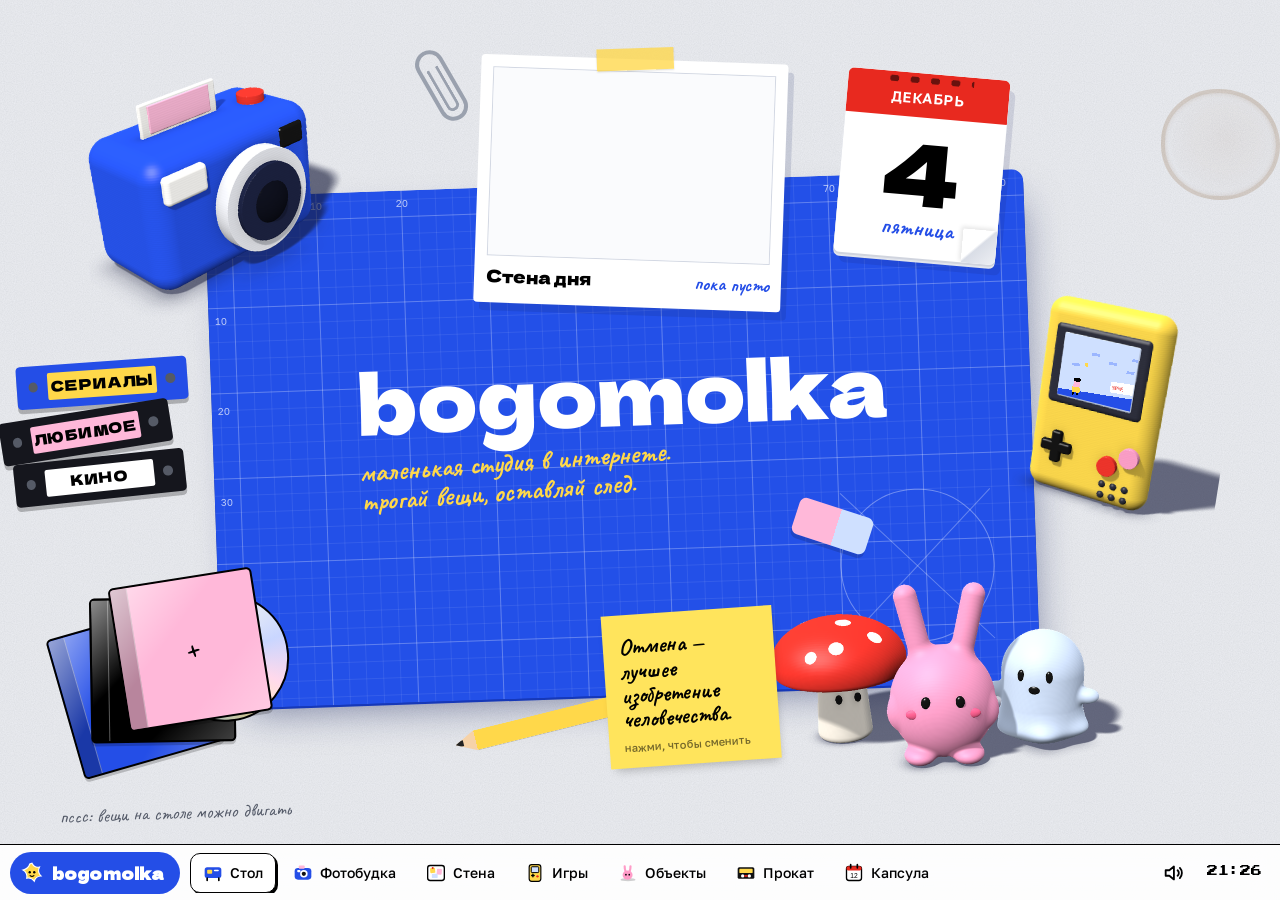
<file: index.html>
<!DOCTYPE html>
<html lang="ru">
<head>
<meta charset="utf-8">
<meta name="viewport" content="width=device-width, initial-scale=1, viewport-fit=cover">
<title>bogomolka</title>
<meta name="description" content="Маленькая интерактивная студия в интернете: фотобудка, общая стена дня, игра про жизнь дизайнера, фигурки ручной работы и видеопрокат.">
<meta name="theme-color" content="#244EE7">
<link rel="icon" href="assets/favicon.svg" type="image/svg+xml">
<link rel="preconnect" href="https://fonts.googleapis.com">
<link rel="preconnect" href="https://fonts.gstatic.com" crossorigin>
<link href="https://fonts.googleapis.com/css2?family=Caveat:wght@500;700&family=Dela+Gothic+One&family=Golos+Text:wght@400;500;600&family=Press+Start+2P&display=swap" rel="stylesheet">
<link rel="stylesheet" href="css/base.css">
<link rel="stylesheet" href="css/desk.css">
<link rel="stylesheet" href="css/booth.css">
<link rel="stylesheet" href="css/wall.css">
<link rel="stylesheet" href="css/run.css">
<link rel="stylesheet" href="css/objects.css">
<link rel="stylesheet" href="css/stuff.css">
<link rel="stylesheet" href="css/films.css">
<link rel="stylesheet" href="css/games.css">
<link rel="stylesheet" href="css/player.css">
<link rel="stylesheet" href="css/admin.css">
</head>
<body>
<a class="skip" href="#main">К содержимому</a>
<main id="main" tabindex="-1"><p class="boot">Открываю студию…</p></main>
<nav class="taskbar" id="taskbar" aria-label="Разделы"></nav>
<div id="layer-modal"></div>
<div id="toast-host" aria-live="polite"></div>
<noscript><p class="boot">Чтобы студия открылась, нужен JavaScript.</p></noscript>
<script type="module" src="js/app.js"></script>
</body>
</html>
</file>
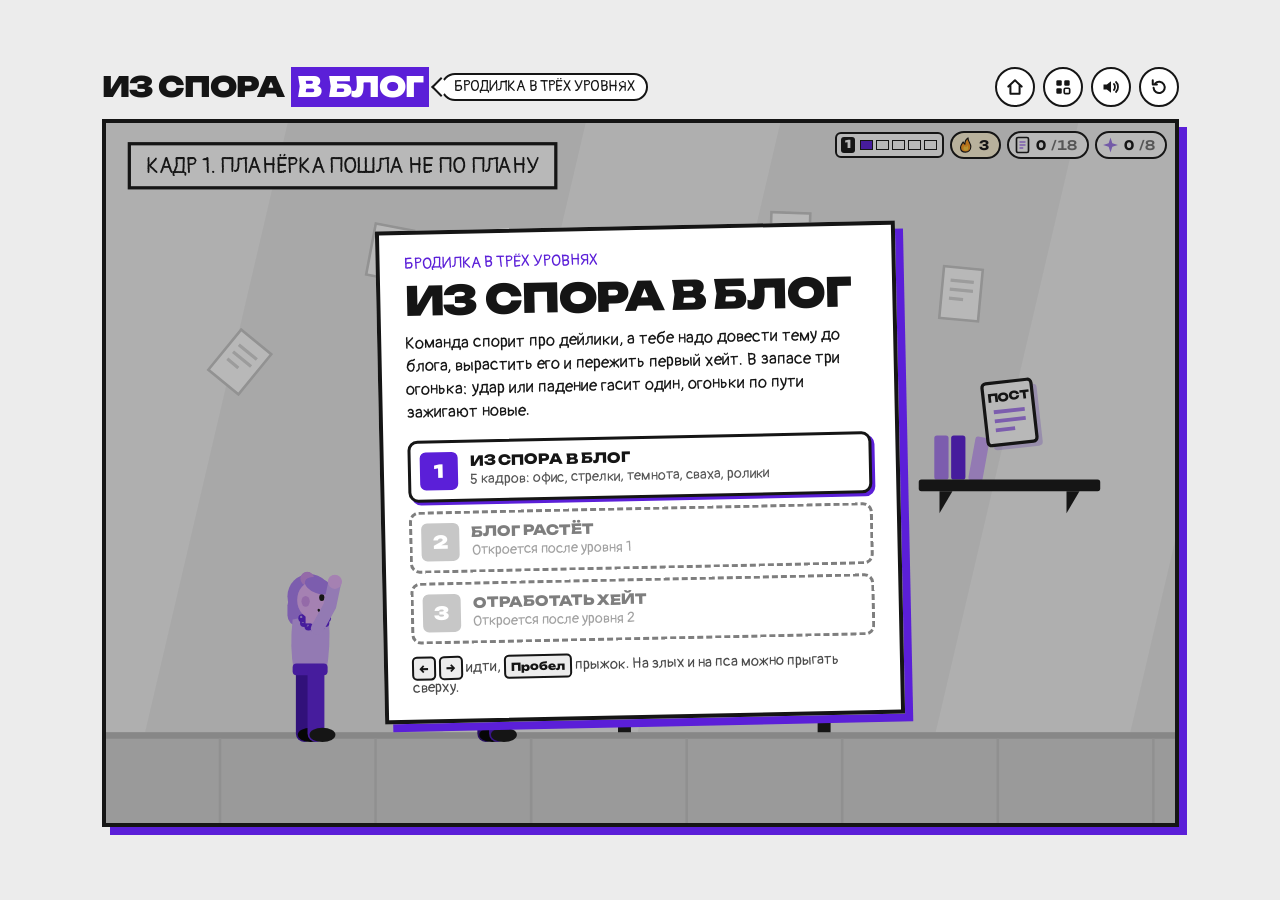
<file: blog/index.html>
<!DOCTYPE html>
<html lang="ru">
<head>
<meta charset="utf-8">
<meta name="viewport" content="width=device-width, initial-scale=1, maximum-scale=1, user-scalable=no">
<title>Из спора в блог</title>
<link rel="preconnect" href="https://fonts.googleapis.com">
<link rel="preconnect" href="https://fonts.gstatic.com" crossorigin>
<link href="https://fonts.googleapis.com/css2?family=Pangolin&family=Unbounded:wght@500;800;900&display=swap" rel="stylesheet">
<style>
:root{
  --violet:#5B1FD8;
  --violet-deep:#3D10A6;
  --lilac:#A97CF0;
  --ink:#151515;
  --paper:#ECECEC;
  --flame:#FFC93C;
  --display:"Unbounded","Arial Black",system-ui,sans-serif;
  --hand:"Pangolin","Marker Felt","Comic Sans MS",cursive;
  /* layout: one comic panel (the game) on paper, violet hard shadow; on phones the pad sits under it like a handheld */
  color-scheme:light;
}
*{box-sizing:border-box}
html,body{height:100%;margin:0;background:var(--paper);color:var(--ink);overflow:hidden;overscroll-behavior:none;-webkit-text-size-adjust:100%}
body{font-family:var(--hand);-webkit-user-select:none;user-select:none;-webkit-touch-callout:none;-webkit-tap-highlight-color:transparent}
#app{height:100%;display:flex;flex-direction:column;align-items:center;justify-content:center;gap:12px;padding:10px 16px 16px}
header{width:var(--stage-w,100%);max-width:100%;display:flex;align-items:center;justify-content:space-between;gap:12px}
.brand{display:flex;align-items:center;gap:12px;min-width:0;flex-wrap:wrap}
.logo{font:900 clamp(17px,2.4vw,28px)/1 var(--display);letter-spacing:-.03em;margin:0;text-transform:uppercase;white-space:nowrap}
.logo mark{background:var(--violet);color:#fff;padding:.06em .22em .1em;margin-left:.08em}
.tag{font:400 15px/1.1 var(--hand);text-transform:uppercase;background:#fff;border:2.5px solid var(--ink);border-radius:16px;padding:4px 11px;position:relative;white-space:nowrap}
.tag::before{content:"";position:absolute;left:-9px;top:50%;width:12px;height:12px;background:#fff;border-left:2.5px solid var(--ink);border-bottom:2.5px solid var(--ink);transform:translateY(-50%) rotate(45deg)}
.tools{display:flex;gap:8px;flex:none}
.icon-btn{width:40px;height:40px;border:2.5px solid var(--ink);background:#fff;color:var(--ink);border-radius:50%;display:grid;place-items:center;cursor:pointer;padding:0}
.icon-btn svg{width:20px;height:20px}
.icon-btn[hidden]{display:none}
.icon-btn:active{transform:translate(1px,1px)}
button:focus-visible,a:focus-visible{outline:3px solid var(--flame);outline-offset:3px}
#stage{position:relative;border:4px solid var(--ink);box-shadow:8px 8px 0 var(--violet);background:#E8E8E8;flex:none;overflow:hidden}
#cv{display:block;width:100%;height:100%}
#hud{position:absolute;top:8px;right:8px;display:flex;gap:6px;align-items:center;pointer-events:none;z-index:2;flex-wrap:wrap;justify-content:flex-end;max-width:calc(100% - 16px)}
.strip{display:flex;gap:3px;align-items:center;background:#fff;border:2.5px solid var(--ink);padding:3px 5px 3px 4px;border-radius:6px}
.strip b{font:900 11px/1 var(--display);background:var(--ink);color:#fff;border-radius:3px;padding:2px 4px 3px;margin-right:2px}
.strip i{width:13px;height:10px;border:1.5px solid var(--ink);display:block;background:#fff}
.strip i.done{background:var(--lilac)}
.strip i.now{background:var(--violet)}
.chip{display:flex;align-items:center;gap:5px;background:#fff;border:2.5px solid var(--ink);border-radius:999px;padding:3px 10px 3px 5px;font:800 13px/1 var(--display);font-variant-numeric:tabular-nums}
.chip svg{width:17px;height:18px;flex:none}
.chip span{font-weight:500;opacity:.6}
.chip.lives{background:#FFF4D6}
.chip.bump{animation:bump .45s ease}
@keyframes bump{30%{transform:scale(1.25)}60%{transform:scale(.92)}}
.overlay{position:absolute;inset:0;display:flex;padding:16px;background:rgba(21,21,21,.3);z-index:5;overflow:auto}
.overlay[hidden]{display:none}
.card{margin:auto;background:#fff;border:4px solid var(--ink);box-shadow:8px 8px 0 var(--violet);max-width:520px;width:100%;padding:20px 24px 22px;transform:rotate(-1.2deg)}
.kicker{font:400 16px/1.2 var(--hand);text-transform:uppercase;margin:0 0 8px;color:var(--violet)}
.card h2{font:900 clamp(24px,4vw,40px)/.98 var(--display);text-transform:uppercase;margin:0 0 12px;letter-spacing:-.03em;text-wrap:balance}
.lead{font:400 17px/1.35 var(--hand);margin:0 0 16px;max-width:46ch}
.play,.ghost{font:800 16px/1 var(--display);text-transform:uppercase;border:3px solid var(--ink);padding:13px 20px;border-radius:999px;cursor:pointer;letter-spacing:.01em}
.play{background:var(--violet);color:#fff;box-shadow:4px 4px 0 var(--ink)}
.ghost{background:#fff;color:var(--ink);box-shadow:4px 4px 0 var(--violet)}
.play:active,.ghost:active{transform:translate(2px,2px);box-shadow:2px 2px 0 var(--ink)}
.play[hidden],.ghost[hidden]{display:none}
.actions{display:flex;gap:12px;flex-wrap:wrap;align-items:center}
.keys{font:400 15px/1.3 var(--hand);margin:14px 0 0;color:#4a4a4a}
.keys kbd{font:800 11px/1 var(--display);border:2px solid var(--ink);border-radius:5px;padding:3px 5px;background:var(--paper);color:var(--ink)}
.touch .keys .k-desk,.keys .k-touch{display:none}
.touch .keys .k-touch{display:inline}
.levels{display:grid;gap:9px;margin:0 0 4px}
.lvl{display:flex;align-items:center;gap:12px;text-align:left;width:100%;background:#fff;border:3px solid var(--ink);border-radius:10px;padding:9px 12px 9px 9px;box-shadow:3px 3px 0 var(--violet);cursor:pointer;color:var(--ink);font:inherit}
.lvl .n{flex:none;width:38px;height:38px;display:grid;place-items:center;background:var(--violet);color:#fff;font:900 18px/1 var(--display);border-radius:6px}
.lvl b{display:block;font:800 14px/1.15 var(--display);text-transform:uppercase;letter-spacing:-.01em}
.lvl small{display:block;font:400 14.5px/1.25 var(--hand);color:#555;margin-top:2px}
.lvl:disabled{cursor:not-allowed;box-shadow:none;border-style:dashed;opacity:.55}
.lvl:disabled .n{background:#9a9a9a}
.lvl:not(:disabled):active{transform:translate(2px,2px);box-shadow:1px 1px 0 var(--violet)}
.stats{display:flex;gap:9px;margin:0 0 14px;padding:0;flex-wrap:wrap}
.stats div{border:2.5px solid var(--ink);padding:8px 11px 9px;min-width:84px;background:var(--paper)}
.stats dt{font:400 14px/1 var(--hand);text-transform:uppercase;margin-bottom:6px}
.stats dd{margin:0;font:900 21px/1 var(--display);font-variant-numeric:tabular-nums}
.stats div:first-child{background:var(--violet);color:#fff}
#pad{display:none}
.touch #pad{display:flex;align-items:center;justify-content:space-between;gap:16px}
.touch.port #pad{width:min(100%,520px);padding:2px 4px 0;flex:none}
.touch.land #pad{position:absolute;left:0;right:0;bottom:0;padding:0 12px 12px;pointer-events:none;z-index:3}
.dpad{display:flex;gap:12px;pointer-events:auto;touch-action:none}
.pbtn{width:76px;height:76px;border-radius:50%;border:3px solid var(--ink);background:var(--violet);color:#fff;display:grid;place-items:center;touch-action:none;pointer-events:auto;font:800 12px/1 var(--display);text-transform:uppercase;padding:0;box-shadow:4px 4px 0 var(--ink)}
.pbtn svg{width:30px;height:30px}
.pbtn.jump{width:96px;height:96px;background:var(--ink);border-color:var(--ink);box-shadow:4px 4px 0 var(--violet);display:flex;flex-direction:column;justify-content:center;gap:4px}
.pbtn.jump svg{width:26px;height:26px}
.pbtn.on{transform:translate(3px,3px);box-shadow:1px 1px 0 var(--ink);background:var(--violet-deep)}
.pbtn.jump.on{box-shadow:1px 1px 0 var(--violet);background:#333}
.touch.land .pbtn{width:62px;height:62px;background:rgba(91,31,216,.45);border-color:rgba(255,255,255,.9);box-shadow:none}
.touch.land .pbtn.jump{width:76px;height:76px;background:rgba(21,21,21,.45)}
.touch.land .pbtn.on{background:rgba(61,16,166,.85)}
@media (max-height:520px){
  #app{padding:6px 12px 10px;gap:6px}
  .tag{display:none}
  .icon-btn{width:32px;height:32px}
  .icon-btn svg{width:16px;height:16px}
  #stage{box-shadow:5px 5px 0 var(--violet)}
  .card{padding:14px 18px 16px}
  .card h2{font-size:22px;margin-bottom:8px}
  .lead{font-size:15px;margin-bottom:10px}
  .keys{margin-top:8px;font-size:14px}
  .play,.ghost{padding:10px 16px;font-size:14px}
  .lvl{padding:6px 10px 6px 7px}
  .lvl .n{width:30px;height:30px;font-size:15px}
  .lvl small{display:none}
  .stats div{padding:6px 9px 7px;min-width:70px}
  .stats dd{font-size:18px}
}
@media (max-width:480px){
  .tag{display:none}
  .chip{font-size:12px;padding:2px 8px 2px 4px}
  .strip i{width:10px}
  .lead{font-size:15px;margin-bottom:12px}
  .card{padding:14px 14px 16px;box-shadow:5px 5px 0 var(--violet)}
  .card h2{font-size:24px}
  #intro .keys,.lvl small{display:none}
  .lvl{padding:6px 10px 6px 7px}
  .lvl .n{width:30px;height:30px;font-size:15px}
  .stats{display:grid;grid-template-columns:repeat(4,1fr);gap:6px}
  .stats div{min-width:0;padding:6px 6px 7px}
  .stats dt{font-size:11.5px;overflow-wrap:anywhere}
  .stats dd{font-size:15px}
  #done .lead,#over .lead{font-size:14.5px}
}
@media (prefers-reduced-motion: reduce){
  .card{transform:none}
  .chip.bump{animation:none}
}
</style>
</head>
<body>
<div id="app">
  <header id="top">
    <div class="brand">
      <h1 class="logo">Из спора <mark>в блог</mark></h1>
      <span class="tag">бродилка в трёх уровнях</span>
    </div>
    <div class="tools">
      <a class="icon-btn" id="homeLink" href="../" aria-label="В студию bogomolka" title="В студию" hidden><svg viewBox="0 0 24 24" aria-hidden="true"><path d="M4 11.5 12 4l8 7.5M6.5 9.5V20h11V9.5" stroke="currentColor" stroke-width="2.4" fill="none" stroke-linecap="round" stroke-linejoin="round"/></svg></a>
      <button class="icon-btn" id="menuBtn" type="button" aria-label="Уровни" title="Уровни"><svg viewBox="0 0 24 24" aria-hidden="true"><rect x="4" y="4" width="6.5" height="6.5" rx="1.5" fill="currentColor"/><rect x="13.5" y="4" width="6.5" height="6.5" rx="1.5" fill="currentColor"/><rect x="4" y="13.5" width="6.5" height="6.5" rx="1.5" fill="currentColor"/><rect x="13.5" y="13.5" width="6.5" height="6.5" rx="1.5" fill="none" stroke="currentColor" stroke-width="2"/></svg></button>
      <button class="icon-btn" id="soundBtn" type="button" aria-label="Звук включён" aria-pressed="true">
        <svg viewBox="0 0 24 24" aria-hidden="true"><path d="M3 9h4l5-4v14l-5-4H3z" fill="currentColor"/><path id="sndWaves" d="M15.5 8.5c1.6 1.2 1.6 5.8 0 7M18 6c3.2 2.8 3.2 9.2 0 12" stroke="currentColor" stroke-width="2.2" fill="none" stroke-linecap="round"/><path id="sndOff" d="M15.5 9l5 6M20.5 9l-5 6" stroke="currentColor" stroke-width="2.2" stroke-linecap="round" style="display:none"/></svg>
      </button>
      <button class="icon-btn" id="restartBtn" type="button" aria-label="Уровень заново" title="Уровень заново">
        <svg viewBox="0 0 24 24" aria-hidden="true"><path d="M5.5 13a6.7 6.7 0 1 0 1.9-5.2" stroke="currentColor" stroke-width="2.4" fill="none" stroke-linecap="round"/><path d="M4.5 4v5h5" stroke="currentColor" stroke-width="2.4" fill="none" stroke-linecap="round" stroke-linejoin="round"/></svg>
      </button>
    </div>
  </header>

  <main id="stage">
    <canvas id="cv" role="img" aria-label="Игровое поле: героиня идёт по кадрам комикса"></canvas>
    <div id="hud">
      <div class="strip" id="strip" aria-label="Кадр"></div>
      <div class="chip lives" id="livesChip" aria-label="Огоньки-жизни"><svg viewBox="0 0 24 24" aria-hidden="true"><path d="M12 22c-4.2 0-7-2.8-7-6.6 0-3.3 2.3-5.2 3.7-7.7.5 1.6 1.3 2.6 2.4 3.1C11 7 12.6 4 15.6 2c-.3 3 1 5.2 2.3 7.2 1 1.6 1.6 3.4 1.6 5.4 0 4.3-3.2 7.4-7.5 7.4z" fill="#FF9A1F" stroke="#151515" stroke-width="1.6" stroke-linejoin="round"/><path d="M12.2 20c-1.9 0-3.2-1.2-3.2-3 0-1.7 1.3-2.7 2-4 .5 1.2 1.3 1.8 2.2 2 .4-1 .9-1.8 1.7-2.5.3 1.3 1 2.2 1 3.7 0 2.2-1.6 3.8-3.7 3.8z" fill="#FFC93C"/></svg><b id="nLives">3</b></div>
      <div class="chip" aria-label="Собрано постов"><svg viewBox="0 0 20 24" aria-hidden="true"><rect x="2" y="2" width="16" height="20" rx="2" fill="#fff" stroke="#151515" stroke-width="2.2"/><path d="M6 8h8M6 12h8M6 16h5" stroke="#A97CF0" stroke-width="2.2"/></svg><b id="nPosts">0</b><span id="tPosts">/18</span></div>
      <div class="chip" id="bonusChip"><span id="bIcon" style="display:flex"></span><b id="nBonus">0</b><span id="tBonus">/8</span></div>
    </div>

    <section class="overlay" id="intro" aria-labelledby="introTitle">
      <div class="card">
        <p class="kicker">Бродилка в трёх уровнях</p>
        <h2 id="introTitle">Из спора в блог</h2>
        <p class="lead">Команда спорит про дейлики, а тебе надо довести тему до блога, вырастить его и пережить первый хейт. В запасе три огонька: удар или падение гасит один, огоньки по пути зажигают новые.</p>
        <button class="play" id="resumeBtn" type="button" hidden style="margin-bottom:12px">Продолжить</button>
        <div class="levels" id="levelList"></div>
        <p class="keys"><span class="k-desk"><kbd>←</kbd> <kbd>→</kbd> идти, <kbd>Пробел</kbd> прыжок. На злых и на пса можно прыгать сверху.</span><span class="k-touch">Внизу кнопки: стрелки — идти, большая — прыжок. На злых и на пса можно прыгать сверху.</span></p>
      </div>
    </section>

    <section class="overlay" id="done" hidden aria-labelledby="doneTitle">
      <div class="card">
        <p class="kicker" id="dKicker">Уровень пройден</p>
        <h2 id="doneTitle">Пост опубликован!</h2>
        <dl class="stats">
          <div><dt>Посты</dt><dd id="dPosts">0/18</dd></div>
          <div><dt id="dBonusLabel">Идеи</dt><dd id="dBonus">0/8</dd></div>
          <div><dt id="dThirdLabel">Огоньки</dt><dd id="dThird">3</dd></div>
          <div><dt>Время</dt><dd id="dTime">0:00</dd></div>
        </dl>
        <p class="lead" id="dLine"></p>
        <div class="actions"><button class="play" id="nextBtn" type="button">Дальше</button><button class="ghost" id="replayBtn" type="button">Ещё раз</button></div>
      </div>
    </section>

    <section class="overlay" id="over" hidden aria-labelledby="overTitle">
      <div class="card">
        <p class="kicker">Огоньки погасли</p>
        <h2 id="overTitle">Пост не вышел</h2>
        <p class="lead" id="oLine">Сегодня победили стулья. Можно продолжить с последнего чекпоинта: собранные посты останутся, огоньков снова будет три.</p>
        <div class="actions"><button class="play" id="cpBtn" type="button">С чекпоинта</button><button class="ghost" id="lvlAgainBtn" type="button">Уровень заново</button></div>
      </div>
    </section>
  </main>

  <div id="pad" aria-hidden="true">
    <div class="dpad" id="dpad">
      <button class="pbtn" id="padL" type="button" tabindex="-1"><svg viewBox="0 0 24 24"><path d="M15.5 4.5 7 12l8.5 7.5z" fill="currentColor"/></svg></button>
      <button class="pbtn" id="padR" type="button" tabindex="-1"><svg viewBox="0 0 24 24"><path d="M8.5 4.5 17 12l-8.5 7.5z" fill="currentColor"/></svg></button>
    </div>
    <button class="pbtn jump" id="padJ" type="button" tabindex="-1"><svg viewBox="0 0 24 24"><path d="M12 4 4.5 13h5v7h5v-7h5z" fill="currentColor"/></svg>прыжок</button>
  </div>
</div>

<script>
(() => {
'use strict';
const $ = s => document.querySelector(s);
const cv = $('#cv'), ctx = cv.getContext('2d');
const fog = document.createElement('canvas'), fctx = fog.getContext('2d');
const stage = $('#stage'), app = $('#app'), pad = $('#pad'), headerEl = $('#top');

/* ---------- palette & world constants ---------- */
const TAU = Math.PI * 2, VH = 540, GY = 470, MAX_LIVES = 5;
const INK = '#151515', VIO = '#5B1FD8', VIO_D = '#3D10A6', VIO_M = '#7A45EA', LIL = '#A97CF0', LIL_L = '#C9A6F7';
const BLUSH = '#E4B0F6', BLUSH_D = '#CB8FE8', FLAME = '#FFC93C', FLAME_D = '#FF9A1F';
const YEL = '#F8D24B', RED = '#F04438', RED_D = '#C42A22';
const HAND = '"Pangolin","Marker Felt","Comic Sans MS",cursive';
const DISP = '"Unbounded","Arial Black",sans-serif';
const reduceMotion = matchMedia('(prefers-reduced-motion: reduce)').matches;

const rnd = (a, b) => a + Math.random() * (b - a);
const clamp = (v, a, b) => v < a ? a : v > b ? b : v;
const lerp = (a, b, t) => a + (b - a) * t;
const pick = a => a[Math.floor(Math.random() * a.length)];

const PAPERS = Array.from({ length: 14 }, (_, i) => ({ ax: 90 + i * 150 + rnd(-40, 40), y: rnd(60, 330), r: rnd(-0.6, 0.6), ph: rnd(0, TAU) }));
const SHEETS = [{ ax: 2380, y: 150, r: -0.15 }, { ax: 2900, y: 110, r: 0.12 }, { ax: 3360, y: 175, r: -0.08 }, { ax: 3820, y: 120, r: 0.17 }, { ax: 4270, y: 165, r: -0.12 }];
const MOTES = Array.from({ length: 46 }, () => ({ x: rnd(4420, 6780), y: rnd(20, 450), ph: rnd(0, TAU), r: rnd(1, 2.4) }));

const INTRO = 'Мы в команде спорим, нужны ли нам дейлики. Как можно использовать эту тему в блоге?';
const SV1 = 'Я профессиональная сваха. Вместо свиданий — собеседования, вместо колец — офферы';
const SV2 = 'А тебе сосватаю тему с идеями. Лови ролики — блог ждёт!';

const LOOKS = {
  hero: { skin: BLUSH, skinD: BLUSH_D, hair: VIO, hairD: VIO_D, top: '#161616', topD: '#000', inner: LIL, pants: '#4A16B8', pantsD: '#2F0D80', shoe: '#161616', style: 'curly', beads: true, blush: true },
  lav: { skin: BLUSH, skinD: BLUSH_D, hair: LIL, hairD: '#8656E6', top: LIL_L, topD: LIL, pants: VIO, pantsD: VIO_D, shoe: '#161616', style: 'bob', beads: true },
  thrower: { skin: BLUSH, skinD: BLUSH_D, hair: '#161616', hairD: '#000', top: '#161616', topD: '#000', pants: '#2B2B2B', pantsD: '#111', shoe: VIO, style: 'spiky' },
  jumper: { skin: BLUSH, skinD: BLUSH_D, hair: '#161616', hairD: '#000', top: '#6A2DE6', topD: '#4A16B8', pants: VIO_D, pantsD: '#2A0B73', shoe: '#161616', style: 'short' },
  chatty: { skin: BLUSH, skinD: BLUSH_D, hair: VIO_D, hairD: '#250873', top: LIL, topD: '#8656E6', pants: '#161616', pantsD: '#000', shoe: VIO, style: 'short' },
  guy: { skin: BLUSH, skinD: BLUSH_D, hair: '#161616', hairD: '#000', top: '#B58AF3', topD: '#9566EC', pants: VIO, pantsD: VIO_D, shoe: '#161616', style: 'short' },
  svaha: { skin: BLUSH, skinD: BLUSH_D, hair: '#161616', hairD: '#2B2B2B', top: VIO, topD: VIO_D, pants: '#161616', pantsD: '#000', shoe: '#161616', style: 'bun', glasses: true, blush: true },
  beanie: { skin: BLUSH, skinD: BLUSH_D, hair: '#6A2DE6', hairD: VIO_D, top: VIO_M, topD: VIO, pants: '#161616', pantsD: '#000', shoe: '#161616', style: 'beanie', glasses: true, glassesC: INK },
  spiky: { skin: BLUSH, skinD: BLUSH_D, hair: LIL, hairD: VIO_M, top: '#161616', topD: '#000', pants: VIO_D, pantsD: '#2A0B73', shoe: '#161616', style: 'spikyL' },
  plateGuy: { skin: BLUSH, skinD: BLUSH_D, hair: '#161616', hairD: '#000', top: VIO, topD: VIO_D, pants: '#161616', pantsD: '#000', shoe: '#161616', style: 'bowl' },
  skeptic: { skin: BLUSH, skinD: BLUSH_D, hair: '#F2F2F2', hairD: '#D4D4D4', top: LIL, topD: '#8656E6', pants: VIO_D, pantsD: '#2A0B73', shoe: '#161616', style: 'white' },
};

const ROPE = { x0: 5340, x1: 6800, y: 330, sag: 90 };
const ropeY = x => ROPE.y + ROPE.sag * Math.sin(Math.PI * clamp((x - ROPE.x0) / (ROPE.x1 - ROPE.x0), 0, 1));
const PHOTOS = Array.from({ length: 7 }, (_, i) => {
  const cx = 5450 + i * 205;
  return { x: cx - 60, y: Math.round(ropeY(cx) + 10), w: 120, k: 'photo', img: ['flag', 'head', 'night', 'heart', 'flag', 'night', 'head'][i], sway: i * 0.9, loose: [2, 4, 5].includes(i) };
});
const ICONS = {
  idea: '<svg viewBox="0 0 24 24" aria-hidden="true"><path d="M12 1.5 14.6 9.4 22.5 12 14.6 14.6 12 22.5 9.4 14.6 1.5 12 9.4 9.4Z" fill="#5B1FD8"/></svg>',
  topic: '<svg viewBox="0 0 24 24" aria-hidden="true"><path d="M3 5a2 2 0 012-2h14a2 2 0 012 2v9a2 2 0 01-2 2h-8l-5 4v-4H5a2 2 0 01-2-2z" fill="#5B1FD8"/><path d="M7 8h10M7 11.5h6" stroke="#fff" stroke-width="2" stroke-linecap="round"/></svg>',
  clap: '<svg viewBox="0 0 24 24" aria-hidden="true"><circle cx="12" cy="12" r="10" fill="#fff" stroke="#151515" stroke-width="2"/><path d="M8 15v-4.5a1.3 1.3 0 012.6 0V9a1.3 1.3 0 012.6 0v.5a1.3 1.3 0 012.6 0V15a3.5 3.5 0 01-3.5 3.5h-1.7A2.6 2.6 0 018 15z" fill="#F8D24B" stroke="#151515" stroke-width="1.2"/></svg>',
};

const LEVELS = [
  {
    id: 1, title: 'Из спора в блог', sub: '5 кадров: офис, стрелки, темнота, сваха, ролики',
    end: 11800, start: 330,
    zones: [
      { x0: 0, x1: 2200, kind: 'office', cap: 'Кадр 1. Планёрка пошла не по плану' },
      { x0: 2200, x1: 4400, kind: 'posts', cap: 'Кадр 2. Посты разлетелись' },
      { x0: 4400, x1: 6800, kind: 'dark', cap: 'Кадр 3. Без идей темно', capDark: true },
      { x0: 6800, x1: 8000, kind: 'match', cap: 'Кадр 4. Нужна сваха' },
      { x0: 8000, x1: 11800, kind: 'rush', cap: 'Кадр 5. В блог на полной скорости', capDark: true },
    ],
    ground: [[0, 2700], [2900, 3300], [3550, 3900], [4100, 5050], [5250, 5650], [5900, 6150], [6350, 11800]],
    plats: [
      { x: 420, y: 380, w: 180, k: 'desk' }, { x: 660, y: 275, w: 140, k: 'shelf' }, { x: 880, y: 380, w: 200, k: 'desk', mon: true },
      { x: 1120, y: 265, w: 150, k: 'shelf' }, { x: 1340, y: 380, w: 190, k: 'desk' }, { x: 1580, y: 270, w: 150, k: 'shelf' },
      { x: 1820, y: 380, w: 180, k: 'desk', mon: true },
      { x: 2420, y: 360, w: 170, k: 'arrow' }, { x: 2650, y: 400, w: 200, k: 'arrow' }, { x: 2980, y: 330, w: 150, k: 'arrow' },
      { x: 3150, y: 235, w: 140, k: 'arrow' }, { x: 3335, y: 420, w: 150, k: 'arrow', move: { ax: 'y', a: 300, b: 420, T: 3.2 } },
      { x: 3620, y: 345, w: 150, k: 'arrow' }, { x: 3780, y: 255, w: 150, k: 'arrow' },
      { x: 3880, y: 405, w: 130, k: 'arrow', move: { ax: 'x', a: 3880, b: 3990, T: 3.0 } },
      { x: 5070, y: 400, w: 140, k: 'ledge' }, { x: 5300, y: 340, w: 150, k: 'ledge' }, { x: 5480, y: 240, w: 140, k: 'ledge' },
      { x: 5690, y: 395, w: 160, k: 'ledge' }, { x: 5800, y: 295, w: 130, k: 'ledge' }, { x: 6180, y: 385, w: 150, k: 'ledge' },
      { x: 6450, y: 335, w: 150, k: 'ledge' }, { x: 6600, y: 235, w: 130, k: 'ledge' },
      { x: 6950, y: 370, w: 110, k: 'cabinet' },
    ],
    posts: [[730, 225], [980, 330], [1195, 215], [1655, 220], [2080, 420], [2505, 310], [2750, 350], [3055, 280], [3220, 185], [3410, 250], [3855, 205],
      [5550, 190], [6665, 185], [7005, 320], [8700, 320], [9520, 320], [9960, 300], [10820, 320]],
    bonus: { kind: 'idea', label: 'Идеи', items: [[4830, 410], [5140, 350], [5375, 280], [5765, 345], [5865, 245], [6050, 410], [6255, 335], [6525, 280]] },
    flames: [[2600, 300], [7650, 420]],
    cps: [330, 2260, 3600, 4460, 5260, 5950, 6860, 8060, 9800].map(x => ({ x, y: GY })),
    doubts: [{ x0: 4800, x1: 5030, label: 'Банально' }, { x0: 5260, x1: 5640, label: 'Не зайдёт' }, { x0: 5910, x1: 6140, label: 'Уже было' }, { x0: 6370, x1: 6780, label: 'Кому это надо?' }],
    obst: [{ x: 8700, k: 'cal' }, { x: 9060, k: 'stack' }, { x: 9520, k: 'cal' }, { x: 9960, k: 'stack' }, { x: 10460, k: 'cal' }, { x: 10820, k: 'stack' }],
    spawners: [{ kind: 'rollchair', x0: 8300, x1: 10950, every: [2.3, 3.3] }],
    npcs: () => [
      { id: 'lav', look: LOOKS.lav, x: 190, y: GY, s: 1, face: 1, pose: 'up', line: 'Без дейликов — хаос!', off: 0.4 },
      { id: 'thr', look: LOOKS.thrower, x: 1290, y: GY, s: 1.05, face: -1, pose: 'throw', line: 'Дейлики — зло!', thrower: true, throwKind: 'chair', cool: 1, wind: 0, empty: 0, off: 1.7 },
      { id: 'jmp', look: LOOKS.jumper, x: 1440, y: 380, s: 1, face: -1, pose: 'up', line: 'Пять минут, не больше!', jumper: true, off: 3.1 },
      { id: 'cht', look: LOOKS.chatty, x: 2060, y: GY, s: 1, face: -1, pose: 'throw', line: 'Давайте в чатике?', thrower: true, throwKind: 'chair', cool: 1.5, wind: 0, empty: 0, off: 0.9 },
      { id: 'guy', look: LOOKS.guy, x: 2360, y: GY, s: 1, face: 1, pose: 'reach', line: 'Хватай пост!', off: 2.2 },
      { id: 'sv', look: LOOKS.svaha, x: 7480, y: GY, s: 1.18, face: -1, custom: 'sv' },
    ],
    finish: { x: 11350, kind: 'publish', at: 11288 },
    intro: [[INTRO, 6.5], ['Соберу посты — и в блог!', 2.6]],
    story: [
      { x: 2250, f: () => say('Ого, посты разлетелись по стрелкам!', 3) },
      { x: 4440, f: () => say('Темно. Где-то тут были идеи…', 3) },
      { x: 6850, f: () => say('Кто это там на телефоне?', 2.2) },
      { x: 8010, f: () => { if (!P.hasSkates) equipSkates(true); else say('В блог!!!', 2); } },
    ],
    done: { kicker: 'Уровень 1 пройден', title: 'Пост опубликован!', line: 'Тема про дейлики стала постом.' },
  },
  {
    id: 2, title: 'Блог растёт', sub: '3 кадра: личные темы, три навыка, гайд со снимками',
    end: 7800, start: 330,
    zones: [
      { x0: 0, x1: 2500, kind: 'personal', cap: 'Кадр 1. Личные темы' },
      { x0: 2500, x1: 5000, kind: 'skills', cap: 'Кадр 2. Три навыка', capDark: true },
      { x0: 5000, x1: 7800, kind: 'guide', cap: 'Кадр 3. Гайд со снимками' },
    ],
    ground: [[0, 3280], [4560, 5380], [6760, 7800]],
    plats: [
      { x: 520, y: 385, w: 200, k: 'table', lap: true }, { x: 760, y: 270, w: 150, k: 'shelf' },
      { x: 1000, y: 385, w: 180, k: 'table', mug: true }, { x: 1250, y: 205, w: 150, k: 'shelf' }, { x: 1420, y: 385, w: 170, k: 'table' },
      { x: 2900, y: 400, w: 380, k: 'brick', label: 'общие знания', yellow: true },
      { x: 3330, y: 300, w: 360, k: 'brick', label: 'насмотренность' },
      { x: 3740, y: 200, w: 380, k: 'brick', label: 'работа со смыслами' },
      { x: 4170, y: 300, w: 160, k: 'brick' }, { x: 4380, y: 390, w: 150, k: 'brick' },
      ...PHOTOS,
    ],
    posts: [[620, 335], [835, 220], [1090, 335], [1325, 150], [2350, 420], [3100, 350], [3510, 250], [3930, 150], [4250, 250],
      [5250, 420], [5450, 310], [5860, 360], [6270, 375], [6980, 420]],
    bonus: { kind: 'topic', label: 'Темы', items: [[450, 420], [1500, 300], [3305, 300], [3715, 200], [4800, 420], [5655, 300], [6475, 300], [6680, 280]] },
    flames: [[1600, 170], [6065, 300]],
    cps: [{ x: 330, y: GY }, { x: 2600, y: GY }, { x: 3500, y: 300 }, { x: 4600, y: GY }, { x: 5200, y: GY }, { x: 6850, y: GY }],
    dogs: [{ x0: 350, x1: 1700 }],
    spawners: [{ kind: 'stud', x0: 2650, x1: 4150, every: [2.6, 3.4], from: [4090, 200] }],
    npcs: () => [
      { id: 'beanie', look: LOOKS.beanie, x: 2080, y: GY, s: 1.15, face: -1, custom: 'desk2', line: 'Надо спросить у людей, как тебя отучить ставить лапы на стол', off: 0.3 },
      { id: 'cat', x: 3600, y: 300, custom: 'cat', line: 'Насмотренность — это смотреть, смотреть и ещё раз смотреть', off: 0, cyc: 7, on: 3.2 },
      { id: 'man', x: 3800, y: 200, custom: 'man', line: 'Работа со смыслами — самый редкий навык', off: 3.6, cyc: 7, on: 3.2 },
    ],
    finish: { x: 7120, kind: 'console', at: 7080 },
    intro: [['Блог запущен. Теперь — о чём писать?', 3.2], ['Начну с личного.', 2.2]],
    story: [
      { x: 2560, f: () => say('Три навыка. Лезу по кирпичикам наверх!', 2.8) },
      { x: 5060, f: () => say('Гайд по съёмке. Осторожно: некоторые снимки держатся на одной прищепке!', 3.6) },
    ],
    done: { kicker: 'Уровень 2 пройден', title: 'Гайд готов!', line: 'Личные темы, три навыка и гайд со снимками уже в блоге.' },
  },
  {
    id: 3, title: 'Отработать хейт', sub: '2 кадра: нецифровые метрики и тарелка хейта',
    end: 6600, start: 520,
    zones: [
      { x0: 0, x1: 2700, kind: 'metrics', cap: 'Кадр 1. Нецифровые метрики', capDark: true },
      { x0: 2700, x1: 6600, kind: 'hate', cap: 'Кадр 2. Отработать хейт', capDark: true },
    ],
    ground: [[0, 1550], [1800, 3500], [3720, 4500], [4720, 6600]],
    plats: [
      { x: 700, y: 420, w: 110, k: 'paper', move: { ax: 'y', a: 230, b: 420, T: 3.4 } },
      { x: 1190, y: 420, w: 110, k: 'paper', move: { ax: 'y', a: 210, b: 420, T: 3.0, ph: 1.5 } },
      { x: 1560, y: 400, w: 120, k: 'tag', move: { ax: 'x', a: 1560, b: 1680, T: 2.6 } },
      { x: 2100, y: 345, w: 130, k: 'tag' },
      { x: 3200, y: 345, w: 140, k: 'dish' }, { x: 3540, y: 400, w: 130, k: 'dish' }, { x: 4100, y: 335, w: 140, k: 'dish' },
      { x: 4540, y: 390, w: 130, k: 'dish', move: { ax: 'x', a: 4540, b: 4600, T: 2.4 } }, { x: 5100, y: 345, w: 140, k: 'dish' },
    ],
    posts: [[600, 420], [755, 180], [1245, 160], [1620, 340], [2165, 295], [2560, 420], [3270, 295], [3605, 350], [4170, 285], [4605, 330], [5170, 295], [5450, 420]],
    bonus: { kind: 'clap', label: 'Хлопки', items: [[1000, 420], [1460, 420], [1740, 300], [2290, 250], [2600, 330], [2950, 330], [3900, 420], [4900, 300], [5300, 330]] },
    flames: [[1245, 112], [4170, 200]],
    cps: [{ x: 520, y: GY }, { x: 1850, y: GY }, { x: 2750, y: GY }, { x: 3760, y: GY }, { x: 4760, y: GY }],
    zaps: [{ x0: 620, x1: 900, ph: 0 }, { x0: 1100, x1: 1400, ph: 1.1 }, { x0: 2050, x1: 2350, ph: 2.0 }],
    blobs: [{ x0: 2850, x1: 3150 }, { x0: 3760, x1: 4050 }, { x0: 4250, x1: 4480 }, { x0: 4780, x1: 5050 }, { x0: 5200, x1: 5480 }],
    npcs: () => [
      { id: 'spiky', look: LOOKS.spiky, x: 300, y: GY, s: 1.12, face: -1, custom: 'desk3', line: 'Офферы, ивенты и хлопки — тоже метрики!', off: 0.5 },
      { id: 'plate', look: LOOKS.plateGuy, x: 5700, y: GY, s: 1.15, face: -1, custom: 'plate', thrower: true, throwKind: 'blob', range: [-820, -70], line: 'Угощайся, свежий хейт!', cool: 1, wind: 0, empty: 0, off: 1.2 },
      { id: 'skeptic', look: LOOKS.skeptic, x: 6120, y: GY, s: 1.15, face: -1, custom: 'skeptic', line: 'Ну-ну. И что ты на это ответишь?', off: 3 },
    ],
    finish: { x: 6120, kind: 'skeptic', at: 5990 },
    intro: [['Блог растёт, а с ним и комментарии…', 3], ['Сначала посчитаю метрики. Не цифрами!', 2.6]],
    story: [
      { x: 2760, f: () => say('Хейт летит с тарелки. Прыгаю сверху — и он отработан!', 3.4) },
    ],
    done: { kicker: 'Уровень 3 пройден · игра пройдена', title: 'Хейт отработан!', line: 'Блог живёт, хейт отработан, скептик подписался.' },
  },
];

/* ---------- state ---------- */
let S = 1, viewW = 960, dpr = 1;
let LV = LEVELS[0], lvIdx = 0, GR = [], W, P;
let state = 'intro', time = 0, worldT = 0, camX = 0, shake = 0, winning = false, winT = 0, dead = false, deadT = 0;
let lives = 3, stats = { posts: 0, bonus: 0, hate: 0 };
let H = { bubble: null, queue: [] };
let heroTip = null, lastT = 0, hudL = 1e9, hudB = 0, hudKey = '';

function makeWorld() {
  const w = {
    plats: LV.plats.map(p => ({ ...p, dx: 0, dy: 0, bx: p.x, by: p.y, state: 'idle', t: 0, vy: 0, off: false })),
    posts: LV.posts.map(([x, y], i) => ({ id: i, x, y, taken: false, ph: rnd(0, TAU) })),
    bonus: LV.bonus.items.map(([x, y], i) => ({ id: i, x, y, taken: false, ph: rnd(0, TAU) })),
    flames: (LV.flames || []).map(([x, y], i) => ({ id: i, x, y, taken: false, ph: rnd(0, TAU) })),
    doubts: (LV.doubts || []).map(d => ({ ...d, x: (d.x0 + d.x1) / 2, dir: 1, scared: 0, t: rnd(0, 5) })),
    dogs: (LV.dogs || []).map(d => ({ ...d, x: (d.x0 + d.x1) / 2, y: GY, vy: 0, dir: 1, ph: 0, hopT: rnd(1.5, 2.5), boop: 0 })),
    blobs: (LV.blobs || []).map(b => ({ ...b, x: (b.x0 + b.x1) / 2, y: GY, vx: 0, vy: 0, dir: Math.random() < 0.5 ? -1 : 1, hopT: rnd(0.3, 1.2), squash: 0, thrown: false, dead: false, t: 0 })),
    zaps: (LV.zaps || []).map(z => ({ ...z })),
    obst: LV.obst || [],
    chairs: [], studs: [], warns: [], pops: [], dust: [], lines: [], confetti: [],
    npcs: LV.npcs(),
    spawn: (LV.spawners || []).map(s => ({ ...s, t: 1.2 })),
    fired: new Set(), flash: 0, won: false,
    finish: { ...LV.finish, press: 0 },
  };
  if (LV.id === 1) {
    w.hand = { x: 4640, out: 0, taken: false };
    w.skates = { x: 7800, y: -80, vy: 0, active: false, taken: false };
    w.sv = { phase: 0, t: 0 };
  }
  return w;
}
function makePlayer() {
  return { x: LV.start, y: GY, prevY: GY, vx: 0, vy: 0, onGround: true, ground: null, face: 1, coyote: 0, jumpBuf: 0, inv: 0, stun: 0, ph: 0, hasFlash: false, hasSkates: false, cp: LV.cps[0] };
}
function loadLevel(i, keepLives) {
  lvIdx = clamp(i, 0, LEVELS.length - 1); LV = LEVELS[lvIdx];
  GR = LV.ground.map(([a, b]) => ({ x0: a, x1: b, isGround: true }));
  W = makeWorld(); P = makePlayer(); P.ground = support(P.x);
  lives = keepLives ? Math.max(3, lives) : 3;
  stats = { posts: 0, bonus: 0, hate: 0 }; time = 0; camX = 0; shake = 0; winning = false; winT = 0; dead = false; deadT = 0;
  H = { bubble: null, queue: [] }; heroTip = null;
  buildHud(); hud(true);
}
/* ---------- input ---------- */
const keys = { left: false, right: false, jump: false };
const touch = { left: false, right: false, jump: false };
const inLeft = () => keys.left || touch.left, inRight = () => keys.right || touch.right, inJump = () => keys.jump || touch.jump;
function pressJump() { if (P) P.jumpBuf = 0.13; }
const KEYMAP = { ArrowLeft: 'left', KeyA: 'left', ArrowRight: 'right', KeyD: 'right', Space: 'jump', ArrowUp: 'jump', KeyW: 'jump' };
addEventListener('keydown', e => {
  const k = KEYMAP[e.code];
  if (!k) return;
  if (state === 'play') e.preventDefault();
  if (k === 'jump' && !keys.jump) pressJump();
  keys[k] = true;
});
addEventListener('keyup', e => { const k = KEYMAP[e.code]; if (k) keys[k] = false; });
addEventListener('blur', () => { keys.left = keys.right = keys.jump = false; touch.left = touch.right = touch.jump = false; });

const dpad = $('#dpad'), padL = $('#padL'), padR = $('#padR'), padJ = $('#padJ');
const dpadPtr = new Map();
function dpadEval() {
  let l = false, r = false;
  const rect = dpad.getBoundingClientRect(), mid = rect.left + rect.width / 2;
  for (const x of dpadPtr.values()) { if (x < mid) l = true; else r = true; }
  touch.left = l; touch.right = r;
  padL.classList.toggle('on', l); padR.classList.toggle('on', r);
}
dpad.addEventListener('pointerdown', e => { e.preventDefault(); ensureAudio(); try { dpad.setPointerCapture(e.pointerId); } catch (_) {} dpadPtr.set(e.pointerId, e.clientX); dpadEval(); });
dpad.addEventListener('pointermove', e => { if (dpadPtr.has(e.pointerId)) { dpadPtr.set(e.pointerId, e.clientX); dpadEval(); } });
['pointerup', 'pointercancel', 'lostpointercapture'].forEach(t => dpad.addEventListener(t, e => { dpadPtr.delete(e.pointerId); dpadEval(); }));
const jPtr = new Set();
padJ.addEventListener('pointerdown', e => { e.preventDefault(); ensureAudio(); try { padJ.setPointerCapture(e.pointerId); } catch (_) {} if (!jPtr.size) pressJump(); jPtr.add(e.pointerId); touch.jump = true; padJ.classList.add('on'); });
['pointerup', 'pointercancel', 'lostpointercapture'].forEach(t => padJ.addEventListener(t, e => { jPtr.delete(e.pointerId); if (!jPtr.size) { touch.jump = false; padJ.classList.remove('on'); } }));
pad.addEventListener('touchstart', e => e.preventDefault(), { passive: false });
pad.addEventListener('contextmenu', e => e.preventDefault());

/* ---------- sound ---------- */
const audio = { ctx: null, on: true };
function ensureAudio() {
  try {
    if (!audio.ctx) { const AC = window.AudioContext || window.webkitAudioContext; if (!AC) return; audio.ctx = new AC(); }
    if (audio.ctx.state === 'suspended') audio.ctx.resume().catch(() => {});
  } catch (_) {}
}
function tone(f1, f2, dur, type, vol, delay = 0) {
  const a = audio.ctx; if (!a || !audio.on) return;
  try {
    const t = a.currentTime + delay, o = a.createOscillator(), g = a.createGain();
    o.type = type; o.frequency.setValueAtTime(f1, t); o.frequency.exponentialRampToValueAtTime(f2, t + dur);
    g.gain.setValueAtTime(0.0001, t); g.gain.exponentialRampToValueAtTime(vol, t + 0.012); g.gain.exponentialRampToValueAtTime(0.0001, t + dur);
    o.connect(g).connect(a.destination); o.start(t); o.stop(t + dur + 0.03);
  } catch (_) {}
}
function noise(dur, vol) {
  const a = audio.ctx; if (!a || !audio.on) return;
  try {
    const n = Math.floor(a.sampleRate * dur), b = a.createBuffer(1, n, a.sampleRate), d = b.getChannelData(0);
    for (let i = 0; i < n; i++) d[i] = (Math.random() * 2 - 1) * (1 - i / n);
    const s = a.createBufferSource(), g = a.createGain(); g.gain.value = vol; s.buffer = b; s.connect(g).connect(a.destination); s.start();
  } catch (_) {}
}
const sfx = {
  bounce: () => { tone(220, 880, 0.18, 'square', 0.045); },
  stomp: () => { tone(500, 160, 0.12, 'square', 0.05); tone(900, 1300, 0.1, 'triangle', 0.05, 0.06); },
  flame: () => { tone(392, 784, 0.12, 'triangle', 0.08); tone(784, 1175, 0.16, 'triangle', 0.06, 0.08); tone(1175, 1568, 0.2, 'sine', 0.05, 0.16); },
  creak: () => tone(180, 140, 0.18, 'sawtooth', 0.025),
  jump: () => tone(300, 600, 0.13, 'square', 0.035),
  post: () => { tone(784, 1046, 0.08, 'triangle', 0.09); tone(1046, 1568, 0.12, 'triangle', 0.07, 0.06); },
  idea: () => { tone(1318, 1975, 0.16, 'sine', 0.09); tone(1975, 2637, 0.2, 'sine', 0.05, 0.08); },
  hit: () => { noise(0.16, 0.16); tone(240, 90, 0.2, 'sawtooth', 0.045); },
  pick: () => [523, 659, 784, 1046].forEach((f, i) => tone(f, f * 1.01, 0.12, 'square', 0.04, i * 0.07)),
  fall: () => tone(520, 120, 0.4, 'triangle', 0.07),
  toss: () => tone(170, 90, 0.12, 'sawtooth', 0.025),
  win: () => [523, 659, 784, 1046, 1318, 1568].forEach((f, i) => tone(f, f, 0.2, 'square', 0.045, i * 0.09)),
};
const soundBtn = $('#soundBtn');
soundBtn.addEventListener('click', () => {
  ensureAudio(); audio.on = !audio.on;
  soundBtn.setAttribute('aria-pressed', String(audio.on));
  soundBtn.setAttribute('aria-label', audio.on ? 'Звук включён' : 'Звук выключен');
  $('#sndWaves').style.display = audio.on ? '' : 'none'; $('#sndOff').style.display = audio.on ? 'none' : '';
});

/* ---------- layout ---------- */
const isTouch = matchMedia('(pointer: coarse)').matches || (('ontouchstart' in window) && navigator.maxTouchPoints > 0);
function layout() {
  const vw = window.innerWidth, vh = window.innerHeight, port = vh > vw * 1.05;
  document.body.classList.toggle('touch', isTouch);
  document.body.classList.toggle('port', isTouch && port);
  document.body.classList.toggle('land', isTouch && !port);
  if (isTouch) { const host = port ? app : stage; if (pad.parentNode !== host) host.appendChild(pad); }
  const small = vh <= 520;
  const headH = headerEl.offsetHeight, padH = (isTouch && port) ? pad.offsetHeight + 12 : 0;
  const availW = vw - (small ? 24 : 32) - 8 - (small ? 5 : 8);
  const availH = vh - headH - padH - (small ? 16 : 26) - (small ? 6 : 12) - 8 - (small ? 5 : 8);
  const maxAR = isTouch && !port ? 2.4 : 2.1, minAR = port ? 0.85 : 1.25;
  let w = availW, h = availH;
  if (w / h > maxAR) w = h * maxAR; else if (w / h < minAR) h = w / minAR;
  if (h > 700) { w *= 700 / h; h = 700; }
  w = Math.max(240, Math.floor(w)); h = Math.max(200, Math.floor(h));
  stage.style.width = (w + 8) + 'px'; stage.style.height = (h + 8) + 'px';
  document.documentElement.style.setProperty('--stage-w', (w + 8) + 'px');
  dpr = Math.min(2, window.devicePixelRatio || 1);
  cv.width = Math.round(w * dpr); cv.height = Math.round(h * dpr);
  fog.width = cv.width; fog.height = cv.height;
  S = cv.height / VH; viewW = cv.width / S;
  measureHud();
}
function measureHud() {
  const hr = $('#hud').getBoundingClientRect(), sr = cv.getBoundingClientRect();
  if (!sr.width) return;
  hudL = (hr.left - sr.left) * viewW / sr.width - 8;
  hudB = (hr.bottom - sr.top) * VH / sr.height + 8;
}
addEventListener('resize', layout);
addEventListener('orientationchange', () => setTimeout(layout, 120));

/* ---------- helpers ---------- */
function rr(c, x, y, w, h, r) {
  r = Math.max(0, Math.min(r, w / 2, h / 2));
  c.beginPath(); c.moveTo(x + r, y); c.arcTo(x + w, y, x + w, y + h, r); c.arcTo(x + w, y + h, x, y + h, r);
  c.arcTo(x, y + h, x, y, r); c.arcTo(x, y, x + w, y, r); c.closePath();
}
function circle(x, y, r) { ctx.beginPath(); ctx.arc(x, y, r, 0, TAU); ctx.fill(); }
function px(ax, f, z) { return ax + (camX - z.x0) * (1 - f); }
function heroHits(x0, y0, x1, y1) { return P.x + 16 > x0 && P.x - 16 < x1 && P.y > y0 && P.y - 98 < y1; }
function rot(x, y, a) { const c = Math.cos(a), s = Math.sin(a); return [x * c - y * s, x * s + y * c]; }

/* ---------- speech ---------- */
function say(text, dur, quip = false) {
  if (quip && H.bubble && !H.bubble.quip) return;
  H.bubble = { text, t: 0, dur, quip };
}
function sayNext(text, dur) { H.queue.push({ text, dur }); }
function pop(x, y, text, col) { W.pops.push({ x, y, text, col, t: 0 }); }

/* ---------- people ---------- */
const HAIR = {
  curly: { back: [[-11, -6, 14], [-3, -14, 13], [8, -14, 10], [-17, 5, 12], [-15, 17, 11], [-7, 21, 9], [-21, -6, 8], [-22, 12, 7]],
    dots: [[-10, -3, 4], [-4, -11, 4], [-15, 10, 4], [1, -18, 3], [-12, 20, 3], [-19, -1, 3]], front: [[5, -14, 8.5], [11, -11, 6], [13.5, -6, 4]] },
  short: { back: [[-7, -10, 10], [2, -14, 9], [10, -11, 7], [-11, -1, 8]], dots: [], front: [[8, -12, 6], [12.5, -8, 4]] },
  white: { back: [[-8, -10, 11], [1, -15, 11], [10, -12, 9], [-13, -1, 9], [-12, 9, 7], [-4, -18, 8]], dots: [], front: [[7, -13, 7], [12, -9, 5]] },
  bun: { back: [[-5, -5, 16], [-7, -27, 12], [-15, 7, 10], [-12, 16, 7]], dots: [[-9, -28, 4], [-3, -21, 3], [-4, -9, 4]], front: [[6, -12, 8], [12, -9, 5]] },
};
function hairBack(L) {
  const hx = 2, hy = -102, h = HAIR[L.style];
  if (L.style === 'beanie') { ctx.fillStyle = L.hairD; circle(hx - 9, hy + 4, 7); return; }
  if (L.style === 'bowl') { ctx.fillStyle = L.hair; ctx.beginPath(); ctx.ellipse(hx - 1, hy - 4, 15.5, 14, 0, 0, TAU); ctx.fill(); return; }
  if (L.style === 'spikyL') {
    ctx.fillStyle = L.hair; ctx.beginPath();
    for (let i = 0; i <= 14; i++) { const a = Math.PI * (0.92 + i / 14 * 1.22), r = i % 2 ? 15 : 31; const x = hx - 2 + Math.cos(a) * r, y = hy - 5 + Math.sin(a) * r; i ? ctx.lineTo(x, y) : ctx.moveTo(x, y); }
    ctx.closePath(); ctx.fill(); ctx.fillStyle = L.hairD; circle(hx - 6, hy - 9, 7); return;
  }
  ctx.fillStyle = L.hair;
  if (h) {
    for (const [x, y, r] of h.back) circle(hx + x, hy + y, r);
    ctx.fillStyle = L.hairD; for (const [x, y, r] of h.dots) circle(hx + x, hy + y, r);
  } else if (L.style === 'bob') {
    ctx.beginPath(); ctx.ellipse(hx - 2, hy - 3, 17, 17, 0, 0, TAU); ctx.fill();
    rr(ctx, hx - 19, hy - 4, 26, 24, 8); ctx.fill();
  } else if (L.style === 'spiky') {
    ctx.beginPath(); ctx.moveTo(hx - 13, hy + 2);
    const pts = [[-16, -8], [-11, -12], [-12, -20], [-5, -16], [-3, -25], [3, -18], [9, -24], [11, -15], [17, -15], [14, -8]];
    for (const [x, y] of pts) ctx.lineTo(hx + x, hy + y);
    ctx.lineTo(hx + 10, hy - 4); ctx.closePath(); ctx.fill();
  }
}
function hairFront(L) {
  const hx = 2, hy = -102, h = HAIR[L.style];
  if (L.style === 'beanie') { ctx.fillStyle = L.hair; ctx.beginPath(); ctx.ellipse(hx + 1, hy - 7, 15.5, 13, 0, Math.PI, TAU); ctx.fill(); ctx.fillStyle = L.hairD; rr(ctx, hx - 15, hy - 10, 32, 7, 3); ctx.fill(); return; }
  if (L.style === 'bowl') { ctx.fillStyle = L.hair; rr(ctx, hx - 10, hy - 17, 26, 9, 4); ctx.fill(); return; }
  if (L.style === 'spikyL') { ctx.fillStyle = L.hair; circle(hx + 9, hy - 13, 6); return; }
  ctx.fillStyle = L.hair;
  if (h) for (const [x, y, r] of h.front) circle(hx + x, hy + y, r);
  else if (L.style === 'bob') { ctx.beginPath(); ctx.ellipse(hx + 5, hy - 11, 11, 6, 0.35, 0, TAU); ctx.fill(); }
}
function limb(x, y, a1, l1, a2, l2, w, col) {
  const kx = x + Math.sin(a1) * l1, ky = y + Math.cos(a1) * l1;
  const ex = kx + Math.sin(a2) * l2, ey = ky + Math.cos(a2) * l2;
  ctx.strokeStyle = col; ctx.lineWidth = w; ctx.lineCap = 'round'; ctx.lineJoin = 'round';
  ctx.beginPath(); ctx.moveTo(x, y); ctx.lineTo(kx, ky); ctx.lineTo(ex, ey); ctx.stroke();
  return [ex, ey];
}
function legA(o, side) {
  if (o.air) return side > 0 ? [0.8, 0.2] : [-0.25, -1.0];
  const p = o.ph + (side > 0 ? 0 : Math.PI), amp = o.amp || 0;
  if (o.skates) { const th = Math.sin(p) * 0.45 * amp; return [th + 0.05, th - 0.12 - 0.25 * amp]; }
  const th = Math.sin(p) * 0.52 * amp;
  return [th, th - 0.8 * amp * Math.max(0, Math.cos(p))];
}
function armA(o, side) {
  const p = o.ph + (side > 0 ? 0 : Math.PI), amp = o.amp || 0;
  switch (o.arms) {
    case 'up': { const w = Math.sin(worldT * 7 + side * 1.3) * 0.25; return [2.75 + w, 3.05 + w]; }
    case 'throw': return [2.85, 3.1];
    case 'sign': return [1.2, 1.6];
    case 'flash': return side > 0 ? [1.3, 1.52] : [0.2, 0.6];
    case 'reach': { const w = Math.sin(worldT * 3) * 0.1; return side > 0 ? [2.45 + w, 2.6 + w] : [0.35, 0.9]; }
    case 'phone': {
      if (side < 0) return [-1.5, -3.5];
      const k = o.talk ? 1 : 0.25, w = Math.sin(worldT * 4) * 0.35 * k;
      return [0.95 + w, 2.0 + w];
    }
    case 'selfie': return side > 0 ? [2.15, 2.95] : [0.3, 0.9];
    case 'chin': return side > 0 ? [0.6, 2.75] : [0.15, 0.5];
    case 'plate': return side > 0 ? [1.25, 1.62] : [0.2, 0.6];
    case 'desk': return side > 0 ? [0.95, 1.6] : [0.75, 1.5];
    case 'air': return side > 0 ? [2.3, 2.7] : [-0.9, -0.5];
    default: { const a = -Math.sin(p) * 0.55 * amp; return [a, a + 0.45 + 0.3 * amp]; }
  }
}
function torso(L) {
  ctx.fillStyle = L.top;
  ctx.beginPath(); ctx.moveTo(-13, -87); ctx.quadraticCurveTo(1, -91, 15, -87); ctx.quadraticCurveTo(16.5, -66, 13, -47);
  ctx.lineTo(-12, -47); ctx.quadraticCurveTo(-15.5, -66, -13, -87); ctx.fill();
  if (L.inner) { ctx.fillStyle = L.inner; ctx.beginPath(); ctx.moveTo(3, -88.5); ctx.lineTo(13.5, -88); ctx.lineTo(8, -71); ctx.closePath(); ctx.fill(); }
  ctx.fillStyle = L.pants; rr(ctx, -13, -53, 27, 9, 3); ctx.fill();
  if (L.beads) {
    for (let i = 0; i <= 6; i++) {
      const t = (i / 6) * Math.PI, x = 4 + Math.cos(t) * 9.5, y = -88 + Math.sin(t) * 7.5;
      ctx.fillStyle = L.style === 'bob' ? VIO : VIO_M; circle(x, y, 3.1);
      ctx.fillStyle = 'rgba(255,255,255,.55)'; circle(x - 0.9, y - 1, 0.9);
    }
  }
}
function head(L, o) {
  const hx = 2, hy = -102;
  ctx.fillStyle = L.skin; ctx.fillRect(-3, -93, 8, 9);
  ctx.beginPath(); ctx.ellipse(hx + 1, hy, 12.5, 14.5, 0, 0, TAU); ctx.fill();
  ctx.beginPath(); ctx.ellipse(hx + 6.5, hy + 6, 8, 8, 0, 0, TAU); ctx.fill();
  ctx.fillStyle = L.skinD; ctx.beginPath(); ctx.ellipse(hx - 5, hy + 1, 3.2, 4.2, 0, 0, TAU); ctx.fill();
  ctx.strokeStyle = INK; ctx.fillStyle = INK; ctx.lineWidth = 2; ctx.lineCap = 'round';
  const ex = hx + 7.5, ey = hy - 2;
  if (o.eyes === 'happy') {
    ctx.beginPath(); ctx.arc(ex, ey + 2, 3.6, Math.PI * 1.12, Math.PI * 1.9); ctx.stroke();
    ctx.beginPath(); ctx.moveTo(ex + 3.2, ey - 0.2); ctx.lineTo(ex + 5.6, ey - 2); ctx.stroke();
  } else if (o.eyes === 'meh') {
    ctx.beginPath(); ctx.moveTo(ex - 3.5, ey - 1); ctx.lineTo(ex + 3.5, ey - 1.5); ctx.stroke(); ctx.beginPath(); ctx.arc(ex, ey - 0.5, 2.2, 0, Math.PI); ctx.fill();
  } else if (o.eyes === 'squint') {
    ctx.beginPath(); ctx.moveTo(ex - 3, ey - 3); ctx.lineTo(ex + 2, ey); ctx.lineTo(ex - 3, ey + 3); ctx.stroke();
  } else {
    ctx.beginPath(); ctx.ellipse(ex, ey, 2, 2.7, 0, 0, TAU); ctx.fill();
  }
  ctx.beginPath(); ctx.moveTo(ex - 3.5, ey - 6.5); ctx.quadraticCurveTo(ex + 1, ey - 9, ex + 5, ey - 7.2); ctx.stroke();
  ctx.lineWidth = 1.6; ctx.beginPath(); ctx.moveTo(hx + 13.2, hy + 0.5); ctx.quadraticCurveTo(hx + 16, hy + 4, hx + 12.8, hy + 5); ctx.stroke();
  if (o.grin) { ctx.beginPath(); ctx.arc(hx + 8, hy + 5, 6, 0, Math.PI); ctx.closePath(); ctx.fill(); ctx.fillStyle = '#fff'; ctx.fillRect(hx + 3, hy + 5.5, 10, 2.6); ctx.fillStyle = INK; }
  else if (o.mouth > 0.05) { ctx.beginPath(); ctx.ellipse(hx + 9, hy + 9, 3.3, 1 + o.mouth * 3, 0, 0, TAU); ctx.fill(); }
  else { ctx.lineWidth = 1.9; ctx.beginPath(); ctx.arc(hx + 8.5, hy + 6, 3.8, 0.12 * Math.PI, 0.85 * Math.PI); ctx.stroke(); }
  if (L.blush) { ctx.fillStyle = 'rgba(203,143,232,.75)'; ctx.beginPath(); ctx.ellipse(hx + 4.5, hy + 5, 3.2, 2.1, 0, 0, TAU); ctx.fill(); }
  if (L.glasses) {
    ctx.strokeStyle = L.glassesC || VIO; ctx.lineWidth = 2.3; rr(ctx, ex - 5, ey - 4.5, 11, 8.5, 3); ctx.stroke();
    ctx.beginPath(); ctx.moveTo(ex - 5, ey - 1); ctx.lineTo(hx - 3, hy - 2); ctx.stroke();
  }
  hairFront(L);
}
function foot(e, L, o, back) {
  const [x, y] = e;
  if (o.skates) {
    if ((o.speed || 0) > 140) {
      const len = 12 + Math.random() * 12;
      ctx.fillStyle = FLAME_D; ctx.beginPath(); ctx.moveTo(x - 8, y - 10); ctx.lineTo(x - 9 - len, y - 3); ctx.lineTo(x - 8, y + 3); ctx.closePath(); ctx.fill();
      ctx.fillStyle = FLAME; ctx.beginPath(); ctx.moveTo(x - 8, y - 7); ctx.lineTo(x - 9 - len * 0.6, y - 3); ctx.lineTo(x - 8, y); ctx.closePath(); ctx.fill();
    }
    ctx.fillStyle = back ? VIO_D : VIO; rr(ctx, x - 9, y - 12, 25, 14, 4); ctx.fill();
    ctx.fillStyle = back ? '#D0D0D0' : '#F4F4F4'; for (const wx of [-5, 3.5, 12]) circle(x + wx, y + 5, 4.3);
    ctx.fillStyle = INK; for (const wx of [-5, 3.5, 12]) circle(x + wx, y + 5, 1.4);
  } else {
    ctx.fillStyle = back ? (L.shoe === VIO ? VIO_D : '#000') : L.shoe;
    ctx.beginPath(); ctx.ellipse(x + 5, y + 1, 10, 5.5, 0, 0, TAU); ctx.fill();
  }
}
function drawSign(f) {
  ctx.save(); ctx.translate(46, -72); ctx.rotate(-0.04);
  ctx.fillStyle = '#fff'; ctx.strokeStyle = INK; ctx.lineWidth = 2.6; rr(ctx, -36, -22, 72, 44, 4); ctx.fill(); ctx.stroke();
  ctx.scale(f, 1); ctx.fillStyle = INK; ctx.font = `25px ${HAND}`; ctx.textAlign = 'center'; ctx.textBaseline = 'middle'; ctx.fillText('БЛОГ', 0, 2);
  ctx.restore();
}
function drawPerson(L, o) {
  const s = o.s || 1, f = o.face || 1;
  const bob = o.air ? 0 : -Math.abs(Math.sin(o.ph || 0)) * 3 * (o.amp || 0);
  const toW = (lx, ly) => [o.x + f * s * lx, o.y + s * (ly + bob)];
  const out = {};
  ctx.save(); ctx.translate(o.x, o.y); ctx.scale(f * s, s); ctx.translate(0, bob);
  hairBack(L);
  const ba = armA(o, -1), bh = limb(-3, -80, ba[0], 20, ba[1], 19, 10, L.topD);
  ctx.fillStyle = L.skinD; circle(bh[0], bh[1], 5.3);
  if (o.hold === 'phone') {
    ctx.fillStyle = VIO; rr(ctx, bh[0] - 4, bh[1] - 13, 8, 26, 4); ctx.fill();
    rr(ctx, bh[0] - 7, bh[1] - 16, 12, 8, 3); ctx.fill(); rr(ctx, bh[0] - 7, bh[1] + 8, 12, 8, 3); ctx.fill();
    out.recv = toW(bh[0], bh[1] + 16);
  }
  const bl = legA(o, -1), bf = limb(-4, -46, bl[0], 24, bl[1], 23, 13, L.pantsD); foot(bf, L, o, true);
  torso(L);
  const fl = legA(o, 1), ff = limb(5, -46, fl[0], 24, fl[1], 23, 13, L.pants); foot(ff, L, o, false);
  head(L, o);
  if (o.hold === 'sign') drawSign(f);
  const fa = armA(o, 1), fh = limb(6, -80, fa[0], 20, fa[1], 19, 10, L.top);
  if (o.hold === 'flash') {
    ctx.save(); ctx.translate(fh[0], fh[1]);
    ctx.fillStyle = VIO; rr(ctx, -8, -6, 30, 12, 4); ctx.fill();
    ctx.fillStyle = VIO_D; ctx.fillRect(2, -6, 3, 12); ctx.fillRect(8, -6, 3, 12);
    ctx.fillStyle = LIL; ctx.beginPath(); ctx.moveTo(20, -8); ctx.lineTo(32, -11); ctx.lineTo(32, 11); ctx.lineTo(20, 8); ctx.closePath(); ctx.fill();
    ctx.fillStyle = '#F3EAFF'; ctx.fillRect(31, -10, 3, 20);
    ctx.restore();
    out.tip = toW(fh[0] + 34, fh[1]);
  }
  if (o.hold === 'phone2') {
    ctx.save(); ctx.translate(fh[0], fh[1] - 4); ctx.rotate(-0.15);
    ctx.fillStyle = VIO_D; rr(ctx, -7, -16, 14, 26, 3); ctx.fill(); ctx.fillStyle = INK; circle(-2.5, -11, 1.8); circle(2.5, -11, 1.8); circle(-2.5, -6, 1.8);
    ctx.fillStyle = YEL; ctx.beginPath(); for (let i = 0; i < 8; i++) { const a = i / 8 * TAU, r = i % 2 ? 2 : 6; ctx.lineTo(8 + Math.cos(a) * r, -18 + Math.sin(a) * r); } ctx.closePath(); ctx.fill();
    ctx.restore();
  }
  if (o.hold === 'plate') {
    const qx = fh[0] + 12, qy = fh[1] - 2;
    ctx.fillStyle = '#D8D8D8'; ctx.beginPath(); ctx.ellipse(qx, qy + 2, 34, 8, 0, 0, TAU); ctx.fill();
    ctx.fillStyle = '#fff'; ctx.beginPath(); ctx.ellipse(qx, qy, 32, 7, 0, 0, TAU); ctx.fill();
    for (const [bx, by] of [[-18, -8], [-6, -10], [6, -9], [18, -7], [-12, -20], [1, -22], [13, -19], [-4, -32], [8, -31]]) {
      if (o.won) { drawFlame(qx + bx, qy + by + 7, 5.5, bx); continue; }
      ctx.fillStyle = RED; circle(qx + bx, qy + by, 7);
      ctx.fillStyle = '#fff'; circle(qx + bx - 2.4, qy + by - 1, 1.8); circle(qx + bx + 2.4, qy + by - 1, 1.8);
      ctx.strokeStyle = INK; ctx.lineWidth = 1.4; ctx.beginPath(); ctx.moveTo(qx + bx - 5, qy + by - 5); ctx.lineTo(qx + bx - 1, qy + by - 3); ctx.moveTo(qx + bx + 5, qy + by - 5); ctx.lineTo(qx + bx + 1, qy + by - 3); ctx.stroke();
    }
    out.plate = toW(qx, qy - 20);
  }
  ctx.fillStyle = L.skin; circle(fh[0], fh[1], 5.5);
  ctx.restore();
  return out;
}

/* ---------- props ---------- */
function drawChair(x, y, r, s = 1, alpha = 1) {
  ctx.save(); ctx.globalAlpha *= alpha; ctx.translate(x, y); ctx.rotate(r); ctx.scale(s, s);
  ctx.fillStyle = VIO_D; rr(ctx, 12, -40, 10, 36, 4); ctx.fill();
  ctx.fillStyle = VIO; rr(ctx, 7, -46, 17, 31, 7); ctx.fill();
  ctx.fillStyle = VIO; rr(ctx, -22, -8, 46, 12, 5); ctx.fill();
  ctx.fillStyle = VIO_M; rr(ctx, -21, -8, 44, 4, 2); ctx.fill();
  ctx.fillStyle = INK; ctx.fillRect(-3, 4, 6, 12);
  ctx.strokeStyle = INK; ctx.lineWidth = 4; ctx.lineCap = 'round'; ctx.beginPath(); ctx.moveTo(-18, 18); ctx.lineTo(18, 18); ctx.stroke();
  for (const wx of [-18, 0, 18]) circle(wx, 22, 3.8);
  ctx.restore();
}
function drawPost(p) {
  const b = Math.sin(worldT * 2.4 + p.ph) * 5, r = Math.sin(worldT * 1.7 + p.ph) * 0.12;
  ctx.save(); ctx.translate(p.x, p.y + b); ctx.rotate(r);
  ctx.fillStyle = 'rgba(91,31,216,.22)'; rr(ctx, -15, -20, 38, 48, 3); ctx.fill();
  ctx.fillStyle = '#fff'; ctx.strokeStyle = INK; ctx.lineWidth = 2.5; rr(ctx, -19, -24, 38, 48, 3); ctx.fill(); ctx.stroke();
  ctx.fillStyle = INK; ctx.font = `800 9px ${DISP}`; ctx.textAlign = 'center'; ctx.textBaseline = 'middle'; ctx.fillText('ПОСТ', 0, -12);
  ctx.fillStyle = LIL; ctx.fillRect(-12, -3, 24, 3); ctx.fillRect(-12, 4, 24, 3); ctx.fillRect(-12, 11, 15, 3);
  ctx.restore();
}
function drawIdea(d) {
  const k = 1 + Math.sin(worldT * 4 + d.ph) * 0.13, y = d.y + Math.sin(worldT * 2 + d.ph) * 4;
  const g = ctx.createRadialGradient(d.x, y, 0, d.x, y, 40);
  g.addColorStop(0, 'rgba(201,166,247,.75)'); g.addColorStop(1, 'rgba(201,166,247,0)');
  ctx.fillStyle = g; circle(d.x, y, 40);
  const star = (r, col) => {
    ctx.fillStyle = col; ctx.beginPath();
    for (let i = 0; i < 8; i++) { const a = i * Math.PI / 4 - Math.PI / 2, rr2 = i % 2 ? r * 0.36 : r; ctx.lineTo(d.x + Math.cos(a) * rr2, y + Math.sin(a) * rr2); }
    ctx.closePath(); ctx.fill();
  };
  star(15 * k, LIL_L); star(8 * k, '#fff');
}
function drawDesk(p) {
  const { x, y, w } = p;
  if (p.mon) {
    const mx = x + w * 0.58;
    ctx.fillStyle = INK; ctx.fillRect(mx - 4, y - 16, 8, 16); ctx.fillRect(mx - 18, y - 4, 36, 4);
    ctx.fillStyle = VIO; rr(ctx, mx - 40, y - 72, 80, 58, 6); ctx.fill();
    ctx.fillStyle = INK; rr(ctx, mx - 34, y - 66, 68, 46, 3); ctx.fill();
    ctx.strokeStyle = LIL; ctx.lineWidth = 2; ctx.beginPath();
    ctx.moveTo(mx - 8, y - 66); ctx.lineTo(mx + 1, y - 50); ctx.lineTo(mx - 10, y - 41); ctx.lineTo(mx + 5, y - 28);
    ctx.moveTo(mx + 1, y - 50); ctx.lineTo(mx + 22, y - 46); ctx.moveTo(mx - 10, y - 41); ctx.lineTo(mx - 28, y - 44); ctx.stroke();
  } else {
    ctx.fillStyle = '#fff'; ctx.strokeStyle = INK; ctx.lineWidth = 1.6;
    ctx.save(); ctx.translate(x + w * 0.6, y - 3); ctx.rotate(-0.08); rr(ctx, -16, -4, 32, 6, 1); ctx.fill(); ctx.stroke(); ctx.restore();
    ctx.fillStyle = LIL; rr(ctx, x + 24, y - 14, 16, 14, 3); ctx.fill(); ctx.fillStyle = INK; ctx.fillRect(x + 40, y - 11, 4, 7);
  }
  ctx.fillStyle = INK;
  ctx.fillRect(x + 8, y + 12, 10, GY - y - 12); ctx.fillRect(x + w - 18, y + 12, 10, GY - y - 12);
  ctx.fillRect(x + w - 72, y + 12, 54, 36); ctx.fillStyle = LIL; ctx.fillRect(x + w - 52, y + 27, 14, 4);
  ctx.fillStyle = INK; rr(ctx, x - 4, y, w + 8, 13, 3); ctx.fill();
}
function drawShelf(p) {
  const { x, y, w } = p;
  const cols = [LIL, VIO, LIL_L];
  for (let i = 0; i < 3; i++) { ctx.fillStyle = cols[i]; ctx.save(); ctx.translate(x + 12 + i * 13, y); ctx.rotate(i === 2 ? 0.18 : 0); rr(ctx, 0, -34, 11, 34, 2); ctx.fill(); ctx.restore(); }
  ctx.fillStyle = INK; rr(ctx, x, y, w, 9, 2); ctx.fill();
  for (const bx of [x + 16, x + w - 26]) { ctx.beginPath(); ctx.moveTo(bx, y + 9); ctx.lineTo(bx + 10, y + 9); ctx.lineTo(bx, y + 26); ctx.closePath(); ctx.fill(); }
}
function arrowPath(x, y, w, t, head) {
  ctx.beginPath(); ctx.moveTo(x, y); ctx.lineTo(x + w, y); ctx.lineTo(x + w, y - 12); ctx.lineTo(x + w + head, y + t / 2);
  ctx.lineTo(x + w, y + t + 12); ctx.lineTo(x + w, y + t); ctx.lineTo(x, y + t); ctx.lineTo(x + 12, y + t / 2); ctx.closePath();
}
function drawArrow(p) {
  ctx.fillStyle = VIO_D; arrowPath(p.x + 6, p.y + 9, p.w, 26, 46); ctx.fill();
  ctx.fillStyle = VIO; arrowPath(p.x, p.y, p.w, 26, 46); ctx.fill();
  ctx.fillStyle = VIO_M; ctx.fillRect(p.x + 5, p.y, p.w - 6, 5);
}
function drawLedge(p) {
  ctx.fillStyle = '#22114F'; rr(ctx, p.x, p.y, p.w, 16, 3); ctx.fill();
  ctx.fillStyle = '#8E62F2'; ctx.fillRect(p.x + 2, p.y, p.w - 4, 3);
}
function drawCabinet(p) {
  const { x, y, w } = p;
  ctx.fillStyle = INK; rr(ctx, x, y, w, GY - y + 2, 3); ctx.fill();
  ctx.strokeStyle = '#3A3A3A'; ctx.lineWidth = 2; const hh = (GY - y - 12) / 3;
  for (let i = 0; i < 3; i++) { ctx.strokeRect(x + 8, y + 8 + i * hh, w - 16, hh - 6); ctx.fillStyle = LIL; ctx.fillRect(x + w / 2 - 10, y + 8 + i * hh + hh / 2 - 5, 20, 4); }
}
function handPose(h) { return { bx: h.x, by: GY + 12 + h.out * 280, a: -0.35 }; }
function handLens(h) {
  const { bx, by, a } = handPose(h);
  const p1 = rot(-4, -112, a), p2 = rot(0, -96, a - 0.55);
  return [bx + p1[0] + p2[0], by + p1[1] + p2[1]];
}
function drawHand(h) {
  const { bx, by, a } = handPose(h);
  ctx.save(); ctx.translate(bx, by); ctx.rotate(a);
  ctx.fillStyle = BLUSH_D; rr(ctx, -22, -86, 52, 220, 24); ctx.fill();
  ctx.fillStyle = BLUSH; rr(ctx, -28, -88, 50, 220, 24); ctx.fill();
  ctx.fillStyle = INK; rr(ctx, -30, -40, 54, 14, 4); ctx.fill();
  if (!h.taken) {
    ctx.save(); ctx.translate(-4, -112); ctx.rotate(-0.55);
    ctx.fillStyle = VIO; rr(ctx, -15, -66, 30, 92, 9); ctx.fill();
    ctx.fillStyle = VIO_D; for (const yy of [-6, 2, 10]) ctx.fillRect(-15, yy, 30, 3);
    ctx.fillStyle = LIL; ctx.beginPath(); ctx.moveTo(-15, -64); ctx.lineTo(-24, -88); ctx.lineTo(-12, -100); ctx.lineTo(12, -100); ctx.lineTo(24, -88); ctx.lineTo(15, -64); ctx.closePath(); ctx.fill();
    ctx.fillStyle = '#EFE4FF'; ctx.beginPath(); ctx.moveTo(-18, -90); ctx.lineTo(-10, -99); ctx.lineTo(10, -99); ctx.lineTo(18, -90); ctx.closePath(); ctx.fill();
    ctx.save(); ctx.rotate(-Math.PI / 2); ctx.fillStyle = '#fff'; ctx.font = `800 13px ${DISP}`; ctx.textAlign = 'center'; ctx.textBaseline = 'middle'; ctx.fillText('ИДЕИ', 30, 0); ctx.restore();
    ctx.restore();
  }
  ctx.fillStyle = BLUSH; ctx.beginPath(); ctx.ellipse(-2, -104, 32, 28, 0, 0, TAU); ctx.fill();
  ctx.strokeStyle = BLUSH_D; ctx.lineWidth = 3; ctx.lineCap = 'round';
  for (const yy of [-118, -106, -94]) { ctx.beginPath(); ctx.moveTo(-28, yy); ctx.quadraticCurveTo(-14, yy - 4, -4, yy + 2); ctx.stroke(); }
  ctx.fillStyle = BLUSH; ctx.beginPath(); ctx.ellipse(16, -122, 10, 17, 0.55, 0, TAU); ctx.fill();
  ctx.restore();
}
function drawCal(x) {
  const y0 = GY - 96;
  ctx.strokeStyle = '#4A4A4A'; ctx.lineWidth = 5; ctx.lineCap = 'round';
  ctx.beginPath(); ctx.moveTo(x - 16, GY - 32); ctx.lineTo(x - 26, GY); ctx.moveTo(x + 16, GY - 32); ctx.lineTo(x + 26, GY); ctx.stroke();
  ctx.fillStyle = '#fff'; rr(ctx, x - 34, y0, 68, 66, 5); ctx.fill();
  ctx.fillStyle = VIO; rr(ctx, x - 34, y0, 68, 21, 5); ctx.fill(); ctx.fillRect(x - 34, y0 + 12, 68, 9);
  ctx.fillStyle = '#9A9A9A'; ctx.fillRect(x - 15, y0 - 6, 4, 12); ctx.fillRect(x + 11, y0 - 6, 4, 12);
  ctx.textAlign = 'center'; ctx.textBaseline = 'middle';
  ctx.fillStyle = '#fff'; ctx.font = `14px ${HAND}`; ctx.fillText('ДЕЙЛИК', x, y0 + 11);
  ctx.fillStyle = INK; ctx.font = `800 18px ${DISP}`; ctx.fillText('10:00', x, y0 + 44);
}
function drawStack(x) {
  for (let i = 0; i < 5; i++) {
    const yy = GY - 12 - i * 11, ox = Math.sin(i * 1.7) * 5;
    ctx.fillStyle = '#fff'; ctx.strokeStyle = '#8A8A8A'; ctx.lineWidth = 2; rr(ctx, x - 34 + ox, yy, 68, 11, 2); ctx.fill(); ctx.stroke();
  }
  ctx.fillStyle = VIO; ctx.font = `13px ${HAND}`; ctx.textAlign = 'center'; ctx.textBaseline = 'middle'; ctx.fillText('ТЗ', x + Math.sin(4 * 1.7) * 5, GY - 50);
}
function drawSkatesItem(k) {
  ctx.save(); ctx.translate(k.x, k.y); ctx.rotate(Math.sin(worldT * 6) * (k.y < GY - 20 ? 0.15 : 0));
  for (const [ox, c] of [[-16, VIO_D], [12, VIO]]) {
    ctx.fillStyle = c; rr(ctx, ox - 10, -30, 15, 24, 5); ctx.fill(); rr(ctx, ox - 10, -14, 26, 13, 4); ctx.fill();
    ctx.fillStyle = '#F4F4F4'; for (const wx of [-5, 3.5, 12]) circle(ox + wx, 4, 4.3);
    ctx.fillStyle = INK; for (const wx of [-5, 3.5, 12]) circle(ox + wx, 4, 1.4);
    ctx.fillStyle = FLAME; ctx.beginPath(); ctx.moveTo(ox - 10, -12); ctx.lineTo(ox - 22 - Math.random() * 6, -7); ctx.lineTo(ox - 10, -2); ctx.closePath(); ctx.fill();
  }
  ctx.restore();
}
function drawFinish(f) {
  const x = f.x;
  ctx.fillStyle = '#333'; ctx.fillRect(x - 150, 210, 8, GY - 210); ctx.fillRect(x + 142, 210, 8, GY - 210);
  ctx.fillStyle = '#fff'; rr(ctx, x - 175, 145, 350, 72, 8); ctx.fill();
  ctx.fillStyle = INK; ctx.font = `900 27px ${DISP}`; ctx.textAlign = 'center'; ctx.textBaseline = 'middle'; ctx.fillText('ОПУБЛИКОВАТЬ', x, 182);
  ctx.fillStyle = LIL; const ay = 250 + Math.sin(worldT * 5) * 6;
  ctx.beginPath(); ctx.moveTo(x - 22, ay); ctx.lineTo(x + 22, ay); ctx.lineTo(x, ay + 26); ctx.closePath(); ctx.fill();
  ctx.fillStyle = '#2E2E2E'; rr(ctx, x - 58, GY - 52, 116, 54, 8); ctx.fill();
  const hgt = 18 - f.press * 12, top = GY - 52 - hgt;
  ctx.fillStyle = VIO_D; ctx.fillRect(x - 46, top, 92, hgt); ctx.beginPath(); ctx.ellipse(x, top + hgt, 46, 13, 0, 0, Math.PI); ctx.fill();
  ctx.fillStyle = VIO; ctx.beginPath(); ctx.ellipse(x, top, 46, 13, 0, 0, TAU); ctx.fill();
  ctx.fillStyle = VIO_M; ctx.beginPath(); ctx.ellipse(x - 8, top - 3, 22, 5, 0, 0, TAU); ctx.fill();
}
function drawMatchScene(n) {
  const talking = W.sv.phase === 1 || W.sv.phase === 2;
  ctx.strokeStyle = INK; ctx.lineWidth = 3; ctx.beginPath(); ctx.moveTo(n.x - 10, 0); ctx.lineTo(n.x - 10, 70); ctx.stroke();
  ctx.fillStyle = VIO; ctx.beginPath(); ctx.moveTo(n.x - 34, 108); ctx.lineTo(n.x + 14, 108); ctx.lineTo(n.x + 2, 70); ctx.lineTo(n.x - 22, 70); ctx.closePath(); ctx.fill();
  ctx.fillStyle = 'rgba(255,201,60,.18)'; ctx.beginPath(); ctx.moveTo(n.x - 34, 108); ctx.lineTo(n.x + 14, 108); ctx.lineTo(n.x + 60, 300); ctx.lineTo(n.x - 80, 300); ctx.closePath(); ctx.fill();
  const res = drawPerson(n.look, { x: n.x, y: n.y, s: n.s, face: n.face, ph: 0, amp: 0, arms: 'phone', hold: 'phone', talk: talking, eyes: 'open', mouth: talking ? (Math.sin(worldT * 15) > 0 ? 0.7 : 0.15) : 0 });
  const dx0 = 7270, dx1 = 7700, dy = 400;
  ctx.fillStyle = VIO_D; ctx.fillRect(dx0 + 10, dy + 14, dx1 - dx0 - 20, GY - dy - 14);
  ctx.fillStyle = '#2A0B73'; ctx.fillRect(dx0 + 30, dy + 30, 120, 50);
  ctx.fillStyle = LIL; ctx.fillRect(dx0 + 80, dy + 52, 20, 4);
  const px0 = 7590;
  ctx.fillStyle = VIO_D; rr(ctx, px0, dy - 24, 64, 26, 7); ctx.fill();
  ctx.fillStyle = LIL; circle(px0 + 32, dy - 12, 8); ctx.fillStyle = VIO_D; circle(px0 + 32, dy - 12, 3);
  if (res.recv) {
    ctx.strokeStyle = INK; ctx.lineWidth = 2; ctx.beginPath();
    const [sx, sy] = res.recv, ex = px0 + 6, ey = dy - 10, N = 18;
    for (let i = 0; i <= N; i++) { const t = i / N, x = lerp(sx, ex, t), y = lerp(sy, ey, t) + Math.sin(t * Math.PI) * 26 + Math.sin(i * 2.2) * 4; i ? ctx.lineTo(x, y) : ctx.moveTo(x, y); }
    ctx.stroke();
  }
  ctx.fillStyle = VIO; rr(ctx, dx0, dy, dx1 - dx0, 16, 4); ctx.fill();
  ctx.fillStyle = VIO_M; ctx.fillRect(dx0 + 4, dy + 2, dx1 - dx0 - 8, 4);
  ctx.save(); ctx.translate(7350, dy); ctx.fillStyle = LIL; ctx.beginPath(); ctx.moveTo(0, 0); ctx.lineTo(-8, -64); ctx.lineTo(92, -64); ctx.lineTo(100, 0); ctx.closePath(); ctx.fill();
  ctx.fillStyle = LIL_L; ctx.fillRect(-14, -4, 128, 6);
  ctx.fillStyle = '#fff'; ctx.beginPath(); const hx = 46, hy = -36;
  ctx.moveTo(hx, hy + 9); ctx.bezierCurveTo(hx - 15, hy - 2, hx - 7, hy - 15, hx, hy - 7); ctx.bezierCurveTo(hx + 7, hy - 15, hx + 15, hy - 2, hx, hy + 9); ctx.fill();
  ctx.restore();
}
function drawNpcs() {
  const storyTalk = H.bubble && !H.bubble.quip;
  for (const n of W.npcs) {
    if (n.custom || n.x < camX - 140 || n.x > camX + viewW + 140) continue;
    let y = n.y, air = false;
    if (n.jumper) { const b = Math.abs(Math.sin(worldT * 4.5)); y -= b * 18; air = b > 0.3; }
    n.drawY = y;
    const arms = n.pose === 'throw' ? (n.empty > 0 ? 'up' : 'throw') : n.pose;
    const talk = npcTalks(n, storyTalk);
    drawPerson(n.look, { x: n.x, y, s: n.s, face: n.face, ph: worldT * 3, amp: 0, air, arms, eyes: 'open', mouth: talk ? (Math.sin(worldT * 14 + n.off) > 0 ? 0.7 : 0.1) : 0 });
    if (n.thrower && n.empty <= 0) {
      const lift = n.wind > 0 ? (1 - n.wind / 0.6) * 18 : Math.sin(worldT * 3 + n.off) * 3;
      drawChair(n.x + n.face * 10, y - 116 * n.s - lift, n.face * 0.12, 0.85);
    }
  }
}
function npcTalks(n, storyTalk = H.bubble && !H.bubble.quip) {
  if (n.id === 'skeptic' && W.won) return true;
  return !!n.line && state === 'play' && !storyTalk && Math.abs(P.x - n.x) < 430 && ((worldT + (n.off || 0)) % (n.cyc || 5)) < (n.on || 3.3);
}

/* ---------- props: levels 2 and 3 ---------- */
function drawPlat(p) {
  if (p.off) return;
  switch (p.k) {
    case 'desk': drawDesk(p); break;
    case 'shelf': drawShelf(p); break;
    case 'arrow': drawArrow(p); break;
    case 'ledge': drawLedge(p); break;
    case 'cabinet': drawCabinet(p); break;
    case 'table': drawTable(p); break;
    case 'brick': drawBrick(p); break;
    case 'photo': drawPhoto(p); break;
    case 'paper': drawPaper(p); break;
    case 'tag': drawTag(p); break;
    case 'dish': drawDish(p); break;
  }
}
function flamePath(c, x, y, s) {
  c.beginPath(); c.moveTo(x, y);
  c.bezierCurveTo(x - s * 0.95, y, x - s * 1.02, y - s * 0.9, x - s * 0.38, y - s * 1.5);
  c.bezierCurveTo(x - s * 0.32, y - s * 1.08, x - s * 0.05, y - s * 1.0, x + s * 0.06, y - s * 2.15);
  c.bezierCurveTo(x + s * 0.72, y - s * 1.5, x + s * 1.06, y - s * 0.82, x + s * 0.86, y - s * 0.35);
  c.bezierCurveTo(x + s * 0.7, y, x + s * 0.3, y, x, y); c.closePath();
}
function drawFlame(x, y, s, ph = 0, outline = true) {
  const w = 1 + Math.sin(worldT * 9 + ph) * 0.06, h = 1 + Math.sin(worldT * 7 + ph * 1.3) * 0.08;
  ctx.save(); ctx.translate(x, y); ctx.scale(w, h);
  ctx.fillStyle = FLAME_D; ctx.strokeStyle = INK; ctx.lineWidth = 2; ctx.lineJoin = 'round';
  flamePath(ctx, 0, 0, s); ctx.fill(); if (outline) ctx.stroke();
  ctx.fillStyle = FLAME; flamePath(ctx, s * 0.05, -s * 0.05, s * 0.66); ctx.fill();
  ctx.fillStyle = '#FFF4C2'; flamePath(ctx, s * 0.08, -s * 0.08, s * 0.32); ctx.fill();
  ctx.restore();
}
function drawFlamePickup(f) {
  const y = f.y + 14 + Math.sin(worldT * 2.6 + f.ph) * 5;
  const g = ctx.createRadialGradient(f.x, y - 14, 0, f.x, y - 14, 42);
  g.addColorStop(0, 'rgba(255,201,60,.55)'); g.addColorStop(1, 'rgba(255,201,60,0)');
  ctx.fillStyle = g; circle(f.x, y - 14, 42);
  drawFlame(f.x, y, 13, f.ph);
}
function drawTopic(c) {
  const y = c.y + Math.sin(worldT * 2.3 + c.ph) * 4, x = c.x;
  ctx.save(); ctx.translate(x, y); ctx.rotate(Math.sin(worldT * 1.6 + c.ph) * 0.1);
  ctx.fillStyle = 'rgba(21,21,21,.18)'; rr(ctx, -16, -11, 38, 28, 9); ctx.fill();
  ctx.fillStyle = VIO; ctx.strokeStyle = INK; ctx.lineWidth = 2.2; rr(ctx, -19, -15, 38, 28, 9); ctx.fill(); ctx.stroke();
  ctx.beginPath(); ctx.moveTo(-8, 12); ctx.lineTo(-14, 22); ctx.lineTo(0, 13); ctx.closePath(); ctx.fill(); ctx.stroke();
  ctx.fillStyle = VIO; ctx.fillRect(-9, 10, 10, 4);
  ctx.strokeStyle = '#fff'; ctx.lineWidth = 2.6; ctx.lineCap = 'round';
  ctx.beginPath(); ctx.moveTo(-10, -6); ctx.lineTo(10, -6); ctx.moveTo(-10, 2); ctx.lineTo(3, 2); ctx.stroke();
  ctx.restore();
}
function drawClapIcon(x, y, r) {
  ctx.fillStyle = '#fff'; ctx.strokeStyle = INK; ctx.lineWidth = 2.2; circle(x, y, r); ctx.stroke();
  const k = r / 19;
  ctx.save(); ctx.translate(x, y); ctx.scale(k, k);
  ctx.fillStyle = YEL; ctx.strokeStyle = INK; ctx.lineWidth = 1.6;
  for (const [fx, fh] of [[-8, 9], [-3, 12], [2, 12], [7, 9]]) { rr(ctx, fx - 2.4, -4 - fh, 4.8, fh + 8, 2.4); ctx.fill(); ctx.stroke(); }
  rr(ctx, -10, -4, 20, 14, 6); ctx.fill(); ctx.stroke();
  ctx.strokeStyle = INK; ctx.lineWidth = 1.6; ctx.lineCap = 'round';
  ctx.beginPath(); ctx.moveTo(-14, -12); ctx.lineTo(-17, -16); ctx.moveTo(14, -12); ctx.lineTo(17, -16); ctx.stroke();
  ctx.restore();
}
function drawClap(c) { drawClapIcon(c.x, c.y + Math.sin(worldT * 2.5 + c.ph) * 4, 19); }
function drawTable(p) {
  const { x, y, w } = p;
  if (p.lap) {
    const lx = x + w * 0.28;
    ctx.fillStyle = '#fff'; ctx.strokeStyle = INK; ctx.lineWidth = 2;
    ctx.beginPath(); ctx.moveTo(lx + 6, y - 4); ctx.lineTo(lx + 16, y - 60); ctx.lineTo(lx + 80, y - 60); ctx.lineTo(lx + 74, y - 4); ctx.closePath(); ctx.fill(); ctx.stroke();
    ctx.lineWidth = 1.6; ctx.beginPath(); ctx.moveTo(lx + 34, y - 40); ctx.lineTo(lx + 42, y - 22); ctx.lineTo(lx + 52, y - 44); ctx.moveTo(lx + 36, y - 30); ctx.lineTo(lx + 48, y - 30); ctx.stroke();
    ctx.fillStyle = '#fff'; rr(ctx, lx - 4, y - 6, 92, 6, 2); ctx.fill(); ctx.stroke();
  }
  if (p.mug) { ctx.fillStyle = LIL; rr(ctx, x + w - 52, y - 20, 18, 20, 3); ctx.fill(); ctx.strokeStyle = LIL; ctx.lineWidth = 3; ctx.beginPath(); ctx.arc(x + w - 32, y - 10, 5, -1.4, 1.4); ctx.stroke(); }
  ctx.fillStyle = VIO_D; ctx.fillRect(x + 10, y + 12, 10, GY - y - 12); ctx.fillRect(x + w - 20, y + 12, 10, GY - y - 12);
  ctx.fillStyle = VIO; rr(ctx, x - 4, y, w + 8, 14, 4); ctx.fill();
  ctx.fillStyle = VIO_M; ctx.fillRect(x, y + 1, w, 4);
}
function drawStudTop(cx, cy, s = 1) {
  ctx.fillStyle = '#6A35E0'; ctx.fillRect(cx - 22 * s, cy - 12 * s, 44 * s, 12 * s);
  ctx.beginPath(); ctx.ellipse(cx, cy, 22 * s, 7 * s, 0, 0, Math.PI); ctx.fill();
  ctx.fillStyle = '#A982F2'; ctx.beginPath(); ctx.ellipse(cx, cy - 12 * s, 22 * s, 7 * s, 0, 0, TAU); ctx.fill();
}
function drawBrick(p) {
  const { x, y, w } = p, d = 26, bottom = support(x + w / 2, 1) ? GY : VH + 80;
  ctx.fillStyle = '#4A1BB8'; ctx.beginPath(); ctx.moveTo(x + w, y); ctx.lineTo(x + w + d, y - d * 0.7); ctx.lineTo(x + w + d, bottom); ctx.lineTo(x + w, bottom); ctx.closePath(); ctx.fill();
  ctx.fillStyle = '#9D74F0'; ctx.beginPath(); ctx.moveTo(x, y); ctx.lineTo(x + d, y - d * 0.7); ctx.lineTo(x + w + d, y - d * 0.7); ctx.lineTo(x + w, y); ctx.closePath(); ctx.fill();
  for (let sx = x + 40; sx < x + w - 20; sx += 82) drawStudTop(sx + d * 0.5, y - d * 0.32, 0.8);
  ctx.fillStyle = '#7C4DEB'; ctx.fillRect(x, y, w, bottom - y);
  ctx.fillStyle = 'rgba(255,255,255,.14)'; ctx.fillRect(x, y, w, 4);
  if (p.yellow) {
    ctx.fillStyle = '#2A0B73'; ctx.fillRect(x + w - 170, y + 22, 150, Math.min(46, bottom - y - 30));
    ctx.fillStyle = YEL; ctx.fillRect(x + w - 160, y + 34, 54, 34); ctx.fillStyle = '#fff'; ctx.fillRect(x + w - 98, y + 30, 32, 38); ctx.fillStyle = YEL; ctx.fillRect(x + w - 60, y + 40, 34, 28);
  }
  if (p.label) {
    ctx.fillStyle = '#fff'; ctx.font = `22px ${HAND}`; ctx.textAlign = 'left'; ctx.textBaseline = 'middle';
    ctx.fillText(p.label, x + 18, p.yellow ? y + 48 : y + 44);
  }
}
function drawPhotoImg(img, w, h) {
  ctx.fillStyle = VIO; ctx.fillRect(0, 0, w, h);
  if (img === 'flag') {
    ctx.fillStyle = '#fff'; ctx.beginPath(); ctx.moveTo(w * 0.28, h * 0.2); ctx.lineTo(w * 0.72, h * 0.28); ctx.lineTo(w * 0.62, h * 0.82); ctx.lineTo(w * 0.3, h * 0.7); ctx.closePath(); ctx.fill();
    ctx.fillStyle = INK; ctx.beginPath(); ctx.moveTo(w * 0.4, h * 0.42); ctx.lineTo(w * 0.58, h * 0.46); ctx.lineTo(w * 0.52, h * 0.64); ctx.closePath(); ctx.fill();
  } else if (img === 'head') {
    ctx.fillStyle = '#fff'; ctx.fillRect(0, 0, w, h * 0.55);
    ctx.fillStyle = INK; circle(w * 0.5, h * 0.42, h * 0.2); ctx.beginPath(); ctx.ellipse(w * 0.5, h * 1.02, w * 0.36, h * 0.4, 0, Math.PI, TAU); ctx.fill();
    ctx.fillStyle = '#fff'; ctx.fillRect(w * 0.16, h * 0.14, w * 0.68, 3);
  } else if (img === 'night') {
    ctx.fillStyle = '#20113F'; ctx.fillRect(0, 0, w, h);
    ctx.fillStyle = '#fff'; for (const [sx, sy] of [[0.12, 0.2], [0.25, 0.5], [0.4, 0.15], [0.18, 0.75]]) circle(w * sx, h * sy, 1.5);
    ctx.fillStyle = VIO; ctx.fillRect(w * 0.55, h * 0.12, w * 0.4, h * 0.88);
    ctx.fillStyle = '#fff'; for (let r = 0; r < 4; r++) for (let c = 0; c < 3; c++) if ((r + c) % 3) ctx.fillRect(w * 0.6 + c * w * 0.11, h * 0.22 + r * h * 0.18, w * 0.06, h * 0.09);
  } else {
    ctx.fillStyle = LIL_L; ctx.fillRect(0, 0, w, h);
    ctx.fillStyle = VIO; ctx.beginPath(); ctx.moveTo(w * 0.5, h * 0.82); ctx.bezierCurveTo(w * 0.1, h * 0.5, w * 0.3, h * 0.1, w * 0.5, h * 0.35); ctx.bezierCurveTo(w * 0.7, h * 0.1, w * 0.9, h * 0.5, w * 0.5, h * 0.82); ctx.fill();
  }
}
function drawPhoto(p) {
  const { x, y, w } = p, jx = p.state === 'shake' ? Math.sin(worldT * 70) * 2.5 : 0;
  ctx.save(); ctx.translate(x + w / 2 + jx, y);
  if (p.state === 'fall') ctx.rotate(Math.min(0.5, p.vy / 1500));
  else if (p.loose) ctx.rotate(0.04);
  ctx.fillStyle = 'rgba(21,21,21,.16)'; rr(ctx, -w / 2 + 6, 6, w, 96, 3); ctx.fill();
  ctx.fillStyle = '#fff'; ctx.strokeStyle = INK; ctx.lineWidth = 2.5; rr(ctx, -w / 2, 0, w, 96, 3); ctx.fill(); ctx.stroke();
  ctx.save(); ctx.translate(-w / 2 + 9, 9); ctx.beginPath(); ctx.rect(0, 0, w - 18, 64); ctx.clip(); drawPhotoImg(p.img, w - 18, 64); ctx.restore();
  ctx.fillStyle = VIO_D;
  if (!p.loose || p.state === 'idle') rr(ctx, -w / 2 + 16, -12, 11, 22, 3), ctx.fill();
  rr(ctx, w / 2 - 27, -12, 11, 22, 3); ctx.fill();
  if (p.loose && p.state === 'idle') { ctx.fillStyle = INK; ctx.font = `15px ${HAND}`; ctx.textAlign = 'center'; ctx.textBaseline = 'middle'; ctx.fillText('?', -w / 2 + 22, 3); }
  ctx.restore();
}
function drawRope() {
  if (ROPE.x1 < camX - 40 || ROPE.x0 > camX + viewW + 40) return;
  ctx.fillStyle = VIO_D; ctx.fillRect(ROPE.x0 - 6, ROPE.y - 30, 12, GY - ROPE.y + 30); ctx.fillRect(ROPE.x1 - 6, ROPE.y - 30, 12, GY - ROPE.y + 30);
  ctx.fillStyle = VIO; ctx.fillRect(ROPE.x0 - 16, ROPE.y - 34, 32, 8); ctx.fillRect(ROPE.x1 - 16, ROPE.y - 34, 32, 8);
  ctx.strokeStyle = VIO; ctx.lineWidth = 4; ctx.beginPath();
  for (let x = ROPE.x0; x <= ROPE.x1; x += 20) { const y = ropeY(x); x === ROPE.x0 ? ctx.moveTo(x, y) : ctx.lineTo(x, y); }
  ctx.stroke();
}
function drawPaper(p) {
  const { x, y, w } = p;
  ctx.save(); ctx.translate(x + w / 2, y);
  ctx.fillStyle = 'rgba(0,0,0,.25)'; rr(ctx, -w / 2 + 6, 6, w, 78, 3); ctx.fill();
  ctx.fillStyle = '#fff'; ctx.strokeStyle = INK; ctx.lineWidth = 2.5; rr(ctx, -w / 2, 0, w, 78, 3); ctx.fill(); ctx.stroke();
  ctx.lineWidth = 1.8; ctx.strokeRect(-w / 2 + 10, 8, 52, 18);
  ctx.fillStyle = INK; ctx.font = `14px ${HAND}`; ctx.textAlign = 'left'; ctx.textBaseline = 'middle'; ctx.fillText('оффер', -w / 2 + 14, 18);
  ctx.fillStyle = '#9A9A9A'; for (let i = 0; i < 4; i++) ctx.fillRect(-w / 2 + 10, 34 + i * 10, i === 3 ? 44 : w - 20, 3);
  ctx.restore();
}
function drawBolt(x, y, s, col) {
  ctx.fillStyle = col; ctx.beginPath();
  ctx.moveTo(x + 2 * s, y - 9 * s); ctx.lineTo(x - 5 * s, y + 1 * s); ctx.lineTo(x, y + 1 * s); ctx.lineTo(x - 2 * s, y + 9 * s); ctx.lineTo(x + 5 * s, y - 1 * s); ctx.lineTo(x, y - 1 * s); ctx.closePath(); ctx.fill();
}
function drawTag(p) {
  const { x, y, w } = p;
  ctx.fillStyle = 'rgba(0,0,0,.25)'; rr(ctx, x + 5, y + 6, w, 34, 4); ctx.fill();
  ctx.fillStyle = '#fff'; ctx.strokeStyle = INK; ctx.lineWidth = 2.5; rr(ctx, x, y, w, 34, 4); ctx.fill(); ctx.stroke();
  drawBolt(x + 20, y + 17, 1.1, INK);
  ctx.fillStyle = INK; ctx.font = `21px ${HAND}`; ctx.textAlign = 'left'; ctx.textBaseline = 'middle'; ctx.fillText('ивент', x + 34, y + 18);
}
function drawDish(p) {
  const { x, y, w } = p, cx = x + w / 2;
  ctx.fillStyle = 'rgba(0,0,0,.3)'; ctx.beginPath(); ctx.ellipse(cx + 4, y + 16, w / 2, 9, 0, 0, TAU); ctx.fill();
  ctx.fillStyle = '#E8E8E8'; ctx.beginPath(); ctx.ellipse(cx, y + 8, w / 2, 10, 0, 0, TAU); ctx.fill();
  ctx.fillStyle = '#fff'; ctx.beginPath(); ctx.ellipse(cx, y + 5, w / 2 - 4, 8, 0, 0, TAU); ctx.fill();
  ctx.strokeStyle = LIL; ctx.lineWidth = 2.5; ctx.beginPath(); ctx.ellipse(cx, y + 5, w / 2 - 14, 4.5, 0, 0, TAU); ctx.stroke();
}
function drawDog(d) {
  const C1 = '#7C4DEB', C2 = '#5B1FD8', air = d.y < GY - 1, ph = d.ph;
  const sq = d.boop > 0 ? Math.sin(d.boop / 0.4 * Math.PI) * 0.12 : 0;
  ctx.save(); ctx.translate(d.x, d.y); ctx.scale(d.dir * (1 + sq * 0.4), 1 - sq);
  const legs = [[-32, 0, false], [-20, Math.PI, true], [24, Math.PI * 0.5, false], [36, Math.PI * 1.5, true]];
  ctx.lineCap = 'round'; ctx.lineJoin = 'round';
  for (const [hx, o, near] of legs) {
    const a = air ? (hx > 0 ? 0.7 : -0.6) : Math.sin(ph + o) * 0.55;
    const kx = hx + Math.sin(a) * 26, ky = -48 + Math.cos(a) * 26, ex = kx + Math.sin(a * 0.4) * 24, ey = ky + Math.cos(a * 0.4) * 24;
    ctx.strokeStyle = near ? C1 : C2; ctx.lineWidth = 8; ctx.beginPath(); ctx.moveTo(hx, -50); ctx.lineTo(kx, ky); ctx.lineTo(ex, ey); ctx.stroke();
  }
  ctx.strokeStyle = C1; ctx.lineWidth = 5; ctx.beginPath(); ctx.moveTo(-40, -60); ctx.quadraticCurveTo(-56, -70 + Math.sin(worldT * 14) * 6, -54, -90); ctx.stroke();
  ctx.fillStyle = C1; ctx.beginPath(); ctx.ellipse(0, -58, 45, 17, 0, 0, TAU); ctx.fill();
  ctx.strokeStyle = C1; ctx.lineWidth = 18; ctx.beginPath(); ctx.moveTo(28, -62); ctx.lineTo(44, -90); ctx.stroke();
  ctx.fillStyle = C1; ctx.beginPath(); ctx.ellipse(50, -96, 15, 12, 0, 0, TAU); ctx.fill();
  rr(ctx, 54, -102, 32, 13, 6); ctx.fill();
  ctx.fillStyle = C2; ctx.beginPath(); ctx.moveTo(42, -104); ctx.lineTo(36, -130); ctx.lineTo(55, -107); ctx.closePath(); ctx.fill();
  ctx.fillStyle = INK; circle(86, -97, 4); circle(55, -100, 2.3);
  ctx.strokeStyle = INK; ctx.lineWidth = 1.8; ctx.beginPath(); ctx.moveTo(51, -106); ctx.lineTo(59, -105); ctx.stroke();
  ctx.fillStyle = '#F2B3EA'; ctx.strokeStyle = INK; ctx.lineWidth = 1.5;
  ctx.beginPath(); const tw = Math.sin(worldT * 12) * 2; ctx.moveTo(64, -90); ctx.lineTo(72, -90); ctx.quadraticCurveTo(74 + tw, -74, 68 + tw, -72); ctx.quadraticCurveTo(62 + tw, -74, 64, -90); ctx.fill(); ctx.stroke();
  ctx.restore();
}
function drawCat(n) {
  const x = n.x, y = n.y, look = Math.sign(P.x - x) || -1;
  ctx.strokeStyle = '#111'; ctx.lineWidth = 6; ctx.lineCap = 'round';
  ctx.beginPath(); ctx.moveTo(x + 22, y - 10); ctx.quadraticCurveTo(x + 44, y - 20, x + 40 + Math.sin(worldT * 3) * 6, y - 46); ctx.stroke();
  ctx.fillStyle = '#111'; ctx.beginPath(); ctx.ellipse(x + 4, y - 24, 26, 24, 0, Math.PI, TAU); ctx.fill(); ctx.fillRect(x - 22, y - 24, 52, 24);
  circle(x, y - 52, 21);
  ctx.beginPath(); ctx.moveTo(x - 18, y - 60); ctx.lineTo(x - 20, y - 84); ctx.lineTo(x - 4, y - 70); ctx.closePath(); ctx.fill();
  ctx.beginPath(); ctx.moveTo(x + 6, y - 70); ctx.lineTo(x + 20, y - 84); ctx.lineTo(x + 19, y - 60); ctx.closePath(); ctx.fill();
  const blink = (worldT % 4) < 0.12;
  for (const ex of [x - 8, x + 9]) {
    ctx.fillStyle = '#fff'; ctx.beginPath(); ctx.ellipse(ex, y - 53, 6.5, blink ? 1 : 6, 0, 0, TAU); ctx.fill();
    if (!blink) { ctx.fillStyle = VIO; circle(ex + look * 2, y - 53, 2.6); }
    ctx.strokeStyle = '#fff'; ctx.lineWidth = 2; ctx.beginPath(); ctx.arc(ex, y - 53, 9, 0, TAU); ctx.stroke();
  }
  ctx.beginPath(); ctx.moveTo(x - 0.5, y - 53); ctx.lineTo(x + 0.5, y - 53); ctx.stroke();
  ctx.strokeStyle = 'rgba(255,255,255,.8)'; ctx.lineWidth = 1.2;
  ctx.beginPath(); ctx.moveTo(x - 6, y - 41); ctx.lineTo(x - 30, y - 44); ctx.moveTo(x - 6, y - 39); ctx.lineTo(x - 28, y - 36); ctx.moveTo(x + 8, y - 41); ctx.lineTo(x + 30, y - 44); ctx.moveTo(x + 8, y - 39); ctx.lineTo(x + 28, y - 36); ctx.stroke();
  ctx.fillStyle = '#F2B3EA'; circle(x + 1, y - 43, 2.6);
  n.bubX = x; n.bubY = y - 96;
}
function drawMan(n) {
  const x = n.x, y = n.y;
  ctx.strokeStyle = VIO; ctx.lineWidth = 12; ctx.lineCap = 'round'; ctx.beginPath(); ctx.moveTo(x + 40, y - 6); ctx.lineTo(x + 20, y - 26); ctx.stroke();
  ctx.fillStyle = '#161616'; for (const [hx, hy, r] of [[-12, -60, 10], [-2, -66, 11], [10, -62, 9], [-16, -48, 8]]) circle(x + hx, y + hy, r);
  ctx.fillStyle = BLUSH; ctx.beginPath(); ctx.ellipse(x, y - 42, 15, 18, 0, 0, TAU); ctx.fill();
  ctx.fillStyle = VIO_D; ctx.beginPath(); ctx.ellipse(x + 1, y - 30, 14, 11, 0, 0, Math.PI); ctx.fill(); ctx.fillRect(x - 13, y - 32, 28, 6);
  ctx.strokeStyle = INK; ctx.lineWidth = 1.8;
  for (const ex of [x - 7, x + 8]) { ctx.beginPath(); ctx.arc(ex, y - 46, 6.5, 0, TAU); ctx.stroke(); ctx.beginPath(); ctx.arc(ex, y - 46, 3.5, 0, Math.PI * 1.6); ctx.stroke(); }
  ctx.fillStyle = BLUSH; ctx.beginPath(); ctx.ellipse(x + 18, y - 26, 9, 7, -0.4, 0, TAU); ctx.fill();
  n.bubX = x; n.bubY = y - 82;
}
function drawStud(s) {
  const x = s.x, y = s.y - 16;
  ctx.save(); ctx.translate(x, y); ctx.rotate(s.rot);
  ctx.fillStyle = '#4A1BB8'; circle(0, 0, 16); ctx.fillStyle = '#9C6BEC'; circle(0, 0, 13);
  ctx.fillStyle = '#B48CF0'; circle(0, 0, 7); ctx.fillStyle = '#4A1BB8'; ctx.fillRect(-2, -13, 4, 6);
  ctx.restore();
}
function drawBlob(b) {
  if (b.dead) {
    const k = b.t / 0.5; ctx.globalAlpha = 1 - k;
    drawFlame(b.x, b.y - 4 - k * 30, 9 + k * 4, b.x); ctx.globalAlpha = 1; return;
  }
  const r = 16, sq = b.squash || 0;
  ctx.save(); ctx.translate(b.x, b.y - r * (1 - sq * 0.35)); ctx.scale(1 + sq * 0.3, 1 - sq * 0.35);
  ctx.fillStyle = RED; circle(0, 0, r); ctx.fillStyle = RED_D; ctx.beginPath(); ctx.ellipse(4, 6, 10, 7, 0.3, 0, TAU); ctx.fill();
  const lk = Math.sign(P.x - b.x) || -1;
  ctx.fillStyle = '#fff'; ctx.beginPath(); ctx.ellipse(-6, -2, 4.2, 4.6, 0, 0, TAU); ctx.ellipse(5, -2, 4.2, 4.6, 0, 0, TAU); ctx.fill();
  ctx.fillStyle = INK; circle(-6 + lk * 1.5, -1.5, 2); circle(5 + lk * 1.5, -1.5, 2);
  ctx.strokeStyle = INK; ctx.lineWidth = 2.6; ctx.lineCap = 'round';
  ctx.beginPath(); ctx.moveTo(-11, -10); ctx.lineTo(-3, -6); ctx.moveTo(10, -10); ctx.lineTo(2, -6); ctx.stroke();
  ctx.lineWidth = 2; ctx.beginPath(); ctx.arc(0, 10, 4.5, Math.PI * 1.15, Math.PI * 1.85); ctx.stroke();
  ctx.restore();
}
function zapPhase(z) { return (worldT + z.ph) % 3.2; }
function drawZap(z) {
  const t = zapPhase(z);
  ctx.fillStyle = '#1B0A4A'; ctx.fillRect(z.x0, GY, z.x1 - z.x0, 9);
  ctx.fillStyle = t >= 1.6 ? YEL : '#6B5A1F';
  for (let x = z.x0 + 4; x < z.x1 - 10; x += 22) { ctx.beginPath(); ctx.moveTo(x, GY + 9); ctx.lineTo(x + 8, GY); ctx.lineTo(x + 14, GY); ctx.lineTo(x + 6, GY + 9); ctx.closePath(); ctx.fill(); }
  if (t >= 1.6 && t < 2.2) {
    if (Math.floor(worldT * 14) % 2) for (let x = z.x0 + 20; x < z.x1; x += 60) drawBolt(x, GY - 10, 0.8, YEL);
  } else if (t >= 2.2) {
    const g = ctx.createLinearGradient(0, GY - 70, 0, GY);
    g.addColorStop(0, 'rgba(248,210,75,0)'); g.addColorStop(1, 'rgba(248,210,75,.45)');
    ctx.fillStyle = g; ctx.fillRect(z.x0, GY - 70, z.x1 - z.x0, 70);
    for (const [col, lw] of [[YEL, 5], ['#fff', 1.8]]) {
      ctx.strokeStyle = col; ctx.lineWidth = lw; ctx.lineJoin = 'round'; ctx.beginPath();
      let i = 0; for (let x = z.x0; x <= z.x1; x += 16, i++) { const y = GY - 8 - ((i + Math.floor(worldT * 20)) % 2 ? 22 : 4) - Math.random() * 6; i ? ctx.lineTo(x, y) : ctx.moveTo(x, y); }
      ctx.stroke();
    }
  }
}
function burstPath(cx, cy, rOut, rIn, n, seed) {
  ctx.beginPath();
  for (let i = 0; i < n * 2; i++) {
    const a = i / (n * 2) * TAU, r = i % 2 ? rIn * (0.9 + 0.12 * Math.sin(i * 2.3 + seed)) : rOut * (0.82 + 0.18 * Math.sin(i * 1.7 + seed));
    i ? ctx.lineTo(cx + Math.cos(a) * r, cy + Math.sin(a) * r) : ctx.moveTo(cx + Math.cos(a) * r, cy + Math.sin(a) * r);
  }
  ctx.closePath();
}
function drawDeskScene(n, desk) {
  if (desk.burst) { ctx.fillStyle = YEL; burstPath(desk.lap + 40, desk.y - 70, 120, 72, 11, 2); ctx.fill(); }
  const talk = npcTalks(n);
  const res = drawPerson(n.look, { x: n.x, y: n.y, s: n.s, face: n.face, ph: 0, amp: 0, arms: n.arms, hold: n.hold, eyes: 'open', mouth: talk ? (Math.sin(worldT * 15) > 0 ? 0.7 : 0.15) : 0 });
  ctx.fillStyle = desk.c2; ctx.fillRect(desk.x0 + 10, desk.y + 14, desk.x1 - desk.x0 - 20, GY - desk.y - 14);
  ctx.fillStyle = desk.c1; rr(ctx, desk.x0, desk.y, desk.x1 - desk.x0, 16, 4); ctx.fill();
  const lx = desk.lap;
  ctx.fillStyle = desk.lid; ctx.strokeStyle = INK; ctx.lineWidth = 2;
  ctx.beginPath(); ctx.moveTo(lx, desk.y); ctx.lineTo(lx - 8, desk.y - 64); ctx.lineTo(lx + 92, desk.y - 64); ctx.lineTo(lx + 100, desk.y); ctx.closePath(); ctx.fill(); if (desk.lid === '#fff') ctx.stroke();
  ctx.fillStyle = desk.lid === '#fff' ? LIL : YEL; circle(lx + 46, desk.y - 34, 7);
  n.bubX = n.x - 10 * n.face; n.bubY = n.y - 160 * n.s;
  return res;
}
function drawPlateGuy(n) {
  const talk = npcTalks(n), lift = n.wind > 0 ? (1 - n.wind / 0.6) : 0;
  const res = drawPerson(n.look, { x: n.x, y: n.y, s: n.s, face: n.face, ph: 0, amp: 0, arms: lift > 0.3 ? 'up' : 'plate', hold: lift > 0.3 ? null : 'plate', eyes: 'squint', grin: true, mouth: talk ? 0.5 : 0, won: W.won });
  n.plate = res.plate; n.bubX = n.x - 20; n.bubY = n.y - 158 * n.s;
}
function drawSkeptic(n) {
  drawPerson(n.look, { x: n.x, y: n.y, s: n.s, face: n.face, ph: 0, amp: 0, arms: W.won ? 'up' : 'chin', eyes: W.won ? 'happy' : 'meh', mouth: npcTalks(n) || W.won ? (Math.sin(worldT * 14) > 0 ? 0.5 : 0.1) : 0 });
  n.bubX = n.x; n.bubY = n.y - 160 * n.s;
}
function drawConsole(f) {
  const x = f.x, y = 290, pr = f.press;
  ctx.strokeStyle = YEL; ctx.lineWidth = 6; ctx.lineCap = 'round';
  for (const [x1, y1, x2, y2] of [[70, -22, 50, -74], [130, -28, 132, -90], [190, -22, 214, -72]]) { ctx.beginPath(); ctx.moveTo(x + x1, y + y1); ctx.lineTo(x + x2, y + y2); ctx.stroke(); }
  ctx.fillStyle = BLUSH_D; rr(ctx, x - 60, y + 110, 100, 260, 40); ctx.fill(); rr(ctx, x + 290, y + 110, 100, 260, 40); ctx.fill();
  ctx.fillStyle = VIO_D; rr(ctx, x + 8, y + 10, 340, 156, 32); ctx.fill();
  ctx.fillStyle = VIO; rr(ctx, x, y, 340, 156, 32); ctx.fill();
  ctx.fillStyle = '#fff'; rr(ctx, x + 26, y + 22, 180, 112, 10); ctx.fill();
  ctx.save(); ctx.beginPath(); ctx.rect(x + 34, y + 30, 164, 96); ctx.clip(); ctx.translate(x + 34, y + 30); drawPhotoImg(pr > 0 ? 'heart' : 'head', 164, 96); ctx.restore();
  if (pr > 0) { ctx.fillStyle = INK; ctx.font = `800 20px ${DISP}`; ctx.textAlign = 'center'; ctx.textBaseline = 'middle'; ctx.fillText('СНЯТО!', x + 116, y + 116); }
  ctx.fillStyle = INK; rr(ctx, x + 255, y + 50, 20, 60, 4); ctx.fill(); rr(ctx, x + 235, y + 70, 60, 20, 4); ctx.fill();
  ctx.fillStyle = LIL; circle(x + 300, y + 34, 10 - pr * 3);
  ctx.fillStyle = BLUSH; ctx.beginPath(); ctx.ellipse(x - 2, y + 112, 32, 56, -0.25, 0, TAU); ctx.fill(); ctx.beginPath(); ctx.ellipse(x + 344, y + 104, 36, 62, 0.3, 0, TAU); ctx.fill();
  ctx.strokeStyle = BLUSH_D; ctx.lineWidth = 3;
  for (const yy of [88, 108, 128]) { ctx.beginPath(); ctx.moveTo(x + 330, y + yy); ctx.quadraticCurveTo(x + 352, y + yy - 6, x + 372, y + yy + 2); ctx.stroke(); }
  ctx.fillStyle = BLUSH; ctx.beginPath(); ctx.ellipse(x + 312, y + 40, 12, 24, 0.9, 0, TAU); ctx.fill();
}
function drawCustomNpcs() {
  for (const n of W.npcs) {
    if (!n.custom || n.x < camX - 260 || n.x > camX + viewW + 260) continue;
    if (n.custom === 'cat') drawCat(n);
    else if (n.custom === 'man') drawMan(n);
    else if (n.custom === 'desk2') drawDeskScene({ ...n, arms: 'selfie', hold: 'phone2' }, { x0: 1930, x1: 2300, y: 400, c1: VIO, c2: VIO_D, lid: '#fff', lap: 1960 }), n.bubX = n.x + 10, n.bubY = n.y - 160 * n.s;
    else if (n.custom === 'desk3') drawDeskScene({ ...n, arms: 'desk' }, { x0: 60, x1: 400, y: 400, c1: '#161616', c2: '#0E0E0E', lid: VIO, lap: 110, burst: true }), n.bubX = n.x + 10, n.bubY = n.y - 160 * n.s;
    else if (n.custom === 'plate') drawPlateGuy(n);
    else if (n.custom === 'skeptic') drawSkeptic(n);
  }
}
/* ---------- backgrounds ---------- */
function bgOffice(z) {
  ctx.fillStyle = '#E8E8E8'; ctx.fillRect(z.x0, 0, z.x1 - z.x0, VH);
  ctx.fillStyle = '#F2F2F2';
  for (let i = -1; i < 8; i++) { const x = px(z.x0 + i * 380, 0.3, z); ctx.beginPath(); ctx.moveTo(x, 0); ctx.lineTo(x + 150, 0); ctx.lineTo(x + 40, GY); ctx.lineTo(x - 110, GY); ctx.closePath(); ctx.fill(); }
  const bx = px(z.x0 + 240, 0.7, z), by = 86;
  ctx.fillStyle = '#fff'; ctx.strokeStyle = INK; ctx.lineWidth = 4; rr(ctx, bx, by, 250, 150, 4); ctx.fill(); ctx.stroke();
  ctx.fillStyle = INK; ctx.fillRect(bx + 20, by + 150, 210, 7);
  ctx.textAlign = 'left'; ctx.textBaseline = 'alphabetic';
  ctx.font = `27px ${HAND}`; ctx.fillText('ДЕЙЛИКИ?', bx + 18, by + 38);
  ctx.lineWidth = 2; ctx.beginPath(); ctx.moveTo(bx + 125, by + 52); ctx.lineTo(bx + 125, by + 138); ctx.moveTo(bx + 16, by + 56); ctx.lineTo(bx + 234, by + 56); ctx.stroke();
  ctx.font = `18px ${HAND}`; ctx.fillStyle = VIO; ctx.fillText('ЗА', bx + 20, by + 80); ctx.fillStyle = INK; ctx.fillText('ПРОТИВ', bx + 136, by + 80);
  const tally = (x0, y0, n, col) => { ctx.strokeStyle = col; ctx.lineWidth = 2.5; for (let i = 0; i < n; i++) { const g = Math.floor(i / 5), j = i % 5; ctx.beginPath(); if (j < 4) { ctx.moveTo(x0 + g * 44 + j * 8, y0); ctx.lineTo(x0 + g * 44 + j * 8 + 1, y0 + 24); } else { ctx.moveTo(x0 + g * 44 - 4, y0 + 20); ctx.lineTo(x0 + g * 44 + 30, y0 + 4); } ctx.stroke(); } };
  tally(bx + 22, by + 96, 7, VIO); tally(bx + 138, by + 96, 8, INK);
  const cx = px(z.x0 + 1240, 0.7, z), cy = 118;
  ctx.fillStyle = '#fff'; ctx.strokeStyle = INK; ctx.lineWidth = 5; ctx.beginPath(); ctx.arc(cx, cy, 38, 0, TAU); ctx.fill(); ctx.stroke();
  ctx.lineWidth = 2.5; for (let i = 0; i < 12; i++) { const a = i / 12 * TAU; ctx.beginPath(); ctx.moveTo(cx + Math.cos(a) * 30, cy + Math.sin(a) * 30); ctx.lineTo(cx + Math.cos(a) * 34, cy + Math.sin(a) * 34); ctx.stroke(); }
  ctx.lineCap = 'round'; ctx.lineWidth = 5; ctx.beginPath(); ctx.moveTo(cx, cy); ctx.lineTo(cx + Math.cos(-Math.PI * 5 / 6) * 18, cy + Math.sin(-Math.PI * 5 / 6) * 18); ctx.stroke();
  ctx.lineWidth = 3.5; ctx.beginPath(); ctx.moveTo(cx, cy); ctx.lineTo(cx, cy - 27); ctx.stroke();
  ctx.fillStyle = VIO; circle(cx, cy, 4.5);
  ctx.fillStyle = INK; ctx.font = `16px ${HAND}`; ctx.textAlign = 'center'; ctx.fillText('ДЕЙЛИК', cx, cy + 62);
  const sx = px(z.x0 + 1800, 0.7, z);
  const notes = [[0, 0, LIL_L], [44, 6, VIO], [88, -4, '#fff'], [10, 46, '#fff'], [56, 50, LIL], [100, 42, LIL_L]];
  for (const [ox, oy, c] of notes) { ctx.save(); ctx.translate(sx + ox, 96 + oy); ctx.rotate((ox % 3 - 1) * 0.06); ctx.fillStyle = c; ctx.fillRect(0, 0, 36, 36); ctx.strokeStyle = c === VIO ? '#fff' : INK; ctx.lineWidth = 1.6; ctx.beginPath(); ctx.moveTo(6, 12); ctx.lineTo(28, 12); ctx.moveTo(6, 20); ctx.lineTo(22, 20); ctx.stroke(); ctx.restore(); }
  for (const p of PAPERS) {
    const x = px(p.ax, 0.55, z), y = p.y + Math.sin(worldT * 0.7 + p.ph) * 10;
    ctx.save(); ctx.translate(x, y); ctx.rotate(p.r + Math.sin(worldT * 0.5 + p.ph) * 0.15);
    ctx.fillStyle = '#fff'; ctx.strokeStyle = '#C8C8C8'; ctx.lineWidth = 2; ctx.fillRect(-15, -20, 30, 40); ctx.strokeRect(-15, -20, 30, 40);
    ctx.fillStyle = '#D6D6D6'; ctx.fillRect(-9, -11, 18, 2.5); ctx.fillRect(-9, -4, 18, 2.5); ctx.fillRect(-9, 3, 11, 2.5);
    ctx.restore();
  }
}
function bgPosts(z) {
  ctx.fillStyle = '#F7F7F7'; ctx.fillRect(z.x0, 0, z.x1 - z.x0, VH);
  ctx.strokeStyle = '#E4E4E4'; ctx.lineWidth = 16; ctx.lineCap = 'round';
  for (let i = -1; i < 5; i++) {
    const x = px(z.x0 + i * 640, 0.35, z);
    ctx.beginPath(); ctx.moveTo(x - 80, -20); ctx.lineTo(x + 420, VH + 20); ctx.moveTo(x + 520, -20); ctx.quadraticCurveTo(x + 300, 220, x + 60, VH + 20); ctx.stroke();
  }
  for (const s of SHEETS) {
    const x = px(s.ax, 0.5, z);
    ctx.save(); ctx.translate(x, s.y); ctx.rotate(s.r);
    ctx.fillStyle = '#fff'; ctx.strokeStyle = '#E2E2E2'; ctx.lineWidth = 4; rr(ctx, -120, -80, 240, 160, 6); ctx.fill(); ctx.stroke();
    ctx.fillStyle = '#E2E2E2'; ctx.font = `900 46px ${DISP}`; ctx.textAlign = 'center'; ctx.textBaseline = 'middle'; ctx.fillText('ПОСТ', 0, 4);
    ctx.restore();
  }
  const ax = px(z.x0 + 1250, 0.6, z);
  ctx.save(); ctx.translate(ax, 560); ctx.rotate(-0.62);
  const big = (c, ox, oy) => { ctx.fillStyle = c; ctx.beginPath(); ctx.moveTo(ox, oy - 55); ctx.lineTo(ox + 520, oy - 55); ctx.lineTo(ox + 520, oy - 120); ctx.lineTo(ox + 720, oy); ctx.lineTo(ox + 520, oy + 120); ctx.lineTo(ox + 520, oy + 55); ctx.lineTo(ox, oy + 55); ctx.closePath(); ctx.fill(); };
  big('#D9C7FB', 16, 22); big('#E9DFFD', 0, 0);
  ctx.restore();
}
function bgDark(z) {
  const cx = camX + viewW * 0.55;
  const g = ctx.createRadialGradient(cx, 240, 30, cx, 240, Math.max(700, viewW * 0.8));
  g.addColorStop(0, '#4A1BC9'); g.addColorStop(0.45, '#24106A'); g.addColorStop(1, '#0C0820');
  ctx.fillStyle = g; ctx.fillRect(z.x0, 0, z.x1 - z.x0, VH);
  ctx.strokeStyle = 'rgba(169,124,240,.22)'; ctx.lineWidth = 2;
  for (const b of [z.x0 + 250, z.x0 + 1450, z.x0 + 2650]) {
    const ox = px(b, 0.3, z), oy = 250;
    for (let k = 1; k <= 7; k++) { ctx.beginPath(); ctx.ellipse(ox, oy, k * 58, 360, 0, 0, TAU); ctx.stroke(); }
    for (let j = -5; j <= 5; j++) { const y = oy + j * 62; ctx.beginPath(); ctx.moveTo(ox - 420, y + j * 12); ctx.quadraticCurveTo(ox, y - j * 10, ox + 420, y + j * 12); ctx.stroke(); }
  }
}
function bgMatch(z) {
  ctx.fillStyle = '#EAEAEA'; ctx.fillRect(z.x0, 0, z.x1 - z.x0, VH);
  ctx.fillStyle = '#E0E0E0'; ctx.fillRect(z.x0, GY - 120, z.x1 - z.x0, 120);
  const fx = px(z.x0 + 330, 0.85, z), fy = 92;
  ctx.fillStyle = INK; rr(ctx, fx, fy, 150, 120, 3); ctx.fill();
  ctx.fillStyle = LIL_L; ctx.fillRect(fx + 9, fy + 9, 132, 102);
  const hx = fx + 75, hy = fy + 54;
  ctx.fillStyle = VIO; ctx.beginPath(); ctx.moveTo(hx, hy + 34); ctx.bezierCurveTo(hx - 52, hy, hx - 26, hy - 42, hx, hy - 16); ctx.bezierCurveTo(hx + 26, hy - 42, hx + 52, hy, hx, hy + 34); ctx.fill();
  ctx.fillStyle = '#fff'; rr(ctx, hx - 26, hy - 8, 52, 20, 3); ctx.fill();
  ctx.fillStyle = VIO; ctx.font = `800 11px ${DISP}`; ctx.textAlign = 'center'; ctx.textBaseline = 'middle'; ctx.fillText('ОФФЕР', hx, hy + 2);
  const wx = px(z.x0 + 960, 0.85, z);
  ctx.fillStyle = '#fff'; ctx.strokeStyle = INK; ctx.lineWidth = 4; rr(ctx, wx, 80, 120, 150, 3); ctx.fill(); ctx.stroke();
  ctx.lineWidth = 2; for (let i = 1; i < 7; i++) { ctx.beginPath(); ctx.moveTo(wx + 6, 80 + i * 21); ctx.lineTo(wx + 114, 80 + i * 21); ctx.stroke(); }
}
function bgRush(z) {
  ctx.fillStyle = '#1B1B1B'; ctx.fillRect(z.x0, 0, z.x1 - z.x0, VH);
  ctx.strokeStyle = 'rgba(255,255,255,.12)'; ctx.lineWidth = 3;
  for (const b of [z.x0 - 200, z.x0 + 1500, z.x0 + 3200, z.x0 + 4900]) {
    const ox = px(b, 0.3, z), oy = -520;
    for (let k = 0; k < 9; k++) { ctx.beginPath(); ctx.arc(ox, oy, 640 + k * 95, 0.12 * Math.PI, 0.88 * Math.PI); ctx.stroke(); }
    for (let a = 0.18; a < 0.84; a += 0.06) { const c = Math.cos(a * Math.PI), s = Math.sin(a * Math.PI); ctx.beginPath(); ctx.moveTo(ox + c * 640, oy + s * 640); ctx.lineTo(ox + c * 1500, oy + s * 1500); ctx.stroke(); }
  }
}
function curvedGrid(z, col, lw, f, step) {
  ctx.strokeStyle = col; ctx.lineWidth = lw;
  for (let b = z.x0 - 400; b < z.x1 + 400; b += step) {
    const ox = px(b, f, z), oy = -520;
    if (ox + 1600 < camX || ox - 1600 > camX + viewW) continue;
    for (let k = 0; k < 7; k++) { ctx.beginPath(); ctx.arc(ox, oy, 680 + k * 120, 0.12 * Math.PI, 0.88 * Math.PI); ctx.stroke(); }
    for (let a = 0.2; a < 0.82; a += 0.09) { const c = Math.cos(a * Math.PI), s = Math.sin(a * Math.PI); ctx.beginPath(); ctx.moveTo(ox + c * 680, oy + s * 680); ctx.lineTo(ox + c * 1500, oy + s * 1500); ctx.stroke(); }
  }
}
function bgPersonal(z) {
  ctx.fillStyle = '#EEEEEE'; ctx.fillRect(z.x0, 0, z.x1 - z.x0, VH);
  ctx.fillStyle = '#F7F7F7';
  for (let i = -1; i < 8; i++) { const x = px(z.x0 + i * 420, 0.3, z); rr(ctx, x, 40, 220, GY - 40, 30); ctx.fill(); }
  const wx = px(z.x0 + 260, 0.7, z);
  ctx.fillStyle = '#fff'; ctx.strokeStyle = INK; ctx.lineWidth = 4; rr(ctx, wx, 70, 230, 180, 4); ctx.fill(); ctx.stroke();
  ctx.lineWidth = 3; ctx.beginPath(); ctx.moveTo(wx + 115, 70); ctx.lineTo(wx + 115, 250); ctx.moveTo(wx, 160); ctx.lineTo(wx + 230, 160); ctx.stroke();
  ctx.fillStyle = LIL_L; ctx.beginPath(); ctx.ellipse(wx + 60, 230, 26, 12, 0, 0, TAU); ctx.fill();
  const fx = px(z.x0 + 1150, 0.7, z);
  ctx.fillStyle = INK; rr(ctx, fx, 90, 150, 120, 3); ctx.fill(); ctx.fillStyle = '#fff'; ctx.fillRect(fx + 9, 99, 132, 102);
  ctx.save(); ctx.translate(fx + 42, 190); ctx.scale(0.62, 0.62); drawDog({ x: 0, y: 0, dir: 1, ph: 0, boop: 0 }); ctx.restore();
  ctx.fillStyle = INK; ctx.font = `16px ${HAND}`; ctx.textAlign = 'center'; ctx.textBaseline = 'alphabetic'; ctx.fillText('ЛАПЫ НЕ НА СТОЛ!', fx + 75, 236);
  const lx = px(z.x0 + 1780, 0.75, z);
  ctx.fillStyle = INK; ctx.fillRect(lx - 3, 120, 6, GY - 120); ctx.fillRect(lx - 26, GY - 6, 52, 6);
  ctx.fillStyle = VIO; ctx.beginPath(); ctx.moveTo(lx - 34, 140); ctx.lineTo(lx + 34, 140); ctx.lineTo(lx + 20, 96); ctx.lineTo(lx - 20, 96); ctx.closePath(); ctx.fill();
  const plx = px(z.x0 + 2380, 0.75, z);
  ctx.fillStyle = '#2E7D4F'; for (const [a, l] of [[-0.6, 70], [-0.2, 90], [0.25, 80], [0.7, 60]]) { ctx.save(); ctx.translate(plx, GY - 60); ctx.rotate(a); ctx.beginPath(); ctx.ellipse(0, -l / 2, 12, l / 2, 0, 0, TAU); ctx.fill(); ctx.restore(); }
  ctx.fillStyle = VIO; rr(ctx, plx - 26, GY - 64, 52, 64, 6); ctx.fill();
}
function bgSkills(z) {
  ctx.fillStyle = '#272727'; ctx.fillRect(z.x0, 0, z.x1 - z.x0, VH);
  curvedGrid(z, '#141414', 9, 0.3, 1700);
}
function bgGuide(z) {
  ctx.fillStyle = '#ECEBF2'; ctx.fillRect(z.x0, 0, z.x1 - z.x0, VH);
  ctx.strokeStyle = '#fff'; ctx.lineWidth = 12;
  for (let b = z.x0 - 600; b < z.x1 + 600; b += 1300) {
    const vx = px(b + 600, 0.4, z), vy = -300;
    for (let k = -6; k <= 6; k++) { ctx.beginPath(); ctx.moveTo(vx, vy); ctx.lineTo(vx + k * 260, VH + 40); ctx.stroke(); }
  }
  ctx.strokeStyle = '#DCD6F0'; ctx.lineWidth = 4;
  for (let j = 1; j < 6; j++) { const y = j * 80; ctx.beginPath(); ctx.moveTo(z.x0, y + 20); ctx.quadraticCurveTo(camX + viewW / 2, y - 30, z.x1, y + 20); ctx.stroke(); }
}
function bgMetrics(z) {
  ctx.fillStyle = '#1E1E1E'; ctx.fillRect(z.x0, 0, z.x1 - z.x0, VH);
  curvedGrid(z, '#141414', 7, 0.3, 1600);
  const cx = px(z.x0 + 1250, 0.75, z), cy = 230;
  ctx.fillStyle = YEL; burstPath(cx, cy, 330, 215, 15, 0); ctx.fill();
  ctx.fillStyle = '#E6BD2F'; burstPath(cx + 10, cy + 8, 230, 160, 13, 4); ctx.fill();
  const deco = [[-150, -90, -0.25, 'offer'], [-40, -150, 0.12, 'offer'], [90, -110, 0.3, 'event'], [130, 10, -0.15, 'event'], [-90, 30, 0.2, 'offer']];
  for (const [dx, dy, r, k] of deco) {
    ctx.save(); ctx.translate(cx + dx, cy + dy); ctx.rotate(r); ctx.scale(0.8, 0.8); ctx.globalAlpha = 0.5;
    if (k === 'offer') { ctx.fillStyle = '#fff'; ctx.strokeStyle = INK; ctx.lineWidth = 2; rr(ctx, -26, -34, 52, 68, 2); ctx.fill(); ctx.stroke(); ctx.fillStyle = INK; ctx.font = `11px ${HAND}`; ctx.textAlign = 'center'; ctx.textBaseline = 'middle'; ctx.fillText('оффер', 0, -22); ctx.fillStyle = '#9A9A9A'; for (let i = 0; i < 4; i++) ctx.fillRect(-18, -10 + i * 9, 36, 2.5); }
    else if (k === 'event') { ctx.fillStyle = '#fff'; ctx.strokeStyle = INK; ctx.lineWidth = 2; rr(ctx, -44, -14, 88, 28, 3); ctx.fill(); ctx.stroke(); drawBolt(-30, 0, 0.8, INK); ctx.fillStyle = INK; ctx.font = `17px ${HAND}`; ctx.textAlign = 'left'; ctx.textBaseline = 'middle'; ctx.fillText('ивент', -20, 1); }
    else drawClapIcon(0, 0, 17);
    ctx.restore();
  }
  ctx.globalAlpha = 1;
}
function bgHate(z) {
  ctx.fillStyle = '#2A2A2A'; ctx.fillRect(z.x0, 0, z.x1 - z.x0, VH);
  curvedGrid(z, '#111', 9, 0.3, 1700);
}
const BG = { office: bgOffice, posts: bgPosts, dark: bgDark, match: bgMatch, rush: bgRush, personal: bgPersonal, skills: bgSkills, guide: bgGuide, metrics: bgMetrics, hate: bgHate };
const GSTYLE = {
  office: { f: '#D3D3D3', e: '#B9B9B9' }, posts: { f: '#E1E1E1', e: LIL_L, pit: '#CFCFCF' }, dark: { f: '#170D35', e: '#6B3FE0', pit: '#0E0824' },
  match: { f: '#161616', e: '#2E2E2E' }, rush: { f: '#0F0F0F', e: '#2E2E2E' },
  personal: { f: '#D9D9D9', e: '#C2C2C2', pit: '#C6C6C6' }, skills: { f: VIO, e: VIO_M, pit: VIO_D }, guide: { f: '#DCDCE6', e: LIL_L, pit: '#C8C8D6' },
  metrics: { f: '#3D10A6', e: VIO_M, pit: '#2A0B73' }, hate: { f: '#141414', e: '#3A3A3A', pit: '#0A0A0A' },
};
function drawGround(z) {
  const st = GSTYLE[z.kind];
  for (const g of GR) {
    const x0 = Math.max(g.x0, z.x0), x1 = Math.min(g.x1, z.x1);
    if (x1 <= x0 || x1 < camX - 10 || x0 > camX + viewW + 10) continue;
    ctx.fillStyle = st.f; ctx.fillRect(x0, GY, x1 - x0, VH - GY + 60);
    ctx.fillStyle = st.e; ctx.fillRect(x0, GY, x1 - x0, 5);
    if (z.kind === 'office' || z.kind === 'personal') { ctx.fillStyle = z.kind === 'office' ? '#C6C6C6' : '#CBCBCB'; for (let x = Math.ceil(x0 / 120) * 120; x < x1; x += 120) ctx.fillRect(x, GY + 5, 2, VH - GY); }
    if (z.kind === 'rush') { ctx.fillStyle = 'rgba(169,124,240,.55)'; for (let x = Math.ceil(x0 / 90) * 90; x < x1; x += 90) ctx.fillRect(x, GY + 24, 44, 4); }
    if (st.pit) { ctx.fillStyle = st.pit; if (g.x0 >= z.x0 && g.x0 > 0) ctx.fillRect(g.x0, GY, 6, VH); if (g.x1 <= z.x1 && g.x1 < LV.end) ctx.fillRect(g.x1 - 6, GY, 6, VH); }
  }
}

/* ---------- speech bubble ---------- */
function bubble(text, ax, ay) {
  ctx.font = `18px ${HAND}`;
  const T = text.toUpperCase(), maxW = Math.min(310, viewW - 40), words = T.split(' '), lines = [];
  let cur = '';
  for (const w of words) { const t = cur ? cur + ' ' + w : w; if (ctx.measureText(t).width > maxW - 28 && cur) { lines.push(cur); cur = w; } else cur = t; }
  if (cur) lines.push(cur);
  const lh = 22; let w = 0; for (const l of lines) w = Math.max(w, ctx.measureText(l).width);
  w += 28; const h = lines.length * lh + 18;
  const bx = clamp(ax - w / 2, camX + 10, camX + viewW - 10 - w);
  const by = Math.max(bx + w > camX + hudL ? Math.max(54, hudB) : 54, ay - h - 20);
  const tx = clamp(ax, bx + 22, bx + w - 22), tipY = Math.max(ay - 4, by + h + 8);
  ctx.fillStyle = '#fff'; ctx.strokeStyle = INK; ctx.lineWidth = 2.5; ctx.lineJoin = 'round';
  rr(ctx, bx, by, w, h, 16); ctx.fill(); ctx.stroke();
  ctx.beginPath(); ctx.moveTo(tx - 9, by + h - 1.5); ctx.lineTo(ax, tipY); ctx.lineTo(tx + 8, by + h - 1.5); ctx.closePath(); ctx.fill(); ctx.stroke();
  ctx.fillRect(tx - 7.5, by + h - 4, 14, 5);
  ctx.fillStyle = INK; ctx.textAlign = 'center'; ctx.textBaseline = 'middle';
  lines.forEach((l, i) => ctx.fillText(l, bx + w / 2, by + 9 + lh * (i + 0.5) + 1));
}
function drawCaption(z, i) {
  if (z.x1 < camX || z.x0 > camX + viewW) return;
  ctx.font = `17px ${HAND}`; const t = z.cap.toUpperCase(), w = ctx.measureText(t).width + 26;
  const dark = z.capDark, x = clamp(camX + 18, z.x0 + 18, z.x1 - w - 18);
  const y = x + w > camX + hudL ? Math.max(16, hudB) : 16;
  ctx.fillStyle = dark ? VIO : '#fff'; ctx.strokeStyle = dark ? '#fff' : INK; ctx.lineWidth = 2.5;
  ctx.fillRect(x, y, w, 34); ctx.strokeRect(x, y, w, 34);
  ctx.fillStyle = dark ? '#fff' : INK; ctx.textAlign = 'left'; ctx.textBaseline = 'middle'; ctx.fillText(t, x + 13, y + 18);
}

/* ---------- light ---------- */
function inCone(x, y) {
  if (!P.hasFlash || !heroTip || zoneAt(P.x).kind !== 'dark') return false;
  const dx = x - heroTip[0], dy = y - heroTip[1], d = Math.hypot(dx, dy);
  if (d > 470) return false;
  const aim = P.face > 0 ? 0.08 : Math.PI - 0.08, a = Math.atan2(dy, dx);
  return Math.abs(Math.atan2(Math.sin(a - aim), Math.cos(a - aim))) < 0.45 || d < 36;
}
function conePath(c, ox, oy) {
  const aim = P.face > 0 ? 0.08 : Math.PI - 0.08;
  c.beginPath(); c.moveTo(ox, oy); c.arc(ox, oy, 480, aim - 0.42, aim + 0.42); c.closePath();
}
function drawFog(cam, shy) {
  const z = darkZone();
  if (!z || z.x1 < cam || z.x0 > cam + viewW) return;
  fctx.setTransform(1, 0, 0, 1, 0, 0); fctx.clearRect(0, 0, fog.width, fog.height);
  fctx.setTransform(S, 0, 0, S, -cam * S, shy * S);
  fctx.globalCompositeOperation = 'source-over';
  fctx.fillStyle = 'rgba(8,5,20,0.955)'; fctx.fillRect(z.x0 + 5, -80, z.x1 - z.x0 - 10, VH + 160);
  fctx.globalCompositeOperation = 'destination-out';
  const cx = P.x, cy = P.y - 50, R = P.hasFlash ? 125 : 100;
  let g = fctx.createRadialGradient(cx, cy, 0, cx, cy, R);
  g.addColorStop(0, 'rgba(0,0,0,1)'); g.addColorStop(0.55, 'rgba(0,0,0,.85)'); g.addColorStop(1, 'rgba(0,0,0,0)');
  fctx.fillStyle = g; fctx.beginPath(); fctx.arc(cx, cy, R, 0, TAU); fctx.fill();
  if (P.hasFlash && heroTip && zoneAt(P.x).kind === 'dark') {
    const [ox, oy] = heroTip;
    g = fctx.createRadialGradient(ox, oy, 0, ox, oy, 480);
    g.addColorStop(0, 'rgba(0,0,0,1)'); g.addColorStop(0.7, 'rgba(0,0,0,.93)'); g.addColorStop(1, 'rgba(0,0,0,0)');
    fctx.fillStyle = g; conePath(fctx, ox, oy); fctx.fill();
  }
  if (W.hand && !W.hand.taken) {
    const [lx, ly] = handLens(W.hand);
    g = fctx.createRadialGradient(lx, ly, 0, lx, ly, 120);
    g.addColorStop(0, 'rgba(0,0,0,.9)'); g.addColorStop(1, 'rgba(0,0,0,0)');
    fctx.fillStyle = g; fctx.beginPath(); fctx.arc(lx, ly, 120, 0, TAU); fctx.fill();
  }
  fctx.globalCompositeOperation = 'source-over';
  ctx.save(); ctx.setTransform(1, 0, 0, 1, 0, 0); ctx.drawImage(fog, 0, 0); ctx.restore();
}
function drawAfterFog() {
  const z = darkZone();
  if (!z || z.x1 < camX || z.x0 > camX + viewW) return;
  ctx.save();
  ctx.beginPath(); ctx.rect(z.x0 + 5, -80, z.x1 - z.x0 - 10, VH + 160); ctx.clip();
  if (P.hasFlash && heroTip && zoneAt(P.x).kind === 'dark') { ctx.fillStyle = 'rgba(201,166,247,.07)'; conePath(ctx, heroTip[0], heroTip[1]); ctx.fill(); }
  ctx.globalAlpha = 0.38; ctx.fillStyle = LIL;
  for (const p of W.plats) if (p.k === 'ledge') ctx.fillRect(p.x + 2, p.y, p.w - 4, 2.5);
  for (const g of GR) { const x0 = Math.max(g.x0, z.x0), x1 = Math.min(g.x1, z.x1); if (x1 > x0) ctx.fillRect(x0, GY, x1 - x0, 2.5); }
  ctx.globalAlpha = 1;
  for (const m of MOTES) { ctx.fillStyle = `rgba(201,166,247,${0.25 + 0.25 * Math.sin(worldT * 2 + m.ph)})`; circle(m.x + Math.sin(worldT * 0.4 + m.ph) * 8, m.y + Math.cos(worldT * 0.3 + m.ph) * 6, m.r); }
  ctx.restore();
  for (const d of W.bonus) if (!d.taken && d.x > camX - 60 && d.x < camX + viewW + 60) drawIdea(d);
  for (const d of W.doubts) {
    if (d.x < camX - 80 || d.x > camX + viewW + 80) continue;
    const r = 30 * (1 - 0.4 * d.scared), cy = GY - r, look = Math.sign(P.x - d.x) || 1;
    ctx.fillStyle = '#fff';
    if (d.scared > 0.5) {
      ctx.strokeStyle = '#fff'; ctx.lineWidth = 2.5; ctx.lineCap = 'round';
      for (const s of [-1, 1]) { const ex = d.x + s * 8 + look * 2; ctx.beginPath(); ctx.moveTo(ex - 4 * s, cy - 8); ctx.lineTo(ex + 3 * s, cy - 5); ctx.lineTo(ex - 4 * s, cy - 2); ctx.stroke(); }
    } else {
      for (const s of [-1, 1]) { const ex = d.x + s * 9 + look * 4; ctx.fillStyle = '#fff'; ctx.beginPath(); ctx.ellipse(ex, cy - 6, 6, 8, 0, 0, TAU); ctx.fill(); ctx.fillStyle = LIL; circle(ex + look * 2.5, cy - 5, 3); }
    }
    ctx.globalAlpha = Math.max(0, 1 - d.scared * 1.4) * 0.9;
    ctx.fillStyle = LIL_L; ctx.font = `15px ${HAND}`; ctx.textAlign = 'center'; ctx.textBaseline = 'middle';
    ctx.fillText(d.label.toUpperCase(), d.x, cy - r - 16 + Math.sin(worldT * 3 + d.t) * 3);
    ctx.globalAlpha = 1;
  }
}
function drawDoubtBody(d) {
  const r = 30 * (1 - 0.4 * d.scared), cy = GY - r;
  ctx.fillStyle = '#07050F'; ctx.beginPath();
  for (let i = 0; i <= 14; i++) { const a = i / 14 * TAU, rr2 = r * (1 + 0.09 * Math.sin(worldT * 6 + i * 1.7 + d.t)); const x = d.x + Math.cos(a) * rr2, y = Math.min(GY, cy + Math.sin(a) * rr2); i ? ctx.lineTo(x, y) : ctx.moveTo(x, y); }
  ctx.closePath(); ctx.fill();
}

/* ---------- update ---------- */
function zoneAt(x) { for (const z of LV.zones) if (x < z.x1) return z; return LV.zones[LV.zones.length - 1]; }
function zoneIdx(x) { for (let i = 0; i < LV.zones.length; i++) if (x < LV.zones[i].x1) return i; return LV.zones.length - 1; }
function darkZone() { return LV.zones.find(z => z.kind === 'dark'); }
function support(x, hw = 12) { for (const g of GR) if (x + hw > g.x0 && x - hw < g.x1) return g; return null; }
function findLanding(x, prevY, y, hw) {
  let best = null, by = Infinity;
  for (const p of W.plats) {
    if (p.off) continue;
    const prevTop = p.y - (p.dy || 0);
    if (prevY <= prevTop + 1 && y >= p.y && x + hw > p.x && x - hw < p.x + p.w && p.y < by) { best = p; by = p.y; }
  }
  if (prevY <= GY + 1 && y >= GY && GY < by) { const s = support(x, hw); if (s) { best = s; by = GY; } }
  return best ? { p: best, y: by } : null;
}
function loseLife() {
  lives = Math.max(0, lives - 1);
  hudKey = ''; bumpLives();
  pop(P.x, P.y - 130, '−1 огонёк', RED);
  if (lives <= 0) { dead = true; deadT = 0; return true; }
  return false;
}
const QUIPS = {
  doubt: ['Сама ты банально!', 'Не слушаю, не слушаю!', 'Ой, сомнения!'], obst: ['Ай! Опять дейлик!', 'Ой!', 'Без ТЗ никуда…'],
  chair: ['Ай!', 'Эй, без стульев!', 'Ой! Спорьте словами!'], dog: ['Фу! Лапы!', 'Ой, облизал!'], stud: ['Ай, кирпичик!', 'Ой!'],
  zap: ['Ай, искрит!', 'Бз-з-з!'], hate: ['Ауч, хейт!', 'Не принимаю!'],
};
function hurt(fromX, kind) {
  if (P.inv > 0 || state !== 'play' || winning || dead) return;
  P.inv = 1.4; P.stun = 0.35;
  const dir = P.x < fromX ? -1 : 1;
  P.vx = dir * 380; P.vy = -430; P.onGround = false; P.ground = null;
  shake = 10; sfx.hit();
  if (loseLife()) { say('Огоньки погасли…', 2, true); return; }
  say(pick(QUIPS[kind] || QUIPS.chair), 1.6, true);
}
function tryStomp(top, cx, halfW, bounce) {
  if (P.vy > 0 && P.prevY <= top + 14 && P.y >= top - 2 && Math.abs(P.x - cx) < halfW + 12) {
    P.y = top; P.vy = -bounce; P.onGround = false; P.ground = null; P.coyote = 0; return true;
  }
  return false;
}
function throwThing(n) {
  const sx = n.x + n.face * 14 * n.s, sy = n.y - 120 * n.s;
  const vy = -rnd(250, 360), h = (GY - 26) - sy, g = 950;
  const tf = (-vy + Math.sqrt(vy * vy + 2 * g * h)) / g;
  const vx = clamp((P.x - sx) / tf * rnd(0.75, 1.08), -520, -170);
  if (n.throwKind === 'blob') W.blobs.push({ x: sx, y: sy, vx: clamp(vx, -300, -150), vy, thrown: true, dead: false, squash: 0, t: 0, life: 8 });
  else W.chairs.push({ x: sx, y: sy, vx, vy, rot: 0, vr: -rnd(4, 7), life: 4, ground: false, bounced: false });
  sfx.toss();
}
function equipSkates(late) {
  P.hasSkates = true; W.skates.taken = true; sfx.pick();
  say(late ? 'Сваха прислала ролики вдогонку! В блог!' : 'Ракетные ролики! Погнали в блог!', 2.6);
}
function respawn() {
  const c = P.cp;
  P.x = c.x; P.y = c.y; P.vx = 0; P.vy = 0; P.stun = 0; P.inv = 1.4;
  P.ground = c.y === GY ? support(c.x) : (W.plats.find(p => !p.off && Math.abs(p.y - c.y) < 2 && c.x > p.x && c.x < p.x + p.w) || null);
  if (!P.ground) { P.x = LV.start; P.y = GY; P.ground = support(P.x); }
  P.onGround = true;
  camX = clamp(P.x - viewW * 0.36, 0, Math.max(0, LV.end - viewW));
}
function updatePlats(dt) {
  for (const p of W.plats) {
    const ox = p.x, oy = p.y;
    if (p.move) { const m = p.move, k = (Math.sin(worldT * TAU / m.T + (m.ph || 0)) + 1) / 2, v = lerp(m.a, m.b, k); if (m.ax === 'y') p.y = v; else p.x = v; }
    if (p.sway != null && p.state !== 'fall') p.x = p.bx + Math.sin(worldT * 1.4 + p.sway) * 10;
    if (p.loose) {
      if (p.state === 'idle' && P.onGround && P.ground === p) { p.state = 'shake'; p.t = 0; sfx.creak(); }
      else if (p.state === 'shake') { p.t += dt; if (p.t > 0.55) { p.state = 'fall'; p.vy = 0; } }
      else if (p.state === 'fall') { p.vy += 1800 * dt; p.y += p.vy * dt; if (p.y > VH + 80) { p.state = 'gone'; p.off = true; p.t = 0; } }
      else if (p.state === 'gone') { p.t += dt; if (p.t > 2.6) { p.state = 'idle'; p.off = false; p.y = p.by; p.x = p.bx; } }
    }
    p.dx = p.x - ox; p.dy = p.y - oy;
  }
}
function updatePlayer(dt) {
  P.prevY = P.y;
  const ctrl = state === 'play' && !winning && !dead && P.stun <= 0;
  const dir = ctrl ? (inRight() ? 1 : 0) - (inLeft() ? 1 : 0) : 0;
  const maxV = P.hasSkates ? 560 : 300;
  const acc = P.hasSkates ? (P.onGround ? 1500 : 1100) : (P.onGround ? 2600 : 1700);
  const fric = P.hasSkates ? 650 : 2400;
  if (dir) { P.vx += dir * acc * dt; if (Math.abs(P.vx) > maxV) P.vx = Math.sign(P.vx) * Math.max(maxV, Math.abs(P.vx) - 1800 * dt); P.face = dir; }
  else if (P.onGround && P.stun <= 0) { const s = Math.sign(P.vx); P.vx -= s * (winning ? 1400 : fric) * dt; if (Math.sign(P.vx) !== s) P.vx = 0; }
  P.coyote = P.onGround ? 0.1 : P.coyote - dt;
  P.jumpBuf -= dt;
  if (ctrl && P.jumpBuf > 0 && P.coyote > 0) { P.vy = -(P.hasSkates ? 880 : 820); P.onGround = false; P.ground = null; P.coyote = 0; P.jumpBuf = 0; sfx.jump(); }
  if (!inJump() && P.vy < -320 && P.stun <= 0 && !P.boosted) P.vy = -320;
  if (P.vy >= 0) P.boosted = false;
  if (P.onGround && P.ground && !P.ground.isGround) P.x += P.ground.dx;
  P.x = clamp(P.x + P.vx * dt, 20, LV.end - 20);
  if (P.onGround) {
    const gr = P.ground;
    if (gr && !gr.isGround && !gr.off && P.x + 12 > gr.x && P.x - 12 < gr.x + gr.w) { P.y = gr.y; P.vy = 0; }
    else if (gr && gr.isGround && P.x + 12 > gr.x0 && P.x - 12 < gr.x1) { P.y = GY; P.vy = 0; }
    else { const s = Math.abs(P.y - GY) < 1 ? support(P.x) : null; if (s) P.ground = s; else { P.onGround = false; P.ground = null; } }
  }
  if (!P.onGround) {
    P.vy = Math.min(P.vy + 2200 * dt, 1500);
    const prevY = P.y; P.y += P.vy * dt;
    if (P.vy >= 0) {
      const L = findLanding(P.x, prevY, P.y, 12);
      if (L) {
        if (P.vy > 600) for (let i = 0; i < 5; i++) W.dust.push({ x: P.x + rnd(-14, 14), y: L.y - 2, vx: rnd(-60, 60), vy: rnd(-60, -10), t: 0 });
        P.y = L.y; P.vy = 0; P.onGround = true; P.ground = L.p;
      }
    }
  }
  if (P.y > VH + 170 && !dead) {
    sfx.fall();
    if (loseLife()) { P.y = VH + 400; P.vy = 0; }
    else { respawn(); say('Упс. Ещё разок.', 2, true); }
  }
  if (P.onGround && !dead) for (const c of LV.cps) if (P.x >= c.x && c.x > P.cp.x && Math.abs(P.y - c.y) < 160) P.cp = c;
  P.inv = Math.max(0, P.inv - dt); P.stun = Math.max(0, P.stun - dt);
  P.ph += dt * Math.abs(P.vx) / (P.hasSkates ? 60 : 38);
}
function onFinish() {
  winning = true; winT = 0; sfx.win(); shake = 6;
  const f = W.finish;
  if (f.kind === 'publish') { say('Опубликовано!', 3); burst(f.x, GY - 70); }
  else if (f.kind === 'console') { say('Снято! Гайд готов.', 3); W.flash = 1; burst(f.x + 120, 300); }
  else { W.won = true; say('Спасибо за фидбек!', 2.6); const sk = W.npcs.find(n => n.id === 'skeptic'); if (sk) sk.line = 'Ладно, убедила. Подписываюсь.'; burst(f.x - 200, 330); }
}
function update(dt) {
  updatePlats(dt);
  updatePlayer(dt);
  const lead = P.face > 0 ? 0.36 : 0.58;
  const target = clamp(P.x - viewW * lead, 0, Math.max(0, LV.end - viewW));
  camX += (target - camX) * Math.min(1, dt * 4.5);
  shake = Math.max(0, shake - dt * 40);
  const playing = state === 'play' && !winning && !dead;

  for (const n of W.npcs) {
    if (!n.thrower) continue;
    n.cool -= dt; n.empty -= dt;
    const [ra, rb] = n.range || [-700, -70];
    const inRange = playing && P.x > n.x + ra && P.x < n.x + rb;
    if (n.wind > 0) { n.wind -= dt; if (n.wind <= 0) { throwThing(n); n.cool = rnd(2.1, 2.9); n.empty = 0.55; } }
    else if (inRange && n.cool <= 0) n.wind = 0.6;
  }
  for (const sp of W.spawn) {
    if (!playing || P.x < sp.x0 || P.x > sp.x1) continue;
    sp.t -= dt; if (sp.t > 0) continue;
    sp.t = rnd(sp.every[0], sp.every[1]);
    if (sp.kind === 'rollchair') W.warns.push({ y: GY - 26, t: 0.75 });
    else if (sp.kind === 'stud') W.studs.push({ x: sp.from[0], y: sp.from[1], vx: -200, vy: 0, rot: 0, life: 14 });
  }
  for (let i = W.chairs.length - 1; i >= 0; i--) {
    const c = W.chairs[i];
    c.life -= dt;
    if (c.rolling) c.x += c.vx * dt;
    else if (!c.ground) {
      c.vy += 950 * dt; c.x += c.vx * dt; c.y += c.vy * dt; c.rot += c.vr * dt;
      if (c.y >= GY - 26 && c.vy > 0) { c.y = GY - 26; if (c.bounced) { c.ground = true; c.vy = 0; } else { c.vy = -c.vy * 0.28; c.bounced = true; } c.vx *= 0.7; c.vr *= 0.5; }
    } else { c.x += c.vx * dt; c.vx *= Math.max(0, 1 - 2.2 * dt); const t = Math.round(c.rot / TAU) * TAU; c.rot += (t - c.rot) * Math.min(1, dt * 8); }
    const harmful = c.rolling || !c.ground || Math.abs(c.vx) > 120;
    if (playing && harmful && heroHits(c.x - 24, c.y - 40, c.x + 24, c.y + 24)) hurt(c.x, 'chair');
    if (c.life <= 0 || c.x < camX - 250) W.chairs.splice(i, 1);
  }
  for (let i = W.studs.length - 1; i >= 0; i--) {
    const s = W.studs[i];
    s.life -= dt; s.vy = Math.min(s.vy + 2200 * dt, 1400); s.x += s.vx * dt;
    const py = s.y; s.y += s.vy * dt;
    if (s.vy >= 0) { const L = findLanding(s.x, py, s.y, 6); if (L) { s.y = L.y; s.vy = 0; } }
    s.rot += s.vx * dt / 16;
    if (playing && heroHits(s.x - 14, s.y - 30, s.x + 14, s.y)) hurt(s.x, 'stud');
    if (s.life <= 0 || s.y > VH + 100 || s.x < camX - 200) W.studs.splice(i, 1);
  }
  for (const d of W.doubts) {
    d.t += dt;
    const lit = inCone(d.x, GY - 28);
    d.scared = lerp(d.scared, lit ? 1 : 0, Math.min(1, dt * 6));
    if (d.scared > 0.5) d.x += (Math.sign(d.x - P.x) || 1) * 150 * dt; else d.x += d.dir * 60 * dt;
    if (d.x < d.x0) { d.x = d.x0; d.dir = 1; } if (d.x > d.x1) { d.x = d.x1; d.dir = -1; }
    const r = 30 * (1 - 0.4 * d.scared);
    if (playing && d.scared < 0.5 && heroHits(d.x - r * 0.8, GY - r * 1.7, d.x + r * 0.8, GY)) hurt(d.x, 'doubt');
  }
  for (const d of W.dogs) {
    d.boop = Math.max(0, d.boop - dt);
    d.x += d.dir * 160 * dt; d.ph += dt * 11;
    if (d.x < d.x0) { d.x = d.x0; d.dir = 1; } if (d.x > d.x1) { d.x = d.x1; d.dir = -1; }
    d.hopT -= dt;
    if (d.y >= GY && d.hopT <= 0) { d.vy = -560; d.hopT = rnd(2.2, 3.2); }
    d.vy += 1800 * dt; d.y = Math.min(GY, d.y + d.vy * dt); if (d.y >= GY) d.vy = 0;
    if (!playing) continue;
    if (tryStomp(d.y - 74, d.x, 50, 1100)) { d.boop = 0.4; P.boosted = true; sfx.bounce(); pop(d.x, d.y - 120, 'Гав!'); }
    else if (heroHits(d.x - 46, d.y - 78, d.x + 46, d.y - 8)) hurt(d.x, 'dog');
  }
  for (let i = W.blobs.length - 1; i >= 0; i--) {
    const b = W.blobs[i];
    if (b.dead) { b.t += dt; if (b.t > 0.5) W.blobs.splice(i, 1); continue; }
    b.squash = Math.max(0, b.squash - dt * 4);
    if (b.thrown) {
      b.life -= dt; b.vy += 1800 * dt; b.x += b.vx * dt;
      const py = b.y; b.y += b.vy * dt;
      if (b.vy >= 0) { const L = findLanding(b.x, py, b.y, 10); if (L) { b.y = L.y; b.vy = -380; b.squash = 1; } }
      if (b.y > VH + 80 || b.x < camX - 200 || b.life <= 0) { W.blobs.splice(i, 1); continue; }
    } else {
      b.x += b.dir * 80 * dt;
      if (b.x < b.x0) { b.x = b.x0; b.dir = 1; } if (b.x > b.x1) { b.x = b.x1; b.dir = -1; }
      b.hopT -= dt;
      if (b.y >= GY && b.hopT <= 0) { b.vy = -430; b.hopT = rnd(0.9, 1.6); }
      b.vy += 1800 * dt; b.y = Math.min(GY, b.y + b.vy * dt); if (b.y >= GY) { if (b.vy > 300) b.squash = 1; b.vy = 0; }
    }
    if (!playing) continue;
    if (tryStomp(b.y - 30, b.x, 16, 650)) { b.dead = true; b.t = 0; stats.hate++; pop(b.x, b.y - 50, 'Отработано!'); sfx.stomp(); }
    else if (heroHits(b.x - 14, b.y - 30, b.x + 14, b.y)) hurt(b.x, 'hate');
  }
  for (const z of W.zaps) if (playing && zapPhase(z) >= 2.2 && P.onGround && P.ground && P.ground.isGround && P.x + 10 > z.x0 && P.x - 10 < z.x1) hurt(P.x + 1, 'zap');
  if (playing) for (const o of W.obst) {
    const hb = o.k === 'cal' ? [o.x - 30, GY - 96, o.x + 30, GY] : [o.x - 32, GY - 56, o.x + 32, GY];
    if (heroHits(...hb)) hurt(o.x, 'obst');
  }
  if (playing) {
    for (const p of W.posts) if (!p.taken && heroHits(p.x - 20, p.y - 26, p.x + 20, p.y + 26)) { p.taken = true; stats.posts++; pop(p.x, p.y - 20, '+1 пост'); sfx.post(); }
    for (const d of W.bonus) if (!d.taken && heroHits(d.x - 18, d.y - 18, d.x + 18, d.y + 18)) { d.taken = true; stats.bonus++; pop(d.x, d.y - 20, '+1 ' + { idea: 'идея', topic: 'тема', clap: 'хлопок' }[LV.bonus.kind]); sfx.idea(); }
    for (const f of W.flames) if (!f.taken && heroHits(f.x - 18, f.y - 22, f.x + 18, f.y + 18)) {
      f.taken = true; sfx.flame();
      if (lives < MAX_LIVES) { lives++; hudKey = ''; bumpLives(); pop(f.x, f.y - 30, '+1 огонёк', FLAME_D); } else pop(f.x, f.y - 30, 'Огня хватает!', FLAME_D);
    }
    if (W.hand) {
      const h = W.hand;
      if (!h.taken && Math.abs(P.x - (h.x - 24)) < 58 && P.y > 380) { h.taken = true; P.hasFlash = true; sfx.pick(); say('Фонарик идей! Свет разгоняет сомнения.', 3.2); }
      const sv = W.sv;
      if (sv.phase === 0 && P.x > 7120) { sv.phase = 1; sv.t = 0; }
      const k = W.skates;
      if (k.active && !k.taken && Math.abs(P.x - k.x) < 44 && k.y > 300) equipSkates(false);
    }
    for (let i = 0; i < LV.story.length; i++) { const s = LV.story[i], id = 's' + i; if (!W.fired.has(id) && P.x > s.x) { W.fired.add(id); s.f(); } }
    if (P.x > W.finish.at) onFinish();
  }
  if (W.hand) {
    if (W.hand.taken) W.hand.out = Math.min(1, W.hand.out + dt * 1.1);
    const sv = W.sv;
    if (sv.phase === 1 || sv.phase === 2) {
      sv.t += dt;
      if (sv.phase === 1 && sv.t > 5.6) { sv.phase = 2; sv.t = 0; if (!W.skates.taken) { W.skates.active = true; W.skates.y = -60; W.skates.vy = 0; } }
      else if (sv.phase === 2 && sv.t > 3.8) sv.phase = 3;
    }
    const k = W.skates;
    if (k.active && !k.taken) { k.vy += 1400 * dt; k.y = Math.min(GY - 10, k.y + k.vy * dt); if (k.y >= GY - 10) k.vy = 0; }
  }
  for (let i = W.warns.length - 1; i >= 0; i--) {
    const w = W.warns[i]; w.t -= dt;
    if (w.t <= 0) { W.chairs.push({ x: camX + viewW + 50, y: w.y, vx: -330, vy: 0, rot: 0, vr: 0, ground: true, rolling: true, life: 9 }); W.warns.splice(i, 1); }
  }
  const zc = zoneAt(camX + viewW * 0.5);
  if (!reduceMotion) {
    const rate = zc.kind === 'rush' && P.hasSkates ? Math.abs(P.vx) / 560 * 26 : zc.kind === 'hate' ? 6 : 0;
    if (rate && Math.random() < rate * dt) W.lines.push({ x: camX + viewW + rnd(0, 80), y: rnd(30, GY - 20), len: rnd(60, 200), v: zc.kind === 'hate' ? rnd(250, 450) : rnd(400, 800) });
  }
  for (let i = W.lines.length - 1; i >= 0; i--) { const l = W.lines[i]; l.x -= l.v * dt; if (l.x + l.len < camX - 20) W.lines.splice(i, 1); }
  for (let i = W.pops.length - 1; i >= 0; i--) { const p = W.pops[i]; p.t += dt; if (p.t > 0.9) W.pops.splice(i, 1); }
  for (let i = W.dust.length - 1; i >= 0; i--) { const d = W.dust[i]; d.t += dt; d.x += d.vx * dt; d.y += d.vy * dt; if (d.t > 0.45) W.dust.splice(i, 1); }
  for (let i = W.confetti.length - 1; i >= 0; i--) { const c = W.confetti[i]; c.t += dt; c.vy += 600 * dt; c.x += c.vx * dt; c.y += c.vy * dt; c.r += c.vr * dt; if (c.t > 3) W.confetti.splice(i, 1); }
  W.flash = Math.max(0, W.flash - dt * 2.2);
  if (H.bubble) { H.bubble.t += dt; if (H.bubble.t > H.bubble.dur) { H.bubble = null; const n = H.queue.shift(); if (n) say(n.text, n.dur); } }
  if (winning) {
    winT += dt; W.finish.press = Math.min(1, W.finish.press + dt * 6);
    if (winT > 1.9 && state === 'play') showDone();
  }
  if (dead) { deadT += dt; if (deadT > 1 && state === 'play') showOver(); }
  hud();
}
function burst(x, y) {
  const cols = [VIO, LIL, '#fff', FLAME, LIL_L];
  for (let i = 0; i < 90; i++) W.confetti.push({ x, y, vx: rnd(-420, 420), vy: rnd(-760, -260), r: rnd(0, TAU), vr: rnd(-9, 9), c: pick(cols), w: rnd(6, 13), h: rnd(4, 9), t: 0, sheet: Math.random() < 0.15 });
}

/* ---------- render ---------- */
function render() {
  ctx.setTransform(1, 0, 0, 1, 0, 0);
  ctx.fillStyle = '#E8E8E8'; ctx.fillRect(0, 0, cv.width, cv.height);
  const sx = shake > 0 && !reduceMotion ? (Math.random() - 0.5) * shake : 0, sy = shake > 0 && !reduceMotion ? (Math.random() - 0.5) * shake : 0;
  const cam = camX + sx;
  ctx.setTransform(S, 0, 0, S, -cam * S, sy * S);
  const v0 = cam - 10, v1 = cam + viewW + 10, vis = (a, b) => b > v0 && a < v1;
  for (const z of LV.zones) {
    if (!vis(z.x0, z.x1)) continue;
    ctx.save(); ctx.beginPath(); ctx.rect(z.x0, -80, z.x1 - z.x0, VH + 160); ctx.clip();
    BG[z.kind](z); drawGround(z);
    ctx.restore();
  }
  for (let i = 1; i < LV.zones.length; i++) {
    const b = LV.zones[i].x0; if (b < v0 - 20 || b > v1 + 20) continue;
    ctx.fillStyle = '#fff'; ctx.fillRect(b - 5, -80, 10, VH + 160);
    ctx.fillStyle = INK; ctx.fillRect(b - 7, -80, 2.5, VH + 160); ctx.fillRect(b + 4.5, -80, 2.5, VH + 160);
  }
  for (const l of W.lines) { ctx.strokeStyle = 'rgba(255,255,255,.55)'; ctx.lineWidth = 3; ctx.beginPath(); ctx.moveTo(l.x, l.y); ctx.lineTo(l.x + l.len, l.y); ctx.stroke(); }
  for (const z of W.zaps) if (vis(z.x0, z.x1)) drawZap(z);
  if (LV.id === 2) drawRope();
  drawNpcs();
  for (const p of W.plats) if (vis(p.x - 20, p.x + p.w + 60)) drawPlat(p);
  if (LV.id === 1) {
    const svN = W.npcs.find(n => n.id === 'sv');
    if (vis(7200, 7760)) drawMatchScene(svN);
    if (W.hand.out < 1 && vis(W.hand.x - 160, W.hand.x + 160)) drawHand(W.hand);
    for (const o of W.obst) if (vis(o.x - 50, o.x + 50)) (o.k === 'cal' ? drawCal : drawStack)(o.x);
    if (vis(W.finish.x - 200, W.finish.x + 200)) drawFinish(W.finish);
  }
  if (LV.id === 2 && vis(W.finish.x - 120, W.finish.x + 420)) drawConsole(W.finish);
  drawCustomNpcs();
  const kind = LV.bonus.kind;
  for (const p of W.posts) if (!p.taken && vis(p.x - 40, p.x + 40)) drawPost(p);
  if (kind !== 'idea') for (const c of W.bonus) if (!c.taken && vis(c.x - 30, c.x + 30)) (kind === 'topic' ? drawTopic : drawClap)(c);
  for (const f of W.flames) if (!f.taken && vis(f.x - 40, f.x + 40)) drawFlamePickup(f);
  for (const d of W.doubts) if (vis(d.x - 60, d.x + 60)) drawDoubtBody(d);
  for (const d of W.dogs) if (vis(d.x - 120, d.x + 120)) drawDog(d);
  for (const b of W.blobs) if (vis(b.x - 30, b.x + 30)) drawBlob(b);
  for (const s of W.studs) if (vis(s.x - 20, s.x + 20)) drawStud(s);
  for (const c of W.chairs) drawChair(c.x, c.y, c.rot, 1, Math.min(1, c.life / 0.5));
  if (W.skates && W.skates.active && !W.skates.taken) drawSkatesItem(W.skates);
  for (const d of W.dust) { ctx.fillStyle = `rgba(169,124,240,${0.6 * (1 - d.t / 0.45)})`; circle(d.x, d.y, 4 + d.t * 14); }
  drawFog(cam, sy);
  drawAfterFog();
  const zk = zoneAt(P.x).kind;
  let arms = 'swing', hold = null;
  if (P.hasSkates) { arms = 'sign'; hold = 'sign'; }
  else if (P.hasFlash && zk === 'dark') { arms = 'flash'; hold = 'flash'; }
  else if (!P.onGround) arms = 'air';
  const talking = H.bubble && !H.bubble.quip && H.bubble.t < Math.min(1.8, H.bubble.dur - 0.2);
  const blink = P.inv > 0 && Math.floor(worldT * 16) % 2 === 0;
  if (blink) ctx.globalAlpha = 0.45;
  const res = drawPerson(LOOKS.hero, {
    x: P.x, y: P.y - (P.hasSkates ? 10 : 0), s: 1, face: P.face, ph: P.ph,
    amp: P.onGround ? clamp(Math.abs(P.vx) / (P.hasSkates ? 560 : 300), 0, 1) : 0, air: !P.onGround,
    arms, hold, skates: P.hasSkates, speed: Math.abs(P.vx), eyes: P.stun > 0 || dead ? 'squint' : 'happy',
    mouth: talking ? (Math.sin(worldT * 16) > 0 ? 0.7 : 0.15) : 0,
  });
  ctx.globalAlpha = 1;
  heroTip = res.tip || null;
  LV.zones.forEach(drawCaption);
  const storyTalk = H.bubble && !H.bubble.quip;
  for (const n of W.npcs) {
    if (n.custom === 'sv' || !npcTalks(n, storyTalk) || !vis(n.x - 60, n.x + 60)) continue;
    bubble(n.line, n.bubX != null ? n.bubX : n.x, n.bubY != null ? n.bubY : (n.drawY || n.y) - 146 * (n.s || 1));
  }
  if (W.sv && (W.sv.phase === 1 || W.sv.phase === 2)) { const svN = W.npcs.find(n => n.id === 'sv'); if (vis(svN.x - 60, svN.x + 60)) bubble(W.sv.phase === 1 ? SV1 : SV2, svN.x - 10, svN.y - 158 * svN.s); }
  if (H.bubble) bubble(H.bubble.text, P.x + P.face * 6, P.y - 134 - (P.hasSkates ? 10 : 0));
  for (const p of W.pops) {
    const a = 1 - p.t / 0.9;
    ctx.globalAlpha = a; ctx.font = `20px ${HAND}`; ctx.textAlign = 'center'; ctx.textBaseline = 'middle';
    ctx.strokeStyle = '#fff'; ctx.lineWidth = 5; ctx.lineJoin = 'round'; ctx.strokeText(p.text.toUpperCase(), p.x, p.y - p.t * 46);
    ctx.fillStyle = p.col || VIO; ctx.fillText(p.text.toUpperCase(), p.x, p.y - p.t * 46);
    ctx.globalAlpha = 1;
  }
  for (const w of W.warns) {
    if (Math.floor(w.t * 8) % 2) continue;
    const x = camX + viewW - 34, y = w.y - 10;
    ctx.fillStyle = VIO; ctx.strokeStyle = '#fff'; ctx.lineWidth = 3; ctx.beginPath(); ctx.arc(x, y, 19, 0, TAU); ctx.fill(); ctx.stroke();
    ctx.fillStyle = '#fff'; ctx.font = `900 22px ${DISP}`; ctx.textAlign = 'center'; ctx.textBaseline = 'middle'; ctx.fillText('!', x, y + 1);
  }
  for (const c of W.confetti) {
    ctx.save(); ctx.translate(c.x, c.y); ctx.rotate(c.r); ctx.globalAlpha = Math.min(1, (3 - c.t) * 2);
    if (c.sheet) { ctx.fillStyle = '#fff'; ctx.strokeStyle = INK; ctx.lineWidth = 2; ctx.fillRect(-9, -12, 18, 24); ctx.strokeRect(-9, -12, 18, 24); }
    else { ctx.fillStyle = c.c; ctx.fillRect(-c.w / 2, -c.h / 2, c.w, c.h); }
    ctx.restore();
  }
  if (W.flash > 0) { ctx.setTransform(1, 0, 0, 1, 0, 0); ctx.fillStyle = `rgba(255,255,255,${W.flash * 0.85})`; ctx.fillRect(0, 0, cv.width, cv.height); }
}

/* ---------- HUD & flow ---------- */
const nPosts = $('#nPosts'), nBonus = $('#nBonus'), nLives = $('#nLives'), strip = $('#strip');
const PKEY = 'bogomolka-blog-game';
function unlocked() { try { return clamp(+(JSON.parse(localStorage.getItem(PKEY) || '{}').unlocked || 1), 1, LEVELS.length); } catch (_) { return 1; } }
function unlock(n) { try { if (n > unlocked()) localStorage.setItem(PKEY, JSON.stringify({ unlocked: n })); } catch (_) {} }
function buildHud() {
  strip.innerHTML = `<b>${LV.id}</b>` + LV.zones.map(() => '<i></i>').join('');
  $('#tPosts').textContent = '/' + LV.posts.length;
  $('#tBonus').textContent = '/' + LV.bonus.items.length;
  $('#bIcon').innerHTML = ICONS[LV.bonus.kind];
  $('#bonusChip').setAttribute('aria-label', 'Собрано: ' + LV.bonus.label.toLowerCase());
  measureHud();
}
function bumpLives() { const c = $('#livesChip'); c.classList.remove('bump'); void c.offsetWidth; c.classList.add('bump'); }
function hud(force) {
  const zi = zoneIdx(P.x), key = [stats.posts, stats.bonus, lives, zi, lvIdx].join('|');
  if (key === hudKey && !force) return; hudKey = key;
  nPosts.textContent = stats.posts; nBonus.textContent = stats.bonus; nLives.textContent = lives;
  [...strip.querySelectorAll('i')].forEach((c, i) => { c.className = i < zi ? 'done' : i === zi ? 'now' : ''; });
  strip.setAttribute('aria-label', 'Уровень ' + LV.id + ', кадр ' + (zi + 1) + ' из ' + LV.zones.length);
}
function plural(n, f) { const a = n % 10, b = n % 100; return a === 1 && b !== 11 ? f[0] : a >= 2 && a <= 4 && (b < 12 || b > 14) ? f[1] : f[2]; }
function hideOverlays() { for (const id of ['#intro', '#done', '#over']) $(id).hidden = true; }
function blurActive() { if (document.activeElement && document.activeElement.blur) document.activeElement.blur(); }
function startPlay() {
  ensureAudio(); hideOverlays(); blurActive();
  state = 'play';
  if (!W.fired.has('intro')) { W.fired.add('intro'); const [a, ...rest] = LV.intro; say(a[0], a[1]); rest.forEach(([t, d]) => sayNext(t, d)); }
}
function renderLevelList() {
  const u = unlocked();
  $('#levelList').innerHTML = LEVELS.map((l, i) => `<button class="lvl" type="button" data-l="${i}" ${i + 1 > u ? 'disabled' : ''}>
    <span class="n">${l.id}</span><span><b>${l.title}</b><small>${i + 1 > u ? 'Откроется после уровня ' + i : l.sub}</small></span></button>`).join('');
}
function showIntro(paused) {
  renderLevelList();
  $('#resumeBtn').hidden = !paused;
  if (state === 'play') state = 'intro';
  hideOverlays(); $('#intro').hidden = false;
  setTimeout(() => { try { ($('#resumeBtn').hidden ? $('#levelList .lvl') : $('#resumeBtn')).focus({ preventScroll: true }); } catch (_) {} }, 30);
}
function showDone() {
  state = 'done';
  const last = lvIdx === LEVELS.length - 1;
  unlock(lvIdx + 2);
  const tp = LV.posts.length, tb = LV.bonus.items.length, d = LV.done;
  $('#dKicker').textContent = d.kicker; $('#doneTitle').textContent = d.title;
  $('#dPosts').textContent = stats.posts + '/' + tp;
  $('#dBonusLabel').textContent = LV.bonus.label; $('#dBonus').textContent = stats.bonus + '/' + tb;
  $('#dThirdLabel').textContent = last ? 'Хейт отработан' : 'Огоньки'; $('#dThird').textContent = last ? stats.hate : lives;
  const s = Math.floor(time); $('#dTime').textContent = Math.floor(s / 60) + ':' + String(s % 60).padStart(2, '0');
  const lp = tp - stats.posts, lb = tb - stats.bonus, miss = [];
  const bf = { idea: ['идея', 'идеи', 'идей'], topic: ['тема', 'темы', 'тем'], clap: ['хлопок', 'хлопка', 'хлопков'] }[LV.bonus.kind];
  if (lp) miss.push(lp + ' ' + plural(lp, ['пост', 'поста', 'постов']));
  if (lb) miss.push(lb + ' ' + plural(lb, bf));
  $('#dLine').textContent = d.line + ' ' + (miss.length ? 'В кадрах ещё прячутся ' + miss.join(' и ') + '.' : 'Собрано всё до последнего листа.') + (last ? '' : ' Огоньки переходят на следующий уровень.');
  const next = $('#nextBtn');
  next.textContent = last ? 'Сыграть сначала' : 'Дальше: уровень ' + (lvIdx + 2);
  $('#replayBtn').textContent = last ? 'Выбрать уровень' : 'Ещё раз';
  hideOverlays(); $('#done').hidden = false;
  setTimeout(() => { try { next.focus({ preventScroll: true }); } catch (_) {} }, 50);
}
function showOver() {
  state = 'over';
  const z = zoneAt(P.cp.x).kind;
  const who = { office: 'победили стулья', posts: 'победили стулья', dark: 'победили сомнения', match: 'победили сомнения', rush: 'победили дейлики', personal: 'победил пёс', skills: 'победили кирпичики', guide: 'победили прищепки', metrics: 'победили ивенты', hate: 'победил хейт' }[z] || 'победили обстоятельства';
  $('#oLine').textContent = 'Сегодня ' + who + '. Продолжи с последнего чекпоинта: собранное останется, огоньков снова будет три.';
  hideOverlays(); $('#over').hidden = false;
  setTimeout(() => { try { $('#cpBtn').focus({ preventScroll: true }); } catch (_) {} }, 50);
}
$('#levelList').addEventListener('click', e => { const b = e.target.closest('.lvl'); if (!b || b.disabled) return; loadLevel(+b.dataset.l); startPlay(); });
$('#resumeBtn').addEventListener('click', startPlay);
$('#nextBtn').addEventListener('click', () => { if (lvIdx === LEVELS.length - 1) loadLevel(0); else loadLevel(lvIdx + 1, true); startPlay(); });
$('#replayBtn').addEventListener('click', () => { if (lvIdx === LEVELS.length - 1) showIntro(false); else { loadLevel(lvIdx); startPlay(); } });
$('#cpBtn').addEventListener('click', () => { lives = 3; dead = false; deadT = 0; respawn(); hudKey = ''; startPlay(); });
$('#lvlAgainBtn').addEventListener('click', () => { loadLevel(lvIdx); startPlay(); });
$('#restartBtn').addEventListener('click', () => { loadLevel(lvIdx); startPlay(); });
$('#menuBtn').addEventListener('click', () => showIntro(state === 'play' && !winning && !dead));
try { if (window.top === window.self) $('#homeLink').hidden = false; } catch (_) {}

/* ---------- loop, snapshot, boot ---------- */
function frame(now) {
  const dt = Math.min(0.033, Math.max(0, (now - lastT) / 1000)); lastT = now;
  worldT += dt;
  if (state === 'play' && !winning && !dead) time += dt;
  update(dt);
  render();
  requestAnimationFrame(frame);
}
function snapshot() {
  return { lv: lvIdx, st: state, x: P.x, y: P.y, face: P.face, fl: P.hasFlash, sk: P.hasSkates, cp: P.cp, tm: time, lives,
    posts: W.posts.filter(p => p.taken).map(p => p.id), bonus: W.bonus.filter(p => p.taken).map(p => p.id), flames: W.flames.filter(p => p.taken).map(p => p.id),
    fired: [...W.fired], sv: W.sv ? W.sv.phase : 0, hand: W.hand ? W.hand.taken : false, hate: stats.hate };
}
function restore(d) {
  loadLevel(d.lv || 0);
  lives = clamp(d.lives || 3, 1, MAX_LIVES); time = d.tm || 0; stats.hate = d.hate || 0;
  P.cp = LV.cps.find(c => d.cp && c.x === d.cp.x && c.y === d.cp.y) || LV.cps[0];
  P.hasFlash = !!d.fl; P.hasSkates = !!d.sk; P.face = d.face || 1;
  (d.posts || []).forEach(i => { if (W.posts[i]) { W.posts[i].taken = true; stats.posts++; } });
  (d.bonus || []).forEach(i => { if (W.bonus[i]) { W.bonus[i].taken = true; stats.bonus++; } });
  (d.flames || []).forEach(i => { if (W.flames[i]) W.flames[i].taken = true; });
  W.fired = new Set(d.fired || []);
  if (W.sv && d.sv) W.sv.phase = 3;
  if (W.hand && d.hand) { W.hand.taken = true; W.hand.out = 1; }
  if (W.skates && P.hasSkates) W.skates.taken = true;
  respawn();
  if (d.st === 'done') showDone(); else if (d.st === 'over') { dead = true; showOver(); } else { hideOverlays(); state = 'play'; }
  hudKey = ''; hud(true);
}
function boot(data) {
  layout(); loadLevel(0); renderLevelList();
  if (data && ['play', 'done', 'over'].includes(data.st)) { try { restore(data); } catch (_) { loadLevel(0); } }
  requestAnimationFrame(t => { lastT = t; requestAnimationFrame(frame); });
  if (document.fonts && document.fonts.ready) document.fonts.ready.then(() => { hudKey = ''; measureHud(); });
}
try { window.claude?.hot?.snapshot?.(snapshot); } catch (_) {}
if (navigator.webdriver) window.__game = { get P() { return P; }, get W() { return W; }, get stats() { return stats; }, get state() { return state; }, get lives() { return lives; }, loadLevel, startPlay, respawn };
const hot = window.claude?.hot;
hot?.ready ? hot.ready(boot) : boot(hot?.data ?? {});
})();
</script>
</body>
</html>
</file>
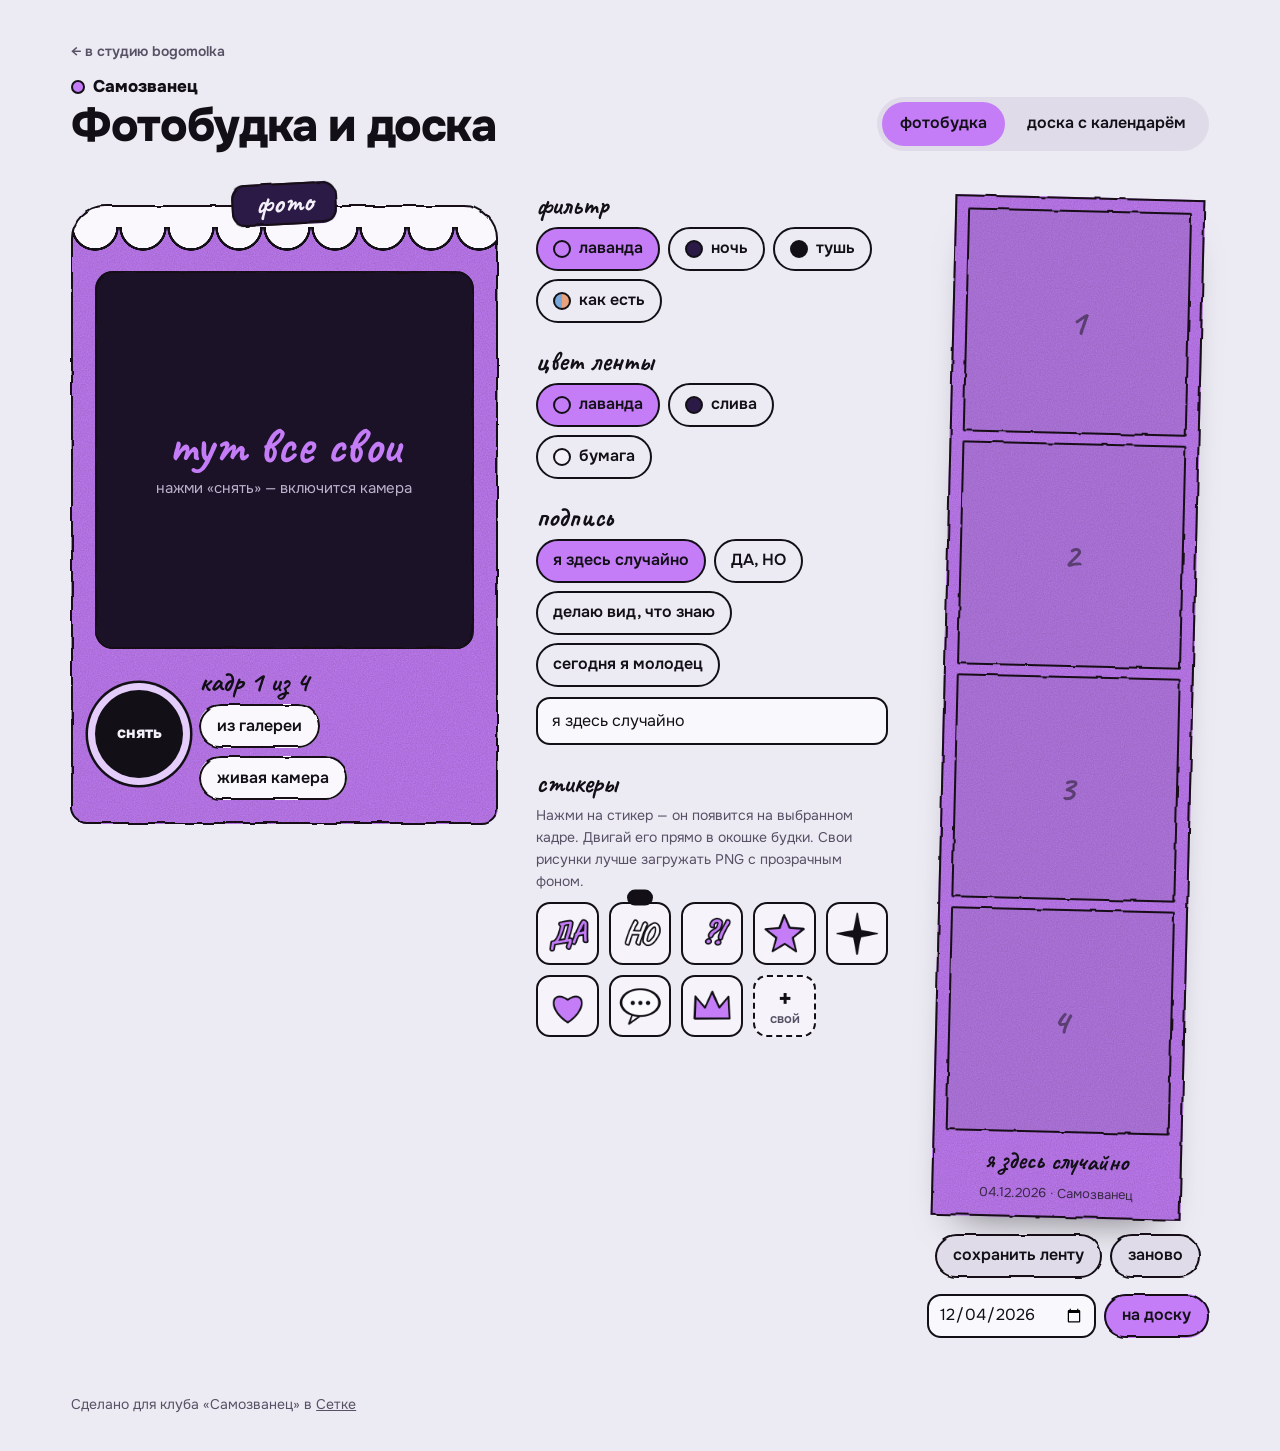
<file: samozvanets/index.html>
<!DOCTYPE html>
<html lang="ru">
<head>
<meta charset="utf-8">
<meta name="viewport" content="width=device-width, initial-scale=1">
<title>Самозванец: фотобудка и доска · bogomolka</title>
<meta name="description" content="Фотобудка и доска с календарём в стиле клуба «Самозванец».">
<meta name="theme-color" content="#C47DF7">
<meta property="og:title" content="Самозванец: фотобудка и доска">
<meta property="og:description" content="Фотобудка и доска с календарём в стиле клуба «Самозванец».">
<link rel="icon" href="data:image/svg+xml,%3Csvg xmlns='http://www.w3.org/2000/svg' viewBox='0 0 32 32'%3E%3Ccircle cx='16' cy='16' r='14' fill='%23C47DF7' stroke='%23121016' stroke-width='3'/%3E%3C/svg%3E">
<link rel="preconnect" href="https://fonts.googleapis.com">
<link rel="preconnect" href="https://fonts.gstatic.com" crossorigin>
<link rel="stylesheet" href="https://fonts.googleapis.com/css2?family=Caveat:wght@600;700&family=Onest:wght@400;600;800&display=swap">
<style>
/* VOICE: клуб анонимных специалистов с синдромом самозванца — тепло и с самоиронией
   IDEA: закулисье клуба: лавандовая кабинка фотобудки и настенный календарь с приклеенными записками
   PICTURE: сама будка (квадратное окошко, фестончатый козырёк, круглая кнопка) и лента, которую она печатает
   COLOUR and TYPE: лаванда #C47DF7, слива #2B1A45, бумага #ECEAF2, чёрная тушь с карандашным зерном; Onest + рукописный Caveat
   LAYOUT: вкладки в шапке; будка | настройки | лента; календарь | панель дня; складывается ниже 1060 и 640 */
:root{color-scheme:light dark;--lav:#C47DF7;--lav2:#E4CCFB;--plum:#2B1A45;--k:#121016;
--bg:light-dark(#ECEAF2,#0E0C12);--panel:light-dark(#F9F8FC,#1A1423);--ink:light-dark(#121016,#F1EDF7);
--muted:light-dark(#585166,#AFA5BE);--edge:light-dark(#121016,#4B3E60);--soft:light-dark(#E0DBE9,#2A2136);--ring:light-dark(#121016,#C47DF7);
--grain:url("data:image/svg+xml;utf8,<svg xmlns='http://www.w3.org/2000/svg' width='180' height='180'><filter id='n'><feTurbulence type='fractalNoise' baseFrequency='.85' numOctaves='2' stitchTiles='stitch'/><feColorMatrix values='0 0 0 0 0 0 0 0 0 0 0 0 0 0 0 0 0 0 .2 0'/></filter><rect width='100%' height='100%' filter='url(%23n)'/></svg>")}
:root[data-theme=light]{color-scheme:light}:root[data-theme=dark]{color-scheme:dark}
*{box-sizing:border-box;min-width:0}
html{scroll-padding-top:72px}
body{margin:0;background:var(--bg);color:var(--ink);font:16px/1.55 Onest,system-ui,sans-serif;overflow-x:clip;-webkit-tap-highlight-color:transparent}
button,input,textarea{font:inherit;color:inherit}
button,label[for]{cursor:pointer}
button:disabled{opacity:.5;cursor:default}
:focus-visible{outline:3px solid var(--lav);outline-offset:2px}
[hidden]{display:none!important}
.wrap{max-width:1240px;margin:0 auto;padding:0 max(4vw,16px)}
.ink{position:relative}
.ink::after{content:"";position:absolute;inset:0;border:var(--bw,2.5px) solid var(--e,var(--edge));border-radius:inherit;filter:url(#wob);pointer-events:none}
header.top{display:flex;flex-wrap:wrap;align-items:flex-end;justify-content:space-between;gap:16px 24px;padding-block:clamp(20px,3vw,34px) 10px}
.back{display:inline-flex;align-items:center;min-height:36px;margin-bottom:4px;color:var(--muted);font-size:14px;font-weight:600;text-decoration:none}
.back:hover{color:var(--ink)}
.club{display:flex;align-items:center;gap:8px;font-weight:800;font-size:17px}
.club i{width:14px;height:14px;border-radius:50%;background:var(--lav);border:2px solid var(--k)}
h1{margin:2px 0 0;font-size:clamp(32px,5vw,46px);line-height:1.05;font-weight:800;letter-spacing:-.03em;text-wrap:balance}
.tabs{display:flex;gap:4px;padding:5px;border-radius:999px;background:var(--soft)}
.tabs a{display:flex;align-items:center;min-height:44px;padding:0 18px;border-radius:999px;color:var(--ink);text-decoration:none;font-weight:600}
.tabs a[aria-current=page]{background:var(--lav);color:var(--k)}
.btn{--e:var(--edge);position:relative;display:inline-flex;align-items:center;justify-content:center;gap:8px;min-height:44px;padding:0 18px;border:0;border-radius:999px;background:var(--soft);color:var(--ink);font-weight:600;white-space:nowrap}
.btn.pri{--e:var(--k);background:var(--lav);color:var(--k)}
.field{width:100%;min-height:46px;padding:10px 14px;border:2px solid var(--edge);border-radius:14px;background:var(--panel);font-size:16px}
.row{display:flex;flex-wrap:wrap;align-items:center;gap:8px}
.hint{margin:0 0 10px;color:var(--muted);font-size:14px}

/* будка */
.bgrid{display:grid;grid-template-columns:minmax(0,1.15fr) minmax(0,.95fr) auto;gap:clamp(22px,3vw,40px);align-items:start;padding:30px 0 48px}
.booth{--e:var(--k);--bp:clamp(14px,2.4vw,24px);background:var(--grain),var(--lav);color:var(--k);border-radius:34px 34px 16px 16px;padding:0 var(--bp) var(--bp);margin-top:14px}
.awn{height:46px;margin:0 calc(var(--bp)*-1) 20px;border-radius:34px 34px 0 0;background:linear-gradient(#FAF8FD,#FAF8FD) 0 0/100% 22px no-repeat,radial-gradient(circle at 24px 22px,#FAF8FD 0 21px,transparent 21.5px) 0 0/48px 46px repeat-x,radial-gradient(circle at 24px 22px,#121016 0 23.5px,transparent 24px) 0 0/48px 48px repeat-x}
.sign{--e:var(--k);position:absolute;left:50%;top:-22px;z-index:2;transform:translateX(-50%) rotate(-3deg);padding:4px 24px 8px;border-radius:14px;background:var(--plum);color:#F4F0FA;font:700 30px/1 Caveat,cursive}
.screen{--e:var(--k);aspect-ratio:1;border-radius:18px;background:#1B1228;overflow:hidden;color:#F1EDF7}
.screen video,.screen canvas{position:absolute;inset:0;width:100%;height:100%;object-fit:cover}
.screen video{transform:scaleX(-1)}
.ph{position:absolute;inset:0;display:grid;place-content:center;gap:6px;padding:20px;text-align:center}
.ph b{font:700 clamp(38px,5.5vw,52px)/1 Caveat,cursive;color:var(--lav)}
.ph span{color:#BDB3CC;font-size:15px}
.layer{position:absolute;inset:0}
.stk{position:absolute;transform:translate(-50%,-50%) rotate(var(--r));touch-action:none;user-select:none;-webkit-user-select:none;-webkit-user-drag:none;cursor:grab}
.stk.on{outline:2px dashed #fff;outline-offset:4px}
.scr-tools{position:absolute;left:10px;bottom:10px;display:flex;gap:8px}
.scr-tools button{min-height:40px;padding:0 14px;border:0;border-radius:999px;background:rgba(18,16,22,.74);color:#fff;font-weight:600;-webkit-backdrop-filter:blur(6px);backdrop-filter:blur(6px)}
.count{position:absolute;inset:0;display:grid;place-items:center;font:700 160px/1 Caveat,cursive;color:#fff;text-shadow:0 5px 0 #121016;opacity:0;pointer-events:none}
.count.on{opacity:1}
.flash{position:absolute;inset:0;background:#fff;opacity:0;pointer-events:none}
.flash.go{animation:fl .55s ease-out}
@keyframes fl{from{opacity:.95}to{opacity:0}}
.bar{display:flex;align-items:center;gap:16px;margin-top:18px}
.shoot{flex:none;width:88px;height:88px;border:0;border-radius:50%;background:var(--k);color:#F4F0FA;font-weight:800;font-size:16px;box-shadow:0 0 0 7px var(--lav2),0 0 0 9.5px var(--k)}
.shoot:active{transform:translateY(2px)}
.cnt{font:700 28px/1.1 Caveat,cursive;margin-bottom:6px}
.booth .btn{--e:var(--k);background:#FAF8FD;color:var(--k)}
.ctl{display:grid;gap:24px;align-content:start}
.grp h3{margin:0 0 8px;font:700 28px/1 Caveat,cursive}
.chips{display:flex;flex-wrap:wrap;gap:8px}
.chip{display:inline-flex;align-items:center;gap:8px;min-height:44px;padding:0 15px;border:2px solid var(--edge);border-radius:999px;background:transparent;font-weight:600}
.chip[aria-pressed=true]{background:var(--lav);border-color:var(--k);color:var(--k)}
.sw{width:18px;height:18px;border-radius:50%;border:2px solid currentColor;flex:none}
.stks{display:grid;grid-template-columns:repeat(auto-fill,minmax(62px,1fr));gap:10px}
.sti{position:relative;aspect-ratio:1}
.sti .use{display:grid;place-items:center;width:100%;height:100%;padding:6px;border:2px solid var(--edge);border-radius:14px;background:#F6F4FA;color:#585166}
.sti .use{position:relative;overflow:hidden}
.sti img{position:absolute;inset:6px;width:calc(100% - 12px);height:calc(100% - 12px);object-fit:contain}
.sti .add{border-style:dashed;font-weight:600;font-size:13px;line-height:1.1;text-align:center}
.sti .add b{display:block;font-size:24px;color:#121016}
.sti .del{position:absolute;top:-8px;right:-8px;width:28px;height:28px;padding:0;border:2px solid var(--edge);border-radius:50%;background:var(--panel);font-size:15px;line-height:1}
.stt{display:grid;gap:8px;margin-top:12px;padding:14px;border-radius:16px;background:var(--soft)}
.stt label{display:grid;grid-template-columns:5.5em minmax(0,1fr);align-items:center;gap:10px;font-size:14px}
input[type=range]{width:100%;height:32px;accent-color:var(--lav)}
.scol{display:grid;justify-items:center;gap:16px;align-content:start;padding-top:6px}
.strip{position:relative;width:min(250px,64vw);padding:13px 13px 0;background:var(--grain),var(--sb);color:var(--st);transform:rotate(1.4deg);box-shadow:0 24px 40px -26px rgba(18,16,22,.6);animation:pr .6s ease-out}
@keyframes pr{from{transform:translateY(-14px) rotate(1.4deg);opacity:0}}
.strip[data-c=lav]{--sb:#C47DF7;--st:#121016;--sl:#121016}
.strip[data-c=night]{--sb:#2B1A45;--st:#ECEAF2;--sl:#ECEAF2}
.strip[data-c=paper]{--sb:#F4F2F8;--st:#121016;--sl:#121016}
.sf{--e:var(--sl);display:block;width:100%;aspect-ratio:1;margin:0 0 9px;padding:0;border:0;border-radius:2px;background:rgba(120,100,150,.2)}
.sf canvas,.sf .ml{position:absolute;inset:0;width:100%;height:100%}
.sf .ml{overflow:hidden}
.sf .mini{position:absolute;transform:translate(-50%,-50%) rotate(var(--r));pointer-events:none}
.sf .num{position:absolute;inset:0;display:grid;place-items:center;font:700 36px Caveat,cursive;color:var(--st);opacity:.5}
.sf.sel{outline:3px solid var(--st);outline-offset:3px}
.cap{min-height:40px;padding:6px 4px 0;font:700 25px/1.05 Caveat,cursive;text-align:center;overflow-wrap:anywhere}
.sdate{padding:2px 0 14px;font-size:13px;text-align:center;opacity:.75}
.sact{display:flex;flex-wrap:wrap;justify-content:center;gap:8px;width:100%}
.sact .field{width:auto;min-height:44px;padding:6px 10px}

/* доска */
.board{display:grid;grid-template-columns:minmax(0,1fr) 340px;gap:24px;align-items:start;padding:30px 0 48px}
.cal,.dayp{--e:var(--edge);background:var(--panel);border-radius:24px;padding:clamp(14px,2.2vw,24px)}
.calh{display:flex;flex-wrap:wrap;align-items:center;gap:8px;margin-bottom:14px}
.calh h2{margin:0 auto 0 0;font-size:32px;line-height:1.05;font-weight:800;letter-spacing:-.02em}
.nav{width:44px;height:44px;display:grid;place-items:center;border:2px solid var(--edge);border-radius:50%;background:transparent;font-size:22px;line-height:1}
.wd,.grid{display:grid;grid-template-columns:repeat(7,minmax(0,1fr));gap:6px}
.wd span{padding-bottom:6px;text-align:center;color:var(--muted);font:700 22px/1 Caveat,cursive}
.day{position:relative;display:flex;flex-direction:column;align-items:stretch;gap:4px;min-height:108px;padding:6px 7px;border:1.5px solid var(--soft);border-radius:12px;background:var(--bg);text-align:left;overflow:hidden}
.day.out{opacity:.42}
.day.sel{background:var(--lav);border-color:var(--k);color:var(--k)}
.day .n{position:relative;display:grid;place-items:center;width:30px;height:26px;font-weight:800;font-size:15px}
.ring{position:absolute;left:-7px;top:-4px;width:44px;height:34px;color:var(--ring);pointer-events:none}
.day.sel .ring{color:var(--k)}
.dchips{display:grid;gap:3px}
.dchip{padding:2px 6px;border-radius:6px;font-size:13px;line-height:1.25;white-space:nowrap;overflow:hidden;text-overflow:ellipsis}
.day.sel .dchip.c-lav{background:var(--lav2)}
.more{font-size:13px;opacity:.7}
.dots{display:none;justify-content:center;gap:3px}
.dots i{width:7px;height:7px;border:1px solid currentColor;border-radius:50%}
.day.hasph .dchips{margin-right:30px}
.thumb{position:absolute;right:6px;bottom:6px;width:30px;height:40px;object-fit:cover;object-position:top;border:2px solid #fff;border-radius:3px;transform:rotate(5deg);box-shadow:0 2px 6px rgba(0,0,0,.3)}
.c-lav{background:var(--lav);color:var(--k)}
.c-paper{background:#FBFAFD;color:var(--k);box-shadow:inset 0 0 0 1px rgba(18,16,22,.18)}
.c-night{background:var(--plum);color:#ECEAF2}
.c-photo{background:var(--k)}
.status{margin:12px 0 0;color:var(--muted);font-size:14px}
.dayp{position:sticky;top:16px}
.dayp h2{margin:0;font:700 40px/1 Caveat,cursive}
.dhead{display:flex;flex-wrap:wrap;align-items:flex-start;justify-content:space-between;gap:10px;margin-bottom:16px}
.dsub{margin:2px 0 0;color:var(--muted)}
.full{position:fixed;inset:0;z-index:40;display:flex;flex-direction:column;overflow:auto;padding:max(16px,env(safe-area-inset-top)) max(4vw,16px) max(28px,env(safe-area-inset-bottom));background:var(--bg)}
.fbar{display:flex;flex-wrap:wrap;align-items:center;gap:10px;padding-bottom:8px}
.ftitle{flex:1 1 260px}
.ftitle b{display:block;font:700 clamp(44px,6vw,72px)/1 Caveat,cursive}
.ftitle span{color:var(--muted)}
.fboard{flex:1;display:grid;grid-template-columns:auto minmax(0,1fr);align-items:start;gap:clamp(24px,3vw,48px);padding:26px 0 12px}
.fboard.one{grid-template-columns:minmax(0,1fr)}
.fph{display:flex;flex-wrap:wrap;justify-content:center;gap:30px;max-width:min(56vw,760px)}
.fboard.one .fph{max-width:none}
.fnotes{display:grid;grid-template-columns:repeat(auto-fill,minmax(min(100%,250px),1fr));align-items:start;gap:clamp(18px,2.4vw,30px)}
.fnote{--e:var(--k);min-height:150px;padding:22px 24px 26px;border-radius:6px;font-size:clamp(19px,1.7vw,23px);line-height:1.35;transform:rotate(var(--r));box-shadow:0 16px 26px -18px rgba(0,0,0,.55)}
.fnote .tm{display:block;margin-bottom:6px;font:700 30px/1 Caveat,cursive}
.fnote p{margin:0;white-space:pre-wrap;overflow-wrap:anywhere}
.fpin{position:relative;margin:0;transform:rotate(var(--r))}
.fpin::before{content:"";position:absolute;z-index:1;top:-11px;left:50%;width:64px;height:22px;margin-left:-32px;background:rgba(196,125,247,.72);transform:rotate(-5deg)}
.fpin .phb{display:block;padding:0;border:0;background:none}
.fpin img{display:block;max-width:min(82vw,440px);max-height:74vh;border-radius:3px;box-shadow:0 20px 34px -20px rgba(0,0,0,.65)}
.fempty{grid-column:1/-1;margin:auto;padding:40px 0;color:var(--muted);text-align:center}
.fempty b{display:block;color:var(--ink);font:700 60px/1 Caveat,cursive}
.items{display:grid;gap:12px;margin-bottom:18px}
.note{--e:var(--k);padding:12px 42px 12px 14px;border-radius:6px;transform:rotate(var(--r))}
.note p{margin:0;white-space:pre-wrap;overflow-wrap:anywhere}
.note .tm{display:block;font-size:13px;font-weight:600;opacity:.75}
.x{position:absolute;top:3px;right:3px;width:38px;height:38px;padding:0;border:0;border-radius:50%;background:transparent;color:inherit;font-size:21px;line-height:1}
.pin{position:relative;justify-self:start;margin:6px 0 0;padding-right:48px}
.pin::before{content:"";position:absolute;z-index:1;top:-9px;left:38px;width:46px;height:18px;background:rgba(196,125,247,.7);transform:rotate(-6deg)}
.pin .phb{display:block;padding:0;border:0;background:none}
.pin img{display:block;width:104px;border-radius:3px;transform:rotate(-2deg);box-shadow:0 10px 20px -10px rgba(0,0,0,.55)}
.pin .x{top:0;right:0;background:var(--soft)}
.empty{margin:0;color:var(--muted)}
.add{display:grid;gap:10px}
textarea.field{min-height:86px;resize:vertical}
.swl{position:relative;display:inline-grid}
.swl input{position:absolute;opacity:0;width:1px;height:1px}
.swl span{width:40px;height:40px;border:2px solid var(--k);border-radius:50%}
.swl input:checked+span{box-shadow:0 0 0 3px var(--panel),0 0 0 5.5px var(--ink)}
.swl input:focus-visible+span{outline:3px solid var(--lav);outline-offset:4px}
.add input[type=time]{width:auto;min-height:44px;padding:6px 10px}
.foot{padding:8px 0 36px;color:var(--muted);font-size:14px}
.foot a{color:inherit}

.lb{position:fixed;inset:0;z-index:50;display:none;place-items:center;padding:20px;background:rgba(10,8,14,.88)}
.lb.on{display:grid}
.lb img{display:block;max-width:min(92vw,520px);max-height:74vh;margin:0 auto;border-radius:4px}
.lb .row{justify-content:center;margin-top:14px}
.lb p{max-width:34em;margin:10px auto 0;color:#CFC6DC;font-size:14px;text-align:center}
.toast{position:fixed;left:50%;bottom:20px;z-index:60;display:flex;align-items:center;gap:12px;max-width:calc(100vw - 24px);padding:8px 8px 8px 18px;border-radius:16px;background:#121016;color:#F4F0FA;transform:translate(-50%,160%);transition:transform .25s}
.toast.on{transform:translate(-50%,0)}
.toast button{min-height:40px;padding:0 14px;border:0;border-radius:999px;background:var(--lav);color:#121016;font-weight:700}

@media (max-width:1060px){.bgrid{grid-template-columns:minmax(0,1fr) auto}.ctl{grid-column:1/-1;grid-row:2}.scol{grid-column:2;grid-row:1}}
@media (max-width:899px){.board{grid-template-columns:minmax(0,1fr)}.dayp{position:relative;top:0}}
@media (max-width:640px){.ftitle{flex-basis:100%}.fboard{grid-template-columns:minmax(0,1fr)}.fnotes{order:-1}.fph{max-width:none}
.bgrid{grid-template-columns:minmax(0,1fr)}.ctl,.scol{grid-column:auto;grid-row:auto}.tabs{width:100%}.tabs a{flex:1;justify-content:center;padding:0 10px}.lg{display:none}.calh h2{flex-basis:100%;margin-bottom:4px}
.day{min-height:0;aspect-ratio:1/1.15;align-items:center;padding:4px}.dchips,.thumb{display:none}.dots{display:flex}.wd,.grid{gap:4px}.wd span{font-size:19px}.calh h2{font-size:26px}}
@media (prefers-reduced-motion:reduce){.flash.go,.strip{animation:none}.toast{transition:none}}
</style>
</head>
<body>
<svg width="0" height="0" style="position:absolute" aria-hidden="true" focusable="false"><defs>
<filter id="wob" x="-4%" y="-4%" width="108%" height="108%"><feTurbulence type="fractalNoise" baseFrequency=".04" numOctaves="2" seed="7"/><feDisplacementMap in="SourceGraphic" scale="4.5" xChannelSelector="R" yChannelSelector="G"/></filter>
<filter id="fLav" color-interpolation-filters="sRGB"><feColorMatrix type="saturate" values="0"/><feComponentTransfer><feFuncR type="table" tableValues=".07 .77 .95"/><feFuncG type="table" tableValues=".05 .49 .93"/><feFuncB type="table" tableValues=".10 .97 .98"/></feComponentTransfer></filter>
<filter id="fNight" color-interpolation-filters="sRGB"><feColorMatrix type="saturate" values="0"/><feComponentTransfer><feFuncR type="table" tableValues=".09 .42 .93"/><feFuncG type="table" tableValues=".05 .29 .90"/><feFuncB type="table" tableValues=".15 .61 .96"/></feComponentTransfer></filter>
<filter id="fInk" color-interpolation-filters="sRGB"><feColorMatrix type="saturate" values="0"/><feComponentTransfer><feFuncR type="table" tableValues="0 .03 .5 .97 1"/><feFuncG type="table" tableValues="0 .03 .5 .97 1"/><feFuncB type="table" tableValues="0 .03 .5 .97 1"/></feComponentTransfer></filter>
</defs></svg>

<div class="wrap">
<header class="top">
  <div><a class="back" href="../">← в студию bogomolka</a><div class="club"><i></i>Самозванец</div><h1>Фотобудка и доска</h1></div>
  <nav class="tabs" aria-label="Разделы"><a href="#budka" id="tabB">фотобудка</a><a href="#doska" id="tabD">доска<span class="lg">&nbsp;с календарём</span></a></nav>
</header>

<section id="s-budka" aria-label="Фотобудка">
<div class="bgrid">
  <div class="booth ink">
    <div class="sign ink">фото</div>
    <div class="awn"></div>
    <div class="screen ink" id="screen">
      <video id="vid" playsinline muted autoplay hidden></video>
      <canvas id="shot" width="720" height="720" hidden></canvas>
      <div class="ph" id="ph"><b>тут все свои</b><span>нажми «снять» — включится камера</span></div>
      <div class="layer" id="layer"></div>
      <div class="scr-tools"><button type="button" id="retake" hidden>переснять кадр</button><button type="button" id="toCam" hidden>к камере</button></div>
      <div class="count" id="count" aria-live="polite"></div>
      <div class="flash" id="flash"></div>
    </div>
    <div class="bar">
      <button type="button" class="shoot" id="shoot">снять</button>
      <div>
        <div class="cnt" id="cnt">кадр 1 из 4</div>
        <div class="row"><button type="button" class="btn ink" id="gal">из галереи</button><button type="button" class="btn ink" id="live" hidden>живая камера</button></div>
      </div>
    </div>
    <input type="file" id="camIn" accept="image/*" capture="user" hidden>
    <input type="file" id="galIn" accept="image/*" multiple hidden>
  </div>

  <div class="ctl">
    <div class="grp"><h3>фильтр</h3><div class="chips" id="fChips"></div></div>
    <div class="grp"><h3>цвет ленты</h3><div class="chips" id="cChips"></div></div>
    <div class="grp"><h3>подпись</h3><div class="chips" id="capChips"></div>
      <input class="field" id="capIn" maxlength="40" placeholder="своя подпись" aria-label="Своя подпись" style="margin-top:10px"></div>
    <div class="grp"><h3>стикеры</h3>
      <p class="hint">Нажми на стикер — он появится на выбранном кадре. Двигай его прямо в окошке будки. Свои рисунки лучше загружать PNG с прозрачным фоном.</p>
      <div class="stks" id="stks"></div>
      <input type="file" id="stIn" accept="image/png,image/webp,image/*" hidden>
      <div class="stt" id="stt" hidden>
        <label>размер <input type="range" id="szIn" min="10" max="80"></label>
        <label>поворот <input type="range" id="rtIn" min="-45" max="45"></label>
        <div class="row"><button type="button" class="btn ink" id="stDel">убрать стикер</button><button type="button" class="btn ink" id="stOk">готово</button></div>
      </div>
    </div>
  </div>

  <div class="scol">
    <div class="strip ink" id="strip" data-c="lav">
      <div class="cap" id="cap"></div>
      <div class="sdate" id="sdate"></div>
    </div>
    <div class="sact"><button type="button" class="btn ink" id="save">сохранить ленту</button><button type="button" class="btn ink" id="again">заново</button></div>
    <div class="sact" id="pinRow"><input type="date" class="field" id="pinDate" aria-label="День на доске"><button type="button" class="btn pri ink" id="pin">на доску</button></div>
  </div>
</div>
</section>

<section id="s-doska" aria-label="Доска с календарём" hidden>
<div class="board">
  <div class="cal ink">
    <div class="calh"><h2 id="mTitle"></h2><button type="button" class="nav" id="prev" aria-label="Предыдущий месяц">‹</button><button type="button" class="btn ink" id="today">сегодня</button><button type="button" class="nav" id="next" aria-label="Следующий месяц">›</button></div>
    <div class="wd" aria-hidden="true"><span>пн</span><span>вт</span><span>ср</span><span>чт</span><span>пт</span><span>сб</span><span>вс</span></div>
    <div class="grid" id="grid"></div>
    <p class="status" id="status"></p>
  </div>
  <aside class="dayp ink" id="dayp" aria-label="Выбранный день">
    <div class="dhead"><div><h2 id="dTitle"></h2><p class="dsub" id="dSub"></p></div><button type="button" class="btn ink" id="dFull">на весь экран</button></div>
    <div class="items" id="items"></div>
    <form class="add" id="addF">
      <textarea class="field" id="noteIn" maxlength="500" placeholder="план, событие или маленькая победа" aria-label="Текст записки"></textarea>
      <div class="row">
        <div class="row" role="radiogroup" aria-label="Цвет записки">
          <label class="swl"><input type="radio" name="col" value="lav" checked aria-label="лавандовая"><span class="c-lav"></span></label>
          <label class="swl"><input type="radio" name="col" value="paper" aria-label="бумажная"><span class="c-paper"></span></label>
          <label class="swl"><input type="radio" name="col" value="night" aria-label="сливовая"><span class="c-night"></span></label>
        </div>
        <input type="time" class="field" id="timeIn" aria-label="Время, если нужно">
      </div>
      <div class="row"><button type="submit" class="btn pri ink">приклеить</button><button type="button" class="btn ink" id="dayPh">+ фото на этот день</button></div>
      <input type="file" id="dayIn" accept="image/*" hidden>
    </form>
    <p class="status" id="ro" hidden>Доска открыта только для просмотра.</p>
  </aside>
</div>
</section>

<footer class="foot">Сделано для клуба «Самозванец» в <a href="https://setka.ru/communities/018f8673-5cea-423b-8170-6d46bdd5fdcd">Сетке</a></footer>
</div>

<div class="lb" id="lb" role="dialog" aria-modal="true" aria-label="Просмотр ленты">
  <div><img id="lbImg" alt="Лента из фотобудки">
    <div class="row"><button type="button" class="btn pri ink" id="lbSave">сохранить</button><button type="button" class="btn ink" id="lbClose">закрыть</button></div>
    <p>Если сохранить не получилось — зажми картинку и выбери «Сохранить в Фото».</p></div>
</div>
<div class="full" id="full" role="dialog" aria-modal="true" aria-label="Доска дня на весь экран" hidden>
  <div class="fbar">
    <div class="ftitle"><b id="fDate"></b><span id="fSub"></span></div>
    <button type="button" class="nav" id="fPrev" aria-label="Предыдущий день">‹</button>
    <button type="button" class="btn ink" id="fToday">сегодня</button>
    <button type="button" class="nav" id="fNext" aria-label="Следующий день">›</button>
    <button type="button" class="nav" id="fClose" aria-label="Закрыть">×</button>
  </div>
  <div class="fboard" id="fBoard"></div>
</div>
<div class="toast" id="toast" role="status" aria-live="polite"></div>

<script>
{
const $=s=>document.querySelector(s);
const esc=s=>String(s??'').replace(/[&<>"']/g,c=>({'&':'&amp;','<':'&lt;','>':'&gt;','"':'&quot;',"'":'&#39;'})[c]);
const MON=['январь','февраль','март','апрель','май','июнь','июль','август','сентябрь','октябрь','ноябрь','декабрь'];
const MONG=['января','февраля','марта','апреля','мая','июня','июля','августа','сентября','октября','ноября','декабря'];
const WDF=['воскресенье','понедельник','вторник','среда','четверг','пятница','суббота'];
const p2=n=>String(n).padStart(2,'0');
const key=d=>d.getFullYear()+'-'+p2(d.getMonth()+1)+'-'+p2(d.getDate());
const parseKey=k=>{const a=String(k).split('-').map(Number);return new Date(a[0],a[1]-1,a[2])};
const TODAY=key(new Date());
const human=k=>{const d=parseKey(k);return d.getDate()+' '+MONG[d.getMonth()]};
const uid=()=>Date.now().toString(36)+Math.random().toString(36).slice(2,8);
const wait=ms=>new Promise(r=>setTimeout(r,ms));
const clamp=(v,a,b)=>Math.min(b,Math.max(a,v));
const colorOk=c=>['lav','paper','night'].includes(c)?c:'lav';
const smooth=matchMedia('(prefers-reduced-motion: reduce)').matches?'auto':'smooth';
const SZ=720;

let toastT;
function toast(msg,act){const t=$('#toast');t.textContent='';const s=document.createElement('span');s.textContent=msg;t.append(s);
  if(act){const b=document.createElement('button');b.type='button';b.textContent=act.label;b.onclick=()=>{t.classList.remove('on');act.fn()};t.append(b)}
  t.classList.add('on');clearTimeout(toastT);toastT=setTimeout(()=>t.classList.remove('on'),act?7000:3400)}

/* хранилище: всё лежит в этом браузере — записи в localStorage, картинки в IndexedDB */
const S={items:[],stickers:[],canWrite:true};
const lsGet=k=>{try{const v=JSON.parse(localStorage.getItem(k)||'[]');return Array.isArray(v)?v:[]}catch(e){return[]}};
const lsSet=(k,v)=>{try{localStorage.setItem(k,JSON.stringify(v));return true}catch(e){return false}};
S.items=lsGet('smz-items');S.stickers=lsGet('smz-stickers');
const IDB=(()=>{let p=null;
  const open=()=>p||(p=new Promise((res,rej)=>{if(!window.indexedDB){rej(new Error('idb'));return}const r=indexedDB.open('samozvanets',1);
    r.onupgradeneeded=()=>r.result.createObjectStore('img');r.onsuccess=()=>res(r.result);r.onerror=()=>rej(r.error)}));
  const run=(mode,fn)=>open().then(db=>new Promise((res,rej)=>{const t=db.transaction('img',mode),rq=fn(t.objectStore('img'));t.oncomplete=()=>res(rq.result);t.onerror=t.onabort=()=>rej(t.error)}));
  return{put:(k,v)=>run('readwrite',s=>s.put(v,k)),get:k=>run('readonly',s=>s.get(k)),del:k=>run('readwrite',s=>s.delete(k))}})();
const URLS=new Map();
const srcOf=it=>{if(!it)return'';if(typeof it.img==='string'&&URLS.has(it.img))return URLS.get(it.img);if(typeof it.url==='string'&&it.url.startsWith('data:image/'))return it.url;return''};
const canUpload=()=>true;
const errMsg=(e,fb)=>e&&e.code==='local_full'?'В этом браузере закончилось место для доски':fb;
const toBlob=(c,t,q)=>new Promise((res,rej)=>c.toBlob(b=>b?res(b):rej(new Error('blob')),t,q));
const blobToData=b=>new Promise((res,rej)=>{const r=new FileReader();r.onload=()=>res(r.result);r.onerror=rej;r.readAsDataURL(b)});
async function storeImage(blob){const id=uid();try{await IDB.put(id,blob);URLS.set(id,URL.createObjectURL(blob));return{img:id}}catch(e){return{url:await blobToData(blob)}}}
function dropImage(it){if(!it||typeof it.img!=='string')return;IDB.del(it.img).catch(()=>{});const u=URLS.get(it.img);if(u)URL.revokeObjectURL(u);URLS.delete(it.img)}
async function loadImages(){const ids=[...S.items,...S.stickers].map(x=>x.img).filter(x=>typeof x==='string'&&!URLS.has(x));
  await Promise.all(ids.map(id=>IDB.get(id).then(b=>{if(b instanceof Blob)URLS.set(id,URL.createObjectURL(b))}).catch(()=>{})))}
async function putItem(it){const i=S.items.findIndex(x=>x.id===it.id);const prev=S.items.slice();if(i>=0)S.items[i]=it;else S.items.push(it);
  if(!lsSet('smz-items',S.items)){S.items=prev;throw{code:'local_full'}}renderBoard()}
async function dropItem(id){S.items=S.items.filter(x=>x.id!==id);lsSet('smz-items',S.items);renderBoard()}

/* картинки */
function loadFileImg(file){return new Promise((res,rej)=>{const u=URL.createObjectURL(file),im=new Image();
  im.onload=()=>{res(im);setTimeout(()=>URL.revokeObjectURL(u),0)};im.onerror=()=>{URL.revokeObjectURL(u);rej(new Error('img'))};im.src=u})}
async function fileToSquare(file){const im=await loadFileImg(file);const w=im.naturalWidth,h=im.naturalHeight,s=Math.min(w,h);
  const c=document.createElement('canvas');c.width=c.height=SZ;c.getContext('2d').drawImage(im,(w-s)/2,(h-s)*.35,s,s,0,0,SZ,SZ);return c}
async function fileToFit(file,max){const im=await loadFileImg(file);const k=Math.min(1,max/Math.max(im.naturalWidth,im.naturalHeight));
  const c=document.createElement('canvas');c.width=Math.round(im.naturalWidth*k);c.height=Math.round(im.naturalHeight*k);c.getContext('2d').drawImage(im,0,0,c.width,c.height);return c}
const imgCache=new Map();
function loadImg(src){if(!imgCache.has(src))imgCache.set(src,new Promise((res,rej)=>{const im=new Image();im.onload=()=>res(im);im.onerror=rej;im.src=src}));return imgCache.get(src)}

/* фильтры и ленты */
const FIL={lav:{n:'лаванда',t:[[.07,.77,.95],[.05,.49,.93],[.10,.97,.98]],css:'url(#fLav)',g:18,sw:'#C47DF7'},
  night:{n:'ночь',t:[[.09,.42,.93],[.05,.29,.90],[.15,.61,.96]],css:'url(#fNight)',g:18,sw:'#2B1A45'},
  ink:{n:'тушь',t:[[0,.03,.5,.97,1],[0,.03,.5,.97,1],[0,.03,.5,.97,1]],css:'url(#fInk)',g:26,sw:'#121016'},
  none:{n:'как есть',t:null,css:'none',g:0,sw:'conic-gradient(#E9A27B 0 50%,#79A9DB 0)'}};
const STR={lav:{n:'лаванда',bg:'#C47DF7',tx:'#121016',ln:'#121016',em:'rgba(18,16,22,.13)',dk:false},
  night:{n:'слива',bg:'#2B1A45',tx:'#ECEAF2',ln:'#ECEAF2',em:'rgba(236,234,242,.10)',dk:true},
  paper:{n:'бумага',bg:'#F4F2F8',tx:'#121016',ln:'#121016',em:'rgba(18,16,22,.08)',dk:false}};
const CAPS=['я здесь случайно','ДА, НО','делаю вид, что знаю','сегодня я молодец'];
function filtered(fr,f){f=f||B.filter;if(fr.cache&&fr.cache.k===f)return fr.cache.c;
  const c=document.createElement('canvas');c.width=c.height=SZ;const x=c.getContext('2d',{willReadFrequently:true});x.drawImage(fr.orig,0,0);
  const F=FIL[f];if(F.t){const im=x.getImageData(0,0,SZ,SZ),d=im.data,T=F.t;
    for(let i=0;i<d.length;i+=4){let l=(.2126*d[i]+.7152*d[i+1]+.0722*d[i+2])/255;l=clamp((l-.5)*1.12+.5,0,1);const nz=(Math.random()-.5)*F.g;
      for(let ch=0;ch<3;ch++){const tv=T[ch],p=l*(tv.length-1),j=Math.min(tv.length-2,Math.floor(p)),fr2=p-j;d[i+ch]=(tv[j]+(tv[j+1]-tv[j])*fr2)*255+nz}}
    x.putImageData(im,0,0)}
  fr.cache={k:f,c};return c}

/* состояние будки */
const B={frames:[null,null,null,null],sel:-1,mode:'frame',live:null,busy:false,stk:-1,retake:-1,filter:'lav',strip:'lav',cap:CAPS[0]};
const vid=$('#vid'),shot=$('#shot'),layer=$('#layer');
const canLive=(()=>{const md=navigator.mediaDevices;if(!md||!md.getUserMedia)return false;
  try{const pp=document.permissionsPolicy||document.featurePolicy;if(pp&&typeof pp.allowsFeature==='function')return pp.allowsFeature('camera')}catch(e){}return true})();
$('#live').hidden=!canLive;
const view=()=>B.live&&B.mode==='cam'?'cam':(B.sel>=0&&B.frames[B.sel]?'frame':'empty');
function setSt(im,st){im.style.left=st.x*100+'%';im.style.top=st.y*100+'%';im.style.width=st.s*100+'%';im.style.setProperty('--r',st.r+'deg')}
function renderScreen(){const v=view();
  vid.hidden=v!=='cam';vid.style.filter=FIL[B.filter].css;shot.hidden=v!=='frame';$('#ph').hidden=v!=='empty';
  if(v==='frame'){const x=shot.getContext('2d');x.clearRect(0,0,SZ,SZ);x.drawImage(filtered(B.frames[B.sel]),0,0)}
  layer.textContent='';
  if(v==='frame')B.frames[B.sel].stickers.forEach((st,i)=>{const im=new Image();im.src=st.src;im.alt='';im.draggable=false;im.className='stk'+(i===B.stk?' on':'');im.dataset.i=i;setSt(im,st);layer.append(im)});
  $('#retake').hidden=v!=='frame'||B.busy;$('#toCam').hidden=!(B.live&&v==='frame')||B.busy;
  $('#shoot').textContent=B.live?'серия':'снять';$('#shoot').disabled=B.busy;
  $('#live').textContent=B.live?'выключить камеру':'живая камера';
  const n=B.frames.filter(Boolean).length;$('#cnt').textContent=n===4?'лента готова':'кадр '+(n+1)+' из 4';
  updStt()}
function updStt(){const fr=B.frames[B.sel],st=view()==='frame'&&fr&&fr.stickers[B.stk];$('#stt').hidden=!st;
  if(st){$('#szIn').value=Math.round(st.s*100);$('#rtIn').value=st.r}}
const sfs=[];
(()=>{const strip=$('#strip'),cap=$('#cap');for(let i=0;i<4;i++){const b=document.createElement('button');b.type='button';b.className='sf ink';b.setAttribute('aria-label','Кадр '+(i+1));
  const c=document.createElement('canvas');c.width=c.height=360;const ml=document.createElement('div');ml.className='ml';const n=document.createElement('span');n.className='num';n.textContent=i+1;
  b.append(c,ml,n);b.onclick=()=>{B.sel=i;B.stk=-1;B.mode='frame';renderAll()};strip.insertBefore(b,cap);sfs.push({b,c,ml,n})}})();
const dateStr=()=>{const d=new Date();return p2(d.getDate())+'.'+p2(d.getMonth()+1)+'.'+d.getFullYear()};
function renderStrip(){$('#strip').dataset.c=B.strip;
  B.frames.forEach((fr,i)=>{const{b,c,ml,n}=sfs[i],x=c.getContext('2d');x.clearRect(0,0,360,360);ml.textContent='';
    if(fr){x.drawImage(filtered(fr),0,0,360,360);fr.stickers.forEach(st=>{const im=new Image();im.src=st.src;im.alt='';im.className='mini';setSt(im,st);ml.append(im)})}
    n.hidden=!!fr;b.classList.toggle('sel',i===B.sel);b.setAttribute('aria-pressed',String(i===B.sel))});
  $('#cap').textContent=B.cap;$('#sdate').textContent=dateStr()+' · Самозванец'}
function renderChips(){
  $('#fChips').innerHTML=Object.entries(FIL).map(([k,f])=>`<button type="button" class="chip" data-f="${k}" aria-pressed="${k===B.filter}"><span class="sw" style="background:${f.sw}"></span>${f.n}</button>`).join('');
  $('#cChips').innerHTML=Object.entries(STR).map(([k,s])=>`<button type="button" class="chip" data-c="${k}" aria-pressed="${k===B.strip}"><span class="sw" style="background:${s.bg}"></span>${s.n}</button>`).join('');
  $('#capChips').innerHTML=CAPS.map((c,i)=>`<button type="button" class="chip" data-cap="${i}" aria-pressed="${c===B.cap}">${esc(c)}</button>`).join('')}
function renderAll(){renderScreen();renderStrip();renderChips()}
function doFlash(){const f=$('#flash');f.classList.remove('go');void f.offsetWidth;f.classList.add('go')}

function place(c,noReplace){let i=-1;
  if(B.retake>=0){i=B.retake;B.retake=-1}else if(B.sel>=0&&!B.frames[B.sel])i=B.sel;else i=B.frames.findIndex(f=>!f);
  if(i<0){if(noReplace)return false;i=B.sel>=0?B.sel:3;toast('Лента полная — заменила кадр '+(i+1))}
  B.frames[i]={orig:c,stickers:[],cache:null};B.sel=i;B.stk=-1;B.mode='frame';doFlash();renderAll();return true}
function grab(){const w=vid.videoWidth||SZ,h=vid.videoHeight||SZ,s=Math.min(w,h);const c=document.createElement('canvas');c.width=c.height=SZ;
  const x=c.getContext('2d');x.translate(SZ,0);x.scale(-1,1);x.drawImage(vid,(w-s)/2,(h-s)*.4,s,s,0,0,SZ,SZ);return c}
async function liveShot(i){const cn=$('#count');for(const n of[3,2,1]){cn.textContent=n;cn.classList.add('on');await wait(750)}
  cn.classList.remove('on');cn.textContent='';if(!B.live)return;B.frames[i]={orig:grab(),stickers:[],cache:null};B.sel=i;B.stk=-1;doFlash();renderAll()}
async function series(){B.busy=true;B.mode='cam';let todo=B.frames.map((f,i)=>f?-1:i).filter(i=>i>=0);
  if(!todo.length){B.frames=[null,null,null,null];todo=[0,1,2,3]}renderAll();
  for(const i of todo){if(!B.live)break;await liveShot(i);await wait(500)}B.busy=false;renderAll()}
let liveFailed=false;
async function startLive(){try{const st=await navigator.mediaDevices.getUserMedia({video:{facingMode:'user',width:{ideal:1280},height:{ideal:1280}},audio:false});
    B.live=st;vid.srcObject=st;await vid.play().catch(()=>{});B.mode='cam';renderScreen();return true}
  catch(e){liveFailed=true;$('#live').hidden=true;renderScreen();return false}}
function stopLive(){if(B.live)B.live.getTracks().forEach(t=>t.stop());B.live=null;vid.srcObject=null;B.mode='frame';renderScreen()}

$('#shoot').onclick=async()=>{if(B.busy)return;if(B.live){series();return}
  if(canLive&&!liveFailed){B.busy=true;renderScreen();const ok=await startLive();B.busy=false;
    if(ok){series();return}renderScreen();toast('Камера не включилась — нажми «снять» ещё раз, откроется камера телефона');return}
  B.retake=-1;$('#camIn').click()};
document.addEventListener('visibilitychange',()=>{if(document.hidden&&B.live&&!B.busy)stopLive()});
$('#gal').onclick=()=>{B.retake=-1;$('#galIn').click()};
$('#live').onclick=async()=>{if(B.busy)return;if(B.live){stopLive();return}if(!await startLive())toast('Камера не включилась — снимай кнопкой «снять» или бери фото из галереи')};
$('#toCam').onclick=()=>{B.mode='cam';B.stk=-1;renderScreen()};
$('#retake').onclick=async()=>{if(B.busy||B.sel<0)return;
  if(B.live){const i=B.sel;B.busy=true;B.mode='cam';renderScreen();await liveShot(i);B.busy=false;B.mode='frame';renderAll()}
  else{B.retake=B.sel;$('#camIn').click()}};
$('#camIn').onchange=async e=>{const f=e.target.files[0];e.target.value='';if(!f)return;try{place(await fileToSquare(f))}catch(err){toast('Не получилось открыть фото')}};
$('#galIn').onchange=async e=>{const fs=[...e.target.files];e.target.value='';
  for(const f of fs){if(B.frames.every(Boolean)&&B.retake<0){toast('Лента полная — остальные фото не поместились');break}
    try{place(await fileToSquare(f),true)}catch(err){toast('Одно из фото не открылось')}}};
$('#fChips').onclick=e=>{const b=e.target.closest('[data-f]');if(!b)return;B.filter=b.dataset.f;renderAll()};
$('#cChips').onclick=e=>{const b=e.target.closest('[data-c]');if(!b)return;B.strip=b.dataset.c;renderStrip();renderChips()};
$('#capChips').onclick=e=>{const b=e.target.closest('[data-cap]');if(!b)return;B.cap=CAPS[+b.dataset.cap];$('#capIn').value=B.cap;renderStrip();renderChips()};
$('#capIn').oninput=e=>{B.cap=e.target.value;renderStrip();renderChips()};
$('#again').onclick=()=>{if(!B.frames.some(Boolean))return;const old={frames:B.frames,sel:B.sel};B.frames=[null,null,null,null];B.sel=-1;B.stk=-1;renderAll();
  toast('Лента очищена',{label:'вернуть',fn:()=>{B.frames=old.frames;B.sel=old.sel;renderAll()}})};

/* стикеры на кадре */
function selStk(i){B.stk=i;layer.querySelectorAll('.stk').forEach((im,j)=>im.classList.toggle('on',j===i));updStt()}
layer.addEventListener('pointerdown',e=>{const im=e.target.closest('.stk');if(!im){if(B.stk>=0)selStk(-1);return}
  e.preventDefault();const i=+im.dataset.i,fr=B.frames[B.sel],st=fr&&fr.stickers[i];if(!st)return;selStk(i);
  const r=layer.getBoundingClientRect(),ox=e.clientX-st.x*r.width,oy=e.clientY-st.y*r.height;
  try{im.setPointerCapture(e.pointerId)}catch(err){}
  const mv=ev=>{st.x=clamp((ev.clientX-ox)/r.width,0,1);st.y=clamp((ev.clientY-oy)/r.height,0,1);setSt(im,st)};
  const up=()=>{im.removeEventListener('pointermove',mv);im.removeEventListener('pointerup',up);im.removeEventListener('pointercancel',up);renderStrip()};
  im.addEventListener('pointermove',mv);im.addEventListener('pointerup',up);im.addEventListener('pointercancel',up)});
function curSt(){const fr=B.frames[B.sel];return fr&&fr.stickers[B.stk]}
$('#szIn').oninput=e=>{const st=curSt();if(!st)return;st.s=e.target.value/100;const im=layer.querySelectorAll('.stk')[B.stk];if(im)setSt(im,st);renderStrip()};
$('#rtIn').oninput=e=>{const st=curSt();if(!st)return;st.r=+e.target.value;const im=layer.querySelectorAll('.stk')[B.stk];if(im)setSt(im,st);renderStrip()};
function delStk(){const fr=B.frames[B.sel];if(!fr||B.stk<0)return;fr.stickers.splice(B.stk,1);B.stk=-1;renderScreen();renderStrip()}
$('#stDel').onclick=delStk;$('#stOk').onclick=()=>selStk(-1);
document.addEventListener('keydown',e=>{
  if(fullDay!==null&&!$('#lb').classList.contains('on')){if(e.key==='Escape'){closeFull();return}if(e.key==='ArrowLeft'){shiftFull(-1);return}if(e.key==='ArrowRight'){shiftFull(1);return}}
  if(e.key==='Escape'){if($('#lb').classList.contains('on'))closeLB();else if(B.stk>=0)selStk(-1)}
  if((e.key==='Delete'||e.key==='Backspace')&&B.stk>=0&&!/INPUT|TEXTAREA/.test(document.activeElement.tagName)){e.preventDefault();delStk()}});

/* библиотека стикеров: свои рисованные + загруженные */
const K='#121016',L='#C47DF7',W='#FBFAFD';
let BUILTIN=[],LIB=[];
function mk(draw){const c=document.createElement('canvas');c.width=c.height=240;const x=c.getContext('2d');x.lineJoin='round';x.lineCap='round';draw(x);return c.toDataURL('image/png')}
const jit=j=>j?(Math.random()-.5)*4:0;
function sk(x,path,fill,lw){x.fillStyle=fill;x.beginPath();path(x,0);x.fill();x.strokeStyle=K;x.lineWidth=lw||9;
  for(let i=1;i<3;i++){x.save();x.translate(jit(1)*.6,jit(1)*.6);x.beginPath();path(x,i);x.stroke();x.restore()}}
const poly=pts=>(x,j)=>{pts.forEach(([a,b],i)=>i?x.lineTo(a+jit(j),b+jit(j)):x.moveTo(a+jit(j),b+jit(j)));x.closePath()};
const starPts=(cx,cy,R,r,n,rot)=>Array.from({length:n*2},(_,i)=>{const a=rot+i*Math.PI/n,rr=i%2?r:R;return[cx+Math.cos(a)*rr,cy+Math.sin(a)*rr]});
const word=(t,fill,size,rot)=>mk(x=>{x.translate(120,126);x.rotate(rot);x.font=`700 ${size}px Caveat, cursive`;x.textAlign='center';x.textBaseline='middle';
  x.lineWidth=16;x.strokeStyle=K;x.strokeText(t,0,0);x.fillStyle=fill;x.fillText(t,0,0)});
function makeBuiltins(){return[
  {name:'ДА',src:word('ДА',L,150,-.08)},
  {name:'НО',src:word('НО',W,150,.06)},
  {name:'?!',src:word('?!',L,170,.1)},
  {name:'звезда',src:mk(x=>sk(x,poly(starPts(120,128,102,44,5,-Math.PI/2)),L))},
  {name:'искра',src:mk(x=>sk(x,poly(starPts(120,120,104,24,4,-Math.PI/2)),K,6))},
  {name:'сердце',src:mk(x=>sk(x,(x,j)=>{x.moveTo(120+jit(j),206);x.bezierCurveTo(10,132+jit(j),40,30,120,86+jit(j));x.bezierCurveTo(200,30,230+jit(j),132,120,206);x.closePath()},L))},
  {name:'облачко',src:mk(x=>{sk(x,poly([[86,150],[62,214],[136,160]]),W,8);sk(x,(x,j)=>x.ellipse(122+jit(j),102,100,70,0,0,Math.PI*2),W);
    x.fillStyle=K;[82,122,162].forEach(cx=>{x.beginPath();x.arc(cx,104,11,0,Math.PI*2);x.fill()})})},
  {name:'корона',src:mk(x=>sk(x,poly([[28,186],[34,70],[84,128],[120,46],[156,128],[206,70],[212,186]]),L))}]}
function renderStickers(){
  LIB=[...BUILTIN.map(s=>({...s,own:false})),...S.stickers.map(s=>({id:s.id,name:'свой стикер',src:srcOf(s),own:true})).filter(s=>s.src)];
  const canDel=S.canWrite;
  $('#stks').innerHTML=LIB.map((s,i)=>`<div class="sti"><button type="button" class="use" data-i="${i}" aria-label="Стикер: ${esc(s.name)}"><img src="${esc(s.src)}" alt=""></button>${s.own&&canDel?`<button type="button" class="del" data-sdel="${esc(s.id)}" aria-label="Убрать свой стикер из набора">×</button>`:''}</div>`).join('')
    +(canUpload()?`<div class="sti"><label class="use add" for="stIn"><span><b>+</b>свой</span></label></div>`:'')}
$('#stks').onclick=e=>{const d=e.target.closest('[data-sdel]');if(d){removeSticker(d.dataset.sdel);return}
  const u=e.target.closest('button.use');if(!u)return;const s=LIB[+u.dataset.i];if(!s)return;
  if(B.sel<0||!B.frames[B.sel]){const i=B.frames.findIndex(Boolean);if(i<0){toast('Сначала сделай кадр');return}B.sel=i}
  const fr=B.frames[B.sel];fr.stickers.push({src:s.src,x:.5+(Math.random()-.5)*.3,y:.66+(Math.random()-.5)*.16,s:.32,r:Math.round((Math.random()-.5)*24)});
  B.stk=fr.stickers.length-1;B.mode='frame';renderAll();
  if(innerWidth<1060)$('#screen').scrollIntoView({block:'center',behavior:smooth})};
$('#stIn').onchange=async e=>{const f=e.target.files[0];e.target.value='';if(!f)return;
  try{const c=await fileToFit(f,480);const img=await storeImage(await toBlob(c,'image/png'));const it={id:uid(),...img,created:Date.now()};
    S.stickers.push(it);if(!lsSet('smz-stickers',S.stickers)){S.stickers.pop();dropImage(it);throw{code:'local_full'}}renderStickers();
    toast('Стикер в наборе')}catch(err){toast(errMsg(err,'Не получилось добавить стикер'))}};
async function removeSticker(id){const it=S.stickers.find(s=>s.id===id);if(!it)return;
  S.stickers=S.stickers.filter(s=>s.id!==id);lsSet('smz-stickers',S.stickers);renderStickers();
  let back=false;toast('Стикер убран из набора',{label:'вернуть',fn:async()=>{back=true;
    S.stickers.push(it);lsSet('smz-stickers',S.stickers);renderStickers()}});
  setTimeout(()=>{if(!back)dropImage(it)},9000)}

/* сборка ленты в картинку */
function roughRect(x,X,Y,w,h,col,lw){x.strokeStyle=col;x.lineWidth=lw;x.lineJoin='round';
  for(let p=0;p<2;p++){const pts=[];const seg=(ax,ay,bx,by)=>{const n=Math.max(2,Math.round(Math.hypot(bx-ax,by-ay)/60));
      for(let i=0;i<n;i++){const t=i/n;pts.push([ax+(bx-ax)*t+(Math.random()-.5)*3,ay+(by-ay)*t+(Math.random()-.5)*3])}};
    seg(X,Y,X+w,Y);seg(X+w,Y,X+w,Y+h);seg(X+w,Y+h,X,Y+h);seg(X,Y+h,X,Y);
    x.beginPath();pts.forEach(([a,b],i)=>i?x.lineTo(a,b):x.moveTo(a,b));x.closePath();x.stroke()}}
async function compose(scale){try{await Promise.race([document.fonts.load('700 60px Caveat',(B.cap||'')+'Самозванец'),wait(2000)])}catch(e){}
  const W2=640,P=34,G=22,F=W2-2*P,CAP=200,H=P+4*F+3*G+CAP,s=STR[B.strip];
  const c=document.createElement('canvas');c.width=Math.round(W2*scale);c.height=Math.round(H*scale);const x=c.getContext('2d');x.scale(scale,scale);
  x.fillStyle=s.bg;x.fillRect(0,0,W2,H);x.fillStyle=s.dk?'rgba(255,255,255,.05)':'rgba(18,16,22,.07)';
  for(let i=0;i<W2*H/28;i++)x.fillRect(Math.random()*W2,Math.random()*H,1.3,1.3);
  for(let i=0;i<4;i++){const y=P+i*(F+G),fr=B.frames[i];
    if(fr){x.drawImage(filtered(fr),P,y,F,F);
      for(const st of fr.stickers){try{const im=await loadImg(st.src);const w=st.s*F,h=w*im.naturalHeight/im.naturalWidth;
        x.save();x.beginPath();x.rect(P,y,F,F);x.clip();x.translate(P+st.x*F,y+st.y*F);x.rotate(st.r*Math.PI/180);x.drawImage(im,-w/2,-h/2,w,h);x.restore()}catch(e){}}}
    else{x.fillStyle=s.em;x.fillRect(P,y,F,F)}
    roughRect(x,P,y,F,F,s.ln,4)}
  const cap=B.cap.trim();x.fillStyle=s.tx;x.textAlign='center';let fs=64;
  do{x.font=`700 ${fs}px Caveat, cursive`;fs-=2}while(fs>30&&x.measureText(cap).width>F);
  if(cap)x.fillText(cap,W2/2,H-CAP+92);
  x.font='600 22px Onest, sans-serif';x.globalAlpha=.75;x.fillText(dateStr()+' · Самозванец',W2/2,H-CAP+140);x.globalAlpha=1;return c}
const touch=matchMedia('(pointer: coarse)').matches;
async function saveBlob(blob,name){const file=new File([blob],name,{type:blob.type||'image/png'});
  if(touch&&navigator.canShare&&navigator.canShare({files:[file]})){try{await navigator.share({files:[file]});return}catch(e){if(e&&e.name==='AbortError')return}}
  const a=document.createElement('a');a.href=URL.createObjectURL(blob);a.download=name;document.body.append(a);a.click();a.remove();setTimeout(()=>URL.revokeObjectURL(a.href),5000)}
$('#save').onclick=async()=>{if(!B.frames.some(Boolean)){toast('Сначала сделай хотя бы один кадр');return}
  const btn=$('#save');btn.disabled=true;
  try{await saveBlob(await toBlob(await compose(1),'image/png'),'samozvanets-'+TODAY+'.png')}
  catch(e){toast('Не получилось сохранить ленту')}finally{btn.disabled=false}};
$('#pinDate').value=TODAY;
$('#pin').onclick=async()=>{if(!B.frames.some(Boolean)){toast('Сначала сделай хотя бы один кадр');return}
  const d=$('#pinDate').value||TODAY,btn=$('#pin');btn.disabled=true;
  try{const c=await compose(1);const img=await storeImage(await toBlob(c,'image/jpeg',.9));
    await putItem({id:uid(),date:d,kind:'photo',...img,created:Date.now()});
    toast('Лента на доске — '+human(d),{label:'открыть',fn:()=>{goDay(d);location.hash='doska'}})}
  catch(e){toast(errMsg(e,'Не получилось приколоть ленту'))}finally{btn.disabled=false}};

/* доска с календарём */
const now=new Date();const Bd={y:now.getFullYear(),m:now.getMonth(),sel:TODAY};
const RING='<svg class="ring" viewBox="0 0 44 34" aria-hidden="true"><path d="M8 20C4 9 22 3 33 7c9 3 9 15 0 20-9 5-25 3-28-6C3 14 10 6 20 5" fill="none" stroke="currentColor" stroke-width="2.4" stroke-linecap="round"/></svg>';
const tkey=x=>typeof x.time==='string'&&x.time?x.time:'99:99';
const cmp=(a,b)=>tkey(a)<tkey(b)?-1:tkey(a)>tkey(b)?1:(+a.created||0)-(+b.created||0);
function goDay(k){const d=parseKey(k);Bd.sel=k;Bd.y=d.getFullYear();Bd.m=d.getMonth();renderBoard()}
function renderBoard(){
  $('#mTitle').textContent=MON[Bd.m]+' '+Bd.y;
  const first=new Date(Bd.y,Bd.m,1),off=(first.getDay()+6)%7,dim=new Date(Bd.y,Bd.m+1,0).getDate(),n=Math.ceil((off+dim)/7)*7,by={};
  for(const it of S.items){if(typeof it.date!=='string')continue;(by[it.date]=by[it.date]||[]).push(it)}
  let h='';
  for(let i=0;i<n;i++){const d=new Date(Bd.y,Bd.m,1-off+i),k=key(d),Ls=(by[k]||[]).sort(cmp),notes=Ls.filter(x=>x.kind==='note'),ph=Ls.find(x=>x.kind==='photo'&&srcOf(x));
    h+=`<button type="button" class="day${d.getMonth()!==Bd.m?' out':''}${k===Bd.sel?' sel':''}${ph?' hasph':''}" data-k="${k}" aria-pressed="${k===Bd.sel}" aria-label="${d.getDate()} ${MONG[d.getMonth()]}${k===TODAY?', сегодня':''}${Ls.length?', записей: '+Ls.length:''}">`
      +`<span class="n">${k===TODAY?RING:''}${d.getDate()}</span>`
      +`<span class="dchips">${notes.slice(0,2).map(x=>`<span class="dchip c-${colorOk(x.color)}">${esc(x.text)}</span>`).join('')}${notes.length>2?`<span class="more">ещё ${notes.length-2}</span>`:''}</span>`
      +`<span class="dots">${Ls.slice(0,4).map(x=>`<i class="c-${x.kind==='photo'?'photo':colorOk(x.color)}"></i>`).join('')}</span>`
      +(ph?`<img class="thumb" src="${esc(srcOf(ph))}" alt="" loading="lazy">`:'')+`</button>`}
  $('#grid').innerHTML=h;renderDay(by[Bd.sel]||[]);renderFull()}
function renderDay(Ls){const d=parseKey(Bd.sel),w=S.canWrite;
  $('#dTitle').textContent=d.getDate()+' '+MONG[d.getMonth()];$('#dSub').textContent=WDF[d.getDay()]+(Bd.sel===TODAY?', сегодня':'');
  $('#items').innerHTML=Ls.length?Ls.map((x,i)=>{
    if(x.kind==='photo'){const s=srcOf(x);if(!s)return'';
      return `<figure class="pin"><button type="button" class="phb" data-ph="${esc(x.id)}" aria-label="Открыть ленту"><img src="${esc(s)}" alt="Лента из фотобудки" loading="lazy"></button>${w?`<button type="button" class="x" data-del="${esc(x.id)}" aria-label="Убрать фото с доски">×</button>`:''}</figure>`}
    return `<div class="note ink c-${colorOk(x.color)}" style="--r:${i%2?.8:-.8}deg">${x.time?`<span class="tm">${esc(x.time)}</span>`:''}<p>${esc(x.text)}</p>${w?`<button type="button" class="x" data-del="${esc(x.id)}" aria-label="Убрать записку">×</button>`:''}</div>`}).join('')
    :'<p class="empty">Пока пусто. Приклей записку или ленту из фотобудки.</p>';
  $('#addF').hidden=!w;$('#ro').hidden=w;$('#dayPh').hidden=!canUpload();$('#pinRow').hidden=!canUpload()}
function setStatus(){const el=$('#status');
  el.textContent='Доска хранится в этом браузере: на другом телефоне или компьютере её не видно.'}
$('#grid').onclick=e=>{const b=e.target.closest('.day');if(!b)return;goDay(b.dataset.k);
  if(innerWidth<900)$('#dayp').scrollIntoView({block:'start',behavior:smooth})};
$('#prev').onclick=()=>{Bd.m--;if(Bd.m<0){Bd.m=11;Bd.y--}renderBoard()};
$('#next').onclick=()=>{Bd.m++;if(Bd.m>11){Bd.m=0;Bd.y++}renderBoard()};
$('#today').onclick=()=>goDay(TODAY);
$('#addF').onsubmit=async e=>{e.preventDefault();const ta=$('#noteIn'),text=ta.value.trim();if(!text){ta.focus();return}
  const it={id:uid(),date:Bd.sel,kind:'note',text:text.slice(0,500),color:colorOk(($('input[name=col]:checked')||{}).value),time:$('#timeIn').value||'',created:Date.now()};
  ta.value='';$('#timeIn').value='';
  try{await putItem(it)}catch(err){ta.value=text;toast(errMsg(err,'Не получилось приклеить записку'))}};
$('#dayPh').onclick=()=>$('#dayIn').click();
$('#dayIn').onchange=async e=>{const f=e.target.files[0];e.target.value='';if(!f)return;const day=Bd.sel;
  try{const c=await fileToFit(f,1600);const img=await storeImage(await toBlob(c,'image/jpeg',.85));
    await putItem({id:uid(),date:day,kind:'photo',...img,created:Date.now()});toast('Фото на доске — '+human(day))}
  catch(err){toast(errMsg(err,'Не получилось добавить фото'))}};
$('#items').onclick=e=>{const d=e.target.closest('[data-del]');if(d){removeItem(d.dataset.del);return}
  const p=e.target.closest('[data-ph]');if(p){const it=S.items.find(x=>x.id===p.dataset.ph);if(it)openLB(srcOf(it),'samozvanets-doska-'+(it.date||TODAY)+'.jpg')}};
async function removeItem(id){const it=S.items.find(x=>x.id===id);if(!it)return;
  try{await dropItem(id)}catch(e){toast(errMsg(e,'Не получилось убрать'));return}
  let back=false;toast(it.kind==='photo'?'Фото снято с доски':'Записка убрана',{label:'вернуть',fn:()=>{back=true;putItem({...it}).catch(e=>toast(errMsg(e,'Не получилось вернуть')))}});
  setTimeout(()=>{if(!back)dropImage(it)},9000)}

/* просмотр */
let lbBlob=null,lbName='';
function openLB(src,name,blob){if(!src)return;$('#lbImg').src=src;lbName=name;lbBlob=blob||null;$('#lb').classList.add('on');$('#lbClose').focus()}
function closeLB(){$('#lb').classList.remove('on')}
$('#lbClose').onclick=closeLB;$('#lb').onclick=e=>{if(e.target.id==='lb')closeLB()};
$('#lbSave').onclick=async()=>{try{await saveBlob(lbBlob||await(await fetch($('#lbImg').src)).blob(),lbName)}
  catch(e){toast('Не получилось — зажми картинку и сохрани')}};

/* доска дня на весь экран */
let fullDay=null,fsIn=false;
function renderFull(){if(fullDay===null)return;const d=parseKey(fullDay);
  $('#fDate').textContent=d.getDate()+' '+MONG[d.getMonth()];$('#fSub').textContent=WDF[d.getDay()]+(fullDay===TODAY?', сегодня':'');$('#fToday').hidden=fullDay===TODAY;
  const Ls=S.items.filter(x=>x.date===fullDay).sort(cmp);
  const rot=i=>(((i*5)%7)-3)*.7;
  const ph=Ls.filter(x=>x.kind==='photo'&&srcOf(x)).map((x,i)=>`<figure class="fpin" style="--r:${rot(i+2)}deg"><button type="button" class="phb" data-fph="${esc(x.id)}" aria-label="Открыть ленту"><img src="${esc(srcOf(x))}" alt="Лента из фотобудки"></button></figure>`).join('');
  const nt=Ls.filter(x=>x.kind==='note').map((x,i)=>`<div class="fnote ink c-${colorOk(x.color)}" style="--r:${rot(i)}deg">${x.time?`<span class="tm">${esc(x.time)}</span>`:''}<p>${esc(x.text)}</p></div>`).join('');
  const fb=$('#fBoard');fb.classList.toggle('one',!ph||!nt);
  fb.innerHTML=ph||nt?(ph?`<div class="fph">${ph}</div>`:'')+(nt?`<div class="fnotes">${nt}</div>`:'')
    :'<div class="fempty"><b>пока пусто</b>Приклей записку или ленту — они появятся здесь.</div>'}
function openFull(k){fullDay=k;renderFull();$('#full').hidden=false;document.body.style.overflow='hidden';$('#fClose').focus();
  const el=document.documentElement;if(el.requestFullscreen&&!document.fullscreenElement){try{el.requestFullscreen().then(()=>{fsIn=true}).catch(()=>{})}catch(e){}}}
function closeFull(){if(fullDay===null)return;fullDay=null;$('#full').hidden=true;document.body.style.overflow='';
  const was=fsIn;fsIn=false;if(was&&document.fullscreenElement&&document.exitFullscreen)document.exitFullscreen().catch(()=>{});
  if(location.hash==='#segodnya')location.hash='doska';$('#dFull').focus()}
document.addEventListener('fullscreenchange',()=>{if(!document.fullscreenElement&&fsIn){fsIn=false;closeFull()}});
const shiftFull=n=>{const d=parseKey(fullDay);d.setDate(d.getDate()+n);fullDay=key(d);goDay(fullDay)};
$('#dFull').onclick=()=>openFull(Bd.sel);
$('#fClose').onclick=closeFull;$('#fPrev').onclick=()=>shiftFull(-1);$('#fNext').onclick=()=>shiftFull(1);
$('#fToday').onclick=()=>{fullDay=TODAY;goDay(TODAY)};
$('#fBoard').onclick=e=>{const p=e.target.closest('[data-fph]');if(!p)return;const it=S.items.find(x=>x.id===p.dataset.fph);if(it)openLB(srcOf(it),'samozvanets-doska-'+(it.date||TODAY)+'.jpg')};

/* вкладки */
function route(){const h=location.hash,d=h==='#doska'||h==='#segodnya';$('#s-budka').hidden=d;$('#s-doska').hidden=!d;
  $('#tabB').toggleAttribute('aria-current',!d);$('#tabD').toggleAttribute('aria-current',d);
  if(d){$('#tabD').setAttribute('aria-current','page');if(B.live&&!B.busy)stopLive();renderBoard()}else $('#tabB').setAttribute('aria-current','page');
  if(h==='#segodnya'){goDay(TODAY);if(fullDay===null)openFull(TODAY)}else if(fullDay!==null&&!d)closeFull()}
addEventListener('hashchange',route);


$('#capIn').value=B.cap;
renderAll();route();renderBoard();renderStickers();setStatus();
loadImages().then(()=>{renderBoard();renderStickers()});
Promise.race([Promise.all([document.fonts.load('700 100px Caveat','ДАНО?!'),document.fonts.load('600 20px Onest','Самозванец')]),wait(3000)]).catch(()=>{})
  .then(()=>{BUILTIN=makeBuiltins();renderStickers()});
}
</script>
</body>
</html>
</file>
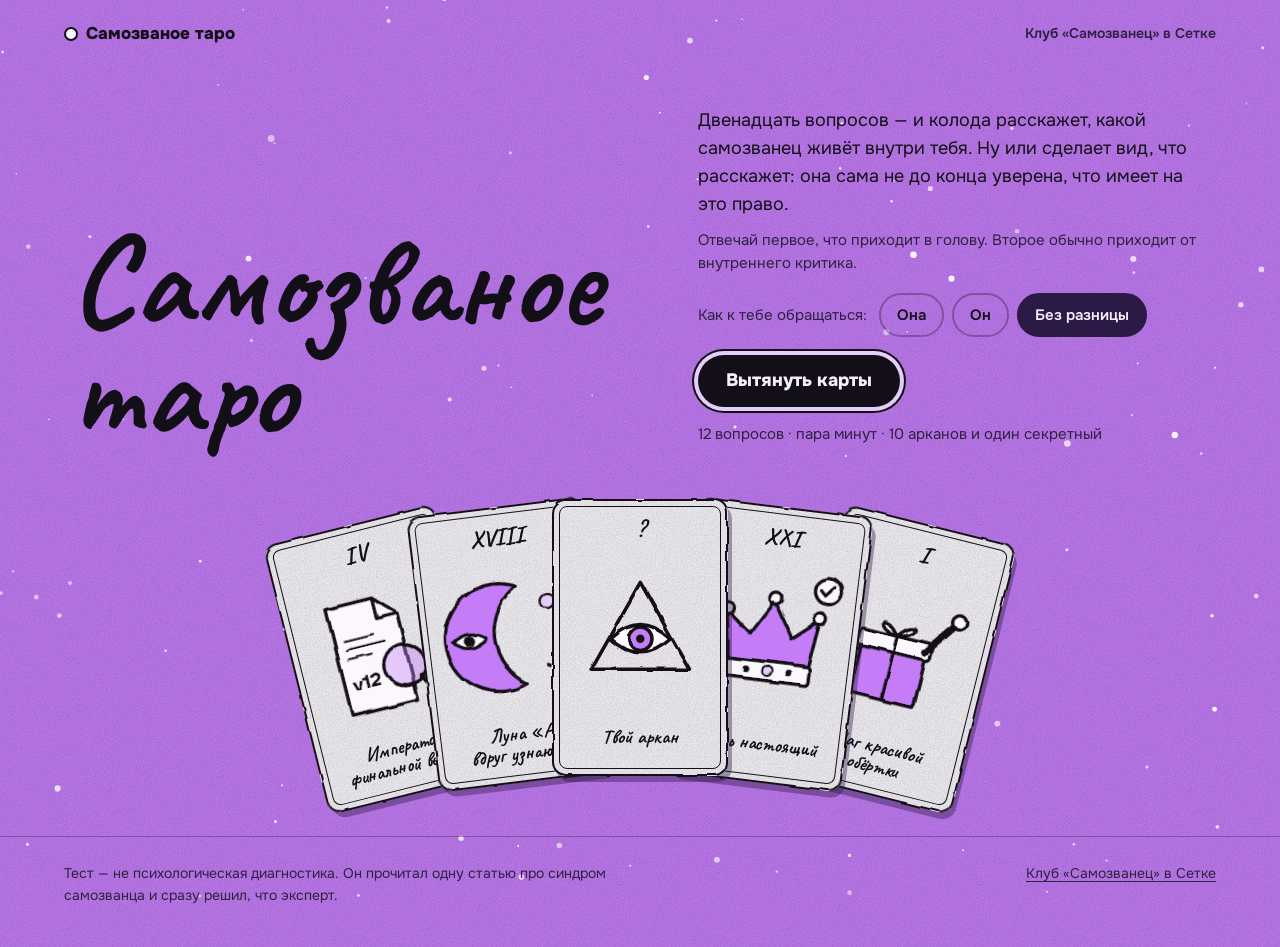
<file: taro/index.html>
<!DOCTYPE html>
<html lang="ru">
<head>
<meta charset="utf-8">
<meta name="viewport" content="width=device-width, initial-scale=1">
<title>Самозваное таро · bogomolka</title>
<meta name="description" content="Тест по мотивам клуба «Самозванец»: двенадцать вопросов, и колода покажет, какой самозванец живёт внутри тебя.">
<meta name="theme-color" content="#C47DF7">
<meta property="og:title" content="Самозваное таро">
<meta property="og:description" content="Двенадцать вопросов, и колода покажет, какой самозванец живёт внутри тебя.">
<link rel="icon" href="data:image/svg+xml,%3Csvg xmlns='http://www.w3.org/2000/svg' viewBox='0 0 32 32'%3E%3Crect x='6' y='3' width='20' height='26' rx='4' fill='%23C47DF7' stroke='%23121016' stroke-width='2.5'/%3E%3Ccircle cx='16' cy='16' r='4.5' fill='%23FAF8FD' stroke='%23121016' stroke-width='2'/%3E%3C/svg%3E">
<link rel="preconnect" href="https://fonts.googleapis.com">
<link rel="preconnect" href="https://fonts.gstatic.com" crossorigin>
<link rel="stylesheet" href="https://fonts.googleapis.com/css2?family=Caveat:wght@600;700&family=Onest:wght@400;600;800&display=swap">
<style>
/* VOICE клуб анонимных специалистов с синдромом самозванца: тепло, с самоиронией
   IDEA колода таро, нарисованная тушью и приколотая к лавандовой стене клуба, за окном идёт снег
   PICTURE сами карты: веер колоды, карта с вопросом, твой аркан, который переворачивается
   COLOUR лаванда #C47DF7, слива #2B1A45, бумага #FAF8FD, чёрная тушь #121016 с карандашным зерном, белый снег
   TYPE Onest + рукописный Caveat, как у клуба
   LAYOUT ноутбук: заголовок и старт рядом, веер ниже; вопрос слева, ответы справа; аркан слева, текст справа. Телефон: заголовок, карта, кнопки */
:root{color-scheme:light;--bg:#C47DF7;--ink:#121016;--soft:#2E2240;--line:rgba(18,16,22,.3);--acc:#2B1A45;--on-acc:#F4F0FA;--sel:#2B1A45;--sel-ink:#F4F0FA;--shadow:rgba(43,26,69,.4);
--paper:#FAF8FD;--k:#121016;--lav:#C47DF7;--lav2:#E4CCFB;--plum:#2B1A45;
--grain:url("data:image/svg+xml;utf8,<svg xmlns='http://www.w3.org/2000/svg' width='180' height='180'><filter id='n'><feTurbulence type='fractalNoise' baseFrequency='.85' numOctaves='2' stitchTiles='stitch'/><feColorMatrix values='0 0 0 0 0 0 0 0 0 0 0 0 0 0 0 0 0 0 .2 0'/></filter><rect width='100%' height='100%' filter='url(%23n)'/></svg>")}
@media (prefers-color-scheme:dark){:root:not([data-theme=light]){color-scheme:dark;--bg:#2B1A45;--ink:#F4F0FA;--soft:#D8CEE8;--line:rgba(244,240,250,.3);--acc:#C47DF7;--on-acc:#121016;--sel:#C47DF7;--sel-ink:#121016;--shadow:rgba(0,0,0,.45)}}
:root[data-theme=dark]{color-scheme:dark;--bg:#2B1A45;--ink:#F4F0FA;--soft:#D8CEE8;--line:rgba(244,240,250,.3);--acc:#C47DF7;--on-acc:#121016;--sel:#C47DF7;--sel-ink:#121016;--shadow:rgba(0,0,0,.45)}
*{box-sizing:border-box;min-width:0}
html,body{margin:0}
body{background:var(--grain),var(--bg);color:var(--ink);font:17px/1.55 Onest,system-ui,sans-serif;overflow-x:clip;-webkit-font-smoothing:antialiased;-webkit-tap-highlight-color:transparent}
button{font:inherit;color:inherit;cursor:pointer}
a{color:inherit;text-underline-offset:3px}
[hidden]{display:none!important}
:focus-visible{outline:3px solid var(--ink);outline-offset:3px}
#snow{position:fixed;inset:0;width:100%;height:100%;pointer-events:none;z-index:0}
header,main,footer{position:relative;z-index:1}
.band{padding:clamp(24px,4vw,56px) max(5vw,16px)}
.wrap{max-width:1140px;margin:0 auto}
.top{display:flex;justify-content:space-between;align-items:center;gap:0 20px;flex-wrap:wrap;padding:12px max(5vw,16px) 0}
.club{display:flex;align-items:center;gap:8px;min-height:44px;font-weight:800;font-size:17px}
.club i{width:14px;height:14px;border-radius:50%;background:var(--paper);border:2px solid var(--k)}
.links{display:flex;flex-wrap:wrap;align-items:center;gap:6px 18px}
.links a{display:inline-flex;align-items:center;min-height:44px;color:var(--soft);font-size:14px;font-weight:600;text-decoration:none}
.links a:hover{color:var(--ink);text-decoration:underline}
.dot{display:inline-block;width:14px;height:14px;border-radius:50%;background:var(--lav);border:2px solid var(--k);flex:none}
.s{fill:none;stroke:var(--k);stroke-width:3;stroke-linecap:round;stroke-linejoin:round}
.s2{fill:none;stroke:var(--k);stroke-width:2;stroke-linecap:round}
.sp{fill:none;stroke:var(--lav);stroke-width:4;stroke-linecap:round}
.p{fill:var(--lav)}
.l{fill:var(--lav2)}
.w{fill:var(--paper)}
.i{fill:var(--k)}
.g{fill:rgba(196,125,247,.4)}
.t{fill:var(--k);font:800 16px Onest,sans-serif}
.q{fill:var(--k);font:700 52px Caveat,cursive}
.card{position:relative;width:var(--w,200px);aspect-ratio:7/11;flex:none;background:var(--grain),var(--paper);color:var(--k);border-radius:14px;padding:7px;box-shadow:4px 6px 0 var(--shadow);container-type:inline-size}
.card::after,.ans::after,.sheet::after{content:"";position:absolute;inset:0;border:2.5px solid var(--k);border-radius:inherit;filter:url(#wob);pointer-events:none}
.fr{height:100%;border:1.5px solid var(--k);border-radius:8px;display:grid;grid-template-rows:auto minmax(0,1fr) auto;justify-items:center;text-align:center;padding:6cqw 6cqw 7cqw}
.num{font:700 15cqw/1 Caveat,cursive}
.art{position:relative;width:100%;margin:3cqw 0}
.art svg,.qart svg{position:absolute;inset:0;width:100%;height:100%;filter:url(#wob)}
.nm{font:700 12cqw/1 Caveat,cursive;text-wrap:balance;min-height:2em;display:grid;place-items:center}
.intro{display:grid;grid-template-columns:minmax(0,1.1fr) minmax(0,1fr);grid-template-areas:"t c" "f f";gap:8px clamp(24px,5vw,72px);align-items:end}
.intro h1{grid-area:t;font:700 clamp(64px,10vw,128px)/.86 Caveat,cursive;margin:0;text-wrap:balance}
.ctrl{grid-area:c}
.lead{margin:0 0 10px;font-size:18px;max-width:46ch}
.note{margin:0 0 18px;color:var(--soft);font-size:15px}
.fan{grid-area:f;display:flex;justify-content:center;align-items:flex-end;padding:clamp(24px,4vw,44px) 0 10px;--w:clamp(86px,14vw,176px)}
.fan .card{margin-inline:calc(var(--w) * -.18);transform:translateY(var(--y)) rotate(var(--r));transform-origin:50% 100%;transition:transform .25s}
.fan .card:hover{transform:translateY(calc(var(--y) - 14px)) rotate(var(--r))}
.seg{display:flex;flex-wrap:wrap;gap:8px;align-items:center;margin:0 0 18px}
.seg>span{font-size:15px;color:var(--soft);margin-right:4px}
.seg label{position:relative;display:inline-flex}
.seg input{position:absolute;inset:0;opacity:0;margin:0;cursor:pointer}
.pill{display:inline-flex;align-items:center;min-height:44px;padding:0 16px;border-radius:999px;border:2px solid var(--line);font-weight:600;font-size:15px}
.seg input:checked+.pill{background:var(--acc);color:var(--on-acc);border-color:var(--acc)}
.seg input:focus-visible+.pill{outline:3px solid var(--ink);outline-offset:2px}
.btn{display:inline-flex;align-items:center;justify-content:center;min-height:52px;padding:0 28px;border:0;border-radius:999px;background:var(--k);color:#F4F0FA;font-weight:800;font-size:18px;box-shadow:0 0 0 4px var(--lav2),0 0 0 6px var(--k);transition:transform .12s}
.btn:hover{transform:translateY(-2px)}
.btn:active{transform:translateY(1px)}
.ghost{min-height:44px;padding:0 18px;border-radius:999px;border:2px solid var(--line);background:none;color:var(--ink);font-weight:600;font-size:15px}
.ghost:hover{border-color:var(--ink)}
.qgrid{display:grid;grid-template-columns:minmax(0,5fr) minmax(0,6fr);gap:clamp(20px,4vw,56px);align-items:stretch}
.qcard{width:100%;aspect-ratio:auto;min-height:440px}
.qcard .fr{grid-template-rows:auto auto 1fr;justify-items:stretch;text-align:left;padding:20px 24px 28px}
.qhead{display:flex;justify-content:space-between;align-items:baseline;font:700 42px/1 Caveat,cursive}
.qhead small{font:600 14px Onest,sans-serif;opacity:.7}
.qart{position:relative;height:130px;margin:14px 0}
.qt{font-size:clamp(22px,2.5vw,30px);font-weight:800;line-height:1.2;letter-spacing:-.01em;margin:0;align-self:end;text-wrap:balance}
.side{display:flex;flex-direction:column;gap:14px}
.pips{display:flex;gap:5px}
.pip{flex:1;height:8px;border-radius:4px;background:var(--line)}
.pip.on{background:var(--acc)}
.pip.cur{background:var(--paper);box-shadow:0 0 0 1.5px var(--k)}
.count{margin:0;font-size:15px;color:var(--soft)}
.answers{display:grid;gap:14px}
.ans{position:relative;display:flex;gap:14px;align-items:center;width:100%;text-align:left;background:var(--grain),var(--paper);color:var(--k);border:0;border-radius:16px;padding:15px 18px;font-weight:600;font-size:17px;line-height:1.35;min-height:60px;box-shadow:3px 4px 0 var(--shadow);transition:transform .12s}
.ans:hover{transform:translate(-1px,-2px)}
.ans.sel{background:var(--sel);color:var(--sel-ink)}
.ans.sel .dot{background:var(--paper)}
.qnav{display:flex;justify-content:space-between;gap:12px;align-items:center;flex-wrap:wrap;margin-top:auto;padding-top:6px}
.keys{font-size:14px;color:var(--soft)}
.rgrid{display:grid;grid-template-columns:auto minmax(0,1fr);gap:clamp(24px,5vw,64px);align-items:start}
.flip{--w:clamp(230px,28vw,330px);width:var(--w);aspect-ratio:7/11;perspective:1400px;position:sticky;top:16px}
.inner{position:relative;width:100%;height:100%;transform-style:preserve-3d;-webkit-transform-style:preserve-3d;transition:transform .9s cubic-bezier(.3,.7,.2,1)}
.flip.closed .inner{transform:rotateY(180deg);transition:none}
.inner .card{position:absolute;inset:0;width:100%;height:100%;-webkit-backface-visibility:hidden;backface-visibility:hidden;transform:rotateY(0)}
.inner .card.b{transform:rotateY(180deg)}
.lab{display:flex;gap:8px;align-items:center;font-size:15px;font-weight:600;color:var(--soft);margin:0}
.rd h2{font:700 clamp(50px,6.6vw,78px)/.92 Caveat,cursive;margin:10px 0 12px;text-wrap:balance}
.tag{font-size:20px;line-height:1.4;margin:0 0 22px;max-width:40ch}
.blk{border-top:1.5px solid var(--line);padding:14px 0 16px}
.blk h3{margin:0 0 4px;font-size:15px;font-weight:800}
.blk p{margin:0;max-width:62ch}
.voice{font:700 clamp(30px,3.2vw,38px)/1.05 Caveat,cursive}
.sheet{--ink:#121016;--soft:#585166;--line:rgba(18,16,22,.22);position:relative;background:var(--grain),var(--paper);color:var(--ink);border-radius:26px;padding:clamp(20px,3.4vw,40px);box-shadow:5px 7px 0 var(--shadow)}
.lay{display:grid;grid-template-columns:minmax(0,1.25fr) minmax(0,1fr);gap:clamp(28px,5vw,64px);align-items:start}
.sheet h2,.deck-h h2{font-size:clamp(28px,3.2vw,38px);font-weight:800;letter-spacing:-.03em;line-height:1.05;margin:0 0 6px}
.sub{margin:0 0 18px;color:var(--soft)}
.bars{display:grid;gap:10px}
.bar{display:grid;grid-template-columns:minmax(0,9.5em) minmax(0,1fr) 2ch;gap:12px;align-items:center;font-size:15px}
.bar .tr{height:14px;border-radius:7px;background:var(--lav2);overflow:hidden}
.bar .fl{height:100%;border-radius:7px;background:var(--lav);box-shadow:inset 0 0 0 1.5px var(--k)}
.bar.top{font-weight:800}
.bar.top .fl{background:var(--plum);box-shadow:none}
.bar .c{text-align:right;font-variant-numeric:tabular-nums}
.second{display:flex;gap:18px;align-items:center;margin-bottom:24px}
.second .card{--w:118px;box-shadow:3px 4px 0 rgba(43,26,69,.3)}
.second h3{font:700 32px/1 Caveat,cursive;margin:6px 0 8px}
.second p{margin:0}
.share{border:2px dashed var(--line);border-radius:16px;padding:16px 18px}
.share h3{margin:0 0 6px;font-size:15px;font-weight:800}
.share .txt{margin:0 0 16px;font-size:16px}
.acts{display:flex;gap:14px;flex-wrap:wrap;align-items:center}
.status{font-size:14px;color:var(--soft);min-height:1.4em;margin:10px 0 0}
.deck-h{display:flex;justify-content:space-between;align-items:end;gap:16px;flex-wrap:wrap}
.deck-h .acts{margin-bottom:6px;gap:10px}
.deck{display:flex;gap:24px;overflow-x:auto;scroll-snap-type:x mandatory;padding:16px 6px 28px;scrollbar-width:thin}
.it{flex:none;width:clamp(170px,19vw,210px);scroll-snap-align:start}
.it .card{--w:100%}
.it h3{font:700 28px/1 Caveat,cursive;margin:18px 0 6px}
.it p{margin:0;font-size:15px;color:var(--soft)}
.foot{padding:26px max(5vw,16px) 40px;color:var(--soft);font-size:14px;display:flex;justify-content:space-between;gap:10px 24px;flex-wrap:wrap;border-top:1.5px solid var(--line)}
.foot p{margin:0;max-width:62ch}
@media(max-width:760px){
.intro{grid-template-columns:minmax(0,1fr);grid-template-areas:"t" "f" "c"}
.fan{padding:18px 0 22px}
.qgrid,.rgrid,.lay{grid-template-columns:minmax(0,1fr)}
.qcard{min-height:0}
.qart{height:70px;margin:8px 0}
.flip{position:relative;top:0;justify-self:center;--w:min(64vw,260px)}
.keys{display:none}
.ans{font-size:16px;min-height:56px;padding:13px 16px}
}
@media(prefers-reduced-motion:reduce){*{transition:none!important;scroll-behavior:auto!important}}
</style>
</head>
<body>
<svg width="0" height="0" style="position:absolute" aria-hidden="true" focusable="false"><defs><filter id="wob" x="-4%" y="-4%" width="108%" height="108%"><feTurbulence type="fractalNoise" baseFrequency=".04" numOctaves="2" seed="7"/><feDisplacementMap in="SourceGraphic" scale="4.5" xChannelSelector="R" yChannelSelector="G"/></filter></defs></svg>
<canvas id="snow" aria-hidden="true"></canvas>

<header class="top">
<span class="club"><i></i>Самозваное таро</span>
<nav class="links"><a href="https://setka.ru/communities/018f8673-5cea-423b-8170-6d46bdd5fdcd">Клуб «Самозванец» в Сетке</a></nav>
</header>

<main>
<section id="intro" class="band">
<div class="wrap intro">
<h1>Самозваное таро</h1>
<div class="fan" id="fan"></div>
<div class="ctrl">
<p class="lead">Двенадцать вопросов — и колода расскажет, какой самозванец живёт внутри тебя. Ну или сделает вид, что расскажет: она сама не до конца уверена, что имеет на это право.</p>
<p class="note">Отвечай первое, что приходит в голову. Второе обычно приходит от внутреннего критика.</p>
<div class="seg" role="radiogroup" aria-label="Как к тебе обращаться">
<span>Как к тебе обращаться:</span>
<label><input type="radio" name="g" id="g-f" value="f"><span class="pill">Она</span></label>
<label><input type="radio" name="g" id="g-m" value="m"><span class="pill">Он</span></label>
<label><input type="radio" name="g" id="g-x" value="x" checked><span class="pill">Без разницы</span></label>
</div>
<button class="btn" id="start" type="button">Вытянуть карты</button>
<p class="note" style="margin:16px 0 0">12 вопросов · пара минут · 10 арканов и один секретный</p>
</div>
</div>
</section>

<section id="quiz" class="band" hidden>
<div class="wrap qgrid">
<div class="card qcard"><div class="fr">
<div class="qhead"><span id="qnum">I</span><small>из XII</small></div>
<div class="qart" id="qart"></div>
<p class="qt" id="qt"></p>
</div></div>
<div class="side">
<div class="pips" id="pips"></div>
<p class="count" id="count"></p>
<div class="answers" id="answers"></div>
<div class="qnav"><button class="ghost" id="back" type="button">← Назад</button><span class="keys">Можно отвечать клавишами с цифрами</span></div>
</div>
</div>
</section>

<section id="result" hidden>
<div class="band">
<div class="wrap rgrid">
<div class="flip" id="flip"></div>
<div class="rd">
<p class="lab"><i class="dot"></i>Твой аркан</p>
<h2 id="rName"></h2>
<p class="tag" id="rTag"></p>
<div class="blk"><h3>Кто ты</h3><p id="rWho"></p></div>
<div class="blk"><h3>Твоя суперсила</h3><p id="rPow"></p></div>
<div class="blk"><h3>Внутренний голос шепчет</h3><p class="voice" id="rVoice"></p></div>
<div class="blk"><h3>Совет карты</h3><p id="rAdv"></p></div>
<div class="blk"><h3>В перевёрнутом положении</h3><p id="rRev"></p></div>
</div>
</div>
</div>
<div class="band" style="padding-top:0">
<div class="wrap sheet">
<div class="lay">
<div>
<h2>Твой расклад</h2>
<p class="sub">Сколько раз каждая карта выпала в твоих ответах.</p>
<div class="bars" id="bars"></div>
</div>
<div>
<div class="second" id="second"></div>
<div class="share">
<h3>Поделиться в Сетке</h3>
<p class="txt" id="shareTxt"></p>
<div class="acts"><button class="btn" id="copy" type="button">Скопировать</button><button class="ghost" id="again" type="button">Пройти ещё раз</button></div>
<p class="status" id="status" aria-live="polite"></p>
</div>
</div>
</div>
</div>
</div>
<div class="band">
<div class="wrap">
<div class="deck-h">
<div><h2>Вся колода</h2><p class="sub">Десять арканов и один секретный. Узнаёшь кого-нибудь из коллег?</p></div>
<div class="acts"><button class="ghost" id="prev" type="button" aria-label="Предыдущие карты">←</button><button class="ghost" id="next" type="button" aria-label="Следующие карты">→</button></div>
</div>
<div class="deck" id="deck" tabindex="0" aria-label="Все карты колоды"></div>
</div>
</div>
</section>
</main>

<footer class="foot">
<p>Тест — не психологическая диагностика. Он прочитал одну статью про синдром самозванца и сразу решил, что эксперт.</p>
<a href="https://setka.ru/communities/018f8673-5cea-423b-8170-6d46bdd5fdcd">Клуб «Самозванец» в Сетке</a>
</footer>

<script>
{
const R=['I','II','III','IV','V','VI','VII','VIII','IX','X','XI','XII'];
const f1=n=>Math.round(n*10)/10;
const sv=s=>`<svg viewBox="0 0 120 120" aria-hidden="true">${s}</svg>`;
let spokes='',pegs='',star='';
for(let j=0;j<8;j++){const a=j*Math.PI/4,b=a+Math.PI/8;spokes+=`<path class="s" d="M${f1(60+17*Math.cos(a))} ${f1(64+17*Math.sin(a))}L${f1(60+38*Math.cos(a))} ${f1(64+38*Math.sin(a))}"/>`;pegs+=`<circle class="p s2" cx="${f1(60+38*Math.cos(b))}" cy="${f1(64+38*Math.sin(b))}" r="3.6"/>`}
for(let j=0;j<10;j++){const a=-Math.PI/2+j*Math.PI/5,r=j%2?18:44;star+=`${f1(60+r*Math.cos(a))},${f1(64+r*Math.sin(a))} `}
const ART={
back:sv(`<path class="s" d="M60 20 102 94H18Z"/><path class="w s" d="M34 68Q60 44 86 68 60 92 34 68Z"/><circle class="p s" cx="60" cy="68" r="10"/><circle class="i" cx="60" cy="68" r="3.6"/>`),
shut:sv(`<path class="s" d="M40 6 60 40 80 6"/><rect class="p s" x="34" y="38" width="52" height="66" rx="7"/><rect class="w s" x="52" y="44" width="16" height="5" rx="2.5"/><circle class="w s" cx="60" cy="68" r="12"/><circle class="i" cx="55.5" cy="65" r="1.8"/><circle class="i" cx="64.5" cy="65" r="1.8"/><path class="s" d="M54 71q6 6 12 0"/><path class="s" d="M46 90h28M50 97h20"/>`),
mag:sv(`<rect class="p s" x="26" y="60" width="56" height="44" rx="3"/><rect class="w s" x="22" y="48" width="64" height="14" rx="3"/><path class="s" d="M54 48v56"/><path class="w s" d="M54 48C42 30 30 42 54 48ZM54 48C66 30 78 42 54 48Z"/><path class="s" style="stroke-width:6" d="M80 56 100 28"/><circle class="w s" cx="103" cy="24" r="6"/>`),
kurs:sv(`<rect class="w s" x="22" y="88" width="72" height="14" rx="2"/><rect class="p s" x="28" y="74" width="64" height="14" rx="2"/><rect class="l s" x="24" y="60" width="66" height="14" rx="2"/><path class="s2" d="M32 95h20M36 81h14M30 67h18"/><path class="w s" d="M42 42v10c0 7 36 7 36 0V42"/><path class="p s" d="M60 20 98 34 60 48 22 34Z"/><path class="s" d="M98 34v18"/><circle class="p s" cx="98" cy="55" r="3.5"/>`),
imp:sv(`<path class="w s" d="M24 14h40l18 18v76H24Z"/><path class="s" d="M64 14v18h18"/><path class="s2" d="M32 44h26M32 52h34M32 60h20"/><text class="t" x="31" y="88">v12</text><circle class="g s" cx="78" cy="76" r="18"/><path class="s" style="stroke-width:8" d="M91 89 106 104"/>`),
kol:sv(`<path class="sp" d="M6 52h14M2 64h16M6 76h14"/><circle class="p s" cx="38" cy="30" r="10"/><circle class="p s" cx="82" cy="30" r="10"/><path class="s" d="M42 92 34 104M78 92 86 104"/><circle class="w s" cx="60" cy="64" r="32"/><path class="s2" d="M60 36v5M60 87v5M32 64h5M83 64h5"/><path class="s" d="M60 64 57 46M60 64 61 38"/><circle class="i" cx="60" cy="64" r="3"/>`),
otsh:sv(`<path class="s" d="M60 6v8"/><circle class="s" cx="60" cy="19" r="5"/><path class="sp" d="M28 60H16M104 60H92M32 38l-8-8M88 38l8-8M32 84l-8 8M88 84l8-8"/><path class="p s" d="M42 34 60 24 78 34Z"/><rect class="l s" x="42" y="34" width="36" height="50" rx="4"/><path class="w s" d="M60 74c-10-7-5-18 0-26 5 8 10 19 0 26Z"/><rect class="p s" x="38" y="84" width="44" height="10" rx="3"/>`),
fort:sv(`<path class="p s" d="M60 24 52 10H68Z"/><circle class="w s" cx="60" cy="64" r="38"/>${spokes}${pegs}<circle class="l s" cx="60" cy="64" r="17"/><circle class="p" cx="55" cy="59" r="5.5"/><circle class="p" cx="65" cy="59" r="5.5"/><circle class="p" cx="55" cy="69" r="5.5"/><circle class="p" cx="65" cy="69" r="5.5"/><circle class="i" cx="60" cy="64" r="2.2"/>`),
star:sv(`<polygon class="p s" points="${star.trim()}"/><text class="q" x="60" y="80" text-anchor="middle">?</text>`),
luna:sv(`<path class="p s" d="M70 18A46 46 0 1 0 70 102 50 50 0 0 1 70 18Z"/><path class="w s" d="M12 60Q26 48 40 60 26 72 12 60Z"/><circle class="i" cx="26" cy="60" r="4.5"/><circle class="l s2" cx="96" cy="34" r="6"/><circle class="i" cx="104" cy="62" r="2.5"/><circle class="i" cx="90" cy="88" r="2"/>`),
tsar:sv(`<path class="p s" d="M26 82 20 42 42 60 60 30 78 60 100 42 94 82Z"/><rect class="w s" x="24" y="82" width="72" height="16" rx="3"/><circle class="i" cx="42" cy="90" r="3"/><circle class="l s2" cx="60" cy="90" r="4"/><circle class="i" cx="78" cy="90" r="3"/><circle class="w s" cx="20" cy="40" r="5"/><circle class="w s" cx="60" cy="27" r="5"/><circle class="w s" cx="100" cy="40" r="5"/><circle class="w s" cx="104" cy="16" r="11"/><path class="s" d="M98 16l4 4 7-8"/>`),
sam:sv(`<path class="w s" d="M44 32 48 16 54 26 60 12 66 26 72 16 76 32Z"/><path class="s" d="M16 56 4 48M104 56 116 48"/><path class="p s" d="M14 54C28 40 48 44 60 52 72 44 92 40 106 54 104 74 88 84 74 76 68 72 64 68 60 68 56 68 52 72 46 76 32 84 16 74 14 54Z"/><ellipse class="w s" cx="40" cy="60" rx="10" ry="6.5"/><ellipse class="w s" cx="80" cy="60" rx="10" ry="6.5"/>`)
};

const A={
back:{n:'?',name:'Твой аркан'},
shut:{n:'0',name:'Шут на испытательном',sh:'Шут',
tag:'Ещё не знает, что тут положено бояться. И это прекрасно.',
who:'Ты в начале пути — или просто умеешь каждый раз начинать как впервые. Откликаешься на вакансию, где закрываешь половину требований, берёшься за задачу, о которой вчера только {слышал||а}, и почему-то справляешься. Твой внутренний самозванец пока сам на испытательном сроке и не очень понимает, что тут делает.',
power:'Смелость новичка: ты уже делаешь, пока остальные дочитывают регламент.',
voice:'А что, так можно было?',
advice:'Не дай опыту отнять у тебя лёгкость. Пусть знаний становится больше, а страха — нет.',
rev:'Наступает в тот день, когда ты впервые слышишь слово «грейд».',
hint:'Внутри всё ещё живёт стажёр, который ничего не боится. Береги его.'},
mag:{n:'I',name:'Маг красивой обёртки',sh:'Маг',
tag:'Может презентовать пустую папку. И это будет лучшая пустая папка в компании.',
who:'Ты умеешь подать. Слайды — огонь, формулировки уверенные, лицо на созвоне — как у человека, который всё понял ещё вчера. Беда в том, что {сам||а} ты видишь в этом фокус, а не талант: кажется, однажды кто-нибудь заглянет в рукав — а там пусто. Спойлер: там твой опыт. Ты просто {привык||ла} его не замечать.',
power:'Превращать хаос в историю, в которую верят все. Кроме тебя.',
voice:'Главное — уверенно. Если что, это была концепция.',
advice:'Умение подать — тоже навык, а не обман. Фокусник, который годами тренирует руки, — профессионал, а не жулик.',
rev:'Ты двадцать минут {выбирал||а} шрифт для письма «ок, принято».',
hint:'Когда страшно, ты делаешь красиво. Работает, кстати.'},
kurs:{n:'II',name:{x:'Верховная курсистка',f:'Верховная курсистка',m:'Верховный курсист'},sh:{x:'Курсистка',f:'Курсистка',m:'Курсист'},
tag:'Ещё один курс — и можно будет называть себя специалистом. Точно.',
who:'У тебя три сертификата, двенадцать сохранённых вебинаров и курс, купленный по скидке «только сегодня». Ты знаешь больше многих, кто уже выступает на конференциях, но всё кажется: ещё чуть-чуть — и буду {готов||а}. Готовность, к сожалению, не продаётся отдельным модулем.',
power:'Глубина. Если ты что-то объясняешь — то с первоисточником, ссылками и сносками.',
voice:'Сначала дочитаю. Потом пересмотрю. Потом, может быть, скажу.',
advice:'Попробуй хоть раз сказать «я знаю» без ссылки на курс. Знания уже твои — их не отберут за непросмотренный урок.',
rev:'Ты записываешься на курс «Как перестать проходить курсы».',
hint:'Иногда ты прячешься в учёбу, чтобы не выходить на сцену.'},
imp:{n:'IV',name:{x:'Император финальной версии',m:'Император финальной версии',f:'Императрица финальной версии'},sh:{x:'Император',m:'Император',f:'Императрица'},
tag:'final_final_v12_точно_финал_правки2.fig',
who:'Ты правишь империей, где ничто не бывает готово. Работа принята, заказчик счастлив, коллеги хвалят, а ты видишь кривой отступ в третьем макете и не можешь уснуть. Для тебя 95% — это провал на пять процентов. Планка у тебя такая высокая, что под ней не проходишь даже ты.',
power:'Видишь то, чего не видит никто: пиксель, запятую, лишний пробел.',
voice:'Это пока черновик. Не смотрите.',
advice:'Объяви амнистию одной ошибке в неделю. Империя не рухнет, а ты наконец выспишься.',
rev:'Ты {отправил||а} файл без последней правки — и никто не заметил. Никто, кроме тебя.',
hint:'Лупа для поиска ошибок лежит где-то под рукой — на всякий случай.'},
kol:{n:'VII',name:'Колесница последней ночи',sh:'Колесница',
tag:'Неделю собирается с силами. Делает всё за ночь. Потом говорит: «повезло».',
who:'Ты несёшься к дедлайну как колесница: долго стоишь, потом рывок, искры, кофе, 3:47 ночи — и готово. Получается хорошо, но ты в это не веришь: «Если бы я правда {умел||а}, я бы {сделал||а} заранее». Откладывание у тебя не лень, а способ не узнавать, на что ты {способ|ен|на}, когда стараешься на все сто.',
power:'Делать невозможное за невозможно короткое время.',
voice:'Завтра начну. Нет, правда.',
advice:'Начни один раз заранее — не ради продуктивности, а как эксперимент. Если выйдет так же хорошо без адреналина, это будет целиком твоя заслуга, без всякого «повезло».',
rev:'Ты {закончил||а} за три дня до срока и не знаешь, что делать с этим чувством.',
hint:'Дедлайн для тебя звучит как стартовый свисток.'},
otsh:{n:'IX',name:{x:'Отшельник «Я {сам||а}»',m:'Отшельник «Я сам»',f:'Отшельница «Я сама»'},sh:{x:'Отшельник',m:'Отшельник',f:'Отшельница'},
tag:'Лучше три ночи в документации, чем один вопрос в общем чате.',
who:'Ты несёшь свой фонарь в одиночку. Попросить о помощи — значит признаться, что ты чего-то не знаешь, а это почти разоблачение. Поэтому ты разбираешься {сам||а}, молча, до трёх ночи, а утром говоришь: «Да там ерунда была». Результат отличный, но засчитываешь ты его, только если никто не помогал.',
power:'Разобраться можешь в чём угодно. Буквально в чём угодно.',
voice:'Спрашивать — это для тех, кто не справляется.',
advice:'Вопрос коллеге — не провал, а скорость. В любой сильной команде больше всего вопросов задают самые сильные.',
rev:'Ты {задал||а} вопрос в общем чате — и трое ответили, что тоже не знали.',
hint:'Просить о помощи пока неловко. Попробуй — это не больно.'},
fort:{n:'X',name:'Колесо «Просто повезло»',sh:'Колесо',
tag:'Всё в жизни получилось само. Случайно. Двенадцать раз подряд.',
who:'Повышение? Повезло с руководителем. Проект выстрелил? Удачно совпало. Хвалят? Наверное, из вежливости. Колесо фортуны у тебя крутится в одну сторону: всё хорошее — случайность, всё плохое — закономерность. Статистически, кстати, это очень маловероятно.',
power:'Скромность, с которой с тобой приятно работать.',
voice:'Да это несложно было. Любой бы смог.',
advice:'Заведи заметку «Это {сделал||а} я» и записывай туда всё, за что хвалят. Через месяц перечитай и попробуй снова сказать «просто повезло».',
rev:'Тебе повезло — и ты впервые {сказал||а} вслух, что {заслужил||а}.',
hint:'Ты всё ещё отдаёшь удаче то, что {сделал||а} {сам||а}.'},
star:{n:'XVII',name:'Звезда под сомнением',sh:'Звезда',
tag:'Всё давалось легко. Пока не перестало.',
who:'Тебя с детства называли способным человеком: всё схватывалось на лету, без зубрёжки. А потом пришла первая задача, над которой пришлось попотеть, и внутри прозвучало: «Значит, это не моё. Значит, меня переоценили». Только «трудно» не значит «не твоё». Трудно — значит, ты наконец растёшь.',
power:'Быстро схватываешь — и всё ещё можешь удивить всех, включая себя.',
voice:'Если пришлось стараться, значит, я не талант.',
advice:'Перестань мерить способности скоростью. Таланту тоже можно потеть, это не запрещено.',
rev:'Ты три дня {разбирал|ся|ась} в задаче — и гордишься этим больше, чем всем, что далось легко.',
hint:'Иногда пугает, когда не получается с первого раза.'},
luna:{n:'XVIII',name:'Луна «А вдруг узнают»',sh:'Луна',
tag:'«Есть минутка?» — а у тебя в голове уже идут финальные титры.',
who:'По ночам ты прокручиваешь сценарии разоблачения. «Есть минутка?» от руководителя — минимум увольнение. Похвала — подозрительно. Тишина в чате — ещё подозрительнее. Твоей тревоге бы в сценаристы: сюжеты закручены мастерски. Но в жизни «есть минутка?» почти всегда заканчивается вопросом, где лежит файл.',
power:'Предусмотришь любой риск. Даже несуществующий.',
voice:'Сейчас кто-нибудь задаст тот самый вопрос — и все всё поймут.',
advice:'Запиши худший сценарий и через неделю проверь, сбылся ли он. Луна врёт — просто очень красиво.',
rev:'Тебе написали «есть минутка?» — а там просто хотели похвалить.',
hint:'По ночам иногда мерещится разоблачение.'},
tsar:{n:'XXI',name:{x:'Царь настоящий',m:'Царь настоящий',f:'Царица настоящая'},sh:{x:'Царь',m:'Царь',f:'Царица'},
tag:{x:'Говорят, царь-то… настоящий.',m:'Говорят, царь-то… настоящий.',f:'Говорят, царица-то… настоящая.'},
who:'Твой внутренний самозванец давно на пенсии и заходит разве что на чай. Ты умеешь сказать «спасибо» на похвалу, спросить, когда не знаешь, и признать ошибку без драмы. Сомнения бывают у всех, просто у тебя они не управляют государством. Редкая карта. Поздравляем, ваше величество.',
power:'Спокойная уверенность — та, которой не нужны доказательства.',
voice:'Я знаю не всё. И это нормально.',
advice:'Поделись секретом: расскажи в клубе, как ты {договорил|ся|ась} со своим самозванцем. Кому-то это сейчас очень нужно.',
rev:'Когда-то и ты {сомневал|ся|ась} во всём. Просто это было давно, и ты об этом не рассказываешь.',
hint:'Спокойная уверенность в тебе уже есть. Дай ей больше слова.'},
sam:{n:'XXII',name:'Самозванец самозванцев',sh:'Секретная',
tag:'{Обманул||а} даже тест.',
who:'Твои ответы разбежались по всей колоде, и карты не смогли тебя раскусить. Либо ты очень многогранная личность, либо притворяешься так убедительно, что сбиваешь с толку даже таро. Честно говоря, ровно так и сказал бы самозванец. Мы впечатлены.',
power:'Неуловимость. Тебя не уложить ни в одну карту.',
voice:'А это точно про меня? Может, перепройти?',
advice:'Перепройди тест — или прими, что в тебе живёт целая колода. Это, кстати, и называется «нормальный человек».',
rev:'Тест не уверен, что имеет право тебя оценивать. Кажется, у него тоже синдром самозванца.',
hint:''}
};
const ORDER=['shut','mag','kurs','imp','kol','otsh','fort','star','luna','tsar'];

const Q=[
{q:'На общем созвоне тебя хвалят при всех. Первая мысль:',a:[['Это просто задача удачная попалась','fort'],['А в третьем макете отступ кривой — никто не заметил?','imp'],['Сейчас кто-нибудь спросит детали — и всё, конец','luna'],['Приятно. Говорю «спасибо» и не оправдываюсь','tsar']]},
{q:'В Сетке — вакансия мечты. Из десяти требований ты закрываешь семь.',a:[['Откликаюсь. Остальные три освою по ходу','shut'],['Сначала пройду курс по недостающим. И ещё один, на всякий случай','kurs'],['Откликаюсь, а в сопроводительном слегка… усиливаю формулировки','mag'],['Откликнусь. В последний день. В 23:58','kol']]},
{q:'Тебе дали задачу, в которой ты пока плаваешь. Что делаешь?',a:[['Молча разбираюсь до трёх ночи — спрашивать неловко','otsh'],['Смотрю четыре туториала и читаю документацию целиком','kurs'],['Паникую: раньше всё получалось сразу, значит, со мной что-то не так','star'],['Пишу коллеге: «Подскажешь, с чего начать?»','tsar']]},
{q:'Как называется файл, над которым ты сейчас работаешь?',a:[['final_final_v12_точно_финал','imp'],['«Без названия (3)», открыт в два ночи перед сдачей','kol'],['«Проект_ВАУ» — название придумано раньше проекта','mag'],['«тест_просто_попробовать» — и он уже у заказчика','shut']]},
{q:'Тебя зовут выступить на митапе в роли эксперта.',a:[['Я? Экспертом? Кажется, перепутали адресата','fort'],['Соглашаюсь сразу, тему придумаю потом','shut'],['Соглашусь, когда прочитаю всё, что написано по теме за двадцать лет','kurs'],['Соглашаюсь. Слайды будут бомба, с содержанием разберёмся','mag']]},
{q:'Что сильнее всего выбивает тебя из колеи?',a:[['Работу приняли, а я вижу в ней пятнадцать недочётов','imp'],['Когда предлагают помощь — будто я {сам||а} не справлюсь','otsh'],['Когда что-то не получается с первого раза','star'],['Сообщение «есть минутка?» без подробностей','luna']]},
{q:'Пятница, вечер, лента. Бывший однокурсник стал арт-директором.',a:[['Ставлю лайк и листаю дальше — у меня своя дорога','tsar'],['Пишу «поздравляю!» и час думаю, не многовато ли восклицательных знаков','luna'],['Сажусь обновлять портфолио. Целиком. Прямо сейчас, в полночь','kol'],['Записываюсь на курс «Арт-директор за восемь недель»','kurs']]},
{q:'Коллега просит объяснить то, в чём ты разбираешься.',a:[['Объясняю, но начинаю с «я, конечно, не эксперт, но…»','fort'],['Объясняю, а если не поняли с первого раза — решаю, что я {сам||а} ничего не понимаю','star'],['Проще сделать всё за коллегу. Быстрее и спокойнее','otsh'],['Объясняю с удовольствием. Приятно быть {полезн|ым|ой}','tsar']]},
{q:'Пришёл фидбэк: десять комплиментов и одно замечание.',a:[['Неделю живу с этим замечанием. Комплименты не помню','luna'],['Расстраиваюсь: раз надо переделывать, может, это вообще не моё','star'],['О, а так можно было? Спасибо, забираю!','shut'],['Спасибо, но я и {сам||а} всё {видел||а}','otsh']]},
{q:'Твоя рабочая суперспособность, если честно:',a:[['Сделать за ночь то, на что давали неделю','kol'],['Подать что угодно так, что все скажут «вау»','mag'],['Найти ошибку, которую не заметил никто','imp'],['Не бояться — потому что ещё не знаю, чего тут надо бояться','shut']]},
{q:'Какую фразу ты говоришь чаще других?',a:[['«Да мне просто повезло»','fort'],['«Не надо, я {сам||а}»','otsh'],['«Мне бы ещё подучиться»','kurs'],['«Если трудно — значит, не моё»','star']]},
{q:'Если бы твой внутренний самозванец был предметом на рабочем столе, это был бы:',a:[['Корона из фольги — блестит, но вдруг кто-то проверит','mag'],['Лупа — чтобы найти ещё одну ошибку','imp'],['Будильник на 4:30 — чтобы успеть до дедлайна','kol'],['Ночник — без него по ночам страшно','luna'],['Кружка «Лучший сотрудник», спрятанная в шкаф','fort']]}
];

const st={g:'x',i:0,picks:[],view:'intro'};
const $=id=>document.getElementById(id);
const T=s=>s.replace(/\{([^{}|]*)\|([^{}|]*)\|([^{}|]*)\}/g,(m,b,ms,fs)=>st.g==='f'?b+fs:st.g==='m'?b+ms:b+ms+'('+fs+')');
const tx=v=>typeof v==='string'?T(v):T(v[st.g]||v.x);
const dot='<i class="dot"></i>';
const card=(k,cls)=>`<div class="card ${cls||''}"><div class="fr"><span class="num">${A[k].n}</span><div class="art">${ART[k]}</div><span class="nm">${tx(A[k].name)}</span></div></div>`;
const reduce=()=>window.matchMedia&&matchMedia('(prefers-reduced-motion: reduce)').matches;
let busy=false;

function renderFan(){
const ks=['imp','luna','back','tsar','mag'],rs=[-14,-7,0,7,14],ys=[18,6,0,6,18];
$('fan').innerHTML=ks.map((k,j)=>card(k).replace('class="card "',`class="card" style="--r:${rs[j]}deg;--y:${ys[j]}px;z-index:${5-Math.abs(j-2)}"`)).join('');
}
function renderDeck(){
$('deck').innerHTML=ORDER.concat('sam').map(k=>`<div class="it">${card(k)}<h3>${tx(A[k].name)}</h3><p>${tx(A[k].tag)}</p></div>`).join('');
}
function renderQ(){
const q=Q[st.i];
$('qnum').textContent=R[st.i];
$('qt').textContent=T(q.q);
$('qart').innerHTML=ART.back;
$('answers').innerHTML=q.a.map(([t,k])=>`<button class="ans${st.picks[st.i]===k?' sel':''}" type="button" data-k="${k}">${dot}<span>${T(t)}</span></button>`).join('');
$('pips').innerHTML=Q.map((_,j)=>`<span class="pip${j===st.i?' cur':st.picks[j]?' on':''}"></span>`).join('');
$('count').textContent=`Вопрос ${st.i+1} из ${Q.length}`;
$('back').textContent=st.i===0?'← В начало':'← Назад';
}
function score(){
const s={},last={};
ORDER.forEach(k=>{s[k]=0;last[k]=-1});
st.picks.forEach((k,j)=>{if(k&&k in s){s[k]++;last[k]=j}});
const ranked=ORDER.slice().sort((a,b)=>s[b]-s[a]||last[b]-last[a]);
const top=s[ranked[0]];
const tied=ranked.filter(k=>s[k]===top);
return{s,ranked,tied,main:tied.length>=5?'sam':ranked[0]};
}
function renderR(anim){
const r=score(),k=r.main,a=A[k];
const flip=$('flip');
flip.innerHTML=`<div class="inner">${card(k,'f')}${card('back','b')}</div>`;
$('rName').textContent=tx(a.name);
$('rTag').textContent=tx(a.tag);
$('rWho').textContent=tx(a.who);
$('rPow').textContent=tx(a.power);
$('rVoice').textContent=`«${tx(a.voice)}»`;
$('rAdv').textContent=tx(a.advice);
$('rRev').textContent=tx(a.rev);
const max=Math.max(1,r.s[r.ranked[0]]);
const hi=k==='sam'?r.tied:[k];
$('bars').innerHTML=r.ranked.map(x=>`<div class="bar${hi.includes(x)?' top':''}"><span>${A[x].n} · ${tx(A[x].sh)}</span><div class="tr"><div class="fl" style="width:${Math.round(r.s[x]/max*100)}%"></div></div><span class="c">${r.s[x]}</span></div>`).join('');
if(k==='sam'){
$('second').innerHTML=`<div><p class="lab">${dot}В тебе поровну</p><h3>${r.tied.map(x=>tx(A[x].sh)).join(', ')}</h3><p>Поэтому колода выдала секретную карту.</p></div>`;
}else{
const k2=r.ranked[1];
$('second').innerHTML=r.s[k2]>0?`${card(k2)}<div><p class="lab">${dot}Вторая карта расклада</p><h3>${tx(A[k2].name)}</h3><p>${tx(A[k2].hint)}</p></div>`:'';
}
let tag=tx(a.tag);if(!/[.!?…]$/.test(tag))tag+='.';
$('shareTxt').textContent=`Мой аркан в «Самозваном таро» — ${a.n}, ${tx(a.name)}. ${tag} А какой самозванец живёт в тебе?`;
$('status').textContent='';
if(anim&&!reduce()){flip.classList.add('closed');void flip.offsetWidth;setTimeout(()=>flip.classList.remove('closed'),380)}else flip.classList.remove('closed');
}
function show(v,anim){
st.view=v;
['intro','quiz','result'].forEach(id=>{$(id).hidden=id!==v});
if(v==='intro')renderFan();
if(v==='quiz')renderQ();
if(v==='result')renderR(anim);
window.scrollTo(0,0);
}
function pick(btn){
if(!btn||busy)return;
busy=true;
st.picks[st.i]=btn.dataset.k;
document.querySelectorAll('.ans').forEach(b=>b.classList.toggle('sel',b===btn));
setTimeout(()=>{
busy=false;
if(st.i<Q.length-1){st.i++;renderQ();window.scrollTo(0,0)}
else show('result',true);
},reduce()?60:220);
}

$('start').addEventListener('click',()=>{st.i=0;st.picks=[];show('quiz')});
$('answers').addEventListener('click',e=>pick(e.target.closest('.ans')));
$('back').addEventListener('click',()=>{if(st.i===0)show('intro');else{st.i--;renderQ()}});
$('again').addEventListener('click',()=>{st.i=0;st.picks=[];show('intro')});
document.addEventListener('keydown',e=>{
if(st.view!=='quiz'||e.metaKey||e.ctrlKey||e.altKey)return;
const n='12345'.indexOf(e.key);
if(n>=0)pick(document.querySelectorAll('.ans')[n]);
});
document.querySelectorAll('input[name=g]').forEach(r=>r.addEventListener('change',()=>{
st.g=r.value;
try{localStorage.setItem('taro-g',st.g)}catch(err){}
renderFan();renderDeck();
if(st.view==='result')renderR(false);
}));
$('copy').addEventListener('click',()=>{
const t=$('shareTxt').textContent;
const ok=()=>{$('status').textContent='Скопировано — можно вставлять в пост.'};
const no=()=>{$('status').textContent='Не получилось скопировать автоматически — выдели текст выше и скопируй вручную.'};
try{navigator.clipboard.writeText(t).then(ok,no)}catch(err){no()}
});
const step=d=>{const it=$('deck').querySelector('.it');const w=it?it.getBoundingClientRect().width+24:220;$('deck').scrollBy({left:d*w,behavior:reduce()?'auto':'smooth'})};
$('prev').addEventListener('click',()=>step(-1));
$('next').addEventListener('click',()=>step(1));
$('deck').addEventListener('keydown',e=>{if(e.key==='ArrowLeft'){e.preventDefault();step(-1)}if(e.key==='ArrowRight'){e.preventDefault();step(1)}});

/* снег: белые точки плавно падают и чуть покачиваются */
const cv=$('snow'),cx=cv.getContext&&cv.getContext('2d');
let W=0,H=0,flakes=[],raf=0,lastT=0,rsz=0;
const flake=top=>{const r=.9+Math.random()**2*2.6;return{x:Math.random()*W,y:top?-8:Math.random()*H,r,v:14+r*13+Math.random()*10,a:5+Math.random()*16,ph:Math.random()*6.283,w:.35+Math.random()*.7,o:.5+Math.random()*.45}};
const paint=()=>{cx.clearRect(0,0,W,H);cx.fillStyle='#fff';for(const f of flakes){cx.globalAlpha=f.o;cx.beginPath();cx.arc(f.x+Math.sin(f.ph)*f.a,f.y,f.r,0,6.283);cx.fill()}cx.globalAlpha=1};
const size=()=>{const d=Math.min(2,window.devicePixelRatio||1);W=window.innerWidth;H=window.innerHeight;cv.width=Math.round(W*d);cv.height=Math.round(H*d);cx.setTransform(d,0,0,d,0,0);const n=Math.round(Math.min(150,Math.max(45,W*H/11000)));while(flakes.length<n)flakes.push(flake(false));flakes.length=n;for(const f of flakes){if(f.x>W)f.x=Math.random()*W;if(f.y>H)f.y=Math.random()*H}paint()};
const tick=t=>{const dt=lastT?Math.min(.05,(t-lastT)/1000):0;lastT=t;for(const f of flakes){f.y+=f.v*dt;f.ph+=f.w*dt;if(f.y>H+8)Object.assign(f,flake(true))}paint();raf=requestAnimationFrame(tick)};
const play=()=>{cancelAnimationFrame(raf);lastT=0;if(!reduce()&&!document.hidden)raf=requestAnimationFrame(tick)};
if(cx){
size();play();
window.addEventListener('resize',()=>{clearTimeout(rsz);rsz=setTimeout(size,150)});
document.addEventListener('visibilitychange',play);
}

const hot=window.claude&&window.claude.hot;
if(hot&&hot.snapshot)hot.snapshot(()=>({g:st.g,i:st.i,picks:st.picks.slice(),view:st.view}));
const start=d=>{
d=d&&typeof d==='object'?d:{};
let g=d.g;
if(!g){try{g=localStorage.getItem('taro-g')}catch(err){}}
if(['f','m','x'].includes(g))st.g=g;
if(Array.isArray(d.picks))st.picks=d.picks.filter(k=>typeof k==='string'||k==null).slice(0,Q.length);
if(Number.isInteger(d.i)&&d.i>=0&&d.i<Q.length)st.i=d.i;
let v=['intro','quiz','result'].includes(d.view)?d.view:'intro';
if(v==='result'&&st.picks.filter(Boolean).length<Q.length)v='intro';
const radio=$('g-'+st.g);if(radio)radio.checked=true;
renderDeck();
show(v,false);
};
if(hot&&hot.ready)hot.ready(start);else start(hot&&hot.data||{});
}
</script>
</body>
</html>
</file>
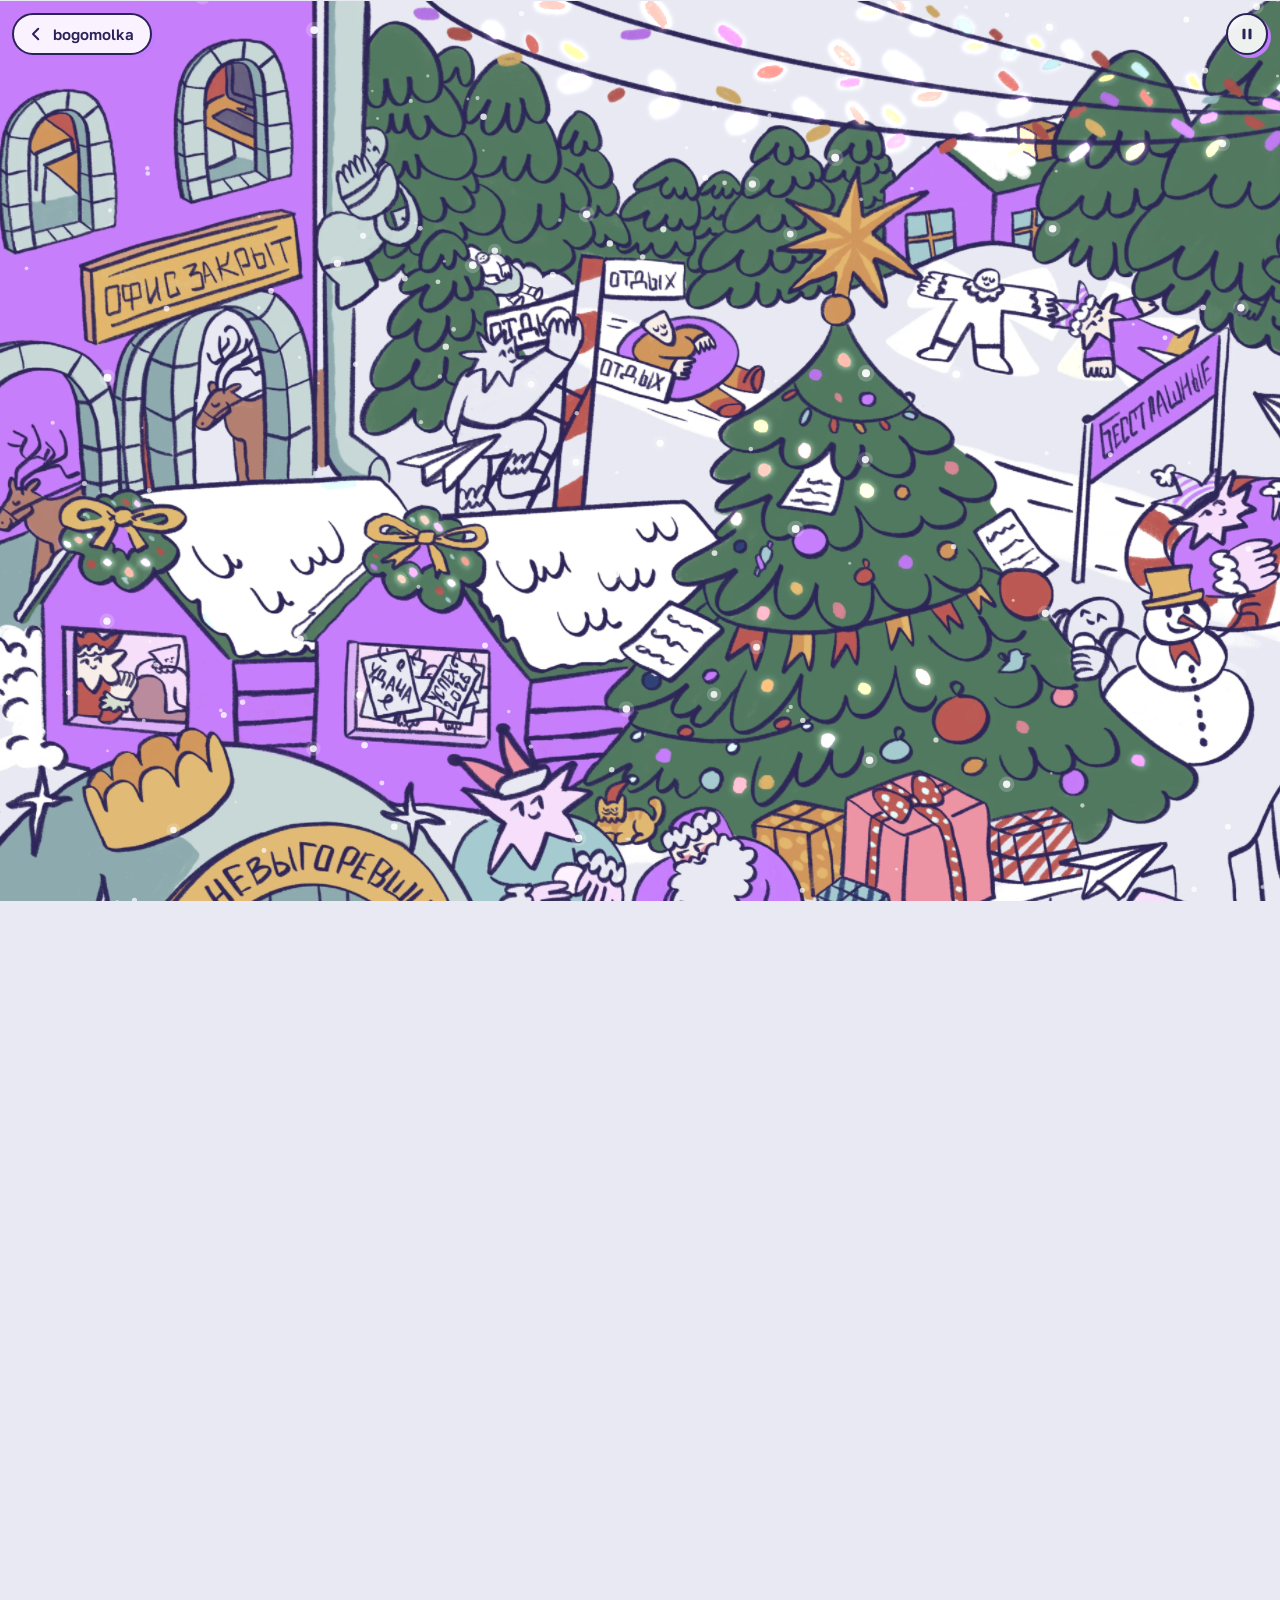
<file: zima/index.html>
<!DOCTYPE html>
<html lang="ru">
<head>
<meta charset="utf-8">
<meta name="viewport" content="width=device-width, initial-scale=1, viewport-fit=cover">
<title>Зимняя площадь · bogomolka</title>
<meta name="description" content="Живая зимняя иллюстрация: ёлка, гирлянды, каток и жители площади.">
<meta name="theme-color" content="#E9E9F3">
<meta property="og:title" content="Зимняя площадь">
<meta property="og:description" content="Живая зимняя иллюстрация: ёлка, гирлянды, каток и жители площади.">
<meta property="og:image" content="scene-small.jpg">
<link rel="icon" href="../assets/favicon.svg" type="image/svg+xml">
<link rel="preload" href="scene-small.jpg" as="image">
<link rel="preconnect" href="https://fonts.googleapis.com">
<link rel="preconnect" href="https://fonts.gstatic.com" crossorigin>
<link href="https://fonts.googleapis.com/css2?family=Golos+Text:wght@500;600&display=swap" rel="stylesheet">
<style>
:root{
  --ink:#2B2358;      /* цвет линий иллюстрации */
  --bg:#E9E9F3;       /* цвет снега и неба */
  --violet:#C27CFF;   /* фиолетовый домиков */
}
*{box-sizing:border-box}
html{background:var(--bg);-webkit-text-size-adjust:100%}
body{margin:0;color:var(--ink);font:500 15px/1.2 "Golos Text",system-ui,-apple-system,sans-serif;overscroll-behavior-y:none;-webkit-tap-highlight-color:transparent}

/* Сцена стоит на месте, а длинная «дорожка» под ней даёт странице прокрутку. */
.view{position:fixed;left:0;top:0;width:100%;height:100vh;height:100lvh;overflow:hidden;background:var(--bg)}
#gl,#snow{position:absolute;left:0;top:0;width:100%;height:100%;display:block}
#gl{touch-action:pan-y}
#snow{pointer-events:none}
#flat{position:absolute;left:0;top:0;display:none;max-width:none;height:auto;transform-origin:0 0;will-change:transform}
#track{width:1px;height:200vh;pointer-events:none}

.bar{position:fixed;z-index:5;top:calc(12px + env(safe-area-inset-top,0px));left:calc(12px + env(safe-area-inset-left,0px));right:calc(12px + env(safe-area-inset-right,0px));display:flex;justify-content:space-between;align-items:center;gap:12px;pointer-events:none}
.pill{pointer-events:auto;display:inline-flex;align-items:center;gap:8px;height:42px;padding:0 16px 0 13px;border:2px solid var(--ink);border-radius:999px;background:rgba(255,255,255,.9);color:var(--ink);font:600 15px/1 "Golos Text",system-ui,sans-serif;text-decoration:none;box-shadow:3px 3px 0 var(--violet);cursor:pointer;-webkit-user-select:none;user-select:none;-webkit-backdrop-filter:blur(6px);backdrop-filter:blur(6px)}
.pill:active{transform:translate(2px,2px);box-shadow:1px 1px 0 var(--violet)}
.pill svg{width:18px;height:18px;flex:none}
.round{width:42px;padding:0;justify-content:center}
.pill:focus-visible{outline:3px solid var(--violet);outline-offset:3px}

.hint{position:fixed;z-index:4;left:50%;bottom:calc(22px + env(safe-area-inset-bottom,0px));margin:0;transform:translateX(-50%);padding:9px 16px;border:2px solid var(--ink);border-radius:999px;background:rgba(255,255,255,.9);font-weight:600;white-space:nowrap;pointer-events:none;transition:opacity .6s ease,transform .6s ease}
.hint span{display:inline-block;animation:nudge 1.6s ease-in-out infinite}
.hint.gone{opacity:0;transform:translate(-50%,10px)}
@keyframes nudge{0%,100%{transform:translateY(-1px)}50%{transform:translateY(3px)}}
.again{position:fixed;z-index:4;left:50%;bottom:calc(22px + env(safe-area-inset-bottom,0px));transform:translateX(-50%)}
.again:active{transform:translate(calc(-50% + 2px),2px)}
.again[hidden]{display:none}

.loader{position:fixed;z-index:3;inset:0;display:grid;place-items:center;margin:0;font-weight:600;letter-spacing:.01em;transition:opacity .5s ease;pointer-events:none}
.loader.gone{opacity:0}
.sr{position:absolute;width:1px;height:1px;overflow:hidden;clip:rect(0 0 0 0);clip-path:inset(50%);white-space:nowrap}
@media (prefers-reduced-motion:reduce){.hint span{animation:none}}
</style>
</head>
<body>
<h1 class="sr">Зимняя площадь</h1>
<div class="view" id="view">
  <canvas id="gl" role="img" aria-label="Иллюстрация «Зимняя площадь»: ёлка с гирляндами, закрытый офис, удалёнщики в окнах, горка «Бесстрашные», снеговик, Дед Мороз с подарками, шарик невыгоревших и каток."></canvas>
  <img id="flat" alt="Иллюстрация «Зимняя площадь»">
  <canvas id="snow" aria-hidden="true"></canvas>
</div>
<div id="track" aria-hidden="true"></div>

<header class="bar">
  <a class="pill" href="../" aria-label="Вернуться в студию bogomolka">
    <svg viewBox="0 0 24 24" fill="none" stroke="currentColor" stroke-width="2.6" stroke-linecap="round" stroke-linejoin="round" aria-hidden="true"><path d="M15 5l-7 7 7 7"/></svg>bogomolka
  </a>
  <button class="pill round" id="play" type="button" aria-pressed="false" aria-label="Автопрокрутка" title="Автопрокрутка">
    <svg id="ico-pause" viewBox="0 0 24 24" fill="currentColor" aria-hidden="true"><rect x="6" y="5" width="4" height="14" rx="1.2"/><rect x="14" y="5" width="4" height="14" rx="1.2"/></svg>
    <svg id="ico-play" viewBox="0 0 24 24" fill="currentColor" aria-hidden="true" style="display:none"><path d="M8 5.5v13a1 1 0 0 0 1.5.86l10.4-6.5a1 1 0 0 0 0-1.72L9.5 4.64A1 1 0 0 0 8 5.5z"/></svg>
  </button>
</header>
<p class="hint" id="hint">листай вниз <span aria-hidden="true">↓</span></p>
<button class="pill again" id="again" type="button" hidden>
  <svg viewBox="0 0 24 24" fill="none" stroke="currentColor" stroke-width="2.6" stroke-linecap="round" stroke-linejoin="round" aria-hidden="true"><path d="M12 19V5M5 12l7-7 7 7"/></svg>сначала
</button>
<p class="loader" id="loader">Зажигаю гирлянды…</p>

<script>
(() => {
'use strict';

/* ------------------------------------------------------------------
   Настройки. Картинка меряется в «единицах»: её ширина — 1000.
   Верхние 27 единиц обрезаны (там в макете съехал кусок гирлянды).
------------------------------------------------------------------ */
const IW = 1000, Y0 = 27, Y1 = 711, IH = Y1 - Y0;
const SPEED = 20;            // скорость автопрокрутки, единиц в секунду
const PAUSE_AFTER_TOUCH = 4500;

const qs = new URLSearchParams(location.search);
const DEBUG = qs.has('debug');
const FIXED_T = qs.has('t') ? parseFloat(qs.get('t')) : null;
const REDUCED = matchMedia('(prefers-reduced-motion: reduce)').matches;
const MOTION = REDUCED ? 0 : (qs.has('amp') ? parseFloat(qs.get('amp')) : 1);

/* Маршрут камеры: сверху вниз, змейкой по площади.
   На широком экране боковые движения почти исчезают, остаётся спуск вниз. */
const ROUTE = [
  [120,205],[300,215],[480,195],[615,205],[880,175],
  [905,300],[765,345],[625,395],[430,385],[130,395],
  [160,560],[335,560],[605,590],[815,580],[935,600]
];

/* Жители. c — центр зоны, r — её радиусы, k — доля зоны, которая двигается целиком
   (дальше движение плавно сходит на нет), p — точка опоры.
   rot — покачивание в градусах, s/sx/sy — «дыхание», tx/ty — сдвиг в единицах,
   w — скорость, ph — сдвиг по времени, burst — [период, длина, смещение] для жестов «время от времени». */
const ACTORS = [
  // верх: офис, отдых, ёлочная звезда, снежный ангел, удалёнщики
  {c:[214,142],r:[30,50],k:.62,p:[214,142],ty:2.2,w:.8},                       // спускается по трубе
  {c:[290,180],r:[22,16],k:.5, p:[292,192],rot:4,w:1.3,ph:1},                  // лежит на ёлке
  {c:[292,252],r:[44,58],k:.6, p:[292,302],rot:2.2,w:1.1,ph:2},                // с табличкой «отдых»
  {c:[306,212],r:[32,14],k:.5, p:[322,224],rot:5,w:4.5,burst:[6.5,2.4,.5]},    //   машет табличкой
  {c:[260,281],r:[30,14],k:.5, p:[260,281],rot:3,ty:1.6,tx:1,w:.9,ph:.5},      // бумажный самолётик
  {c:[398,230],r:[46,32],k:.6, p:[398,240],rot:2.2,ty:1.2,w:1,ph:3},           // в надувном круге
  {c:[483,157],r:[42,38],k:.55,p:[483,157],rot:5,s:.03,w:.7},                  // звезда на ёлке
  {c:[553,222],r:[28,17],k:.5, p:[553,200],sx:.07,w:2.2,burst:[7,3,1]},        // снежный ангел: ноги
  {c:[533,188],r:[17,10],k:.45,p:[548,191],rot:10,w:2.2,burst:[7,3,1]},        //   и рука
  {c:[622,205],r:[22,20],k:.55,p:[622,218],rot:5,w:1.4,ph:2},                  // звёздочка в снегу
  {c:[728,164],r:[11,11],k:.45,p:[729,174],rot:9,w:1,burst:[5,2.6,2]},         // выглядывает из-за ёлки
  {c:[842,118],r:[17,16],k:.55,p:[842,131],rot:6,w:1.2,ph:4},                  // удалёнщик-цветок
  {c:[926,115],r:[19,18],k:.55,p:[926,129],rot:5,w:1,ph:1},                    // удалёнщик-звезда
  {c:[855,197],r:[17,15],k:.55,p:[855,212],rot:6,w:.9,ph:5},                   // удалёнщик-треугольник
  {c:[726,252],r:[17,11],k:.5, p:[726,252],rot:3,ty:1.5,w:1.1,ph:2},           // самолётик у горки
  // середина: горка, снеговик, «2026», олени, ярмарка, записки на ёлке
  {c:[712,338],r:[80,56],k:.62,p:[712,345],rot:1.6,ty:1,w:.8},                 // едет в ватрушке
  {c:[797,330],r:[30,17],k:.5, p:[770,332],rot:6,w:5,burst:[4.5,2,0]},         //   болтает ногами
  {c:[772,378],r:[32,17],k:.5, p:[742,370],rot:-6,w:5,burst:[4.5,2,0]},
  {c:[666,372],r:[24,28],k:.55,p:[668,394],rot:5,w:1.1,burst:[6,3.5,1]},       // снеговик
  {c:[620,380],r:[20,24],k:.55,p:[622,401],rot:5,w:1.1,ph:3},                  // прячется за снеговиком
  {c:[886,385],r:[38,68],k:.6, p:[886,450],rot:1.4,tx:.8,w:1.6},               // строит «2026»
  {c:[24,298], r:[26,30],k:.55,p:[36,316], rot:5,w:.9,burst:[7,3,0]},          // олень слева
  {c:[134,236],r:[20,32],k:.55,p:[142,262],rot:4,w:.8,burst:[8,3,3.5]},        // олень в арке
  {c:[63,398], r:[16,18],k:.55,p:[64,413], rot:4,w:1.1},                       // эльф в ларьке
  {c:[100,397],r:[12,10],k:.5, p:[100,405],rot:7,w:1.3,ph:2},                  //   и его сосед
  {c:[461,297],r:[18,20],k:.5, p:[461,281],rot:5,w:1.7},                       // записки на ёлке
  {c:[577,330],r:[26,22],k:.5, p:[560,313],rot:4,w:1.5,ph:2},
  {c:[383,385],r:[28,23],k:.5, p:[385,366],rot:4,w:1.6,ph:4},
  // низ: кот, Дед Мороз, шарик невыгоревших, каток
  {c:[360,487],r:[22,16],k:.55,p:[360,501],sy:.035,w:1.8},                     // кот дышит
  {c:[376,480],r:[8,10], k:.45,p:[373,490],rot:12,w:7,burst:[4,2,1]},          //   и машет хвостом
  {c:[302,470],r:[38,34],k:.55,p:[305,502],rot:4,w:1,ph:1},                    // звезда с подарком
  {c:[405,507],r:[30,30],k:.55,p:[405,536],rot:3.5,w:1.1,ph:3},                // Дед Мороз
  {c:[372,605],r:[30,50],k:.6, p:[372,652],rot:3,sy:.025,w:9,burst:[3.6,1.4,0]},// малыш в шапке-мишке
  {c:[250,585],r:[16,22],k:.5, p:[258,607],rot:4,w:1.3},                       // телефон фотографа
  {c:[306,588],r:[34,32],k:.55,p:[306,620],rot:3,w:.9,ph:2},                   // фотограф
  {c:[186,612],r:[56,96],k:.6, p:[186,708],rot:1.2,w:.9},                      // треугольник в красном
  {c:[172,575],r:[30,26],k:.55,p:[180,600],rot:4,w:1,ph:1.5},
  {c:[172,624],r:[17,21],k:.55,p:[173,641],rot:12,w:7,burst:[5,2.2,0]},        //   машет рукой
  {c:[160,545],r:[12,12],k:.5, p:[160,545],s:.12,w:2,ph:0},                    // звёздочки вокруг него
  {c:[188,545],r:[12,12],k:.5, p:[188,545],s:.12,w:2,ph:1.1},
  {c:[218,547],r:[12,12],k:.5, p:[218,547],s:.12,w:2,ph:2.3},
  {c:[210,577],r:[12,12],k:.5, p:[210,577],s:.12,w:2,ph:3.1},
  {c:[135,578],r:[12,12],k:.5, p:[135,578],s:.12,w:2,ph:4.2},
  {c:[118,587],r:[9,9],  k:.5, p:[118,587],s:.12,w:2,ph:5.3},
  {c:[117,620],r:[13,13],k:.5, p:[117,620],s:.12,w:2,ph:.6},
  {c:[30,475], r:[17,24],k:.5, p:[30,475], s:.16,rot:8,w:1.6,ph:0},            // белые искры на шарике
  {c:[63,540], r:[19,28],k:.5, p:[63,540], s:.16,rot:8,w:1.6,ph:2},
  {c:[238,483],r:[16,22],k:.5, p:[238,483],s:.16,rot:8,w:1.6,ph:4},
  {c:[626,592],r:[76,80],k:.6, p:[616,664],rot:2,tx:2,w:.9},                   // фигурист в синем
  {c:[637,512],r:[28,16],k:.5, p:[637,512],rot:3,ty:1.6,w:1,ph:1},             // самолётик над катком
  {c:[818,545],r:[95,52],k:.55,p:[826,602],rot:3,w:1.1,ph:2},                  // фигуристка-цветок
  {c:[898,630],r:[26,26],k:.5, p:[878,606],rot:6,w:1.1,ph:2},                  //   и её конёк
  {c:[950,530],r:[55,92],k:.6, p:[945,620],sy:.018,sx:-.01,w:1.3},             // эльф справа дышит
  {c:[961,468],r:[22,20],k:.55,p:[961,490],rot:3.5,w:.7,ph:1},
  {c:[937,676],r:[68,40],k:.6, p:[937,712],s:.02,w:1}                          // сонные облачка
];
ACTORS.forEach((a, i) => { if (a.ph == null) a.ph = (i * 2.399) % 6.283; });

const $ = (s) => document.querySelector(s);
const view = $('#view'), glc = $('#gl'), snowc = $('#snow'), flat = $('#flat'), track = $('#track');
const playBtn = $('#play'), hint = $('#hint'), again = $('#again'), loader = $('#loader');
const clamp = (v, a, b) => Math.min(b, Math.max(a, v));
const LVH = (window.CSS && CSS.supports && CSS.supports('height', '100lvh')) ? '100lvh' : '100vh';

/* ---------------- Камера и маршрут ---------------- */
let vw = 0, vh = 0, dpr = 1, S = 1, Vw = 0, Vh = 0;
let path = [], cum = [], L = 0;

function catmull(p0, p1, p2, p3, t) {
  const t2 = t * t, t3 = t2 * t;
  return 0.5 * (2 * p1 + (-p0 + p2) * t + (2 * p0 - 5 * p1 + 4 * p2 - p3) * t2 + (-p0 + 3 * p1 - 3 * p2 + p3) * t3);
}
function buildPath() {
  const n = ROUTE.length, pts = [];
  for (let i = 0; i < n - 1; i++) {
    const a = ROUTE[Math.max(i - 1, 0)], b = ROUTE[i], c = ROUTE[i + 1], d = ROUTE[Math.min(i + 2, n - 1)];
    for (let j = 0; j < 40; j++) {
      const t = j / 40;
      pts.push([catmull(a[0], b[0], c[0], d[0], t), catmull(a[1], b[1], c[1], d[1], t)]);
    }
  }
  pts.push(ROUTE[n - 1].slice());
  const xmin = Vw / 2, xmax = IW - Vw / 2, ymin = Y0 + Vh / 2, ymax = Y1 - Vh / 2;
  const cl = (v, lo, hi) => lo > hi ? (lo + hi) / 2 : clamp(v, lo, hi);
  let q = pts.map(p => [cl(p[0], xmin, xmax), cl(p[1], ymin, ymax)]);
  for (let pass = 0; pass < 10; pass++) {             // сглаживаем углы, которые дала рамка
    const r = [q[0]];
    for (let i = 1; i < q.length - 1; i++) r.push([(q[i - 1][0] + 2 * q[i][0] + q[i + 1][0]) / 4, (q[i - 1][1] + 2 * q[i][1] + q[i + 1][1]) / 4]);
    r.push(q[q.length - 1]);
    q = r;
  }
  path = [q[0]]; cum = [0];
  for (let i = 1; i < q.length; i++) {
    const last = path[path.length - 1];
    const d = Math.hypot(q[i][0] - last[0], q[i][1] - last[1]);
    if (d < 1e-3) continue;
    path.push(q[i]); cum.push(cum[cum.length - 1] + d);
  }
  L = cum[cum.length - 1] * S;
}
function camAt(px) {
  const u = clamp(px / S, 0, cum[cum.length - 1]);
  let lo = 0, hi = cum.length - 1;
  while (hi - lo > 1) { const m = (lo + hi) >> 1; if (cum[m] <= u) lo = m; else hi = m; }
  if (hi === lo) return path[lo];
  const t = (u - cum[lo]) / Math.max(1e-6, cum[hi] - cum[lo]);
  return [path[lo][0] + (path[hi][0] - path[lo][0]) * t, path[lo][1] + (path[hi][1] - path[lo][1]) * t];
}

function layout() {
  const rect = view.getBoundingClientRect();
  const nw = Math.round(rect.width), nh = Math.round(rect.height);
  const nd = Math.min(window.devicePixelRatio || 1, 2);
  if (nw === vw && nh === vh && nd === dpr && L) return false;
  const oldL = L, frac = L ? camPos / L : 0;
  vw = nw; vh = nh; dpr = nd;
  const aspect = vw / vh;
  const f = clamp(0.62 + (aspect - 0.5) * (0.76 - 0.62) / (1.6 - 0.5), 0.62, 0.76);  // какую долю высоты видно
  S = Math.max(vh / (IH * f), vw / IW);
  Vw = vw / S; Vh = vh / S;
  buildPath();
  track.style.height = `calc(${LVH} + ${Math.ceil(L)}px)`;
  glc.width = Math.round(vw * dpr); glc.height = Math.round(vh * dpr);
  snowc.width = Math.round(vw * dpr); snowc.height = Math.round(vh * dpr);
  flat.style.width = (IW * S) + 'px';
  initSnow();
  if (oldL) { const p = frac * L; camPos = autoPos = p; window.scrollTo(0, p); }
  return true;
}

/* ---------------- Движение жителей ---------------- */
function signal(a, t) {
  let v = Math.sin(a.w * t + a.ph) * 0.78 + Math.sin(a.w * 2.17 * t + a.ph * 1.7 + 1.3) * 0.22;
  if (a.burst) {
    const P = a.burst[0], B = a.burst[1], off = a.burst[2];
    const x = (((t + off) % P) + P) % P;
    const e = x < B ? Math.sin(Math.PI * x / B) : 0;
    v *= e * e;
  }
  return v * MOTION;
}

/* ---------------- WebGL ---------------- */
let gl = null, prog = null, MAXA = 0, U = null, loc = {}, texScene = null, texLights = null;
let sceneReady = false, lightsReady = false, isGL2 = false;

const VS = 'attribute vec2 aPos;void main(){gl_Position=vec4(aPos,0.0,1.0);}';
const FS = (max) => `
precision highp float;
#define MAXA ${max}
uniform sampler2D uTex;
uniform sampler2D uLights;
uniform vec2 uRes;
uniform vec3 uCam;
uniform float uTime;
uniform float uLightsOn;
uniform int uN;
uniform vec4 uA[MAXA * 3];
void main(){
  vec2 p = uCam.xy + vec2(gl_FragCoord.x, uRes.y - gl_FragCoord.y) * uCam.z;
  vec2 disp = vec2(0.0);
  for (int i = 0; i < MAXA; i++) {
    if (i >= uN) break;
    vec4 R = uA[i * 3];
    vec2 q = (p - R.xy) * R.zw;
    float d2 = dot(q, q);
    if (d2 >= 1.0) continue;
    vec4 M = uA[i * 3 + 1];
    vec4 T = uA[i * 3 + 2];
    float w = 1.0 - smoothstep(T.z, 1.0, sqrt(d2));
    vec2 src = vec2(M.x * p.x + M.y * p.y, M.z * p.x + M.w * p.y) + T.xy;
    disp += w * (src - p);
  }
  vec2 s = p + disp;
  vec2 uv = vec2(s.x / ${IW.toFixed(1)}, (s.y - ${Y0.toFixed(1)}) / ${IH.toFixed(1)});
  vec3 col = texture2D(uTex, clamp(uv, 0.0, 1.0)).rgb;
  vec3 Lm = texture2D(uLights, clamp(uv, 0.0, 1.0)).rgb;
  float tw = 0.5 + 0.5 * sin(uTime * 1.7 + Lm.g * 6.2831);
  tw = tw * tw * (3.0 - 2.0 * tw);
  col = mix(col, col * 0.84, Lm.r * (1.0 - tw) * 0.65 * uLightsOn);
  col += Lm.r * tw * (col * 0.55 + 0.1) * uLightsOn;
  col += Lm.b * tw * 0.22 * vec3(1.0, 0.97, 0.9) * uLightsOn;
  gl_FragColor = vec4(col, 1.0);
}`;

function initGL() {
  const opts = { antialias: false, alpha: false, depth: false, stencil: false, premultipliedAlpha: false, preserveDrawingBuffer: DEBUG, powerPreference: 'high-performance' };
  try { gl = glc.getContext('webgl2', opts); isGL2 = !!gl; if (!gl) gl = glc.getContext('webgl', opts) || glc.getContext('experimental-webgl', opts); } catch (e) { gl = null; }
  if (!gl) return false;
  const maxVec = gl.getParameter(gl.MAX_FRAGMENT_UNIFORM_VECTORS) || 64;
  MAXA = Math.max(1, Math.min(ACTORS.length, Math.floor((maxVec - 16) / 3)));
  const sh = (type, src) => {
    const s = gl.createShader(type); gl.shaderSource(s, src); gl.compileShader(s);
    if (!gl.getShaderParameter(s, gl.COMPILE_STATUS)) { console.warn(gl.getShaderInfoLog(s)); return null; }
    return s;
  };
  const vs = sh(gl.VERTEX_SHADER, VS), fs = sh(gl.FRAGMENT_SHADER, FS(MAXA));
  if (!vs || !fs) { gl = null; return false; }
  prog = gl.createProgram(); gl.attachShader(prog, vs); gl.attachShader(prog, fs); gl.linkProgram(prog);
  if (!gl.getProgramParameter(prog, gl.LINK_STATUS)) { console.warn(gl.getProgramInfoLog(prog)); gl = null; return false; }
  gl.useProgram(prog);
  const buf = gl.createBuffer(); gl.bindBuffer(gl.ARRAY_BUFFER, buf);
  gl.bufferData(gl.ARRAY_BUFFER, new Float32Array([-1, -1, 3, -1, -1, 3]), gl.STATIC_DRAW);
  const ap = gl.getAttribLocation(prog, 'aPos'); gl.enableVertexAttribArray(ap); gl.vertexAttribPointer(ap, 2, gl.FLOAT, false, 0, 0);
  ['uTex', 'uLights', 'uRes', 'uCam', 'uTime', 'uLightsOn', 'uN', 'uA'].forEach(n => loc[n] = gl.getUniformLocation(prog, n));
  U = new Float32Array(MAXA * 12);
  texScene = makeTex(); texLights = makeTex();
  gl.uniform1i(loc.uTex, 0); gl.uniform1i(loc.uLights, 1);
  glc.addEventListener('webglcontextlost', (e) => { e.preventDefault(); useFlat(); }, false);
  return true;
}
function makeTex() {
  const t = gl.createTexture(); gl.bindTexture(gl.TEXTURE_2D, t);
  gl.texImage2D(gl.TEXTURE_2D, 0, gl.RGBA, 1, 1, 0, gl.RGBA, gl.UNSIGNED_BYTE, new Uint8Array([233, 233, 243, 255]));
  gl.texParameteri(gl.TEXTURE_2D, gl.TEXTURE_WRAP_S, gl.CLAMP_TO_EDGE);
  gl.texParameteri(gl.TEXTURE_2D, gl.TEXTURE_WRAP_T, gl.CLAMP_TO_EDGE);
  gl.texParameteri(gl.TEXTURE_2D, gl.TEXTURE_MIN_FILTER, gl.LINEAR);
  gl.texParameteri(gl.TEXTURE_2D, gl.TEXTURE_MAG_FILTER, gl.LINEAR);
  return t;
}
function upload(tex, img, mips) {
  gl.bindTexture(gl.TEXTURE_2D, tex);
  gl.pixelStorei(gl.UNPACK_FLIP_Y_WEBGL, false);
  gl.texImage2D(gl.TEXTURE_2D, 0, gl.RGBA, gl.RGBA, gl.UNSIGNED_BYTE, img);
  if (mips && isGL2) { gl.generateMipmap(gl.TEXTURE_2D); gl.texParameteri(gl.TEXTURE_2D, gl.TEXTURE_MIN_FILTER, gl.LINEAR_MIPMAP_LINEAR); }
  else gl.texParameteri(gl.TEXTURE_2D, gl.TEXTURE_MIN_FILTER, gl.LINEAR);
}
function loadImg(src) {
  return new Promise((res, rej) => { const i = new Image(); i.decoding = 'async'; i.onload = () => res(i); i.onerror = rej; i.src = src; });
}

let visibleActors = 0;
function drawGL(t, cx, cy) {
  const ox = cx - Vw / 2, oy = cy - Vh / 2;
  let n = 0;
  for (let i = 0; i < ACTORS.length && n < MAXA; i++) {
    const a = ACTORS[i];
    if (a.c[0] + a.r[0] < ox || a.c[0] - a.r[0] > ox + Vw || a.c[1] + a.r[1] < oy || a.c[1] - a.r[1] > oy + Vh) continue;
    const v = signal(a, t);
    if (Math.abs(v) < 1e-4) continue;
    const th = (a.rot || 0) * v * Math.PI / 180;
    const sx = 1 + ((a.sx || 0) + (a.s || 0)) * v, sy = 1 + ((a.sy || 0) + (a.s || 0)) * v;
    const tx = (a.tx || 0) * v, ty = (a.ty || 0) * v;
    const c = Math.cos(th), sn = Math.sin(th);
    const m00 = c / sx, m01 = sn / sx, m10 = -sn / sy, m11 = c / sy;
    const qx = a.p[0] + tx, qy = a.p[1] + ty;
    const o = n * 12;
    U[o] = a.c[0]; U[o + 1] = a.c[1]; U[o + 2] = 1 / a.r[0]; U[o + 3] = 1 / a.r[1];
    U[o + 4] = m00; U[o + 5] = m01; U[o + 6] = m10; U[o + 7] = m11;
    U[o + 8] = a.p[0] - (m00 * qx + m01 * qy); U[o + 9] = a.p[1] - (m10 * qx + m11 * qy); U[o + 10] = a.k; U[o + 11] = 0;
    n++;
  }
  visibleActors = n;
  gl.viewport(0, 0, glc.width, glc.height);
  gl.uniform2f(loc.uRes, glc.width, glc.height);
  gl.uniform3f(loc.uCam, ox, oy, 1 / (S * dpr));
  gl.uniform1f(loc.uTime, t);
  gl.uniform1f(loc.uLightsOn, lightsReady ? (REDUCED ? 0.5 : 1) : 0);
  gl.uniform1i(loc.uN, n);
  gl.uniform4fv(loc.uA, U);
  gl.activeTexture(gl.TEXTURE0); gl.bindTexture(gl.TEXTURE_2D, texScene);
  gl.activeTexture(gl.TEXTURE1); gl.bindTexture(gl.TEXTURE_2D, texLights);
  gl.drawArrays(gl.TRIANGLES, 0, 3);
}

/* Если WebGL нет — показываем картинку без оживления, но с прокруткой и снегом. */
let flatMode = false;
function useFlat() {
  flatMode = true; gl = null;
  glc.style.display = 'none'; flat.style.display = 'block';
  flat.onload = () => { sceneReady = true; ready(); };
  flat.src = 'scene-4096.webp';
}
function drawFlat(cx, cy) {
  const ox = cx - Vw / 2, oy = cy - Vh / 2;
  flat.style.transform = `translate3d(${(-ox * S).toFixed(2)}px,${(-(oy - Y0) * S).toFixed(2)}px,0)`;
}

/* ---------------- Снег ---------------- */
const sctx = snowc.getContext('2d');
let flakes = [];
function initSnow() {
  const count = REDUCED || qs.has('nosnow') ? 0 : Math.round(clamp(vw * vh / 6500, 50, 260));
  const big = vw > 700 ? 1.25 : 1;
  flakes = [];
  for (let i = 0; i < count; i++) {
    const z = Math.random();
    flakes.push({ x: Math.random() * vw, y: Math.random() * vh, z, r: (0.9 + z * 2.3) * big, sp: 14 + z * 40, ph: Math.random() * 6.283, a: 0.45 + z * 0.5 });
  }
}
function drawSnow(dt, t, dx, dy) {
  sctx.setTransform(dpr, 0, 0, dpr, 0, 0);
  sctx.clearRect(0, 0, vw, vh);
  const wind = Math.sin(t * 0.13) * 8;
  sctx.fillStyle = '#fff';
  for (const f of flakes) {
    const par = 0.55 + f.z * 0.55;
    f.y += f.sp * dt - dy * par;
    f.x += (Math.sin(t * 0.8 + f.ph) * (4 + f.z * 10) + wind * (0.4 + f.z)) * dt - dx * par;
    if (f.y > vh + 8) { f.y -= vh + 16; f.x = Math.random() * vw; }
    else if (f.y < -8) { f.y += vh + 16; f.x = Math.random() * vw; }
    if (f.x > vw + 8) f.x -= vw + 16; else if (f.x < -8) f.x += vw + 16;
    if (f.z > 0.75) {
      sctx.globalAlpha = f.a * 0.22;
      sctx.beginPath(); sctx.arc(f.x, f.y, f.r * 2.1, 0, 6.2832); sctx.fill();
    }
    sctx.globalAlpha = f.a;
    sctx.beginPath(); sctx.arc(f.x, f.y, f.r, 0, 6.2832); sctx.fill();
  }
  sctx.globalAlpha = 1;
  if (DEBUG) drawDebug();
}
function drawDebug() {
  const ox = cam[0] - Vw / 2, oy = cam[1] - Vh / 2;
  sctx.lineWidth = 1.5;
  ACTORS.forEach((a, i) => {
    sctx.strokeStyle = 'rgba(255,0,90,.9)';
    sctx.beginPath(); sctx.ellipse((a.c[0] - ox) * S, (a.c[1] - oy) * S, a.r[0] * S, a.r[1] * S, 0, 0, 6.2832); sctx.stroke();
    sctx.strokeStyle = 'rgba(0,140,255,.9)';
    sctx.beginPath(); sctx.ellipse((a.c[0] - ox) * S, (a.c[1] - oy) * S, a.r[0] * S * a.k, a.r[1] * S * a.k, 0, 0, 6.2832); sctx.stroke();
    sctx.fillStyle = 'rgba(0,160,60,1)'; sctx.fillRect((a.p[0] - ox) * S - 3, (a.p[1] - oy) * S - 3, 6, 6);
    sctx.fillStyle = '#000'; sctx.font = '11px sans-serif'; sctx.fillText(String(i), (a.c[0] - ox) * S + 3, (a.c[1] - oy) * S - 3);
  });
  sctx.fillStyle = '#fff';
}

/* ---------------- Прокрутка ---------------- */
let auto = !REDUCED && !qs.has('noauto') && !qs.has('p');
let started = false, ended = false, activeBefore = false;
let autoPos = 0, camPos = 0, resumeAt = Infinity, speedK = 0, lastSet = -1;
let cam = [0, 0], prevCam = null, hintTimer = 0;

function setPlayIcon() {
  playBtn.setAttribute('aria-pressed', String(auto));
  $('#ico-pause').style.display = auto ? '' : 'none';
  $('#ico-play').style.display = auto ? 'none' : '';
}
function hideHint() { hint.classList.add('gone'); }
function userMoved() {
  resumeAt = performance.now() + PAUSE_AFTER_TOUCH;
  speedK = 0; lastSet = -1;
  hideHint();
}
['wheel', 'touchstart', 'touchmove', 'keydown'].forEach(ev => addEventListener(ev, (e) => {
  if (ev === 'keydown' && !['ArrowDown', 'ArrowUp', 'PageDown', 'PageUp', 'Home', 'End', ' ', 'Spacebar'].includes(e.key)) return;
  userMoved();
}, { passive: true }));
glc.addEventListener('pointerdown', userMoved, { passive: true });

playBtn.addEventListener('click', () => {
  auto = !auto; setPlayIcon();
  if (auto) {
    if (ended || window.scrollY >= L - 2) restart();
    else { resumeAt = performance.now() + 250; speedK = 0; }
  }
});
again.addEventListener('click', () => { auto = true; setPlayIcon(); restart(); });
function restart() {
  ended = false; again.hidden = true;
  window.scrollTo({ top: 0, behavior: REDUCED ? 'auto' : 'smooth' });
  resumeAt = performance.now() + 2200; speedK = 0; lastSet = -1;
}

let resizeTimer = 0;
addEventListener('resize', () => { clearTimeout(resizeTimer); resizeTimer = setTimeout(layout, 120); });
if ('scrollRestoration' in history) history.scrollRestoration = 'manual';

function ready() {
  if (started) return;
  started = true;
  loader.classList.add('gone');
  if (qs.has('p')) { const p = clamp(parseFloat(qs.get('p')) || 0, 0, 1) * L; window.scrollTo(0, p); camPos = p; }
  resumeAt = performance.now() + 1600;
  hintTimer = setTimeout(() => { if (auto) hideHint(); }, 5200);
}

/* ---------------- Кадр ---------------- */
const t0 = performance.now();
let last = t0;
function frame(now) {
  const dt = Math.min(0.05, (now - last) / 1000); last = now;
  const t = FIXED_T != null ? FIXED_T : (now - t0) / 1000;

  const active = auto && started && !ended && now >= resumeAt;
  if (active) {
    if (!activeBefore) { autoPos = window.scrollY; lastSet = -1; }
    if (lastSet >= 0 && Math.abs(window.scrollY - lastSet) > 4) {
      userMoved();                                  // человек взялся за полосу прокрутки
    } else {
      speedK = Math.min(1, speedK + dt / 1.6);
      const ease = speedK * speedK * (3 - 2 * speedK);
      autoPos = Math.min(L, autoPos + SPEED * S * ease * dt);
      window.scrollTo(0, autoPos);
      lastSet = window.scrollY;
    }
  }
  activeBefore = active && now >= resumeAt;
  const target = activeBefore ? autoPos : window.scrollY;
  camPos += (target - camPos) * (1 - Math.exp(-dt * 9));
  if (Math.abs(target - camPos) < 0.05) camPos = target;

  if (!ended && started && camPos >= L - 2 && L > 0) {
    ended = true; again.hidden = false; hideHint();
  } else if (ended && camPos < L - 40) {
    ended = false; again.hidden = true;
  }

  cam = camAt(camPos);
  if (sceneReady) {
    if (gl) drawGL(t, cam[0], cam[1]);
    else if (flatMode) drawFlat(cam[0], cam[1]);
  }
  const dx = prevCam ? (cam[0] - prevCam[0]) * S : 0, dy = prevCam ? (cam[1] - prevCam[1]) * S : 0;
  prevCam = cam;
  drawSnow(FIXED_T != null ? 0 : dt, t, dx, dy);
  requestAnimationFrame(frame);
}

/* ---------------- Старт ---------------- */
setPlayIcon();
if (REDUCED) hint.querySelector('span').style.animation = 'none';
layout();
if (initGL()) {
  const maxTex = gl.getParameter(gl.MAX_TEXTURE_SIZE) || 4096;
  loadImg('scene-small.jpg').then(img => {
    if (!gl) return;
    upload(texScene, img, true); sceneReady = true; ready();
    const big = maxTex >= 5120 ? 'scene-5120.webp' : (maxTex >= 4096 ? 'scene-4096.webp' : null);
    if (big) return loadImg(big).then(b => { if (gl) upload(texScene, b, true); });
  }).catch(() => { if (!sceneReady) useFlat(); });
  loadImg('lights.png').then(img => { if (!gl) return; upload(texLights, img, false); lightsReady = true; }).catch(() => {});
} else {
  useFlat();
}
requestAnimationFrame(frame);
window.__zima = { get L() { return L; }, get cam() { return cam; }, get S() { return S; }, get n() { return visibleActors; }, get maxa() { return MAXA; }, get gl2() { return isGL2; } };
})();
</script>
</body>
</html>
</file>
<file: css/base.css>
/* Design system: a designer's desk in cool grey paper, cobalt as the working colour,
   yellow/red/pink/sky as stickers. Display: Dela Gothic One. Text: Golos Text. Notes: Caveat. Games/clock: Press Start 2P. */
:root {
  --wall: #ECEEF3;
  --paper: #FFFFFF;
  --ink: #000000;
  --cobalt: #244EE7;
  --cobalt-deep: #1A3BC4;
  --cobalt-top: #5577F2;
  --yellow: #FFD84A;
  --red: #E8291F;
  --pink: #FFB8D9;
  --sky: #CFE0FF;
  --muted: #555B69;
  --line: #D3D8E3;
  --soft: #F5F6F9;
  --font-display: "Dela Gothic One", "Arial Black", "Helvetica Neue", Impact, sans-serif;
  --font-body: "Golos Text", "Helvetica Neue", Arial, sans-serif;
  --font-hand: "Caveat", "Segoe Print", "Bradley Hand", "Comic Sans MS", cursive;
  --font-pixel: "Press Start 2P", "Courier New", monospace;
  --gutter: clamp(16px, 4vw, 48px);
  --maxw: 1320px;
  --bar: 56px;
  --noise: url("data:image/svg+xml;utf8,<svg xmlns='http://www.w3.org/2000/svg' width='180' height='180'><filter id='n'><feTurbulence type='fractalNoise' baseFrequency='.9' numOctaves='2' stitchTiles='stitch'/><feColorMatrix values='0 0 0 0 0  0 0 0 0 0  0 0 0 0 0  0 0 0 .07 0'/></filter><rect width='100%' height='100%' filter='url(%23n)'/></svg>");
  --cur: url("data:image/svg+xml;utf8,<svg xmlns='http://www.w3.org/2000/svg' width='28' height='28'><path d='M3 2l18 9-8 2-3 8z' fill='%23244EE7' stroke='white' stroke-width='1.6' stroke-linejoin='round'/></svg>") 3 2, auto;
  --cur-hand: url("data:image/svg+xml;utf8,<svg xmlns='http://www.w3.org/2000/svg' width='30' height='30'><circle cx='12' cy='12' r='9' fill='%23FFD84A' stroke='black' stroke-width='1.6'/><circle cx='12' cy='12' r='2.5' fill='black'/></svg>") 12 12, pointer;
  color-scheme: light;
}
* { box-sizing: border-box; }
[hidden] { display: none !important; }
html { -webkit-text-size-adjust: 100%; height: 100%; }
body {
  margin: 0; min-height: 100%;
  background-color: var(--wall); background-image: var(--noise);
  color: var(--ink); font-family: var(--font-body); font-size: 17px; line-height: 1.5;
  overflow-x: hidden; padding-bottom: calc(var(--bar) + env(safe-area-inset-bottom));
}
@media (pointer: fine) {
  body { cursor: var(--cur); }
  a, button, [role="button"], label, select, summary, .is-clickable { cursor: var(--cur-hand); }
}
html.locked, html.locked body { overflow: hidden; }
img { max-width: 100%; }
button, input, select, textarea { font: inherit; color: inherit; }
:focus-visible { outline: 3px solid var(--cobalt); outline-offset: 3px; border-radius: 4px; }
h1, h2, h3 { text-wrap: balance; }
.sr-only { position: absolute; width: 1px; height: 1px; overflow: hidden; clip: rect(0 0 0 0); white-space: nowrap; }
.skip { position: absolute; left: 12px; top: -60px; z-index: 300; background: var(--ink); color: #fff; padding: 10px 14px; border-radius: 8px; }
.skip:focus { top: 12px; }
#main { outline: none; min-height: calc(100vh - var(--bar)); }
.boot { font-family: var(--font-hand); font-size: 32px; text-align: center; padding: 30vh 16px; margin: 0; color: var(--muted); }

/* view transition */
.view { animation: viewIn .35s cubic-bezier(.2, .8, .3, 1); }
@keyframes viewIn { from { opacity: 0; transform: translateY(14px); } }

/* ---------- section head ---------- */
.page { max-width: var(--maxw); margin: 0 auto; padding: clamp(18px, 3vw, 36px) var(--gutter) 48px; }
.page-head { display: flex; flex-wrap: wrap; align-items: flex-end; justify-content: space-between; gap: 12px 32px; margin-bottom: clamp(18px, 3vw, 32px); }
.page-title { font-family: var(--font-display); font-weight: 400; font-size: clamp(40px, 7vw, 96px); line-height: .9; margin: 0; letter-spacing: -.01em; }
/* line-height .9 lets Cyrillic descenders (д, у, р, ф) hang below the box: give them room when a subtitle follows */
.page-title:has(+ .page-sub) { padding-bottom: .18em; }
.page-sub { font-family: var(--font-hand); font-weight: 700; font-size: clamp(22px, 2.2vw, 30px); color: var(--cobalt); margin: 4px 0 0; transform: rotate(-1.5deg); transform-origin: 50% 50%; line-height: 1.1; }
.back { display: inline-flex; align-items: center; gap: 6px; font-weight: 500; color: var(--ink); text-decoration: none; margin-bottom: 14px; font-size: 15px; }
.back:hover { text-decoration: underline; text-underline-offset: 3px; }
.back svg { width: 18px; height: 18px; }

/* ---------- buttons & fields ---------- */
.btn { display: inline-flex; align-items: center; justify-content: center; gap: 8px; border-radius: 999px; border: 1.5px solid transparent; padding: 11px 20px 12px; font-weight: 600; font-size: 16px; line-height: 1.2; text-decoration: none; background: none; transition: background .15s, transform .15s, border-color .15s, color .15s; }
.btn:active { transform: translateY(1px); }
.btn svg { width: 18px; height: 18px; flex: none; }
.btn--primary { background: var(--cobalt); color: #fff; }
.btn--primary:hover { background: var(--cobalt-deep); }
.btn--ink { background: var(--ink); color: #fff; }
.btn--ink:hover { background: #222; }
.btn--yellow { background: var(--yellow); color: var(--ink); }
.btn--ghost { border-color: var(--ink); color: var(--ink); }
.btn--ghost:hover { background: var(--paper); }
.btn--danger { background: var(--red); color: #fff; }
.btn--text { padding-left: 4px; padding-right: 4px; color: var(--ink); }
.btn--small { padding: 7px 13px 8px; font-size: 14px; }
.btn--big { padding: 15px 28px 16px; font-size: 18px; }
.btn[disabled] { opacity: .45; pointer-events: none; }
.iconbtn { display: inline-grid; place-items: center; width: 44px; height: 44px; border-radius: 50%; border: 1.5px solid var(--ink); background: var(--paper); color: var(--ink); padding: 0; flex: none; }
.iconbtn:hover { background: var(--ink); color: #fff; }
.iconbtn svg { width: 18px; height: 18px; }
.iconbtn[disabled] { opacity: .3; pointer-events: none; }
.chip { display: inline-flex; align-items: center; gap: 6px; border: 1.5px solid var(--ink); background: transparent; border-radius: 999px; padding: 7px 14px 8px; font-size: 15px; font-weight: 500; line-height: 1.2; transition: background .15s, color .15s; }
.chip:hover { background: var(--paper); }
.chip[aria-pressed="true"], .chip[aria-checked="true"] { background: var(--ink); color: #fff; }
.chip small { font-size: 12px; opacity: .7; font-variant-numeric: tabular-nums; }
.field { display: grid; gap: 6px; margin-bottom: 16px; }
.field label, .field .label { font-size: 14px; font-weight: 600; }
.field small { color: var(--muted); font-size: 13px; }
.field input, .field textarea, .field select, .input {
  width: 100%; border: 1.5px solid var(--line); background: var(--paper); border-radius: 10px; padding: 10px 12px; font-size: 16px; line-height: 1.4;
}
.field textarea { resize: vertical; min-height: 96px; }
.field input:focus, .field textarea:focus, .field select:focus, .input:focus { outline: none; border-color: var(--cobalt); box-shadow: 0 0 0 3px rgba(36, 78, 231, .18); }
.check { display: flex; align-items: center; gap: 10px; font-size: 16px; margin: 6px 0; }
.check input { width: 20px; height: 20px; accent-color: var(--cobalt); }
.notice { border-radius: 12px; padding: 12px 14px; background: #FFF3C4; font-size: 15px; margin: 0 0 14px; }
.notice--blue { background: var(--sky); }
.hand { font-family: var(--font-hand); font-weight: 700; }
.field__err { color: var(--red); font-size: 13px; }
.field.is-invalid input { border-color: var(--red); }
.grid2 { display: grid; grid-template-columns: 1fr 1fr; gap: 0 14px; }
@media (max-width: 420px) { .grid2 { grid-template-columns: 1fr; } }
.sendto { display: grid; gap: 10px; margin-top: 16px; }
.sendto .btn { justify-content: flex-start; }
.sendto__addr { font-weight: 400; opacity: .8; }
.hint { font-size: 14px; color: var(--muted); margin: 12px 0 0; }

/* ---------- taskbar ---------- */
.taskbar {
  position: fixed; left: 0; right: 0; bottom: 0; z-index: 120;
  height: calc(var(--bar) + env(safe-area-inset-bottom)); padding: 6px 10px calc(6px + env(safe-area-inset-bottom));
  display: flex; align-items: center; gap: 6px;
  background: rgba(255, 255, 255, .9); -webkit-backdrop-filter: blur(14px) saturate(1.4); backdrop-filter: blur(14px) saturate(1.4);
  border-top: 1.5px solid var(--ink);
}
.tb-start { display: inline-flex; align-items: center; gap: 8px; height: 42px; padding: 0 16px 0 10px; border-radius: 999px; border: 0; background: var(--cobalt); color: #fff; font-family: var(--font-display); font-size: 16px; letter-spacing: .01em; flex: none; }
.tb-start:hover { background: var(--cobalt-deep); }
.tb-start svg { width: 24px; height: 24px; }
.tb-start[aria-expanded="true"] { background: var(--ink); }
.tb-tabs { display: flex; gap: 4px; overflow-x: auto; scrollbar-width: none; flex: 1; min-width: 0; padding: 0 4px; }
.tb-tabs::-webkit-scrollbar { display: none; }
.tb-tab { display: inline-flex; align-items: center; gap: 7px; height: 40px; padding: 0 12px; border-radius: 10px; color: var(--ink); text-decoration: none; font-size: 14px; font-weight: 500; white-space: nowrap; border: 1.5px solid transparent; }
.tb-tab svg { width: 20px; height: 20px; flex: none; }
.tb-tab:hover { background: var(--soft); }
.tb-tab[aria-current="page"] { background: var(--paper); border-color: var(--ink); box-shadow: 2px 2px 0 var(--ink); }
.tb-right { display: flex; align-items: center; gap: 6px; flex: none; }
.tb-icon { width: 40px; height: 40px; border-radius: 10px; border: 0; background: transparent; display: grid; place-items: center; }
.tb-icon:hover { background: var(--soft); }
.tb-icon svg { width: 22px; height: 22px; }
.tb-clock { font-family: var(--font-pixel); font-size: 11px; padding: 0 8px; white-space: nowrap; color: var(--ink); }
.startmenu {
  position: fixed; left: 10px; bottom: calc(var(--bar) + 8px + env(safe-area-inset-bottom)); z-index: 130;
  width: min(330px, calc(100vw - 20px)); background: var(--paper); border: 1.5px solid var(--ink); border-radius: 16px;
  box-shadow: 6px 6px 0 var(--ink); overflow: hidden; animation: menuIn .2s cubic-bezier(.2, .8, .3, 1);
}
@keyframes menuIn { from { opacity: 0; transform: translateY(10px) scale(.98); } }
.startmenu__head { background: var(--cobalt); color: #fff; padding: 16px 18px 14px; }
.startmenu__head b { display: block; font-family: var(--font-display); font-weight: 400; font-size: 24px; line-height: 1; }
.startmenu__head span { font-family: var(--font-hand); font-size: 22px; }
.startmenu ul { list-style: none; margin: 0; padding: 8px; }
.startmenu a { display: flex; align-items: center; gap: 12px; padding: 10px; border-radius: 10px; color: var(--ink); text-decoration: none; }
.startmenu a:hover, .startmenu a:focus-visible { background: var(--soft); }
.startmenu a svg { width: 26px; height: 26px; flex: none; }
.startmenu a b { display: block; font-size: 15px; }
.startmenu a small { display: block; color: var(--muted); font-size: 13px; line-height: 1.3; }
.startmenu__foot { border-top: 1px solid var(--line); padding: 8px; }
@media (max-width: 1120px) and (min-width: 761px) {
  .tb-tab:not([aria-current]) span { display: none; }
  .tb-tab { padding: 0 10px; }
}
@media (max-width: 760px) {
  .taskbar { gap: 4px; padding-left: 8px; padding-right: 8px; }
  .tb-tabs { gap: 2px; padding: 0; overflow: visible; }
  .tb-tabs .tb-tab span { display: none; }
  .tb-tab { flex: 1 1 0; min-width: 0; padding: 0; justify-content: center; }
  .tb-tab svg { width: 22px; height: 22px; }
  .tb-clock { display: none; }
  .tb-start b { display: none; }
  .tb-start { width: 44px; padding: 0; justify-content: center; }
  .tb-icon { width: 34px; }
  .page-title { font-size: clamp(36px, 11vw, 52px); }
  .page-sub { font-size: 20px; line-height: 1.15; }
  .page-head { margin-bottom: 16px; }
}

/* ---------- modal / toast ---------- */
.modal { position: fixed; inset: 0; z-index: 200; display: grid; place-items: center; padding: 16px; background: rgba(12, 18, 44, .48); animation: fadeIn .2s ease; }
@keyframes fadeIn { from { opacity: 0; } }
.modal__card { position: relative; width: min(540px, 100%); max-height: calc(100% - 16px); overflow-y: auto; background: var(--paper); border-radius: 20px; padding: clamp(20px, 4vw, 30px); box-shadow: 0 30px 60px -20px rgba(0, 0, 0, .4); animation: cardIn .3s cubic-bezier(.2, .8, .3, 1); }
.modal__card--wide { width: min(820px, 100%); }
@keyframes cardIn { from { opacity: 0; transform: translateY(24px); } }
.modal__card h2 { font-family: var(--font-display); font-weight: 400; font-size: 28px; line-height: 1.05; margin: 0 48px 10px 0; }
.modal__card > p { margin: 0 0 16px; color: var(--muted); }
.modal__x { position: absolute; top: 14px; right: 14px; }
.modal__actions { display: flex; gap: 10px; flex-wrap: wrap; justify-content: flex-end; margin-top: 6px; }
@media (max-width: 599px) {
  .modal { place-items: end center; padding: 0; }
  .modal__card { border-radius: 20px 20px 0 0; max-height: 92%; width: 100%; }
}
.toast { position: fixed; left: 50%; bottom: calc(var(--bar) + 18px + env(safe-area-inset-bottom)); z-index: 260; transform: translateX(-50%); background: var(--ink); color: #fff; border-radius: 999px; padding: 10px 18px 11px; font-size: 15px; font-weight: 500; box-shadow: 0 10px 30px -10px rgba(0, 0, 0, .5); animation: toastIn .25s ease; max-width: calc(100% - 32px); text-align: center; }
.toast.is-error { background: var(--red); }
@keyframes toastIn { from { opacity: 0; transform: translate(-50%, 10px); } }

/* ---------- easter egg: sticker rain ---------- */
.rain { position: fixed; inset: 0; pointer-events: none; z-index: 250; overflow: hidden; }
.rain img { position: absolute; top: -120px; width: 80px; animation: fall linear forwards; }
@keyframes fall { to { transform: translateY(calc(100vh + 160px)) rotate(var(--r, 360deg)); } }

@media (prefers-reduced-motion: reduce) {
  *, *::before, *::after { animation-duration: .01ms !important; animation-iteration-count: 1 !important; transition-duration: .01ms !important; scroll-behavior: auto !important; }
}
</file>
<file: css/desk.css>
/* ---------- the desk (home) ---------- */
.desk {
  --u: min(calc(100vw / 150), calc((100vh - var(--bar)) / 92));
  position: relative; height: calc(100vh - var(--bar)); min-height: 620px; overflow: hidden;
  touch-action: manipulation;
}
.desk > * { position: absolute; }
.mat {
  left: calc(50% - 50 * var(--u)); top: calc(50% - 28 * var(--u)); width: calc(96 * var(--u)); height: calc(60 * var(--u));
  transform: rotate(-2deg); border-radius: calc(1.4 * var(--u));
  background-color: #2350E8;
  background-image:
    linear-gradient(rgba(255, 255, 255, .22) 1px, transparent 1px),
    linear-gradient(90deg, rgba(255, 255, 255, .22) 1px, transparent 1px),
    linear-gradient(rgba(255, 255, 255, .08) 1px, transparent 1px),
    linear-gradient(90deg, rgba(255, 255, 255, .08) 1px, transparent 1px);
  background-size: calc(10 * var(--u)) calc(10 * var(--u)), calc(10 * var(--u)) calc(10 * var(--u)), calc(2 * var(--u)) calc(2 * var(--u)), calc(2 * var(--u)) calc(2 * var(--u));
  background-position: calc(3 * var(--u)) calc(3 * var(--u));
  box-shadow: 0 2px 0 #1638b8, 10px 18px 40px -16px rgba(16, 30, 90, .55);
}
.mat__ruler { position: absolute; left: calc(3 * var(--u)); right: calc(2 * var(--u)); top: calc(.6 * var(--u)); display: flex; justify-content: space-between; font-family: var(--font-body); font-size: calc(1.15 * var(--u)); color: rgba(255, 255, 255, .7); font-variant-numeric: tabular-nums; pointer-events: none; }
.mat__ruler--side { flex-direction: column; left: calc(.7 * var(--u)); right: auto; top: calc(3 * var(--u)); bottom: calc(2 * var(--u)); }
.mat__angle { position: absolute; right: calc(5 * var(--u)); bottom: calc(5 * var(--u)); width: calc(18 * var(--u)); height: calc(18 * var(--u)); border: 1px solid rgba(255, 255, 255, .35); border-radius: 50%; pointer-events: none; }
.mat__angle::before, .mat__angle::after { content: ""; position: absolute; left: 50%; top: 50%; width: 140%; height: 1px; background: rgba(255, 255, 255, .3); transform: translate(-50%, -50%) rotate(45deg); }
.mat__angle::after { transform: translate(-50%, -50%) rotate(-45deg); }
.desk-hero { left: calc(50% - 33 * var(--u)); top: calc(50% - 8 * var(--u)); width: calc(64 * var(--u)); color: #fff; transform: rotate(-2deg); pointer-events: none; z-index: 2; }
.desk-title { font-family: var(--font-display); font-weight: 400; font-size: calc(10.5 * var(--u)); line-height: .9; margin: 0; letter-spacing: -.01em; pointer-events: auto; white-space: nowrap; }
.desk-sub { font-family: var(--font-hand); font-weight: 700; color: var(--yellow); font-size: calc(3.2 * var(--u)); line-height: 1.05; margin: calc(1.4 * var(--u)) 0 0; transform: rotate(-2deg); }

.thing {
  left: calc(50% + var(--x) * var(--u)); top: calc(50% + var(--y) * var(--u)); width: calc(var(--w) * var(--u));
  transform: translate(-50%, -50%) translate(var(--dx, 0px), var(--dy, 0px)) rotate(var(--r, 0deg));
  transition: transform .35s cubic-bezier(.3, 1.5, .5, 1), filter .3s;
  display: block; color: var(--ink); text-decoration: none; z-index: 3; touch-action: none; user-select: none; -webkit-user-drag: none;
}
.thing img { display: block; width: 100%; height: auto; pointer-events: none; -webkit-user-drag: none; }
.thing:hover, .thing:focus-visible { transform: translate(-50%, -50%) translate(var(--dx, 0px), var(--dy, 0px)) translateY(calc(-1.2 * var(--u))) rotate(calc(var(--r, 0deg) + 2deg)); filter: drop-shadow(0 calc(1.6 * var(--u)) calc(1.4 * var(--u)) rgba(16, 30, 90, .25)); z-index: 6; }
.thing:focus-visible { outline: 3px dashed var(--ink); outline-offset: 8px; }
.thing.is-dragging { transition: none; z-index: 20; filter: drop-shadow(0 calc(2.6 * var(--u)) calc(2 * var(--u)) rgba(16, 30, 90, .32)); cursor: grabbing; }
.thing__label {
  position: absolute; left: 50%; bottom: calc(-3.4 * var(--u)); transform: translateX(-50%) rotate(-3deg);
  background: var(--paper); border: 1.5px solid var(--ink); border-radius: 8px; padding: 2px 10px 3px; white-space: nowrap;
  font-family: var(--font-hand); font-weight: 700; font-size: max(20px, calc(2.4 * var(--u))); line-height: 1.1;
  box-shadow: 2px 2px 0 var(--ink); opacity: 0; transition: opacity .2s, transform .25s; pointer-events: none;
}
.thing:hover .thing__label, .thing:focus-visible .thing__label, .thing.is-dragging .thing__label { opacity: 1; transform: translateX(-50%) rotate(-1deg); }
@media (hover: none) { .thing__label { opacity: 1; } }

/* camera */
.thing--booth { --x: -50; --y: -27; --w: 31; --r: -7deg; }
/* wall board */
.thing--wall { --x: -1; --y: -28; --w: 36; --r: 2deg; }
.deskboard { position: relative; background: var(--paper); padding: calc(1.4 * var(--u)); border-radius: 4px; box-shadow: 6px 8px 0 rgba(16, 30, 90, .14); }
.deskboard canvas { display: block; width: 100%; aspect-ratio: 3 / 2; background: #fafbfd; border: 1px solid var(--line); }
.board__cap { display: flex; justify-content: space-between; align-items: baseline; gap: 8px; margin-top: calc(.8 * var(--u)); font-size: calc(1.5 * var(--u)); }
.board__cap b { font-family: var(--font-display); font-weight: 400; font-size: calc(2 * var(--u)); white-space: nowrap; }
.board__cap span { font-family: var(--font-hand); font-size: calc(2.2 * var(--u)); color: var(--cobalt); font-weight: 700; white-space: nowrap; }
.tape { position: absolute; width: calc(9 * var(--u)); height: calc(2.6 * var(--u)); background: rgba(255, 216, 74, .78); top: calc(-1.3 * var(--u)); left: calc(50% - 4.5 * var(--u)); transform: rotate(-4deg); box-shadow: 0 1px 2px rgba(0, 0, 0, .12); }
.tape--pink { background: rgba(255, 184, 217, .85); }
/* calendar */
.thing--capsule { --x: 33; --y: -30; --w: 19; --r: 5deg; }
.cal { position: relative; background: var(--paper); border-radius: 6px; overflow: hidden; box-shadow: 0 2px 0 #d0d4de, 0 4px 0 #e2e5ec, 6px 10px 0 rgba(16, 30, 90, .12); text-align: center; }
.cal__top { background: var(--red); color: #fff; padding: calc(1.6 * var(--u)) 0 calc(1 * var(--u)); font-weight: 600; font-size: calc(1.7 * var(--u)); letter-spacing: .04em; position: relative; }
.cal__top::before { content: ""; position: absolute; left: 22%; right: 22%; top: calc(.5 * var(--u)); height: calc(.7 * var(--u)); background: radial-gradient(circle, #000 40%, transparent 42%) 0 0 / calc(2.4 * var(--u)) 100% repeat-x; opacity: .55; }
.cal__day { font-family: var(--font-display); font-size: calc(10 * var(--u)); line-height: 1; padding-top: calc(1.2 * var(--u)); }
.cal__wd { font-family: var(--font-hand); font-size: calc(2.6 * var(--u)); font-weight: 700; padding-bottom: calc(1.4 * var(--u)); color: var(--cobalt); }
.cal::after { content: ""; position: absolute; right: 0; bottom: 0; width: calc(4 * var(--u)); height: calc(4 * var(--u)); background: linear-gradient(135deg, var(--paper) 45%, #d9dde6 50%, #eef0f4 100%); box-shadow: -2px -2px 4px rgba(0, 0, 0, .1); transition: width .3s, height .3s; }
.thing--capsule:hover .cal::after { width: calc(8 * var(--u)); height: calc(8 * var(--u)); }
/* console */
.thing--run { --x: 57; --y: -1; --w: 24; --r: 9deg; }
.console { position: relative; display: block; }
.console-screen { position: absolute; left: 14.72%; top: 17.59%; width: 37.63%; height: 31.74%; clip-path: polygon(.6% .6%, 98.9% 7.2%, 98.4% 99.4%, 1.6% 89.8%); image-rendering: pixelated; pointer-events: none; }
/* VHS stack */
.thing--films { --x: -64; --y: 1; --w: 20; --r: -7deg; }
.dvhs-stack { display: grid; gap: calc(.5 * var(--u)); }
.dvhs { position: relative; display: grid; place-items: center; height: calc(5 * var(--u)); border-radius: calc(.5 * var(--u)); background: #15161d; box-shadow: 0 calc(.5 * var(--u)) 0 rgba(0, 0, 0, .25); }
.dvhs b { background: var(--paper); color: var(--ink); width: 64%; height: 64%; display: grid; place-items: center; font-family: var(--font-display); font-weight: 400; font-size: calc(1.7 * var(--u)); letter-spacing: .04em; border-radius: 2px; }
.dvhs--1 { transform: translateX(calc(1.6 * var(--u))) rotate(3deg); background: var(--cobalt); }
.dvhs--1 b { background: var(--yellow); }
.dvhs--2 { transform: translateX(calc(-1 * var(--u))) rotate(-2deg); }
.dvhs--2 b { background: var(--pink); }
.dvhs--3 { transform: rotate(1deg); }
.thing--films:hover .dvhs--1 { transform: translateX(calc(4 * var(--u))) rotate(8deg); }
.dvhs::before, .dvhs::after { content: ""; position: absolute; top: 50%; width: calc(1.1 * var(--u)); height: calc(1.1 * var(--u)); border-radius: 50%; background: #555a66; transform: translateY(-50%); }
.dvhs::before { left: 7%; } .dvhs::after { right: 7%; }
/* toys */
.thing--objects { --x: 36; --y: 30; --w: 42; --r: -2deg; }
/* CD stack: opens the player */
.thing--cd { --x: -55; --y: 29; --w: 26; --r: -7deg; border: 0; padding: 0; background: none; font: inherit; color: inherit; cursor: pointer; }
.dcd { position: relative; display: block; width: calc(28 * var(--u)); height: calc(21 * var(--u)); }
.dcd__case { position: absolute; width: calc(17 * var(--u)); aspect-ratio: 1; display: grid; place-items: center; border: 2px solid var(--ink); border-radius: calc(.6 * var(--u)); background: var(--bg); box-shadow: 0 3px 0 rgba(0, 0, 0, .2); overflow: hidden; transition: transform .3s cubic-bezier(.3, 1.4, .5, 1); }
.dcd__case::before { content: ""; position: absolute; left: 0; top: 0; bottom: 0; width: 11%; background: rgba(0, 0, 0, .28); border-right: 1px solid rgba(255, 255, 255, .35); }
.dcd__case::after { content: ""; position: absolute; inset: 0; background: linear-gradient(135deg, rgba(255, 255, 255, .55), transparent 38%, transparent 70%, rgba(255, 255, 255, .25)); }
.dcd__case b { position: relative; z-index: 1; font-family: var(--font-hand); font-weight: 700; font-size: calc(3.6 * var(--u)); line-height: 1; transform: rotate(-8deg); }
.dcd__case--1 { left: 0; top: calc(4 * var(--u)); transform: rotate(-9deg); color: #fff; }
.dcd__case--2 { left: calc(3.5 * var(--u)); top: calc(2 * var(--u)); transform: rotate(6deg); color: var(--pink); }
.dcd__case--3 { left: calc(7 * var(--u)); top: 0; transform: rotate(-2deg); color: var(--ink); }
.dcd__disc { position: absolute; left: calc(12 * var(--u)); top: calc(2.5 * var(--u)); width: calc(15 * var(--u)); aspect-ratio: 1; border-radius: 50%; border: 2px solid var(--ink);
  background: radial-gradient(circle, var(--paper) 0 9%, var(--ink) 9.5% 12%, transparent 12.5%), conic-gradient(from 30deg, #e9edf5, #c9d6ff, #ffd9ec, #fff2b8, #d4f5ff, #e9edf5, #c9d6ff, #ffd9ec, #e9edf5);
  transition: transform .45s cubic-bezier(.3, 1.4, .5, 1); }
.thing--cd:hover .dcd__disc, .thing--cd:focus-visible .dcd__disc { transform: translateX(calc(4 * var(--u))) rotate(120deg); }
.thing--cd:hover .dcd__case--1 { transform: rotate(-14deg) translateX(calc(-1 * var(--u))); }

/* decor */
.note-phrase { left: calc(50% + 6 * var(--u)); top: calc(50% + 31 * var(--u)); width: calc(20 * var(--u)); min-height: calc(17 * var(--u)); transform: translate(-50%, -50%) rotate(-4deg); background: #FFE45C; padding: calc(2.4 * var(--u)) calc(1.8 * var(--u)) calc(1.6 * var(--u)); border: 0; text-align: left; font-family: var(--font-hand); font-weight: 700; font-size: calc(2.7 * var(--u)); line-height: 1.05; box-shadow: 2px 6px 10px -4px rgba(0, 0, 0, .25); z-index: 4; transition: transform .25s; }
.note-phrase:hover { transform: translate(-50%, -50%) rotate(-1deg) scale(1.03); }
.note-phrase span { overflow-wrap: anywhere; }
.note-phrase small { display: block; margin-top: calc(1.2 * var(--u)); font-family: var(--font-body); font-weight: 500; font-size: max(11px, calc(1.2 * var(--u))); color: rgba(0, 0, 0, .55); }
.decor { pointer-events: none; z-index: 2; }
.pencil { left: calc(50% - 22 * var(--u)); top: calc(50% + 33 * var(--u)); width: calc(30 * var(--u)); height: calc(2.4 * var(--u)); transform: rotate(-14deg); background: linear-gradient(90deg, #f6d2a8 0 8%, var(--yellow) 8% 88%, #bfc4ce 88% 92%, var(--pink) 92%); clip-path: polygon(0 50%, 8% 0, 100% 0, 100% 100%, 8% 100%); box-shadow: 0 6px 6px -4px rgba(0, 0, 0, .3); }
.pencil::before { content: ""; position: absolute; left: 0; top: 35%; width: 3%; height: 30%; background: #222; }
.ring { left: calc(50% + 61 * var(--u)); top: calc(50% - 39 * var(--u)); width: calc(14 * var(--u)); height: calc(13 * var(--u)); border-radius: 48% 52% 50% 50%; border: calc(.55 * var(--u)) solid rgba(130, 84, 44, .2); background: radial-gradient(circle at 55% 45%, rgba(130, 84, 44, .07), rgba(130, 84, 44, .02) 65%, transparent 70%); box-shadow: inset 0 0 calc(.6 * var(--u)) rgba(130, 84, 44, .18); }
.eraser { left: calc(50% + 18 * var(--u)); top: calc(50% + 10 * var(--u)); width: calc(9 * var(--u)); height: calc(4.5 * var(--u)); background: linear-gradient(90deg, var(--pink) 0 55%, var(--sky) 55%); border-radius: calc(.8 * var(--u)); transform: rotate(18deg); box-shadow: 0 4px 0 rgba(0, 0, 0, .15); }
.clip { left: calc(50% - 25 * var(--u)); top: calc(50% - 44 * var(--u)); width: calc(3.4 * var(--u)); height: calc(9 * var(--u)); border: calc(.5 * var(--u)) solid #9aa1ae; border-radius: 99px; transform: rotate(-30deg); }
.clip::after { content: ""; position: absolute; left: 18%; right: 18%; top: 22%; bottom: 8%; border: calc(.45 * var(--u)) solid #9aa1ae; border-top: 0; border-radius: 0 0 99px 99px; }
.hint-move { left: calc(50% - 68 * var(--u)); bottom: calc(2 * var(--u)); font-family: var(--font-hand); font-size: max(18px, calc(2.2 * var(--u))); color: var(--muted); transform: rotate(-2deg); margin: 0; z-index: 2; }
.desk-reset { right: calc(1.6 * var(--u)); bottom: calc(1.6 * var(--u)); z-index: 7; }

/* ---------- phones: «вариант В» — the blue mat with the name, one sheet with seven things, a studio menu below ---------- */
.mhome { display: none; }
/* phones in portrait, and phones turned sideways (low and touch-driven) */
@media (max-width: 819px), (pointer: coarse) and (max-height: 500px) {
  .desk { display: none; }
  html.on-desk .taskbar { display: none; }
  html.on-desk body { padding-bottom: 0; }
  html.on-desk #main { min-height: 0; }
  .mhome {
    /* sizes follow the spec: 51 / 28 / 22 px at 390 px wide, 42 / 24 / 18 px at 320 px */
    --vw: min(100vw, 560px); /* a turned phone keeps a phone-sized sheet in the middle */
    --t-title: clamp(42px, calc(42px + (var(--vw) - 320px) * .1286), 58px);
    --t-sub: clamp(24px, calc(24px + (var(--vw) - 320px) * .0571), 30px);
    --t-cap: clamp(18px, calc(18px + (var(--vw) - 320px) * .0571), 24px);
    --pic: clamp(52px, min(calc(var(--vw) * .19), 10.5vh), 104px);
    /* side margin of the mat box: ~16 px of visible desk (a bit less on 320 px) plus what the 2° turn adds */
    --mm: calc(clamp(12px, calc(var(--vw) * .041), 16px) + 4px);
    --g: calc((var(--vw) - 2 * var(--mm) - 28px) / 7);
    display: flex; flex-direction: column; min-height: 100vh;
    padding: max(14px, env(safe-area-inset-top)) 0 calc(12px + env(safe-area-inset-bottom));
  }
  @supports (height: 100svh) { .mhome { min-height: 100svh; --pic: clamp(52px, min(calc(var(--vw) * .19), 10.5svh), 104px); } }
  .mhome__stage { width: var(--vw); margin: auto; }

  /* the mat: tilted 2° counter-clockwise, ~16 px of desk visible on each side of its turned edge */
  .mmat {
    position: relative; margin: 0 var(--mm); padding: clamp(40px, 9vh, 80px) 5px 58px; border-radius: 18px; transform: rotate(-2deg);
    color: #fff; text-align: center; overflow: hidden;
    background-color: #2350E8;
    background-image:
      linear-gradient(rgba(255, 255, 255, .24) 1px, transparent 1px), linear-gradient(90deg, rgba(255, 255, 255, .24) 1px, transparent 1px),
      linear-gradient(rgba(255, 255, 255, .09) 1px, transparent 1px), linear-gradient(90deg, rgba(255, 255, 255, .09) 1px, transparent 1px);
    background-size: var(--g) var(--g), var(--g) var(--g), calc(var(--g) / 5) calc(var(--g) / 5), calc(var(--g) / 5) calc(var(--g) / 5);
    background-position: 14px 14px;
    box-shadow: 0 2px 0 #1638b8, 8px 16px 30px -14px rgba(16, 30, 90, .55);
  }
  .mmat__ruler span, .mmat__side span { position: absolute; font-family: var(--font-body); font-size: 9.5px; line-height: 1; color: rgba(255, 255, 255, .78); font-variant-numeric: tabular-nums; }
  .mmat__ruler span { top: 5px; left: calc(14px + var(--i) * var(--g)); transform: translateX(-50%); }
  .mmat__ruler span::after { content: ""; position: absolute; left: 50%; top: 12px; width: 1px; height: 5px; background: rgba(255, 255, 255, .6); }
  .mmat__side span { left: 0; top: calc(14px + var(--i) * var(--g)); width: 6px; height: 1px; font-size: 0; background: rgba(255, 255, 255, .6); }
  .mmat__title { position: relative; margin: 0; font-family: var(--font-display); font-weight: 400; font-size: var(--t-title); line-height: .95; letter-spacing: -.01em; white-space: nowrap; }
  .mmat__sub { position: relative; margin: 10px 0 0; font-family: var(--font-hand); font-weight: 700; font-size: var(--t-sub); line-height: 1.05; color: var(--yellow); }

  /* the sheet: warm white, overlapping only the mat's background by about 40 px */
  .msheet {
    position: relative; z-index: 1; margin: -40px 12px 0; padding: clamp(14px, 4vh, 36px) 6px clamp(12px, 3vh, 28px); border-radius: 22px;
    background: #FBF8F1;
    box-shadow: 0 1px 0 rgba(255, 255, 255, .9) inset, 0 16px 34px -16px rgba(16, 30, 90, .38), 0 3px 10px rgba(16, 30, 90, .08);
  }
  .mitems { list-style: none; margin: 0; padding: 0; display: grid; grid-template-columns: repeat(12, minmax(0, 1fr)); row-gap: clamp(10px, 4.5vh, 40px); }
  .mitems > li { grid-column: span 3; display: flex; min-width: 0; }
  .mitems > li:nth-child(n + 5) { grid-column: span 4; }
  .mitem {
    flex: 1; min-width: 44px; min-height: 44px; display: flex; flex-direction: column; align-items: center; gap: 5px;
    padding: 4px 2px 3px; border: 0; border-radius: 14px; background: none; color: var(--ink); font: inherit; text-decoration: none; cursor: pointer;
    -webkit-tap-highlight-color: transparent; -webkit-touch-callout: none; -webkit-user-select: none; user-select: none; -webkit-user-drag: none; touch-action: manipulation;
    transition: background .15s;
  }
  .mitem__pic { position: relative; width: 100%; height: var(--pic); display: flex; align-items: flex-end; justify-content: center; transition: transform .15s cubic-bezier(.3, 1.4, .5, 1); }
  .mitem__pic img { display: block; width: 100%; height: 100%; object-fit: contain; object-position: center bottom; pointer-events: none; -webkit-user-drag: none; }
  .mitem__cap { font-family: var(--font-hand); font-weight: 700; font-size: var(--t-cap); line-height: 1.05; color: #1c1c22; white-space: nowrap; }
  .mitem:active { background: rgba(36, 78, 231, .08); }
  .mitem:active .mitem__pic { transform: scale(.93); }
  .mitem:focus-visible { outline: 3px solid var(--cobalt); outline-offset: 1px; }
  .mitem:focus-visible .mitem__cap { text-decoration: underline; text-decoration-thickness: 2px; text-underline-offset: 3px; }

  /* the objects, sized from --pic */
  .mitem--booth .mitem__pic img { width: 104%; height: 104%; }
  .mpola { position: relative; display: block; width: calc(var(--pic) * .86); padding: calc(var(--pic) * .06) calc(var(--pic) * .06) calc(var(--pic) * .17); background: #fff; border-radius: 3px; transform: rotate(-3deg); box-shadow: 0 2px 0 #e2e4ea, 3px 7px 12px -5px rgba(16, 30, 90, .35); }
  .mpola canvas { display: block; width: 100%; aspect-ratio: 1; background: #eef1f7; }
  .mpola__tape { position: absolute; left: 26%; top: -9%; width: 48%; height: 16%; background: rgba(255, 216, 74, .85); transform: rotate(-4deg); box-shadow: 0 1px 2px rgba(0, 0, 0, .12); }
  .mitem .console { position: relative; display: block; height: 100%; aspect-ratio: 489 / 523; max-width: 100%; }
  .mitem .console img { position: absolute; inset: 0; }
  .mitem .dcd { --u: calc(var(--pic) / 24.5); }
  .mitem .cal { --u: calc(var(--pic) / 23); width: calc(var(--pic) * .9); transform: rotate(3deg); }
  .mitem .cal__top { font-size: calc(var(--pic) * .13); }
  .mitem .dvhs-stack { --u: calc(var(--pic) / 17); width: calc(var(--pic) * 1.2); }
  .mitem .dvhs b { font-size: calc(var(--pic) * .085); }

  /* studio menu: a compact button in the free space under the sheet */
  .mhome__menu { position: relative; display: flex; justify-content: center; margin-top: 16px; }
  .mmenu-btn { display: inline-flex; align-items: center; gap: 8px; min-height: 44px; padding: 0 18px 0 10px; border: 1.5px solid var(--ink); border-radius: 999px; background: var(--paper); color: var(--ink); font-family: var(--font-body); font-weight: 600; font-size: 15px; box-shadow: 2px 2px 0 var(--ink); cursor: pointer; }
  .mmenu-btn svg { width: 26px; height: 26px; flex: none; }
  .mmenu-btn:active { transform: translate(1px, 1px); box-shadow: 1px 1px 0 var(--ink); }
  .mmenu-btn[aria-expanded="true"] { background: var(--ink); color: #fff; }
  .mmenu-btn:focus-visible { outline: 3px solid var(--cobalt); outline-offset: 3px; }
  .mmenu { position: absolute; bottom: calc(100% + 10px); left: 50%; transform: translateX(-50%); z-index: 30; width: min(300px, calc(var(--vw) - 24px)); background: var(--paper); border: 1.5px solid var(--ink); border-radius: 16px; box-shadow: 4px 4px 0 var(--ink); overflow: hidden; text-align: left; }
  .mmenu__head { margin: 0; padding: 12px 16px 10px; background: var(--cobalt); color: #fff; }
  .mmenu__head b { display: block; font-family: var(--font-display); font-weight: 400; font-size: 22px; line-height: 1; }
  .mmenu__head span { font-family: var(--font-hand); font-weight: 700; font-size: 20px; }
  .mmenu__row { display: flex; align-items: center; gap: 12px; width: 100%; min-height: 52px; padding: 8px 14px; border: 0; background: none; color: var(--ink); font: inherit; text-align: left; text-decoration: none; cursor: pointer; }
  .mmenu__row + .mmenu__row { border-top: 1px solid var(--line); }
  .mmenu__row:active, .mmenu__row:focus-visible { background: var(--soft); outline: none; }
  .mmenu__row svg { width: 26px; height: 26px; flex: none; }
  .mmenu__ic { display: grid; place-items: center; }
  .mmenu__row b { display: block; font-size: 15px; }
  .mmenu__row small { display: block; color: var(--muted); font-size: 13px; line-height: 1.3; }
  .mmenu__row[aria-pressed="false"] small { color: var(--red); }
  .mmenu__clock { margin: 0; padding: 10px 14px 12px; border-top: 1px solid var(--line); font-size: 13px; color: var(--muted); }
  .mmenu__clock b { font-family: var(--font-pixel); font-weight: 400; font-size: 11px; color: var(--ink); margin-left: 6px; }
}
/* very narrow screens or big zoom: let the things wrap, two by two */
@media (max-width: 300px) {
  .mitems > li, .mitems > li:nth-child(n + 5) { grid-column: span 6; }
  .mitem__cap { white-space: normal; text-align: center; }
}
</file>
<file: css/booth.css>
/* ---------- photo booth ---------- */
.booth-page { position: relative; }
/* the ФОТО•БУДКА sign hangs half above the booth: keep the header clear of it */
.booth-page .page-head { margin-bottom: clamp(44px, 5vw, 64px); }
/* wide screens show the polaroid at the top right: keep the privacy note out from under it */
@media (min-width: 1400px) { .booth-page .page-head { padding-right: 160px; } }
.booth-privacy { max-width: 34ch; margin: 0; font-size: 15px; color: var(--muted); }
.booth { position: relative; background: var(--cobalt); border-radius: 30px; padding: clamp(14px, 2vw, 26px); padding-top: clamp(46px, 5vw, 64px); box-shadow: 0 3px 0 var(--cobalt-deep), 12px 18px 0 rgba(16, 30, 90, .14); z-index: 1; }
.marquee { position: absolute; left: 50%; top: 0; transform: translate(-50%, -50%) rotate(-1.5deg); display: flex; align-items: center; gap: 14px; background: var(--paper); border: 2px solid var(--ink); border-radius: 16px; padding: 10px 24px; font-family: var(--font-display); font-size: clamp(22px, 3vw, 36px); line-height: 1; white-space: nowrap; box-shadow: 4px 4px 0 var(--ink);
  background-image: radial-gradient(circle, var(--yellow) 3.5px, transparent 4.5px), radial-gradient(circle, var(--yellow) 3.5px, transparent 4.5px);
  background-size: 18px 100%, 18px 100%; background-position: 4px -42%, 13px 142%; background-repeat: repeat-x; animation: bulbs 1.2s steps(2) infinite; }
.marquee i { width: 12px; height: 12px; border-radius: 50%; background: var(--red); }
.marquee span:last-child { color: var(--cobalt); }
@keyframes bulbs { 50% { background-position: 13px -42%, 4px 142%; } }
.booth__body { display: grid; grid-template-columns: minmax(0, 1.55fr) minmax(280px, 1fr); gap: clamp(14px, 2vw, 24px); align-items: start; }
.screen { position: relative; aspect-ratio: 4 / 3; background: #0b0d18; border-radius: 18px; overflow: hidden; border: 10px solid #0b0d18; box-shadow: inset 0 0 0 2px #2b3150; }
.screen canvas { position: absolute; inset: 0; width: 100%; height: 100%; display: block; }
.screen video { position: absolute; width: 2px; height: 2px; opacity: 0; pointer-events: none; }
.screen.is-shooting { box-shadow: inset 0 0 0 2px #2b3150, 0 0 0 4px var(--red); }
.datestamp { position: absolute; right: 4.5%; bottom: 5%; font-family: var(--font-pixel); font-size: clamp(10px, 1.6vw, 18px); color: #FF9A2E; text-shadow: 0 0 8px rgba(255, 120, 0, .9); pointer-events: none; }
.datestamp--side { right: auto; bottom: auto; left: 4.5%; top: 50%; writing-mode: vertical-rl; font-size: clamp(9px, 1.3vw, 15px); }
.screen__idle { position: absolute; inset: 0; display: grid; place-items: center; text-align: center; padding: 20px; color: #fff; background: radial-gradient(circle at 50% 40%, #1d2a6b, #0b0d18 70%); }
/* without the camera the screen holds text and buttons: it keeps at least 4:3 but grows on narrow phones instead of cutting them off */
.screen.is-idle { aspect-ratio: auto; }
.screen.is-idle .screen__idle { position: relative; inset: auto; aspect-ratio: 4 / 3; }
.idle__big { font-family: var(--font-display); font-size: clamp(24px, 3.4vw, 44px); line-height: 1; margin: 0 0 12px; }
.idle__small { margin: 0 auto 18px; max-width: 40ch; color: rgba(255, 255, 255, .78); font-size: 15px; }
.idle__err { margin: 0 auto 18px; max-width: 44ch; background: var(--yellow); color: var(--ink); border-radius: 12px; padding: 10px 14px; font-size: 15px; }
.idle__btns { display: flex; flex-wrap: wrap; gap: 10px; justify-content: center; }
.btn--onblue { border-color: #fff; color: #fff; }
.btn--onblue:hover { background: rgba(255, 255, 255, .12); }
.countdown { position: absolute; inset: 0; display: grid; place-items: center; pointer-events: none; }
.cd { font-family: var(--font-display); font-size: clamp(110px, 22vw, 260px); color: var(--yellow); -webkit-text-stroke: 4px #000; text-shadow: 8px 8px 0 #000; animation: cd .76s ease-out; }
.cd--small { font-size: clamp(36px, 6vw, 64px); -webkit-text-stroke: 2px #000; text-shadow: 4px 4px 0 #000; }
@keyframes cd { from { transform: scale(1.6); opacity: 0; } 30% { opacity: 1; } to { transform: scale(.9); } }
.flash { position: absolute; inset: 0; background: #fff; opacity: 0; pointer-events: none; }
.flash.is-on { animation: flash .45s ease-out; }
@keyframes flash { 0% { opacity: 1; } 100% { opacity: 0; } }
.slots { list-style: none; margin: 14px 0 0; padding: 0; display: grid; grid-template-columns: repeat(4, 1fr); gap: 10px; }
.slot { aspect-ratio: 4 / 3; border-radius: 10px; border: 2px dashed rgba(255, 255, 255, .45); display: grid; place-items: center; color: rgba(255, 255, 255, .7); font-family: var(--font-display); overflow: hidden; }
.slot.is-full { border: 3px solid #fff; animation: pop .35s cubic-bezier(.3, 1.6, .5, 1); }
.slot canvas { width: 100%; height: 100%; display: block; }
@keyframes pop { from { transform: scale(.7); } }
.panel { background: var(--paper); border-radius: 20px; padding: 18px; display: grid; gap: 18px; }
.panel__group { display: grid; gap: 8px; }
.panel__title { margin: 0; font-size: 14px; font-weight: 600; color: var(--muted); }
/* filters: a rounded square preview of each look, made from a real photo */
.filters { display: grid; grid-template-columns: repeat(4, minmax(0, 1fr)); gap: 12px 10px; }
.fchip { display: grid; gap: 7px; justify-items: center; align-content: start; min-width: 0; padding: 0; border: 0; background: none; color: var(--ink); text-align: center; font-size: 12px; font-weight: 600; line-height: 1.15; }
.fchip__img { display: block; width: 100%; aspect-ratio: 1; border-radius: 16px; overflow: hidden; background: var(--soft); box-shadow: 0 0 0 1.5px var(--line); transition: transform .15s, box-shadow .15s; }
.fchip__img img { display: block; width: 100%; height: 100%; object-fit: cover; }
.fchip__name { max-width: 100%; }
@media (hover: hover) { .fchip:hover .fchip__img { transform: translateY(-2px); box-shadow: 0 0 0 1.5px var(--ink); } }
.fchip[aria-checked="true"] .fchip__img { box-shadow: 0 0 0 2.5px var(--paper), 0 0 0 5px var(--cobalt); }
.fchip[aria-checked="true"] .fchip__name { color: var(--cobalt); }
.fchip:focus-visible { outline: none; }
.fchip:focus-visible .fchip__img { outline: 3px solid var(--yellow); outline-offset: 2px; }
.fchip[disabled] { opacity: .5; }
@media (hover: hover) { .fchip[disabled]:hover .fchip__img { transform: none; box-shadow: 0 0 0 1.5px var(--line); } }
.frames { display: grid; grid-template-columns: repeat(3, minmax(0, 1fr)); gap: 12px 10px; }
.panel__row { display: flex; align-items: center; justify-content: space-between; gap: 10px; flex-wrap: wrap; }
.switch { display: inline-flex; align-items: center; gap: 10px; font-weight: 500; }
.switch input { position: absolute; opacity: 0; width: 1px; height: 1px; }
.switch span { width: 46px; height: 28px; border-radius: 99px; background: var(--line); position: relative; transition: background .2s; }
.switch span::after { content: ""; position: absolute; left: 3px; top: 3px; width: 22px; height: 22px; border-radius: 50%; background: #fff; box-shadow: 0 1px 3px rgba(0, 0, 0, .3); transition: transform .2s; }
.switch input:checked + span { background: var(--cobalt); }
.switch input:checked + span::after { transform: translateX(18px); }
.switch input:focus-visible + span { outline: 3px solid var(--cobalt); outline-offset: 2px; }
.panel__go { display: grid; justify-items: center; gap: 8px; padding-top: 4px; }
.arcade { width: 100%; max-width: 300px; border: 0; padding: 0 0 8px; border-radius: 999px; background: #000; }
.arcade span { display: block; padding: 18px 20px; border-radius: 999px; font-family: var(--font-display); font-size: 22px; line-height: 1; border: 2.5px solid #000; transform: translateY(-6px); transition: transform .08s; }
.arcade--red span { background: var(--red); color: #fff; }
.arcade--yellow span { background: var(--yellow); color: var(--ink); }
.arcade:hover span { transform: translateY(-8px); }
.arcade:active span, .arcade[disabled] span { transform: translateY(-1px); }
.arcade[disabled] { opacity: 1; }
.upload-link { font-size: 15px; }
.upload-link input { display: none; }

/* editor */
.editor { margin-top: 8px; position: relative; z-index: 1; }
.editor__grid { display: grid; grid-template-columns: minmax(0, 1fr) minmax(300px, 460px); gap: clamp(20px, 4vw, 56px); align-items: start; }
.editor__preview { display: grid; justify-items: center; position: sticky; top: 16px; }
.strip-stage { position: relative; height: min(80vh, 900px); max-width: 100%; box-shadow: 10px 14px 0 rgba(16, 30, 90, .14); background: repeating-conic-gradient(#e3e6ee 0 25%, #f4f5f8 0 50%) 0 0 / 18px 18px; }
.strip-stage canvas { display: block; width: 100%; height: 100%; }
.strip-stage.is-wide { height: auto; width: 100%; max-width: 760px; }
.seg--mode { flex-wrap: wrap; }
.seg--mode .chip { padding: 7px 14px 8px; font-size: 14px; }
.overlay { position: absolute; inset: 0; overflow: hidden; }
.ov { position: absolute; touch-action: none; user-select: none; outline: none; }
.ov--img { width: calc(var(--s) * var(--cw, 300px)); }
.ov--text { width: max-content; padding: 2px 6px; }
.ov img { display: block; width: 100%; height: auto; pointer-events: none; }
.ov__t { display: block; white-space: nowrap; line-height: 1; }
.ov__t--hand { font-family: var(--font-hand); font-weight: 700; font-size: calc(var(--s) * var(--cw, 300px) * 1.25); }
.ov__t--display { font-family: var(--font-display); font-size: calc(var(--s) * var(--cw, 300px)); }
.ov.is-sel, .ov:focus-visible { outline: 2px dashed var(--cobalt); outline-offset: 4px; }
.ovh { position: absolute; width: 28px; height: 28px; border-radius: 50%; background: #fff; border: 1.5px solid #000; display: none; place-items: center; padding: 0; color: #000; }
.ovh svg { width: 14px; height: 14px; }
.ov.is-sel .ovh, .ov:focus-visible .ovh { display: grid; }
.ovh--del { left: -18px; top: -18px; background: var(--red); color: #fff; border-color: var(--red); }
.ovh--rot { right: -18px; top: -18px; cursor: grab; }
.ovh--size { right: -18px; bottom: -18px; cursor: nwse-resize; }
.editor__tools { display: grid; gap: 16px; background: var(--paper); border-radius: 20px; padding: clamp(16px, 2.4vw, 26px); }
.editor__title { font-family: var(--font-display); font-weight: 400; font-size: 28px; margin: 0; line-height: 1; }
.editor__hint, .editor__note { margin: 0; color: var(--muted); font-size: 14px; }
.tray { display: grid; grid-template-columns: repeat(auto-fill, minmax(52px, 1fr)); gap: 6px; }
.tray__s { aspect-ratio: 1; border: 1.5px solid var(--line); background: var(--soft); border-radius: 12px; padding: 6px; display: grid; place-items: center; transition: transform .15s; }
.tray__s:hover { transform: rotate(-6deg) scale(1.08); border-color: var(--ink); background: #fff; }
.tray__s img { width: 100%; height: 100%; object-fit: contain; }
.textadd { display: flex; gap: 8px; }
.textadd .input { flex: 1; min-width: 0; }
.textopts { display: flex; flex-wrap: wrap; gap: 10px; align-items: center; justify-content: space-between; }
.swatches { display: flex; gap: 6px; }
.sw { width: 28px; height: 28px; border-radius: 50%; border: 0; background: var(--c); box-shadow: inset 0 0 0 1.5px rgba(0, 0, 0, .25); padding: 0; }
.sw[aria-checked="true"] { box-shadow: inset 0 0 0 1.5px rgba(0, 0, 0, .25), 0 0 0 2px #fff, 0 0 0 4px #000; }
.seg { display: flex; gap: 6px; }
.seg .chip { padding: 5px 11px 6px; font-size: 13px; }
.editor__actions { display: flex; flex-wrap: wrap; gap: 8px; }
.editor__actions .btn--big { flex: 1 1 100%; }

.polaroids { position: absolute; inset: 0; pointer-events: none; z-index: 0; }
.pola { position: absolute; margin: 0; width: 150px; background: #fff; padding: 9px 9px 34px; box-shadow: 4px 8px 16px -6px rgba(0, 0, 0, .3); }
.pola img { display: block; width: 100%; aspect-ratio: 1; object-fit: cover; }
.pola figcaption { position: absolute; left: 0; right: 0; bottom: 6px; text-align: center; font-family: var(--font-hand); font-weight: 700; font-size: 20px; }
.pola--1 { right: -40px; top: 120px; transform: rotate(9deg); }
.pola--2 { left: -70px; bottom: 60px; transform: rotate(-11deg); }
.pola--3 { right: -60px; bottom: 30px; transform: rotate(-6deg); width: 120px; }
@media (max-width: 1399px) { .polaroids { display: none; } }

/* phones: the shutter lives in the sign, shaped like a lens */
.lens { display: none; position: relative; width: 72px; height: 72px; margin: -16px 2px; padding: 0; place-items: center; border-radius: 50%; border: 3px solid var(--ink); cursor: pointer;
  background: radial-gradient(circle, #5d6478 0 55%, #23262f 56% 64%, var(--red) 65%); box-shadow: 3px 3px 0 var(--ink); transition: transform .08s, box-shadow .08s; }
.lens__glass { width: 60%; aspect-ratio: 1; border-radius: 50%; border: 2px solid #000;
  background: radial-gradient(circle at 34% 30%, #fff 0 8%, transparent 9%), radial-gradient(circle at 62% 66%, rgba(255, 255, 255, .45) 0 5%, transparent 6%), radial-gradient(circle, #4a64f0 0 26%, #13205e 52%, #05070f 100%); }
.lens__label { position: absolute; top: calc(100% + 5px); left: 50%; transform: translateX(-50%) rotate(1.5deg); padding: 4px 12px 5px; border: 2px solid var(--ink); border-radius: 999px; background: var(--red); color: #fff; font-family: var(--font-body); font-weight: 700; font-size: 14px; line-height: 1.1; white-space: nowrap; box-shadow: 2px 2px 0 var(--ink); }
.lens:active { transform: translate(2px, 2px); box-shadow: 1px 1px 0 var(--ink); }
.lens:focus-visible { outline: 3px solid var(--yellow); outline-offset: 3px; }
.lens:disabled { cursor: default; }
.lens.is-shooting { animation: lensRec 1s ease-in-out infinite; }
.marquee .lens .lens__label { color: #fff; }
.marquee .lens.is-shooting .lens__label { background: var(--yellow); color: var(--ink); }
@keyframes lensRec { 50% { box-shadow: 3px 3px 0 var(--ink), 0 0 0 9px rgba(232, 41, 31, .35); } }

@media (max-width: 899px) {
  .booth.has-lens { padding-top: 78px; scroll-margin-top: 52px; }
  .booth.has-lens .marquee i { display: none; }
  .booth.has-lens .lens:not([hidden]) { display: grid; }
  .booth.has-lens .panel__go [data-act="shoot"] { display: none; }
  .booth__body { grid-template-columns: minmax(0, 1fr); }
  .editor__grid { grid-template-columns: minmax(0, 1fr); }
  .editor__preview { position: static; }
  .strip-stage { height: min(70vh, 640px); }
  /* phones and tablets: one horizontal row that scrolls, the next preview peeks out */
  .filters, .frames { display: flex; gap: 10px; overflow-x: auto; overscroll-behavior-x: contain; scroll-snap-type: x proximity; scrollbar-width: none; margin: -6px -6px 0; padding: 6px; }
  .filters::-webkit-scrollbar, .frames::-webkit-scrollbar { display: none; }
  .fchip { flex: 0 0 70px; scroll-snap-align: start; }
  .frames .fchip { flex-basis: 88px; }
}
@media (max-width: 520px) {
  .booth { border-radius: 22px; padding: 44px 10px 12px; }
  .screen { border-width: 6px; border-radius: 14px; }
  .slots { gap: 6px; }
  .screen__idle { padding: 18px 14px; }
  .idle__small, .idle__err { margin-bottom: 14px; }
  .idle__btns { flex-direction: column; align-items: center; gap: 8px; }
  .idle__btns .btn { width: min(100%, 250px); justify-content: center; }
  .panel { padding: 14px; }
}
@media (prefers-reduced-motion: reduce) { .marquee, .lens.is-shooting { animation: none; } .lens { transition: none; } }
</file>
<file: css/wall.css>
/* ---------- today's wall ---------- */
.wallpage { display: flex; flex-direction: column; height: calc(100vh - var(--bar)); min-height: 560px; }
.wallhead { display: flex; flex-wrap: wrap; justify-content: space-between; align-items: flex-end; gap: 6px 32px; padding: 14px var(--gutter) 12px; }
.wallhead .back { margin-bottom: 6px; }
.wall-title { font-size: clamp(32px, 4.6vw, 64px); }
.wallhead .page-sub { font-size: clamp(20px, 1.8vw, 26px); }
.wallhead__r { text-align: right; display: grid; gap: 2px; max-width: 46ch; }
.wallhead__r p { margin: 0; }
.wallhead__stats { font-weight: 600; }
.wallhead__clock { color: var(--muted); font-size: 14px; }
.wallhead__local { font-size: 13px; background: #FFF3C4; border-radius: 8px; padding: 4px 8px; margin-top: 4px !important; text-align: left; }
.board-wrap { position: relative; flex: 1; min-height: 0; margin: 0 var(--gutter) 12px; }
.viewport {
  position: absolute; inset: 0; overflow: hidden; border-radius: 22px; background-color: #F7F8FB;
  background-image: radial-gradient(circle, #D3D8E3 1.2px, transparent 1.6px); background-size: 26px 26px;
  border: 2px solid var(--ink); box-shadow: 6px 6px 0 var(--ink); touch-action: none; cursor: grab; outline: none;
}
.viewport:active { cursor: grabbing; }
.viewport.is-drawing { cursor: crosshair; }
.world { position: absolute; left: 0; top: 0; transform-origin: 0 0; background: #fff; background-image: var(--noise); box-shadow: 0 0 0 calc(3px / var(--k, 1)) rgba(36, 78, 231, .25), 0 calc(20px / var(--k, 1)) calc(60px / var(--k, 1)) rgba(16, 30, 90, .12); border-radius: 10px; }
.prompt-card { position: absolute; left: 50%; top: 40px; transform: translateX(-50%) rotate(-1.2deg); background: var(--cobalt); color: #fff; padding: 22px 40px 26px; border-radius: 6px; text-align: center; box-shadow: 8px 10px 0 rgba(0, 0, 0, .12); pointer-events: none; min-width: 520px; }
.prompt-card span { display: block; font-family: var(--font-hand); font-weight: 700; font-size: 34px; color: var(--yellow); }
.prompt-card b { display: block; font-family: var(--font-display); font-weight: 400; font-size: 52px; line-height: 1.05; max-width: 900px; }
.draft { position: absolute; left: 0; top: 0; pointer-events: none; z-index: 900000; overflow: visible; }
.empty-hint { position: absolute; left: 50%; top: 56%; transform: translate(-50%, -50%) rotate(-3deg); pointer-events: none; text-align: center; }
.empty-hint p { font-family: var(--font-hand); font-weight: 700; font-size: 30px; line-height: 1.1; color: var(--muted); margin: 0; }

.wi { position: absolute; transform-origin: 50% 50%; outline: none; touch-action: none; user-select: none; -webkit-user-select: none; }
.wi img { display: block; width: 100%; height: 100%; object-fit: contain; pointer-events: none; -webkit-user-drag: none; }
.wi.is-new { animation: stick .5s cubic-bezier(.3, 1.6, .5, 1); }
@keyframes stick { from { opacity: 0; scale: 1.25; } }
.wi.is-mine { cursor: move; }
.wi.is-active { filter: drop-shadow(0 18px 18px rgba(0, 0, 0, .22)); }
.wi:focus-visible { outline: calc(3px / var(--k, 1)) dashed var(--cobalt); outline-offset: calc(6px / var(--k, 1)); }
.wi--note { background: var(--paper, #FFE45C); padding: 34px 22px 22px; box-shadow: 2px 10px 14px -8px rgba(0, 0, 0, .35); display: flex; align-items: center; }
.wi--note.is-dark { color: #fff; }
.wi--note .tape { position: absolute; left: 50%; top: -14px; width: 96px; height: 32px; transform: translateX(-50%) rotate(-3deg); background: rgba(255, 255, 255, .55); box-shadow: 0 1px 2px rgba(0, 0, 0, .1); }
.wi__text { margin: 0; font-family: var(--font-hand); font-weight: 700; line-height: 1.05; overflow: hidden; overflow-wrap: anywhere; white-space: pre-wrap; width: 100%; max-height: 100%; }
.wi--whisper { background: var(--paper, #fff); padding: 14px 18px 14px 64px; display: flex; align-items: center; box-shadow: 0 6px 10px -6px rgba(0, 0, 0, .3); clip-path: polygon(0 4%, 6% 0, 14% 5%, 25% 0, 40% 4%, 55% 0, 70% 5%, 85% 0, 100% 4%, 98% 50%, 100% 96%, 86% 100%, 70% 95%, 55% 100%, 40% 96%, 25% 100%, 10% 95%, 0 100%, 2% 50%); }
.wi--whisper .wi__text { font-family: var(--font-body); font-weight: 500; font-size: 24px; line-height: 1.2; font-style: italic; }
.wi__psst { position: absolute; left: 16px; top: 50%; transform: translateY(-50%) rotate(-8deg); font-family: var(--font-hand); font-weight: 700; color: var(--red); font-size: 26px; }
.wi--image { background: #fff; padding: 12px 12px 34px; box-shadow: 4px 12px 18px -8px rgba(0, 0, 0, .35); }
.wi--image img { object-fit: cover; }
.wi--strip { filter: drop-shadow(4px 12px 10px rgba(0, 0, 0, .25)); }
.wi--sticker, .wi--medal { filter: drop-shadow(2px 6px 4px rgba(0, 0, 0, .18)); }
.wi--drawing svg { display: block; width: 100%; height: 100%; overflow: visible; }
.wi__h { position: absolute; inset: 0; pointer-events: none; display: none; }
.wi.is-mine:hover .wi__h, .wi.is-mine:focus .wi__h, .wi.is-mine:focus-within .wi__h, .wi.is-mine.is-active .wi__h { display: block; }
@media (hover: none) { .wi.is-mine .wi__h { display: block; } }
.hd { position: absolute; width: calc(34px / var(--k, 1)); height: calc(34px / var(--k, 1)); border-radius: 50%; background: #fff; border: calc(2px / var(--k, 1)) solid #000; display: grid; place-items: center; padding: 0; color: #000; pointer-events: auto; transform: translate(-50%, -50%); }
.hd svg { width: 50%; height: 50%; }
.hd--del { left: 0; top: 0; background: var(--red); border-color: var(--red); color: #fff; }
.hd--rot { left: 100%; top: 0; cursor: grab; }
.hd--size { left: 100%; top: 100%; cursor: nwse-resize; }
.wi__flag { position: absolute; right: 0; top: 0; transform: translate(40%, -40%); width: calc(34px / var(--k, 1)); height: calc(34px / var(--k, 1)); border-radius: 50%; border: calc(1.5px / var(--k, 1)) solid #000; background: #fff; padding: 0; display: none; place-items: center; }
.wi__flag svg { width: 50%; height: 50%; }
.wi:hover .wi__flag, .wi:focus .wi__flag, .wi:focus-within .wi__flag { display: grid; }

.zoombar { position: absolute; right: 14px; top: 14px; display: grid; gap: 6px; z-index: 5; }
.dock { position: absolute; left: 50%; bottom: 16px; transform: translateX(-50%); z-index: 6; display: flex; gap: 4px; padding: 6px; background: var(--paper); border: 2px solid var(--ink); border-radius: 18px; box-shadow: 4px 4px 0 var(--ink); max-width: calc(100% - 24px); overflow-x: auto; scrollbar-width: none; }
.dock::-webkit-scrollbar { display: none; }
.tool { display: grid; justify-items: center; gap: 3px; min-width: 66px; padding: 6px 8px 5px; border: 0; background: transparent; border-radius: 12px; font-size: 12px; font-weight: 600; color: var(--ink); text-decoration: none; white-space: nowrap; }
.tool:hover { background: var(--soft); }
.tool:hover .tool__ic { transform: translateY(-3px) rotate(-6deg); }
.tool__ic { width: 34px; height: 30px; border-radius: 6px; transition: transform .2s cubic-bezier(.3, 1.6, .5, 1); background-repeat: no-repeat; background-position: center; }
.tool__ic--note { background: #FFE45C; box-shadow: 2px 3px 0 rgba(0, 0, 0, .2); transform: rotate(-4deg); }
.tool__ic--whisper { background: #fff; border: 1.5px solid #000; height: 18px; margin: 6px 0; clip-path: polygon(0 10%, 20% 0, 40% 10%, 60% 0, 80% 10%, 100% 0, 100% 90%, 80% 100%, 60% 90%, 40% 100%, 20% 90%, 0 100%); }
.tool__ic--draw { background-image: url("data:image/svg+xml;utf8,<svg xmlns='http://www.w3.org/2000/svg' viewBox='0 0 34 30'><path d='M3 22c6-12 10 8 16-4s8 6 12-2' fill='none' stroke='%23244EE7' stroke-width='4' stroke-linecap='round'/></svg>"); }
.tool__ic--sticker { background-image: url("data:image/svg+xml;utf8,<svg xmlns='http://www.w3.org/2000/svg' viewBox='0 0 34 30'><path d='M17 2l4 9 10 1-7 7 2 10-9-5-9 5 2-10-7-7 10-1z' fill='%23FFD84A' stroke='black' stroke-width='2' stroke-linejoin='round'/></svg>"); }
.tool__ic--image { background: var(--sky); border: 3px solid #fff; box-shadow: 0 0 0 1.5px #000; background-image: linear-gradient(135deg, transparent 55%, #244EE7 55%); }
.tool__ic--gif { background: #FFB8D9; box-shadow: 0 0 0 1.5px #000, 2px 3px 0 rgba(0, 0, 0, .2); transform: rotate(4deg); background-image: url("data:image/svg+xml;utf8,<svg xmlns='http://www.w3.org/2000/svg' viewBox='0 0 34 30'><text x='17' y='20' text-anchor='middle' font-family='Arial Black, Arial, sans-serif' font-weight='900' font-size='12' fill='black'>GIF</text></svg>"); }
.viewport.is-drop { outline: 4px dashed var(--cobalt); outline-offset: -10px; }
.tool__ic--strip { width: 16px; background: #fff; box-shadow: 0 0 0 1.5px #000; background-image: linear-gradient(#FFB8D9 0 20%, #fff 20% 26%, #FFB8D9 26% 46%, #fff 46% 52%, #FFB8D9 52% 72%, #fff 72% 78%, #FFB8D9 78%); }
.tool__ic--medal { border-radius: 50%; width: 28px; height: 28px; background: var(--yellow); box-shadow: 0 0 0 2px #000; }
.tool--medal { background: #FFF3C4; }
.drawbar { position: absolute; left: 50%; bottom: 16px; transform: translateX(-50%); z-index: 7; width: max-content; max-width: calc(100% - 24px); }
.drawbar__in { display: flex; flex-wrap: wrap; align-items: center; gap: 10px 14px; justify-content: center; background: var(--paper); border: 2px solid var(--ink); border-radius: 18px; box-shadow: 4px 4px 0 var(--ink); padding: 10px 12px; }
.drawbar__btns { display: flex; gap: 6px; }
.dayover { position: absolute; inset: auto 16px 16px 16px; z-index: 8; display: flex; flex-wrap: wrap; gap: 12px; align-items: center; justify-content: space-between; background: var(--ink); color: #fff; border-radius: 16px; padding: 14px 18px; }
.dayover p { margin: 0; }
.paper-pick { display: flex; gap: 8px; flex-wrap: wrap; }
.pp { width: 40px; height: 40px; border-radius: 6px; border: 0; background: var(--c); box-shadow: inset 0 0 0 1.5px rgba(0, 0, 0, .2); padding: 0; transform: rotate(-3deg); }
.pp[aria-checked="true"] { box-shadow: inset 0 0 0 1.5px rgba(0, 0, 0, .2), 0 0 0 2px #fff, 0 0 0 4px #000; transform: rotate(0); }
.tray--big { grid-template-columns: repeat(auto-fill, minmax(76px, 1fr)); gap: 10px; }
.wallpage.is-archive .viewport { box-shadow: 6px 6px 0 var(--muted); border-color: var(--muted); }
@media (max-width: 700px) {
  .wallpage { height: auto; min-height: 0; }
  .board-wrap { height: 72vh; min-height: 440px; margin: 0 10px 12px; }
  .wallhead__r { text-align: left; }
  .viewport { border-radius: 16px; box-shadow: 4px 4px 0 var(--ink); }
  .dock { left: 8px; right: 8px; transform: none; max-width: none; justify-content: space-between; gap: 0; padding: 5px 4px; border-radius: 16px; }
  .tool { min-width: 0; flex: 1 1 0; padding: 5px 1px 4px; font-size: 10.5px; }
  .tool__ic { width: 28px; height: 24px; }
  .tool__ic--strip { width: 13px; }
  .tool__ic--medal { width: 22px; height: 22px; }
  .wall-title { font-size: 36px; }
  .prompt-card { min-width: 0; width: max-content; max-width: 1100px; }
  .zoombar { gap: 4px; }
  .wallhead { padding-top: 10px; }
  .wallhead__r { gap: 0; }
  .zoombar { right: 10px; top: 10px; }
  .zoombar .iconbtn { width: 38px; height: 38px; }
}

/* ---------- time capsule ---------- */
.cap-nav { display: flex; flex-wrap: wrap; align-items: center; gap: 10px; margin-bottom: 18px; }
}
.cap-nav h2 { font-family: var(--font-display); font-weight: 400; font-size: clamp(26px, 3vw, 40px); margin: 0 8px; min-width: 7.5em; }
.cap-nav select { width: auto; }
.cap-grid { display: grid; grid-template-columns: repeat(7, minmax(0, 1fr)); gap: 10px; list-style: none; margin: 0; padding: 0; }
.cap-wd { font-size: 13px; font-weight: 600; color: var(--muted); text-align: center; padding-bottom: 2px; }
.cap-day { position: relative; aspect-ratio: 3 / 2.6; border-radius: 12px; background: var(--paper); border: 1.5px solid var(--line); display: flex; flex-direction: column; overflow: hidden; color: var(--ink); text-decoration: none; transition: transform .2s, box-shadow .2s; }
a.cap-day:hover, a.cap-day:focus-visible { transform: translateY(-3px) rotate(-1deg); box-shadow: 4px 6px 0 var(--ink); border-color: var(--ink); }
.cap-day__n { position: absolute; left: 8px; top: 6px; z-index: 2; font-family: var(--font-display); font-size: 18px; line-height: 1; background: rgba(255, 255, 255, .85); border-radius: 6px; padding: 2px 5px; }
.cap-day canvas { width: 100%; height: 100%; display: block; }
.cap-day__c { position: absolute; right: 6px; bottom: 5px; font-size: 12px; font-weight: 600; background: var(--ink); color: #fff; border-radius: 99px; padding: 1px 7px; }
.cap-day--empty { background: transparent; border-style: dashed; }
.cap-day--quiet { display: grid; place-items: center; }
.cap-day--quiet span.q { font-family: var(--font-hand); color: var(--muted); font-size: 18px; }
.cap-day--today { border: 2.5px solid var(--cobalt); box-shadow: 4px 4px 0 var(--cobalt); }
.cap-day--today .cap-day__c { background: var(--cobalt); }
.cap-day--future { opacity: .45; }
.cap-legend { margin: 16px 0 0; color: var(--muted); font-size: 14px; }
.cap-daynav { display: flex; gap: 8px; align-items: center; }
@media (max-width: 700px) {
  .cap-grid { gap: 4px; }
  .cap-day { border-radius: 8px; aspect-ratio: 1; }
  .cap-day__n { font-size: 13px; left: 3px; top: 3px; padding: 1px 3px; }
  .cap-day__c { font-size: 10px; right: 3px; bottom: 3px; padding: 0 5px; }
  .cap-day--quiet span.q { display: none; }
  .cap-wd { font-size: 11px; }
}
@media (max-width: 700px) {
  .cap-nav { display: grid; grid-template-columns: 44px 1fr 44px; gap: 10px; }
  .cap-nav h2 { margin: 0; min-width: 0; text-align: center; font-size: 19px; white-space: nowrap; }
  .cap-today { display: none; }
  .cap-nav select { grid-row: 2; width: 100%; }
  .cap-nav #cap-m { grid-column: 1 / 3; }
  .cap-nav #cap-y { grid-column: 3 / 4; width: auto; min-width: 88px; justify-self: end; }
  .cap-nav .btn { grid-column: 1 / -1; justify-self: start; }
</file>
<file: css/run.css>
/* ---------- designer run ---------- */
.run-best { margin: 0; font-family: var(--font-pixel); font-size: 12px; }
.cabinet { background: var(--yellow); border: 2px solid var(--ink); border-radius: 28px; padding: clamp(12px, 2.4vw, 28px); box-shadow: 8px 8px 0 var(--ink); }
.gamebox { position: relative; background: #000; border: 10px solid #1b1d2b; border-radius: 16px; overflow: hidden; outline: none; max-width: min(1100px, calc((100vh - var(--bar) - 120px) * 16 / 9)); min-width: min(100%, 320px); margin: 0 auto; }
.gamebox:focus-visible { box-shadow: 0 0 0 4px var(--cobalt); }
.gamebox canvas { display: block; width: 100%; height: auto; image-rendering: pixelated; image-rendering: crisp-edges; aspect-ratio: 16 / 9; }
.gscreen { position: absolute; inset: 0; display: grid; place-items: center; background: rgba(13, 19, 56, .82); padding: 16px; text-align: center; color: #fff; }
.gs { display: grid; justify-items: center; gap: 12px; max-width: 560px; }
.gs__kicker { margin: 0; font-family: var(--font-pixel); font-size: 10px; color: var(--yellow); line-height: 1.6; }
.gs__title { margin: 0; font-family: var(--font-pixel); font-size: clamp(26px, 5vw, 52px); line-height: 1.3; color: #fff; text-shadow: 4px 4px 0 var(--cobalt); }
.gs__title--small { font-size: clamp(16px, 3.4vw, 28px); line-height: 1.35; }
.gs__title span { color: var(--yellow); }
.gs__text { margin: 0; font-size: clamp(14px, 1.6vw, 17px); color: rgba(255, 255, 255, .9); }
.gs__btns { display: flex; flex-wrap: wrap; gap: 10px; justify-content: center; }
.gs__medal { display: flex; align-items: center; gap: 12px; }
.gs__medal img { width: 72px; height: auto; animation: pop .5s cubic-bezier(.3, 1.6, .5, 1); }
.gs__medal p { margin: 0; font-family: var(--font-hand); font-size: 24px; color: var(--yellow); }
.pads { display: none; justify-content: space-between; align-items: center; gap: 16px; margin: 14px auto 0; max-width: 700px; touch-action: none; user-select: none; -webkit-user-select: none; }
.pads__lr { display: flex; gap: 12px; }
.pad { width: 76px; height: 76px; border-radius: 50%; border: 2.5px solid #000; background: #fff; font-size: 26px; box-shadow: 0 6px 0 #000; touch-action: none; -webkit-tap-highlight-color: transparent; }
.pad--jump { width: 110px; height: 76px; border-radius: 40px; background: var(--red); color: #fff; font-family: var(--font-pixel); font-size: 14px; }
.pad.is-down { transform: translateY(5px); box-shadow: 0 1px 0 #000; }
@media (pointer: coarse) { .pads { display: flex; } }
.run-help { max-width: 1100px; margin: 16px auto 0; font-size: 14px; }
.run-help p { margin: 0 0 6px; }
.skill-chip { display: inline-block; font-family: var(--font-pixel); font-size: 9px; padding: 3px 5px; border-radius: 4px; background: #fff; border-left: 4px solid var(--c); }
.run-rotate { display: none; color: var(--muted); }
@media (pointer: coarse) and (orientation: portrait) { .run-rotate { display: block; } }
@media (max-width: 600px) {
  .gamebox { border-width: 6px; border-radius: 12px; }
  .cabinet { border-radius: 20px; box-shadow: 5px 5px 0 var(--ink); padding: 10px; }
  .gs { gap: 8px; }
  .gs__kicker { display: none; }
  .gscreen { background: rgba(13, 19, 56, .93); }
  .gs__title { font-size: 20px; text-shadow: 3px 3px 0 var(--cobalt); }
  .gs--title .gs__title br { display: none; }
  .gs--title .gs__title { font-size: 16px; line-height: 1.4; }
  .gs__title--small { font-size: 14px; }
  .gs__text { font-size: 12.5px; line-height: 1.35; }
  .gs--title .gs__text { display: none; }
  .gs .btn--big { padding: 10px 20px 11px; font-size: 16px; }
  .gs__btns .btn { padding: 8px 14px 9px; font-size: 14px; }
  .gs__medal img { width: 44px; }
  .gs__medal p { font-size: 18px; }
  .run-help { font-size: 13px; }
  .pads { margin-top: 12px; }
  .pad { width: 70px; height: 70px; }
}
</file>
<file: css/objects.css>
/* ---------- little objects (ported from the shelf page; scoped under .lo) ---------- */
.lo { --plinth: #FFFFFF; --stamp: var(--red); --gap: 44px; --cols: 1; }
@media (min-width: 600px) { .lo { --cols: 2; } }
@media (min-width: 1000px) { .lo { --cols: 3; --gap: 56px; } }
@media (max-width: 599px) { .lo { --gap: 32px; } }
.lo .top { max-width: var(--maxw); margin: 0 auto; overflow-x: clip; padding: clamp(28px, 5vw, 64px) var(--gutter) 0; }
.lo .top__head { --t: clamp(44px, 14vw, 184px); position: relative; }
.lo .title { font-family: var(--font-display); font-weight: 400; font-size: var(--t); line-height: .84; letter-spacing: -.015em; margin: 0; }
.lo .title__little { display: block; font-size: max(.24em, 19px); line-height: 1; letter-spacing: .04em; margin: 0 0 .22em .06em; }
.lo .title__big { display: block; }
.lo .hand-note {
  position: absolute; left: calc(var(--t) * 1.62 + 12px); top: calc(var(--t) * -.04);
  display: flex; align-items: center; gap: 8px; white-space: nowrap;
  font-family: var(--font-hand); font-weight: 700; font-size: clamp(22px, 2.3vw, 32px); line-height: 1;
  color: var(--cobalt); transform: rotate(-3deg); transform-origin: left center; margin: 0;
}
.lo .hand-note svg { width: 48px; height: 30px; flex: none; }
.lo .top__row { display: flex; flex-wrap: wrap; align-items: flex-end; justify-content: space-between; gap: 20px 40px; margin-top: clamp(20px, 3vw, 36px); }
.lo .intro { max-width: 52ch; margin: 0; font-size: clamp(17px, 1.4vw, 19px); }
.lo .filters { display: flex; flex-wrap: wrap; gap: 8px; }
.lo .chip {
  display: inline-flex; align-items: baseline; gap: 6px;
  border: 1.5px solid var(--ink); background: transparent; border-radius: 999px;
  padding: 7px 14px 8px; font-size: 15px; font-weight: 500; line-height: 1.2;
  transition: background .15s, color .15s;
}
.lo .chip small { font-size: 12px; font-variant-numeric: tabular-nums; opacity: .7; }
.lo .chip:hover { background: var(--paper); }
.lo .chip[aria-pressed="true"] { background: var(--ink); color: var(--paper); }
.lo .room { max-width: var(--maxw); margin: 0 auto; overflow-x: clip; padding: clamp(48px, 6vw, 88px) var(--gutter) 40px; }
.lo .shelf {
  list-style: none; margin: 0; padding: 0;
  display: grid; grid-template-columns: repeat(var(--cols), minmax(0, 1fr));
  column-gap: var(--gap); row-gap: clamp(56px, 7vw, 96px);
}
.lo .obj { position: relative; display: flex; flex-direction: column; min-width: 0; }
.lo .obj__stand { position: relative; padding: 0 clamp(4px, 1.2vw, 14px); }
.lo .obj__frame {
  display: block; position: relative; text-decoration: none; color: inherit;
  background: var(--paper); padding: clamp(8px, .9vw, 12px); border-radius: 3px;
  box-shadow: 0 1px 0 rgba(20, 30, 70, .05), 8px 6px 18px -8px rgba(20, 30, 70, .32);
  transform-origin: 50% 100%; transform: rotate(var(--lean, -.8deg));
  transition: transform .35s cubic-bezier(.3, 1.4, .5, 1), box-shadow .35s;
}
.lo .obj:nth-child(2n) { --lean: .7deg; }
.lo .obj:nth-child(3n) { --lean: -.3deg; }
.lo .obj__frame:hover, .lo .obj__frame:focus-visible { transform: rotate(0) translateY(-6px); box-shadow: 0 1px 0 rgba(20, 30, 70, .05), 10px 14px 26px -10px rgba(20, 30, 70, .38); }
.lo .obj__photos { display: block; position: relative; aspect-ratio: 4 / 5; overflow: hidden; background: var(--soft); border-radius: 1px; }
.lo .obj__photos img { position: absolute; inset: 0; width: 100%; height: 100%; object-fit: cover; display: block; transition: opacity .45s ease, transform .9s ease; }
.lo .obj__photos .p2 { opacity: 0; }
.lo .obj__frame:hover .p2, .lo .obj__frame:focus-visible .p2 { opacity: 1; }
.lo .obj__frame:hover .p1:only-child { transform: scale(1.04); }
.lo .obj__photos.is-empty { display: grid; place-items: center; color: var(--muted); font-family: var(--font-hand); font-size: 26px; }
.lo img.is-broken { opacity: 0 !important; }
.lo .board {
  height: 16px; margin: 0 calc(var(--gap) / -2); position: relative; z-index: 0;
  background: linear-gradient(var(--cobalt-top) 0 5px, var(--cobalt) 5px);
  border-radius: 2px;
  box-shadow: 0 20px 24px -16px rgba(20, 40, 150, .55);
  cursor: default;
}
.lo .obj__cap { padding: 18px clamp(4px, 1.2vw, 14px) 0; display: grid; gap: 2px; }
.lo .obj__num { font-size: 13px; color: var(--muted); font-variant-numeric: tabular-nums; letter-spacing: .02em; }
.lo .obj__name { font-family: var(--font-display); font-weight: 400; font-size: clamp(22px, 2vw, 28px); line-height: 1.05; margin: 0; }
.lo .obj__name a { color: inherit; text-decoration: none; }
.lo .obj__nick { font-family: var(--font-hand); font-weight: 500; font-size: 23px; line-height: 1.1; color: var(--cobalt); margin: 2px 0 0; }
.lo .dots { display: flex; gap: 6px; margin-top: 8px; }
.lo .dot { width: 14px; height: 14px; border-radius: 50%; background: var(--c); box-shadow: inset 0 0 0 1px rgba(0, 0, 0, .14); }
.lo .hang { position: absolute; top: 14px; right: clamp(34px, 4vw, 52px); width: 0; height: 0; z-index: 3; pointer-events: none; }
.lo .hang__pin { position: absolute; left: -6px; top: -6px; width: 12px; height: 12px; border-radius: 50%; background: radial-gradient(circle at 35% 30%, #9db2ff, var(--cobalt) 62%); box-shadow: 1px 2px 2px rgba(0, 0, 0, .35); z-index: 2; }
.lo .hang__swing { position: absolute; left: 0; top: 0; transform-origin: 0 0; transform: rotate(var(--rest, 9deg)); }
.lo .obj:nth-child(2n) .hang__swing { --rest: -7deg; }
.lo .hang__string { position: absolute; left: -.75px; top: 0; width: 1.5px; height: 38px; background: #222; border-radius: 1px; }
.lo .tag {
  position: absolute; left: -50px; top: 26px; width: 100px; min-height: 74px;
  padding: 22px 8px 12px; text-align: center;
  background: var(--tag-bg, var(--paper)); color: var(--tag-ink, var(--ink));
  clip-path: polygon(24% 0, 76% 0, 100% 17%, 100% 100%, 0 100%, 0 17%);
  -webkit-mask: radial-gradient(circle at 50% 12px, transparent 4.5px, #000 5.2px);
  mask: radial-gradient(circle at 50% 12px, transparent 4.5px, #000 5.2px);
  display: grid; align-content: center; gap: 2px;
}
.lo .tag-shadow { position: absolute; left: -46px; top: 30px; width: 100px; height: 74px; background: rgba(20, 30, 70, .16); filter: blur(5px); clip-path: none; }
.lo .tag__price { font-family: var(--font-hand); font-weight: 700; font-size: 26px; line-height: .95; font-variant-numeric: tabular-nums; white-space: nowrap; }
.lo .tag__status { font-size: 12px; font-weight: 600; line-height: 1.15; }
.lo .tag--available { --tag-bg: var(--cobalt); --tag-ink: #fff; }
.lo .tag--soon { --tag-bg: var(--yellow); }
.lo .tag--soon .tag__price { font-size: 25px; }
.lo .tag--soldout { --tag-bg: var(--paper); --tag-ink: var(--muted); }
.lo .tag--soldout { align-content: start; }
.lo .tag--soldout .tag__price { text-decoration: line-through; text-decoration-thickness: 2px; font-size: 22px; }
.lo .stamp {
  position: absolute; left: -52px; top: 74px; width: 104px; z-index: 2; white-space: nowrap;
  font-family: var(--font-display); font-size: 15px; line-height: 1; color: var(--red); text-align: center;
  border: 2.5px double var(--red); border-radius: 4px; padding: 5px 4px 6px; transform: rotate(-14deg);
  background: rgba(255, 255, 255, .55); mix-blend-mode: multiply;
}
@keyframes lo-swing {
  0% { transform: rotate(var(--rest, 9deg)); }
  18% { transform: rotate(calc(var(--rest, 9deg) * -1.9)); }
  40% { transform: rotate(calc(var(--rest, 9deg) * 1.4)); }
  62% { transform: rotate(calc(var(--rest, 9deg) * -.6)); }
  82% { transform: rotate(calc(var(--rest, 9deg) * .5 + 4deg)); }
  100% { transform: rotate(var(--rest, 9deg)); }
}
.lo .obj:hover .hang__swing, .lo .obj:focus-within .hang__swing, .lo .is-knocked .hang__swing { animation: lo-swing 1.25s cubic-bezier(.3, .6, .4, 1); }
.lo .sticker {
  position: absolute; z-index: 2; left: -8px; top: -10px; width: 58px; height: 58px; border-radius: 50%;
  display: grid; place-items: center; transform: rotate(-12deg);
  background: var(--pink); color: var(--ink); font-family: var(--font-hand); font-weight: 700; font-size: 22px; line-height: 1;
  box-shadow: 1px 2px 0 rgba(0, 0, 0, .12);
}
.lo .sticker--draft { background: var(--ink); color: #fff; font-family: var(--font-body); font-size: 12px; font-weight: 600; width: auto; height: auto; border-radius: 6px; padding: 5px 8px; left: auto; right: -6px; top: auto; bottom: 18px; transform: rotate(3deg); }
.lo .obj.is-draft .obj__frame { opacity: .62; }
@keyframes lo-settle {
  0% { transform: translateY(-16px); }
  60% { transform: translateY(2px); }
  100% { transform: translateY(0); }
}
.lo .shelf.is-first .obj__stand { animation: lo-settle .7s cubic-bezier(.3, .9, .4, 1.2) both; animation-delay: calc(var(--i, 0) * 70ms); }
.lo .shelf-note { grid-column: 1 / -1; padding: 40px 0; text-align: center; color: var(--muted); }
.lo .shelf-note strong { display: block; font-family: var(--font-hand); font-size: 32px; color: var(--ink); font-weight: 700; margin-bottom: 4px; }
.lo .skeleton .obj__photos { background: linear-gradient(100deg, #e9ecf2 30%, #f6f7fa 50%, #e9ecf2 70%) 0 0 / 300% 100%; animation: lo-shimmer 1.4s linear infinite; }
@keyframes lo-shimmer { to { background-position: -150% 0; } }
.lo .foot { max-width: var(--maxw); margin: 0 auto; padding: 40px var(--gutter) 96px; display: flex; flex-wrap: wrap; gap: 12px 32px; align-items: baseline; justify-content: space-between; color: var(--muted); font-size: 15px; }
.lo .foot__hand { font-family: var(--font-hand); font-size: 26px; color: var(--ink); }
.lo .foot__links { display: flex; flex-wrap: wrap; gap: 8px 20px; }
.lo .foot a { color: var(--ink); text-underline-offset: 3px; }
.lo .sheet { position: fixed; inset: 0; z-index: 40; background-color: var(--wall); background-image: var(--noise); overflow-y: auto; overscroll-behavior: contain; animation: lo-sheetIn .38s cubic-bezier(.2, .8, .3, 1); }
@keyframes lo-sheetIn { from { opacity: 0; transform: translateY(28px); } to { opacity: 1; transform: none; } }
.lo .sheet__bar { position: sticky; top: 0; z-index: 5; display: flex; align-items: center; justify-content: space-between; gap: 12px; padding: 10px var(--gutter); background: rgba(236, 238, 243, .9); -webkit-backdrop-filter: blur(10px); backdrop-filter: blur(10px); }
.lo .sheet__nav { display: flex; gap: 8px; align-items: center; }
.lo .sheet__pos { font-size: 14px; color: var(--muted); font-variant-numeric: tabular-nums; min-width: 4.5em; text-align: center; }
.lo .sheet__body { max-width: var(--maxw); margin: 0 auto; padding: 12px var(--gutter) 72px; display: grid; grid-template-columns: minmax(0, 1.15fr) minmax(0, 1fr); gap: clamp(28px, 5vw, 72px); align-items: start; }
.lo .stage { position: sticky; top: 76px; }
.lo .stage__frame { position: relative; background: var(--paper); padding: 12px; border-radius: 3px; box-shadow: 10px 10px 30px -14px rgba(20, 30, 70, .35); }
.lo .stage__img { display: block; width: 100%; height: min(72vh, 780px); object-fit: contain; background: var(--soft); cursor: zoom-in; touch-action: pan-y; user-select: none; -webkit-user-drag: none; }
.lo .stage__arrow { position: absolute; top: 50%; transform: translateY(-50%); z-index: 2; }
.lo .stage__arrow--prev { left: 22px; }
.lo .stage__arrow--next { right: 22px; }
.lo .stage__count { position: absolute; left: 24px; bottom: 20px; font-family: var(--font-hand); font-size: 26px; font-weight: 700; background: var(--paper); padding: 0 10px 2px; border-radius: 6px; font-variant-numeric: tabular-nums; }
.lo .thumbs { display: flex; gap: 10px; margin: 14px 0 0; padding: 4px 2px; list-style: none; overflow-x: auto; scrollbar-width: thin; }
.lo .thumbs button { display: block; width: 68px; height: 84px; padding: 3px; border: 2px solid transparent; background: var(--paper); border-radius: 4px; flex: none; }
.lo .thumbs button[aria-current="true"] { border-color: var(--cobalt); }
.lo .thumbs img { width: 100%; height: 100%; object-fit: cover; display: block; }
.lo .info { display: grid; gap: 22px; padding-top: 8px; }
.lo .info__num { font-size: 15px; color: var(--muted); font-variant-numeric: tabular-nums; }
.lo .info__name { font-family: var(--font-display); font-weight: 400; font-size: clamp(40px, 5.4vw, 80px); line-height: .92; margin: 4px 0 0; overflow-wrap: anywhere; }
.lo .info__nick { font-family: var(--font-hand); font-size: clamp(26px, 2.4vw, 32px); font-weight: 500; color: var(--cobalt); line-height: 1.05; margin: 8px 0 0; transform: rotate(-1.5deg); transform-origin: left; }
.lo .buyline { display: flex; flex-wrap: wrap; align-items: center; gap: 12px 18px; padding: 18px 0; border-top: 1.5px solid var(--ink); border-bottom: 1.5px solid var(--ink); }
.lo .buyline__price { font-family: var(--font-display); font-size: 30px; line-height: 1; font-variant-numeric: tabular-nums; }
.lo .buyline__price.is-struck { text-decoration: line-through; color: var(--muted); }
.lo .pill { display: inline-flex; align-items: center; gap: 8px; border-radius: 999px; padding: 5px 12px 6px; font-size: 14px; font-weight: 600; }
.lo .pill::before { content: ""; width: 8px; height: 8px; border-radius: 50%; background: currentColor; }
.lo .pill--available { background: var(--cobalt); color: #fff; }
.lo .pill--soon { background: var(--yellow); color: var(--ink); }
.lo .pill--soldout { background: var(--paper); color: var(--red); box-shadow: inset 0 0 0 1.5px var(--red); }
.lo .buyline .btn { margin-left: auto; }
.lo .story { max-width: 60ch; }
.lo .story p { margin: 0 0 .9em; }
.lo .story p:last-child { margin-bottom: 0; }
.lo .block__title { font-size: 14px; font-weight: 600; color: var(--muted); margin: 0 0 10px; }
.lo .swatches { display: flex; flex-wrap: wrap; gap: 14px 18px; list-style: none; margin: 0; padding: 0; }
.lo .swatch { display: grid; justify-items: center; gap: 6px; background: none; border: 0; padding: 0; font-size: 14px; min-width: 44px; }
.lo .swatch__c { width: 40px; height: 40px; border-radius: 50%; background: var(--c); box-shadow: inset 0 0 0 1px rgba(0, 0, 0, .15), 0 0 0 3px var(--wall), 0 0 0 4.5px transparent; transition: box-shadow .15s; }
.lo .swatch[aria-pressed="true"] .swatch__c { box-shadow: inset 0 0 0 1px rgba(0, 0, 0, .15), 0 0 0 3px var(--wall), 0 0 0 5px var(--ink); }
.lo .specs { display: grid; grid-template-columns: max-content 1fr; gap: 8px 24px; margin: 0; font-size: 16px; }
.lo .specs dt { color: var(--muted); }
.lo .specs dd { margin: 0; }
.lo .more { display: flex; justify-content: space-between; gap: 16px; padding-top: 18px; border-top: 1px solid var(--line); flex-wrap: wrap; }
.lo .more .linkbtn span { font-family: var(--font-display); font-size: 15px; }
.lo .zoom { position: fixed; inset: 0; z-index: 60; background: var(--paper); display: grid; place-items: center; animation: lo-fadeIn .2s ease; }
.lo .zoom img { max-width: 100%; max-height: 100%; width: 100%; height: 100%; object-fit: contain; cursor: zoom-out; }
.lo .zoom .iconbtn { position: absolute; top: 14px; right: 14px; }
@keyframes lo-fadeIn { from { opacity: 0; } }
.lo .studio-toggle { position: fixed; right: 16px; bottom: 16px; z-index: 30; box-shadow: 0 10px 24px -8px rgba(20, 30, 70, .45); }
.lo .studio-bar { position: sticky; top: 0; z-index: 20; background: var(--ink); color: #fff; }
.lo .studio-bar__in { max-width: var(--maxw); margin: 0 auto; padding: 10px var(--gutter); display: flex; flex-wrap: wrap; gap: 10px 16px; align-items: center; justify-content: space-between; }
.lo .studio-bar p { margin: 0; font-size: 14px; opacity: .85; }
.lo .studio-bar__actions { display: flex; flex-wrap: wrap; gap: 8px; }
.lo .studio-bar .btn { padding: 8px 14px 9px; font-size: 14px; }
.lo .studio-bar .btn--ghost { border-color: #fff; color: #fff; }
.lo .studio-bar .btn--ghost:hover { background: rgba(255, 255, 255, .12); }
.lo .ctl { position: absolute; z-index: 4; left: 0; right: 0; top: -22px; display: flex; gap: 6px; justify-content: center; flex-wrap: wrap; }
.lo .ctl button { height: 36px; min-width: 36px; padding: 0 10px; border-radius: 999px; border: 0; background: var(--ink); color: #fff; font-size: 13px; font-weight: 600; display: inline-flex; align-items: center; gap: 6px; box-shadow: 0 4px 10px -4px rgba(0, 0, 0, .5); }
.lo .ctl button svg { width: 16px; height: 16px; }
.lo .ctl button:hover { background: var(--cobalt); }
.lo .ctl .ctl__drag { cursor: grab; touch-action: none; background: var(--cobalt); }
.lo .ctl .ctl__del:hover { background: var(--red); }
.lo .ctl button[disabled] { opacity: .35; pointer-events: none; }
.lo .one-col .ctl__move svg { transform: rotate(90deg); }
.lo .obj.is-placeholder { opacity: .25; }
.lo .ghost { position: fixed; z-index: 100; pointer-events: none; margin: 0; list-style: none; opacity: .95; filter: drop-shadow(0 24px 30px rgba(0, 0, 0, .3)); }
.lo .ghost .ctl { display: none; }
body.is-dragging { user-select: none; cursor: grabbing; }
.lo .drawer { position: fixed; inset: 0; z-index: 80; display: flex; justify-content: flex-end; background: rgba(12, 18, 44, .42); animation: lo-fadeIn .2s ease; }
.lo .drawer__panel { width: min(620px, 100%); height: 100%; background: var(--wall); display: flex; flex-direction: column; animation: lo-slideIn .32s cubic-bezier(.2, .8, .3, 1); }
@keyframes lo-slideIn { from { transform: translateX(40px); opacity: 0; } }
.lo .drawer__head, .lo .drawer__foot { display: flex; align-items: center; justify-content: space-between; gap: 12px; padding: 14px 20px; background: var(--paper); }
.lo .drawer__head { border-bottom: 1px solid var(--line); }
.lo .drawer__head h2 { font-family: var(--font-display); font-weight: 400; font-size: 24px; margin: 0; }
.lo .drawer__foot { border-top: 1px solid var(--line); }
.lo .drawer__foot-r { display: flex; gap: 8px; margin-left: auto; }
.lo .drawer__body { flex: 1; overflow-y: auto; padding: 20px; display: grid; gap: 14px; align-content: start; overscroll-behavior: contain; }
.lo .fs { background: var(--paper); border-radius: 16px; padding: 18px 18px 4px; }
.lo .fs__title { font-size: 17px; font-weight: 600; margin: 0 0 4px; }
.lo .fs__hint { font-size: 14px; color: var(--muted); margin: 0 0 14px; }
.lo .phgrid { list-style: none; margin: 0 0 12px; padding: 0; display: grid; grid-template-columns: repeat(auto-fill, minmax(108px, 1fr)); gap: 10px; }
.lo .ph { position: relative; aspect-ratio: 4 / 5; border-radius: 8px; overflow: hidden; background: var(--soft); }
.lo .ph img { width: 100%; height: 100%; object-fit: cover; display: block; }
.lo .ph__badge { position: absolute; left: 6px; top: 6px; background: var(--cobalt); color: #fff; font-size: 11px; font-weight: 600; border-radius: 6px; padding: 2px 6px; }
.lo .ph__badge--hover { background: var(--ink); }
.lo .ph__tools { position: absolute; left: 0; right: 0; bottom: 0; display: flex; justify-content: space-between; padding: 6px; gap: 4px; background: linear-gradient(transparent, rgba(0, 0, 0, .45)); }
.lo .ph__tools button { width: 32px; height: 32px; border-radius: 50%; border: 0; background: rgba(255, 255, 255, .95); display: grid; place-items: center; padding: 0; }
.lo .ph__tools button svg { width: 16px; height: 16px; }
.lo .ph__tools button[disabled] { opacity: .35; }
.lo .ph__state { position: absolute; inset: 0; display: grid; place-items: center; text-align: center; padding: 8px; font-size: 13px; font-weight: 600; background: rgba(255, 255, 255, .72); }
.lo .ph__state.is-error { color: var(--red); background: rgba(255, 255, 255, .9); }
.lo .drop { display: grid; justify-items: center; gap: 2px; border: 2px dashed var(--line); border-radius: 12px; padding: 18px; margin-bottom: 14px; text-align: center; cursor: pointer; transition: border-color .15s, background .15s; }
.lo .drop span { font-weight: 600; color: var(--cobalt); }
.lo .drop small { color: var(--muted); font-size: 13px; }
.lo .drop.is-over, .lo .drop:hover { border-color: var(--cobalt); background: rgba(36, 78, 231, .05); }
.lo .drop input { position: absolute; width: 1px; height: 1px; opacity: 0; }
.lo .drop:focus-within { outline: 3px solid var(--cobalt); outline-offset: 2px; }
.lo .seg { display: flex; flex-wrap: wrap; gap: 8px; margin-bottom: 16px; }
.lo .seg label { position: relative; }
.lo .seg input { position: absolute; opacity: 0; inset: 0; }
.lo .seg span { display: inline-block; border: 1.5px solid var(--ink); border-radius: 999px; padding: 7px 14px 8px; font-weight: 500; font-size: 15px; cursor: pointer; }
.lo .seg input:checked + span { background: var(--ink); color: #fff; }
.lo .seg input:focus-visible + span { outline: 3px solid var(--cobalt); outline-offset: 2px; }
.lo .coled { list-style: none; margin: 0 0 12px; padding: 0; display: grid; gap: 10px; }
.lo .coled li { display: grid; grid-template-columns: 48px 1fr 1fr 40px; gap: 8px; align-items: center; }
.lo .coled input[type="color"] { width: 48px; height: 44px; padding: 2px; border: 1.5px solid var(--line); border-radius: 10px; background: var(--paper); }
.lo .coled input[type="text"], .lo .coled select { width: 100%; border: 1.5px solid var(--line); border-radius: 10px; padding: 9px 10px; font-size: 16px; background: var(--paper); min-width: 0; }
.lo .coled .iconbtn { width: 40px; height: 40px; }
@media (max-width: 480px) {
.lo .coled li { grid-template-columns: 48px 1fr 40px; }
.lo .coled select { grid-column: 2 / 3; }
 }
.lo .notice { border-radius: 12px; padding: 12px 14px; background: #FFF3C4; font-size: 14px; margin: 0 0 14px; }
.lo .toast { position: fixed; left: 50%; bottom: 24px; z-index: 120; transform: translateX(-50%); background: var(--ink); color: #fff; border-radius: 999px; padding: 10px 18px 11px; font-size: 15px; font-weight: 500; box-shadow: 0 10px 30px -10px rgba(0, 0, 0, .5); animation: lo-toastIn .25s ease; max-width: calc(100% - 32px); text-align: center; }
.lo .toast.is-error { background: var(--red); }
@keyframes lo-toastIn { from { opacity: 0; transform: translate(-50%, 10px); } }
@media (max-width: 699px) {
.lo .hand-note { position: static; margin-top: 16px; white-space: normal; }
.lo .hand-note svg { display: none; }

}
@media (max-width: 859px) {
.lo .sheet__body { grid-template-columns: minmax(0, 1fr); }
.lo .stage { position: relative; top: 0; }
.lo .stage__img { height: min(64vh, 560px); }
.lo .stage__frame { padding: 8px; }
.lo .stage__arrow { width: 40px; height: 40px; }
.lo .stage__arrow--prev { left: 14px; }
.lo .stage__arrow--next { right: 14px; }
.lo .sheet__pos { display: none; }

}
@media (max-width: 599px) {
body { font-size: 16px; }
.lo .tag { width: 92px; left: -46px; min-height: 68px; }
.lo .tag-shadow { width: 92px; left: -42px; height: 68px; }
.lo .stamp { top: 68px; }
.lo .studio-bar p { display: none; }
.lo .buyline .btn { margin-left: 0; width: 100%; }

}
@media (prefers-reduced-motion: reduce) {
.lo *, .lo *::before, .lo *::after { animation-duration: .01ms !important; animation-iteration-count: 1 !important; transition-duration: .01ms !important; }
.lo .obj:hover .hang__swing, .lo .obj:focus-within .hang__swing, .lo .is-knocked .hang__swing { animation: none; }

}
.lo .grid2 { display: grid; grid-template-columns: 1fr 1fr; gap: 0 14px; }
@media (max-width: 420px) {
.lo .grid2 { grid-template-columns: 1fr; }
 }
.lo .btn--danger-text { background: transparent; color: var(--red); padding-left: 4px; padding-right: 4px; }
.lo .linkbtn { background: none; border: 0; padding: 6px 0; font-weight: 500; display: inline-flex; gap: 8px; align-items: center; color: var(--ink); text-decoration: none; }
.lo .linkbtn:hover { text-decoration: underline; text-underline-offset: 3px; }
.lo .linkbtn svg { width: 18px; height: 18px; }


/* site integration */
.lo .sheet, .lo .drawer, .lo .zoom { bottom: calc(var(--bar) + env(safe-area-inset-bottom)); }
.lo .studio-toggle { bottom: calc(var(--bar) + 16px + env(safe-area-inset-bottom)); }
.lo .top { padding-top: clamp(18px, 3vw, 36px); }
.lo .back { margin-bottom: 10px; }
.lo .demo-note { max-width: var(--maxw); margin: 0 auto; padding: 0 var(--gutter); }
</file>
<file: css/stuff.css>
/* ---------- my stuff ---------- */
.stuff-tools { display: flex; gap: 8px; }
.cats { display: flex; flex-wrap: wrap; gap: 8px; margin-bottom: 28px; }
.stuff-empty { font-family: var(--font-hand); font-size: 28px; color: var(--muted); }
.stuff-page { overflow-x: clip; }
.pile { list-style: none; margin: 0; padding: 20px 0 40px; display: grid; grid-template-columns: repeat(4, minmax(0, 1fr)); grid-auto-flow: dense; gap: 56px 40px; align-items: center; }
.pi { position: relative; transform: translate(calc(var(--jx) + var(--dx, 0px)), calc(var(--jy) + var(--dy, 0px))) rotate(var(--rot)); transition: transform .35s cubic-bezier(.3, 1.4, .5, 1); z-index: 1; touch-action: none; }
.pi:hover, .pi:focus-within { transform: translate(calc(var(--jx) + var(--dx, 0px)), calc(var(--jy) + var(--dy, 0px) - 8px)) rotate(0deg); z-index: 5; }
.pi.is-drag { transition: none; z-index: 20; }
.pi.is-drag .pi__obj { filter: drop-shadow(0 26px 24px rgba(16, 30, 90, .3)); }
.pi__obj { display: block; position: relative; color: inherit; text-decoration: none; -webkit-user-drag: none; user-select: none; }
.pi__obj img { display: block; width: 100%; height: 100%; object-fit: cover; pointer-events: none; -webkit-user-drag: none; }
.pi__label { margin: 14px 0 0; display: grid; gap: 1px; transform: rotate(calc(var(--rot) * -1)); opacity: .85; }
.pi__label b { font-family: var(--font-display); font-weight: 400; font-size: 18px; line-height: 1.1; }
.pi__label span { font-family: var(--font-hand); font-weight: 700; font-size: 19px; color: var(--cobalt); }
.pi-demo { position: absolute; left: -10px; top: -12px; z-index: 3; width: 52px; height: 52px; border-radius: 50%; background: var(--pink); display: grid; place-items: center; font-family: var(--font-hand); font-weight: 700; font-size: 20px; transform: rotate(-12deg); color: var(--ink); }
.pi-demo--inline { position: static; width: auto; height: auto; padding: 2px 10px; border-radius: 99px; transform: none; display: inline-block; }
.pi.is-draft .pi__obj { opacity: .55; }
/* forms */
.pi--poster .pi__obj { aspect-ratio: 3 / 4; background: #fff; box-shadow: 6px 10px 18px -8px rgba(0, 0, 0, .35); }
.pi--poster .tape { position: absolute; width: 74px; height: 24px; background: rgba(255, 216, 74, .8); z-index: 2; box-shadow: 0 1px 2px rgba(0, 0, 0, .12); }
.pi--poster .tape--a { left: -18px; top: 8px; transform: rotate(-38deg); }
.pi--poster .tape--b { right: -18px; top: 8px; transform: rotate(38deg); background: rgba(255, 184, 217, .85); }
.pi--photo .pi__obj { background: #fff; padding: 10px 10px 42px; box-shadow: 4px 10px 16px -6px rgba(0, 0, 0, .3); }
.pi--photo img { aspect-ratio: 1; }
.pi-cap { position: absolute; left: 12px; right: 12px; bottom: 9px; font-family: var(--font-hand); font-weight: 700; font-size: 21px; text-align: center; white-space: nowrap; overflow: hidden; text-overflow: ellipsis; }
.pi--spread { grid-column: span 2; }
.pi--spread .pi__obj { aspect-ratio: 16 / 11; background: #fff; box-shadow: 8px 12px 22px -10px rgba(0, 0, 0, .35); }
.pi--spread .spine { position: absolute; left: 50%; top: 0; bottom: 0; width: 40px; transform: translateX(-50%); background: linear-gradient(90deg, transparent, rgba(0, 0, 0, .12) 45%, rgba(0, 0, 0, .18) 50%, rgba(0, 0, 0, .12) 55%, transparent); pointer-events: none; }
.pi--folder .pi__obj { aspect-ratio: 4 / 3.2; }
.folder-tab { position: absolute; left: 8%; top: -22px; max-width: 70%; padding: 2px 14px 0; height: 26px; border-radius: 8px 8px 0 0; background: #E9C977; font-family: var(--font-hand); font-weight: 700; font-size: 18px; white-space: nowrap; overflow: hidden; text-overflow: ellipsis; }
.folder-peek { position: absolute; left: 8%; right: 8%; top: -10px; height: 70%; transform: rotate(-3deg); background: #fff; padding: 6px; box-shadow: 0 2px 6px rgba(0, 0, 0, .2); transition: transform .35s cubic-bezier(.3, 1.4, .5, 1); }
.pi--folder:hover .folder-peek { transform: translateY(-34px) rotate(-6deg); }
.folder-front { position: absolute; inset: 22% 0 0 0; background: #F1D486; border-radius: 4px 12px 8px 8px; box-shadow: 4px 10px 16px -8px rgba(0, 0, 0, .35); padding: 16px; display: grid; align-content: end; }
.folder-front b { font-family: var(--font-display); font-weight: 400; font-size: 20px; line-height: 1.05; }
.folder-front small { font-family: var(--font-hand); font-size: 18px; }
.pi--paper .pi__obj { aspect-ratio: 3 / 4; background: #fff; padding: 14px; box-shadow: 4px 8px 14px -6px rgba(0, 0, 0, .3); }
.pi--paper .clip { position: absolute; left: 22px; top: -14px; width: 18px; height: 48px; border: 3px solid #9aa1ae; border-radius: 99px; z-index: 2; }
.pi-ctl { position: absolute; left: 50%; top: -20px; transform: translateX(-50%) rotate(calc(var(--rot) * -1)); z-index: 6; display: flex; gap: 4px; }
.pi-ctl button { height: 34px; min-width: 34px; padding: 0 9px; border-radius: 999px; border: 0; background: var(--ink); color: #fff; display: inline-flex; align-items: center; gap: 5px; font-size: 13px; font-weight: 600; }
.pi-ctl button svg { width: 15px; height: 15px; }
.pi-ctl button[disabled] { opacity: .35; }
.pile-hint { font-family: var(--font-hand); font-size: 22px; color: var(--muted); text-align: center; margin: 0; }
/* project */
.project__head { display: grid; gap: 10px; max-width: 900px; margin-bottom: 28px; }
.project__meta { display: flex; flex-wrap: wrap; gap: 10px; align-items: center; margin: 0; color: var(--muted); font-weight: 500; }
.project__meta .chip { pointer-events: none; }
.project__title { font-family: var(--font-display); font-weight: 400; font-size: clamp(40px, 7vw, 100px); line-height: .92; margin: 0; }
.project__sum { font-family: var(--font-hand); font-weight: 700; font-size: clamp(24px, 2.4vw, 32px); color: var(--cobalt); margin: 0; transform: rotate(-1deg); transform-origin: left; }
.project__grid { display: grid; grid-template-columns: minmax(0, 1.6fr) minmax(0, 1fr); gap: clamp(24px, 4vw, 56px); align-items: start; }
.project__imgs { display: grid; gap: 22px; }
.project__imgs figure { margin: 0; background: #fff; padding: clamp(8px, 1vw, 14px); box-shadow: 8px 10px 0 rgba(16, 30, 90, .1); }
.project__imgs img { display: block; width: 100%; height: auto; }
.project__text { position: sticky; top: 24px; max-width: 60ch; font-size: 18px; }
.project__text p { margin: 0 0 1em; }
.project__nav { display: flex; justify-content: space-between; gap: 16px; border-top: 1.5px solid var(--ink); margin-top: 40px; padding-top: 16px; }
.w-imgs { list-style: none; margin: 0 0 10px; padding: 0; display: grid; grid-template-columns: repeat(auto-fill, minmax(110px, 1fr)); gap: 10px; }
.w-imgs li { position: relative; aspect-ratio: 1; border-radius: 10px; overflow: hidden; background: var(--soft); }
.w-imgs img { width: 100%; height: 100%; object-fit: cover; display: block; }
.w-imgs li > span { position: absolute; inset: 0; display: grid; place-items: center; background: rgba(255, 255, 255, .7); font-weight: 600; font-size: 13px; }
.w-imgs li > span.err { color: var(--red); }
.w-imgs div { position: absolute; left: 0; right: 0; bottom: 0; display: flex; justify-content: space-between; padding: 5px; background: linear-gradient(transparent, rgba(0, 0, 0, .45)); }
.w-imgs button { width: 30px; height: 30px; border-radius: 50%; border: 0; background: #fff; display: grid; place-items: center; padding: 0; }
.w-imgs button svg { width: 15px; height: 15px; }
@media (max-width: 1000px) { .pile { grid-template-columns: repeat(3, minmax(0, 1fr)); } }
@media (max-width: 760px) {
  .pile { grid-template-columns: repeat(2, minmax(0, 1fr)); gap: 44px 18px; }
  .pi { --jx: 0px !important; --jy: 0px !important; --dx: 0px !important; --dy: 0px !important; touch-action: auto; }
  .pi__label b { font-size: 15px; }
  .pi__label span { font-size: 17px; }
  .project__grid { grid-template-columns: minmax(0, 1fr); }
  .project__text { position: static; }
}
</file>
<file: css/films.css>
/* ВИДЕОПРОКАТ: VHS sleeves standing on black shelves */
.films-page .page-head .btn { align-self: flex-end; }
.films-page { overflow-x: clip; }
.films-local { max-width: 760px; }
.films-bar { display: flex; flex-wrap: wrap; gap: 10px 28px; margin: 0 0 clamp(26px, 4vw, 44px); }
.films-seg { display: flex; flex-wrap: wrap; gap: 8px; }

.vhs-shelf { list-style: none; margin: 0; padding: 0; display: grid; grid-template-columns: repeat(auto-fill, minmax(176px, 1fr)); column-gap: 0; row-gap: clamp(34px, 5vw, 56px); }
.vhs-slot { padding: 0 clamp(10px, 1.4vw, 18px); display: flex; flex-direction: column; min-width: 0; }

/* the sleeve */
.vhs {
  --tilt: 0deg;
  position: relative; display: flex; flex-direction: column; width: 100%; aspect-ratio: 7 / 10; padding: 0; margin: 0;
  container-type: inline-size; overflow: visible; text-align: left; color: var(--sink); cursor: pointer;
  background: var(--sbg); border: 2px solid var(--ink); border-radius: 7px 7px 3px 3px;
  box-shadow: 5px 5px 0 rgba(0, 0, 0, .9);
  transform: rotate(var(--tilt)); transform-origin: 50% 100%;
  transition: transform .22s cubic-bezier(.3, 1.4, .5, 1), box-shadow .22s;
}
.vhs:hover, .vhs:focus-visible { transform: translateY(-12px) rotate(0deg); box-shadow: 7px 14px 0 rgba(0, 0, 0, .9); }
.vhs:focus-visible { outline: 3px solid var(--cobalt); outline-offset: 4px; }
.vhs__top { display: flex; justify-content: space-between; gap: 4cqw; padding: 3.6cqw 6cqw 3.2cqw; background: var(--ink); color: var(--sart); font-weight: 700; font-size: 7cqw; line-height: 1; border-radius: 4px 4px 0 0; }
.vhs__art { position: relative; flex: 1 1 auto; min-height: 30cqw; margin: 6cqw 6cqw 4cqw; border-radius: 3px; }
.vhs__title { font-family: var(--font-display); font-weight: 400; font-size: var(--fs, 12cqw); line-height: .98; text-transform: uppercase; padding: 0 7cqw; overflow-wrap: anywhere; }
.vhs__genre { font-family: var(--font-hand); font-weight: 700; font-size: var(--gs, 10cqw); white-space: nowrap; overflow: hidden; text-overflow: ellipsis; line-height: 1; padding: 2.5cqw 7cqw 0; opacity: .85; }
.vhs__tape { display: block; height: 6.5cqw; margin-top: 5cqw; flex: 0 0 auto; border-top: 2px solid var(--ink);
  background: linear-gradient(90deg, var(--cobalt) 0 25%, var(--yellow) 25% 50%, var(--red) 50% 75%, var(--pink) 75%); border-radius: 0 0 2px 2px; }

/* generated cover art, one of six patterns in the sleeve's accent colour */
.vhs__art--sun { background: radial-gradient(circle at 62% 46%, var(--sart) 0 34%, transparent 34.6%); }
.vhs__art--sun::after { content: ""; position: absolute; left: 0; right: 0; bottom: 14%; height: 9%; background: var(--sart); }
.vhs__art--stripes { background: repeating-linear-gradient(-32deg, var(--sart) 0 9cqw, transparent 9cqw 18cqw); }
.vhs__art--dots { background: radial-gradient(circle, var(--sart) 0 38%, transparent 40%) 0 0 / 11cqw 11cqw; }
.vhs__art--half { background: linear-gradient(90deg, var(--sart) 0 50%, transparent 50%); }
.vhs__art--half::after { content: ""; position: absolute; width: 46%; aspect-ratio: 1; left: 27%; top: 50%; transform: translateY(-50%); border-radius: 50%; background: var(--sbg); border: 1.4cqw solid var(--sart); }
.vhs__art--rings { background: repeating-radial-gradient(circle at 24% 78%, var(--sart) 0 3.6cqw, transparent 3.6cqw 8cqw); }
.vhs__art--grid { background: conic-gradient(var(--sart) 25%, transparent 0 50%, var(--sart) 0 75%, transparent 0) 0 0 / 22cqw 22cqw; }

/* a tape with a cover: the picture fills the sleeve, the title sits on a paper label like a rental sticker */
.vhs__cover { position: relative; flex: 1 1 auto; min-height: 0; overflow: hidden; background: var(--ink); border-bottom: 2px solid var(--ink); }
.vhs__cover img { position: absolute; inset: 0; width: 100%; height: 100%; object-fit: cover; }
.vhs__label { flex: none; padding: 3cqw 6cqw 3.4cqw; background: var(--paper); color: var(--ink); font-family: var(--font-display); font-weight: 400; font-size: 7.6cqw; line-height: 1.02; text-transform: uppercase;
  display: -webkit-box; -webkit-line-clamp: 2; -webkit-box-orient: vertical; overflow: hidden; overflow-wrap: anywhere; }
.has-cover .vhs__tape { margin-top: 0; }
.vhs__coverwait { position: absolute; left: -3%; right: -3%; top: 34%; padding: 2cqw 0; background: var(--sky); color: var(--ink); border: 2px solid var(--ink); text-align: center; font-weight: 700; font-size: 6.6cqw; transform: rotate(-7deg); }

/* owner pick sticker, pending tape, demo badge */
.vhs__pick { position: absolute; top: 10cqw; right: -6cqw; width: 40cqw; aspect-ratio: 1; display: grid; place-items: center; text-align: center;
  background: var(--paper); color: var(--red); border: 2px solid var(--ink); border-radius: 50%; font-family: var(--font-hand); font-weight: 700; font-size: 7.4cqw; line-height: .92;
  transform: rotate(14deg); box-shadow: 2px 2px 0 var(--ink); }
.vhs__pending { position: absolute; left: -4%; right: -4%; top: 40%; padding: 2.4cqw 0; background: var(--yellow); color: var(--ink); border: 2px solid var(--ink);
  text-align: center; font-weight: 700; font-size: 7.4cqw; transform: rotate(-9deg); }
.vhs__demo { position: absolute; left: 4cqw; top: 15cqw; padding: 1cqw 3cqw 1.4cqw; background: var(--paper); color: var(--ink); border: 1.5px solid var(--ink); border-radius: 999px; font-size: 6cqw; font-weight: 600; }
.is-pending .vhs { border-style: dashed; }

/* the shelf board doubles as the top edge of the caption, so neighbouring slots form one long shelf */
.vhs-cap { margin: 0 calc(-1 * clamp(10px, 1.4vw, 18px)); padding: 12px clamp(10px, 1.4vw, 18px) 0; border-top: 9px solid var(--ink);
  display: flex; flex-direction: column; gap: 2px; min-height: 52px; }
.vhs-cap b, .vhs-cap span { font-family: var(--font-hand); font-weight: 700; font-size: 23px; line-height: 1.05; color: var(--cobalt); overflow-wrap: anywhere; }
.vhs-cap b { color: var(--red); }
.vhs-cap small { font-size: 13px; color: var(--muted); }

.vhs-empty { grid-column: 1 / -1; max-width: 560px; display: grid; gap: 10px; justify-items: start; font-size: 17px; line-height: 1.45; padding: 28px; border: 2px dashed var(--line); border-radius: 18px; background: var(--paper); }
.vhs-empty b { font-family: var(--font-display); font-weight: 400; font-size: 26px; line-height: 1.05; }
.films-page .linkbtn { background: none; border: 0; padding: 0; font: inherit; color: var(--cobalt); text-decoration: underline; text-underline-offset: 3px; }
.vhs-slot.is-skeleton .vhs { --sbg: var(--soft); border-color: var(--line); box-shadow: none; animation: vhsPulse 1.2s ease-in-out infinite alternate; }
@keyframes vhsPulse { to { opacity: .45; } }

/* detail card */
.rec__head { background: var(--sbg); color: var(--sink); border: 2px solid var(--ink); border-left: 16px solid var(--sart); border-radius: 16px; padding: clamp(18px, 3vw, 28px); margin: 40px 0 18px; box-shadow: 5px 5px 0 var(--ink); }
.rec__meta { display: flex; flex-wrap: wrap; align-items: center; gap: 6px 14px; margin: 0 0 12px; font-weight: 600; font-size: 15px; }
.rec__meta .chip--static { border-color: currentColor; padding: 4px 12px 5px; font-size: 14px; pointer-events: none; }
.rec__title { font-family: var(--font-display); font-weight: 400; font-size: clamp(30px, 5vw, 52px); line-height: .98; margin: 0; overflow-wrap: anywhere; }
.rec__who { font-family: var(--font-hand); font-weight: 700; font-size: 26px; margin: 10px 0 0; }
.rec__note p { font-size: 18px; line-height: 1.55; margin: 0 0 12px; max-width: 62ch; }
.rec__watch h3 { font-size: 15px; font-weight: 700; margin: 18px 0 10px; }
.rec__links { list-style: none; margin: 0; padding: 0; display: flex; flex-wrap: wrap; gap: 10px; }
.rec__links .btn { gap: 10px; }
.rec__links .btn svg { width: 18px; height: 18px; }
.rec__links small { font-weight: 400; font-size: 13px; opacity: .78; }
.rec__hint { color: var(--muted); font-size: 14px; margin: 10px 0 0; }
.rec__actions { display: flex; flex-wrap: wrap; gap: 10px; margin-top: 22px; }
.rec__actions:empty { display: none; }

.rec__head.has-cover { display: grid; grid-template-columns: minmax(96px, 150px) minmax(0, 1fr); gap: 18px; align-items: start; }
.rec__cover { width: 100%; aspect-ratio: 2 / 3; object-fit: cover; border: 2px solid var(--ink); border-radius: 10px; background: var(--ink); display: block; }
.rec__addcover { cursor: pointer; }
.rec__addcover.is-busy { opacity: .6; pointer-events: none; }

/* suggestion form */
.cover-pick { display: flex; gap: 14px; align-items: flex-start; margin-top: 6px; }
.cover-pick__prev { flex: none; width: 84px; aspect-ratio: 2 / 3; display: grid; place-items: center; overflow: hidden; border: 2px dashed var(--line); border-radius: 10px; background: var(--soft); color: var(--muted); font-size: 13px; }
.cover-pick__prev img { width: 100%; height: 100%; object-fit: cover; }
.cover-pick__side { display: grid; gap: 6px; justify-items: start; }
.cover-pick__side label { cursor: pointer; }
.cover-pick__side small { color: var(--muted); }
#rf .seg { display: flex; gap: 8px; }
#rf-links { display: grid; gap: 8px; margin: 6px 0 4px; }
.lrow { display: grid; grid-template-columns: minmax(0, 1.5fr) minmax(0, 1fr) auto; gap: 8px; align-items: center; }
#rf-addl { justify-self: start; margin-top: 4px; }
#rf-addl[hidden] { display: none; }
.hp { position: absolute; left: -9999px; width: 1px; height: 1px; overflow: hidden; }

@media (max-width: 720px) {
  .films-bar { gap: 10px; flex-direction: column; }
  .films-seg { flex-wrap: nowrap; overflow-x: auto; scrollbar-width: none; margin: 0 calc(-1 * var(--gutter)); padding: 2px var(--gutter); }
  .films-seg::-webkit-scrollbar { display: none; }
  .films-seg .chip { flex: 0 0 auto; padding: 6px 11px 7px; font-size: 14px; }
  .films-seg { gap: 6px; }
  .vhs__pick { right: -4cqw; }
  .vhs-shelf { grid-template-columns: repeat(2, minmax(0, 1fr)); row-gap: 34px; }
  .vhs-slot { padding: 0 10px; }
  .vhs-cap { margin: 0 -10px; padding: 10px 10px 0; min-height: 44px; }
  .vhs-cap b, .vhs-cap span { font-size: 20px; }
  .vhs { box-shadow: 4px 4px 0 rgba(0, 0, 0, .9); }
  .vhs:hover { transform: rotate(var(--tilt)); box-shadow: 4px 4px 0 rgba(0, 0, 0, .9); }
  .lrow { grid-template-columns: minmax(0, 1fr) auto; }
  .lrow [data-k="label"] { grid-column: 1; grid-row: 2; }
  .lrow .iconbtn { grid-row: 1 / span 2; grid-column: 2; }
  .films-page .page-head .btn { width: 100%; justify-content: center; }
  .rec__head.has-cover { grid-template-columns: 92px minmax(0, 1fr); gap: 12px; }
  .rec__head.has-cover { padding: 14px; }
  .rec__head.has-cover .rec__title { font-size: 19px; overflow-wrap: break-word; }
  .rec__head.has-cover .rec__who { font-size: 21px; }
  .rec__head.has-cover .rec__meta { gap: 4px 10px; margin-bottom: 8px; font-size: 14px; }
}
@media (prefers-reduced-motion: reduce) {
  .vhs { transition: none; }
  .vhs:hover, .vhs:focus-visible { transform: rotate(var(--tilt)); }
  .vhs-slot.is-skeleton .vhs { animation: none; }
}
</file>
<file: css/games.css>
/* GAMES: shared strip of games, level buttons, rewards album, and the three unlockable games */
.gamesnav { display: grid; grid-template-columns: repeat(4, minmax(0, 1fr)); gap: 10px; margin: 0 0 clamp(18px, 3vw, 28px); }
.gamesnav__tab { position: relative; display: grid; gap: 2px; padding: 10px 14px 11px; border: 2px solid var(--ink); border-radius: 14px; background: var(--paper); color: var(--ink); text-decoration: none; box-shadow: 3px 3px 0 var(--ink); transition: transform .15s; }
.gamesnav__tab b { font-family: var(--font-display); font-weight: 400; font-size: 18px; line-height: 1.05; }
.gamesnav__tab small { font-size: 13px; color: var(--muted); font-variant-numeric: tabular-nums; }
.gamesnav__tab:hover { transform: translateY(-2px); }
.gamesnav__tab.is-current { background: var(--cobalt); color: #fff; }
.gamesnav__tab.is-current small { color: rgba(255, 255, 255, .8); }
.gamesnav__tab.is-locked { background: var(--soft); border-style: dashed; box-shadow: none; color: var(--muted); }
.gamesnav__lock { position: absolute; top: 8px; right: 10px; }
.gamesnav__lock svg { width: 16px; height: 16px; }

.lockcard { max-width: 560px; margin: 10px auto 30px; text-align: center; padding: 34px 26px 30px; background: var(--paper); border: 2px dashed var(--ink); border-radius: 22px; }
.lockcard > svg { width: 40px; height: 40px; }
.lockcard h2 { font-family: var(--font-display); font-weight: 400; font-size: 28px; margin: 10px 0 8px; }
.lockcard p { font-size: 17px; line-height: 1.45; margin: 0 0 18px; }

.lvlbar { display: flex; flex-wrap: wrap; gap: 8px; margin: 0 0 16px; }
.lvl { display: grid; justify-items: start; gap: 1px; min-width: 64px; padding: 6px 12px 7px; border: 1.5px solid var(--ink); border-radius: 12px; background: var(--paper); color: var(--ink); text-align: left; }
.lvl b { font-family: var(--font-display); font-weight: 400; font-size: 17px; line-height: 1; }
.lvl small { font-size: 12px; color: var(--muted); white-space: nowrap; display: inline-flex; align-items: center; gap: 3px; }
.lvl small svg { width: 12px; height: 12px; }
.lvl.is-current { background: var(--ink); color: #fff; }
.lvl.is-current small { color: var(--yellow); }
.lvl:disabled { opacity: .45; border-style: dashed; cursor: not-allowed; }

/* rewards */
.album { margin-top: clamp(30px, 5vw, 56px); }
.album h2 { font-family: var(--font-display); font-weight: 400; font-size: clamp(24px, 3vw, 32px); margin: 0 0 14px; display: flex; align-items: baseline; gap: 12px; }
.album h2 small { font-family: var(--font-body); font-size: 15px; color: var(--muted); }
.album__grid { list-style: none; margin: 0; padding: 0; display: grid; grid-template-columns: repeat(auto-fill, minmax(132px, 1fr)); gap: 12px; }
.album__item { display: grid; justify-items: center; text-align: center; gap: 4px; padding: 14px 10px 12px; border: 1.5px dashed var(--line); border-radius: 16px; background: var(--soft); }
.album__item img { filter: grayscale(1) brightness(.35) opacity(.25); }
.album__item b { font-size: 15px; }
.album__item small { font-size: 12px; color: var(--muted); line-height: 1.3; }
.album__item.is-got { border: 2px solid var(--ink); background: var(--paper); box-shadow: 3px 3px 0 var(--ink); }
.album__item.is-got img { filter: none; transform: rotate(-6deg); }
.album__item .nw { white-space: nowrap; }
.album__note { color: var(--muted); font-size: 14px; margin: 12px 0 0; }
.prize h2 { font-family: var(--font-display); font-weight: 400; font-size: 30px; margin: 0 0 14px; }
.reward { display: grid; gap: 12px; }
.reward__sticker { display: flex; align-items: center; gap: 16px; padding: 14px; border: 2px solid var(--ink); border-radius: 16px; background: var(--yellow); }
.reward__sticker img { flex: none; transform: rotate(-8deg); animation: prizePop .5s cubic-bezier(.3, 1.6, .5, 1); }
.reward__sticker p { margin: 0; font-size: 15px; line-height: 1.4; }
.reward__sticker b { display: block; font-size: 18px; margin-bottom: 2px; }
.prize__game { display: flex; align-items: center; gap: 10px; font-size: 16px; margin: 14px 0 0; padding: 12px 14px; border-radius: 14px; background: var(--sky); }
.prize__game svg { width: 26px; height: 26px; flex: none; }
@keyframes prizePop { from { transform: scale(.3) rotate(-30deg); } }

/* ---------- memory ---------- */
.mem { position: relative; max-width: 760px; }
.mem-stats { font-weight: 600; margin: 0 0 12px; font-variant-numeric: tabular-nums; }
.mem-board { display: grid; grid-template-columns: repeat(var(--cols), minmax(0, 116px)); gap: clamp(8px, 1.4vw, 14px); }
.mcard { aspect-ratio: 3 / 4; padding: 0; border: 0; background: none; perspective: 700px; border-radius: 14px; }
.mcard__in { position: relative; display: block; width: 100%; height: 100%; transform-style: preserve-3d; transition: transform .38s cubic-bezier(.3, 1.3, .5, 1); }
.mcard.is-open .mcard__in, .mcard.is-done .mcard__in { transform: rotateY(180deg); }
.mcard__back, .mcard__face { position: absolute; inset: 0; display: grid; place-items: center; border: 2px solid var(--ink); border-radius: 14px; backface-visibility: hidden; -webkit-backface-visibility: hidden; }
.mcard__back { background: var(--cobalt); background-image: linear-gradient(rgba(255, 255, 255, .14) 1px, transparent 1px), linear-gradient(90deg, rgba(255, 255, 255, .14) 1px, transparent 1px); background-size: 14px 14px; box-shadow: 3px 3px 0 var(--ink); }
.mcard__back svg { width: 38%; height: auto; }
.mcard__face { background: var(--paper); transform: rotateY(180deg); box-shadow: 3px 3px 0 var(--ink); }
.mcard__face img { width: 74%; height: auto; pointer-events: none; }
.mcard.is-done .mcard__face { background: var(--yellow); }
.mcard.is-done { cursor: default; }
.mcard:hover:not(.is-open):not(.is-done) .mcard__in { transform: translateY(-3px); }
.mcard:focus-visible { outline: 3px solid var(--cobalt); outline-offset: 3px; }
.mem-over { position: absolute; inset: 40px 0 0; display: grid; place-items: center; background: rgba(236, 238, 243, .72); border-radius: 18px; }
.mem-over[hidden] { display: none; }
.mem-over__card { text-align: center; background: var(--paper); border: 2px solid var(--ink); border-radius: 20px; padding: 22px 26px; box-shadow: 6px 6px 0 var(--ink); max-width: 360px; }
.mem-over__card h2 { font-family: var(--font-display); font-weight: 400; font-size: 26px; margin: 4px 0 8px; }
.mem-over__card p { margin: 0 0 14px; line-height: 1.4; }
.mem-over__stars { font-size: 34px; color: var(--yellow); -webkit-text-stroke: 1.5px var(--ink); margin: 0 !important; letter-spacing: .08em; }
.mem-over__btns, .quiz__btns { display: flex; flex-wrap: wrap; gap: 10px; justify-content: center; }

/* ---------- snake ---------- */
.snake { max-width: 560px; }
.snake__top { display: flex; justify-content: space-between; align-items: center; gap: 12px; margin: 0 0 10px; }
.snake__top p { margin: 0; font-weight: 600; font-variant-numeric: tabular-nums; }
.snake__pal { display: flex; gap: 3px; flex-wrap: wrap; justify-content: flex-end; }
.snake__pal i { width: 12px; height: 12px; border: 1.5px solid var(--ink); border-radius: 3px; background: var(--soft); }
.snake__box { position: relative; border: 2px solid var(--ink); border-radius: 18px; overflow: hidden; box-shadow: 6px 6px 0 var(--ink); background: #fff; touch-action: none; }
.snake__box:focus-visible { outline: 3px solid var(--cobalt); outline-offset: 4px; }
.snake__box canvas { display: block; width: 100%; height: auto; aspect-ratio: 1; }
.snake__over { position: absolute; inset: 0; display: grid; place-items: center; background: rgba(255, 255, 255, .78); padding: 16px; }
.snake__over[hidden] { display: none; }
.snake__card { text-align: center; max-width: 340px; background: var(--paper); border: 2px solid var(--ink); border-radius: 20px; padding: 20px 22px; box-shadow: 5px 5px 0 var(--ink); }
.snake__card h2 { font-family: var(--font-display); font-weight: 400; font-size: 26px; margin: 2px 0 8px; }
.snake__card p { margin: 0 0 14px; line-height: 1.4; }
.snake__kicker { font-size: 13px; font-weight: 600; color: var(--cobalt); margin: 0 !important; }
.snake__hint { font-size: 13px; color: var(--muted); margin: 8px 0 0 !important; }
.snake__help { color: var(--muted); font-size: 14px; line-height: 1.45; margin: 16px 0 0; }
.dpad { display: none; grid-template-columns: repeat(3, 64px); grid-template-rows: repeat(2, 56px); gap: 8px; justify-content: center; margin: 16px 0 0; }
.dpad button { border: 2px solid var(--ink); border-radius: 14px; background: var(--yellow); font-size: 20px; box-shadow: 3px 3px 0 var(--ink); touch-action: manipulation; }
.dpad button:active { transform: translate(2px, 2px); box-shadow: 1px 1px 0 var(--ink); }
.dpad [data-d="up"] { grid-column: 2; grid-row: 1; }
.dpad [data-d="left"] { grid-column: 1; grid-row: 2; }
.dpad [data-d="down"] { grid-column: 2; grid-row: 2; }
.dpad [data-d="right"] { grid-column: 3; grid-row: 2; }
@media (pointer: coarse) { .dpad { display: grid; } }

/* ---------- quiz ---------- */
.quiz { max-width: 720px; background: var(--paper); border: 2px solid var(--ink); border-radius: 22px; padding: clamp(18px, 3vw, 30px); box-shadow: 6px 6px 0 var(--ink); }
.quiz__top { display: flex; flex-wrap: wrap; justify-content: space-between; gap: 6px 16px; font-size: 14px; font-weight: 600; color: var(--muted); }
.quiz__top span:first-child { color: var(--cobalt); }
.quiz__bar { height: 6px; background: var(--soft); border-radius: 99px; margin: 10px 0 18px; overflow: hidden; }
.quiz__bar i { display: block; height: 100%; background: var(--cobalt); transition: width .3s; }
.quiz__q { font-size: clamp(20px, 2.4vw, 26px); line-height: 1.25; margin: 0 0 18px; font-weight: 600; }
.quiz__opts { display: grid; gap: 10px; }
.qopt { display: flex; align-items: center; gap: 12px; text-align: left; padding: 12px 14px; border: 1.5px solid var(--ink); border-radius: 14px; background: var(--paper); font-size: 17px; line-height: 1.3; color: var(--ink); transition: background .15s, transform .15s; }
.qopt:hover:not(:disabled) { background: var(--sky); transform: translateX(3px); }
.qopt__l { flex: none; width: 30px; height: 30px; display: grid; place-items: center; border-radius: 50%; background: var(--ink); color: #fff; font-weight: 700; font-size: 14px; }
.qopt:disabled { cursor: default; opacity: .6; }
.qopt.is-right { background: #CDEFD9; border-color: #1B8A4B; opacity: 1; }
.qopt.is-right .qopt__l { background: #1B8A4B; }
.qopt.is-wrong { background: #FFD9D6; border-color: var(--red); opacity: 1; }
.qopt.is-wrong .qopt__l { background: var(--red); }
.quiz__why { margin-top: 16px; }
.quiz__why p { margin: 0 0 12px; font-size: 16px; line-height: 1.5; padding: 12px 14px; border-radius: 12px; background: var(--soft); }
.quiz--done { text-align: center; }
.quiz--done h2 { font-family: var(--font-display); font-weight: 400; font-size: clamp(24px, 3vw, 32px); margin: 4px 0 10px; }
.quiz--done p { font-size: 17px; line-height: 1.45; margin: 0 0 18px; }
.quiz__score { font-family: var(--font-display); font-size: 64px; line-height: 1; color: var(--cobalt); margin: 0 !important; }

@media (max-width: 720px) {
  .gamesnav { grid-template-columns: repeat(2, minmax(0, 1fr)); gap: 8px; }
  .gamesnav__tab { padding: 8px 12px 9px; }
  .gamesnav__tab b { font-size: 16px; }
  .lvlbar { flex-wrap: nowrap; overflow-x: auto; scrollbar-width: none; margin: 0 calc(-1 * var(--gutter)) 14px; padding: 2px var(--gutter) 4px; }
  .lvlbar::-webkit-scrollbar { display: none; }
  .lvl { flex: none; }
  .mem-board { grid-template-columns: repeat(var(--mcols), minmax(0, 1fr)); gap: 8px; }
  .mcard__back, .mcard__face { border-radius: 10px; }
  .album__grid { grid-template-columns: repeat(2, minmax(0, 1fr)); }
  .reward__sticker { gap: 12px; padding: 12px; }
  .reward__sticker img { width: 64px; height: 64px; }
}
@media (prefers-reduced-motion: reduce) {
  .mcard__in { transition: none; }
  .reward__sticker img { animation: none; }
  .qopt, .gamesnav__tab { transition: none; }
}
</file>
<file: css/player.css>
/* CD PLAYER: jewel cases, a Discman and the taskbar mini player */

/* ---------- a disc (CD-R with a hand-written label) ---------- */
.cdisc { position: relative; display: grid; place-items: center; aspect-ratio: 1; border-radius: 50%; border: 2px solid var(--ink);
  background: radial-gradient(circle closest-side, transparent 0 13%, var(--ink) 13.5% 16%, #dfe4ee 16.5% 32%, transparent 32.5%),
    radial-gradient(circle closest-side, transparent 0 50%, var(--l, #eee) 50.5% 97%, transparent 97.5%),
    conic-gradient(from 20deg, #eef1f7, #c9d6ff, #ffd9ec, #fff2b8, #d4f5ff, #eef1f7, #c9d6ff, #ffd9ec, #eef1f7);
  -webkit-mask: radial-gradient(circle closest-side, transparent 0 13%, #000 13.5%); mask: radial-gradient(circle closest-side, transparent 0 13%, #000 13.5%); }
.cdisc b { position: absolute; left: 50%; top: 76%; transform: translate(-50%, -50%) rotate(-6deg); font-family: var(--font-hand); font-weight: 700; color: var(--li, #000); white-space: nowrap; line-height: 1; }

/* ---------- jewel case: the lid swings open on its hinge and shows the disc ---------- */
.jewel { position: relative; display: block; width: 100%; aspect-ratio: 1; perspective: 700px; container-type: inline-size; }
.jewel__tray { position: absolute; inset: 0; display: grid; place-items: center; border: 2px solid var(--ink); border-radius: 6px; background: #1d2130; }
.jewel__tray .cdisc { width: 84%; }
.jewel__tray .cdisc b { font-size: 13cqw; }
.jewel__lid { position: absolute; inset: 0; transform-origin: 0 50%; transition: transform .55s cubic-bezier(.3, 1.2, .5, 1); backface-visibility: hidden; -webkit-backface-visibility: hidden; }
.jewel__art { position: absolute; inset: 0; display: flex; flex-direction: column; justify-content: flex-end; padding: 12% 10% 10% 16%; overflow: hidden;
  border: 2px solid var(--ink); border-radius: 6px; background-color: var(--bg); color: var(--ink); backface-visibility: hidden; box-shadow: 3px 3px 0 var(--ink); }
.jewel__art::after { content: ""; position: absolute; inset: 0; background: linear-gradient(135deg, rgba(255, 255, 255, .5), transparent 34%, transparent 72%, rgba(255, 255, 255, .22)); pointer-events: none; }
.jewel__art b { position: relative; z-index: 1; font-family: var(--font-display); font-weight: 400; font-size: 12cqw; line-height: .95; overflow-wrap: anywhere; }
.jewel__art small { position: relative; z-index: 1; font-size: max(10px, 9cqw); font-weight: 600; margin-top: 4px; opacity: .85; }
.jewel__spine { position: absolute; left: 0; top: 0; bottom: 0; width: 9%; background: rgba(0, 0, 0, .35); border-radius: 6px 0 0 6px; pointer-events: none; }
/* original cover patterns, one per disc */
.jewel--hearts .jewel__art { background-image: radial-gradient(circle at 78% 24%, var(--ac) 0 9%, transparent 9.5%), radial-gradient(circle at 64% 38%, #fff 0 4%, transparent 4.5%), radial-gradient(circle at 86% 46%, #fff 0 3%, transparent 3.5%); }
.jewel--bolts .jewel__art { background-image: linear-gradient(115deg, transparent 0 40%, var(--ac) 40% 46%, transparent 46% 56%, var(--ac) 56% 62%, transparent 62%); background-size: 100% 60%; background-repeat: no-repeat; }
.jewel--grid .jewel__art { background-image: linear-gradient(var(--ac) 2px, transparent 2px), linear-gradient(90deg, var(--ac) 2px, transparent 2px); background-size: 22% 22%; background-position: 0 0; }
.jewel--stripes .jewel__art { background-image: repeating-linear-gradient(-45deg, transparent 0 10px, var(--ac) 10px 14px); background-size: 100% 58%; background-repeat: no-repeat; }
.jewel--dots .jewel__art { background-image: radial-gradient(circle, var(--ac) 0 26%, transparent 28%); background-size: 18% 18%; background-position: 0 0; }
.jewel--sun .jewel__art { background-image: radial-gradient(circle at 70% 30%, var(--ac) 0 24%, transparent 24.5%), repeating-linear-gradient(0deg, transparent 0 9px, rgba(255, 255, 255, .7) 9px 11px); }
.jewel--grid .jewel__art b, .jewel--bolts .jewel__art b, .jewel--stripes .jewel__art b { text-shadow: 2px 2px 0 rgba(0, 0, 0, .35); }
/* a cover picture from the song file */
.jewel.jewel--cover .jewel__art { background: var(--cover) center / cover no-repeat, var(--bg); }
.jewel--cover .jewel__art b, .jewel--cover .jewel__art small { display: none; }
/* the empty case that adds songs */
.jewel--empty .jewel__art { align-items: center; justify-content: center; padding: 10%; border-style: dashed; background: var(--paper); box-shadow: none; text-align: center; }
.jewel--empty .jewel__art::after { display: none; }
.jewel--empty .jewel__art i { font-style: normal; font-family: var(--font-display); font-size: 40cqw; line-height: .9; color: var(--cobalt); }
.jewel--empty .jewel__art small { color: var(--muted); font-size: max(10px, 8cqw); }
.cdp__add:hover .jewel__art, .cdp__add:focus-visible .jewel__art { background: var(--soft); border-style: solid; }

/* ---------- the window ---------- */
.cdp { display: grid; grid-template-columns: minmax(0, 1.05fr) minmax(0, 1fr); gap: clamp(18px, 3vw, 34px); align-items: start; }
.cdp__h { font-family: var(--font-display); font-weight: 400; font-size: clamp(28px, 3.4vw, 40px); margin: 0; line-height: 1; }
.cdp__sub { color: var(--muted); margin: 6px 0 16px; font-size: 15px; }
.cdp__cases { list-style: none; margin: 0; padding: 0; display: grid; grid-template-columns: repeat(3, minmax(0, 1fr)); gap: 18px 16px; }
.cdp__case { display: grid; gap: 8px; width: 100%; padding: 0; border: 0; background: none; text-align: left; cursor: pointer; color: var(--ink); }
.cdp__case:hover .jewel__lid { transform: rotateY(-22deg); }
.cdp__case.is-open .jewel__lid { transform: rotateY(-118deg); }
.cdp__case.is-open .jewel__tray .cdisc { animation: cdPop .6s cubic-bezier(.3, 1.5, .5, 1); }
.cdp__case:focus-visible { outline: 3px solid var(--cobalt); outline-offset: 4px; border-radius: 8px; }
.cdp__name { font-weight: 700; font-size: 14px; }
.cdp__case.is-open .cdp__name { color: var(--cobalt); }
@keyframes cdPop { from { transform: scale(.7) rotate(-90deg); } }

.cdp__deck { position: sticky; top: 0; display: grid; gap: 12px; }
.discman { position: relative; display: grid; justify-items: center; gap: 12px; padding: 18px 18px 16px; border: 2px solid var(--ink); border-radius: 30px; background: linear-gradient(160deg, #3a63f0, var(--cobalt) 55%, #1c3cc0); box-shadow: 5px 5px 0 var(--ink); }
.discman__win { width: min(68%, 230px); aspect-ratio: 1; border-radius: 50%; display: grid; place-items: center; border: 3px solid var(--ink); background: radial-gradient(circle, rgba(255, 255, 255, .18), rgba(255, 255, 255, .04)); box-shadow: inset 0 0 0 8px rgba(255, 255, 255, .12); }
.cdisc--big { width: 92%; transition: transform .4s; }
.cdisc--big b { font-size: clamp(15px, 1.7vw, 20px); font-weight: 600; }
.cdisc--big.is-empty { opacity: .18; }
.discman.is-playing .cdisc--big { animation: cdSpin 1.8s linear infinite; }
@keyframes cdSpin { to { transform: rotate(360deg); } }
.discman__lcd { width: 100%; max-width: 320px; display: flex; justify-content: space-between; gap: 10px; padding: 8px 12px; border: 2px solid var(--ink); border-radius: 10px; background: #C9E27A; color: #1f2b0b; font-family: var(--font-pixel); font-size: 10px; line-height: 1.5; text-transform: uppercase; }
.discman__lcd span:first-child { overflow: hidden; white-space: nowrap; text-overflow: ellipsis; min-width: 0; }
.discman__lcd span:last-child { flex: none; }
.cdp__ctl { display: flex; justify-content: center; gap: 12px; }
.cdp__btn { width: 54px; height: 54px; border-radius: 50%; border: 2px solid var(--ink); background: var(--paper); font-size: 18px; box-shadow: 3px 3px 0 var(--ink); color: var(--ink); }
.cdp__btn--play { width: 64px; height: 64px; background: var(--yellow); font-size: 22px; }
.cdp__btn:active { transform: translate(2px, 2px); box-shadow: 1px 1px 0 var(--ink); }
.cdp__seek { -webkit-appearance: none; appearance: none; width: 100%; height: 22px; margin: 0; background: transparent; cursor: pointer; --p: 0%; }
.cdp__seek:disabled { cursor: default; opacity: .5; }
.cdp__seek::-webkit-slider-runnable-track { height: 8px; border-radius: 99px; border: 1.5px solid var(--ink); background: linear-gradient(90deg, var(--red) var(--p), var(--soft) var(--p)); }
.cdp__seek::-moz-range-track { height: 5px; border-radius: 99px; border: 1.5px solid var(--ink); background: var(--soft); }
.cdp__seek::-moz-range-progress { height: 5px; border-radius: 99px; background: var(--red); }
.cdp__seek::-webkit-slider-thumb { -webkit-appearance: none; width: 18px; height: 18px; margin-top: -6.5px; border-radius: 50%; border: 2px solid var(--ink); background: var(--yellow); }
.cdp__seek::-moz-range-thumb { width: 14px; height: 14px; border-radius: 50%; border: 2px solid var(--ink); background: var(--yellow); }
.cdp__seek:focus-visible { outline: 3px solid var(--cobalt); outline-offset: 2px; border-radius: 8px; }
.cdp__msg { margin: 0; min-height: 0; color: var(--red); font-size: 14px; }
.cdp__msg:empty, .cdp__note:empty { display: none; }
.cdp__note { margin: 0; color: var(--cobalt); font-size: 14px; font-weight: 600; }
.cdp__empty { display: grid; justify-items: start; gap: 10px; padding: 16px; border: 2px dashed var(--ink); border-radius: 16px; }
.cdp__empty p { margin: 0; }
.cdp__del { flex: none; width: 32px; height: 32px; display: grid; place-items: center; padding: 0; border: 0; border-radius: 50%; background: none; color: var(--muted); }
.cdp__del:hover, .cdp__del:focus-visible { background: var(--soft); color: var(--red); }
.cdp__del svg { width: 14px; height: 14px; }
.modal__card.is-drop { outline: 3px dashed var(--cobalt); outline-offset: -10px; }
/* the open playlist: its name sits above the player, clear of the window's close cross */
.cdp__lh { display: flex; align-items: center; gap: 10px; min-height: 44px; padding-right: 56px; }
.cdp__lk { flex: none; font-family: var(--font-pixel); font-size: 9px; text-transform: uppercase; color: var(--muted); }
.cdp__lt { min-width: 0; font-family: var(--font-display); font-weight: 400; font-size: 22px; line-height: 1.1; overflow: hidden; white-space: nowrap; text-overflow: ellipsis; }
.cdp__more { flex: none; width: 36px; height: 36px; display: grid; place-items: center; padding: 0 0 6px; border: 1.5px solid var(--ink); border-radius: 50%; background: var(--paper); color: var(--ink); font-size: 20px; font-weight: 700; line-height: 1; }
.cdp__more:hover, .cdp__more:focus-visible, .cdp__more[aria-expanded="true"] { background: var(--soft); }
.cdp__tracks .cdp__more { width: 32px; height: 32px; border-color: transparent; background: none; color: var(--muted); }
.cdp__tracks .cdp__more:hover, .cdp__tracks .cdp__more:focus-visible { border-color: var(--ink); background: var(--soft); color: var(--ink); }
/* the ⋯ menu */
.cdp__menu { position: absolute; z-index: 5; min-width: 240px; max-width: calc(100% - 16px); display: grid; gap: 2px; padding: 6px; border: 2px solid var(--ink); border-radius: 14px; background: var(--paper); box-shadow: 4px 4px 0 var(--ink); animation: cardIn .18s ease; }
.cdp__menu button { display: block; width: 100%; padding: 10px 12px; border: 0; border-radius: 9px; background: none; color: var(--ink); font-size: 14px; font-weight: 600; text-align: left; }
.cdp__menu button:hover, .cdp__menu button:focus-visible { background: var(--soft); outline: none; }
.cdp__menu button.is-danger { color: var(--red); }
.cdp__menu hr { margin: 4px 6px; border: 0; border-top: 1.5px solid var(--soft); }
/* "new playlist" sits on the shelf as a dashed square */
.cdp__newbox { display: grid; place-items: center; aspect-ratio: 1; border: 2px dashed var(--muted); border-radius: 6px; color: var(--muted); }
.cdp__newbox i { font-style: normal; font-family: var(--font-display); font-size: 34px; line-height: 1; }
.cdp__new:hover .cdp__newbox, .cdp__new:focus-visible .cdp__newbox { border-color: var(--cobalt); color: var(--cobalt); background: var(--soft); }
.cdp__new .cdp__name { color: var(--muted); }
.cdp__tracks { list-style: none; margin: 0; padding: 0; display: grid; gap: 4px; max-height: 300px; overflow: auto; }
.cdp__tracks li { display: flex; align-items: center; gap: 6px; }
.cdp__track { flex: 1; min-width: 0; display: grid; grid-template-columns: 30px minmax(0, 1fr) auto; align-items: center; gap: 8px; padding: 8px 10px; border: 1.5px solid transparent; border-radius: 12px; background: none; text-align: left; color: var(--ink); }
.cdp__track:hover { background: var(--soft); }
.cdp__track.is-on { border-color: var(--ink); background: var(--yellow); }
.cdp__n { font-family: var(--font-pixel); font-size: 10px; color: var(--muted); }
.cdp__track.is-on .cdp__n { color: var(--ink); }
.cdp__tt { min-width: 0; display: grid; }
.cdp__tt b { font-size: 15px; font-weight: 600; overflow: hidden; white-space: nowrap; text-overflow: ellipsis; }
.cdp__tt small { font-size: 12px; color: var(--muted); }
.cdp__y { font-size: 12px; color: var(--muted); }
.cdp__am { flex: none; width: 30px; height: 30px; display: grid; place-items: center; border-radius: 50%; color: var(--muted); text-decoration: none; }
.cdp__am:hover { background: var(--soft); color: var(--ink); }
.cdp__credit { margin: 0; color: var(--muted); font-size: 12px; line-height: 1.4; }

/* ---------- taskbar mini player ---------- */
.tb-cdwrap { display: flex; align-items: center; gap: 2px; }
.tb-cdwrap:empty { display: none; }
.tb-cd { display: flex; align-items: center; gap: 8px; height: 40px; max-width: 150px; padding: 0 10px 0 6px; border: 0; border-radius: 10px; background: transparent; color: var(--ink); }
.tb-cd:hover { background: var(--soft); }
.tb-cd__disc { flex: none; width: 26px; height: 26px; border-radius: 50%; border: 1.5px solid var(--ink); background: radial-gradient(circle, var(--paper) 0 16%, var(--ink) 17% 22%, var(--l) 23% 55%, transparent 56%), conic-gradient(#eef1f7, #c9d6ff, #ffd9ec, #fff2b8, #eef1f7); }
.tb-cd.is-playing .tb-cd__disc { animation: cdSpin 1.8s linear infinite; }
.tb-cd__t { font-size: 13px; font-weight: 600; overflow: hidden; white-space: nowrap; text-overflow: ellipsis; }

@media (max-width: 1360px) { .tb-cd__t { display: none; } .tb-cd { padding: 0 6px; } }
@media (max-width: 760px) {
  .cdp__lh { padding-right: 0; }
  .cdp { grid-template-columns: minmax(0, 1fr); gap: 16px; }
  .cdp__cases { display: flex; gap: 12px; overflow-x: auto; scrollbar-width: none; margin: 0 -20px; padding: 4px 20px 6px; scroll-snap-type: x mandatory; }
  .cdp__cases::-webkit-scrollbar { display: none; }
  .cdp__cases li { flex: 0 0 112px; scroll-snap-align: start; }
  .cdp__deck { position: static; }
  .discman { padding: 14px 14px 12px; border-radius: 26px; }
  .discman__win { width: min(56%, 190px); }
  .cdp__tracks { max-height: none; }
  .tb-cd { width: 40px; padding: 0; justify-content: center; }
  .tb-cd__t { display: none; }
  .tb-cdwrap .tb-cd__pp { display: none; }
}
@media (prefers-reduced-motion: reduce) {
  .discman.is-playing .cdisc--big, .tb-cd.is-playing .tb-cd__disc, .cdp__case.is-open .jewel__tray .cdisc { animation: none; }
  .jewel__lid { transition: none; }
}
</file>
<file: css/admin.css>
/* ---------- admin ---------- */
.admin .page-title { margin-bottom: 18px; }
.admin-card { background: var(--paper); border-radius: 20px; padding: clamp(18px, 3vw, 28px); margin-bottom: 18px; max-width: 980px; border: 1.5px solid var(--line); }
.admin-card h2 { font-family: var(--font-display); font-weight: 400; font-size: 24px; margin: 0 0 10px; }
.admin-card > p { margin: 0 0 14px; color: var(--muted); }
.admin-login { max-width: 460px; }
.admin-steps { margin: 0; padding-left: 22px; display: grid; gap: 4px; }
.admin-who { display: flex; align-items: center; gap: 10px; color: var(--muted); font-size: 14px; }
.admin-tabs { display: flex; flex-wrap: wrap; gap: 8px; margin: 0 0 18px; }
.admin-row { display: flex; flex-wrap: wrap; gap: 8px; align-items: center; margin-bottom: 14px; }
.admin-row .input { flex: 1 1 220px; }
.mod-list, .p-list, .s-list, .f-list { list-style: none; margin: 0; padding: 0; display: grid; gap: 10px; }
.mod-item { display: grid; grid-template-columns: 96px 1fr auto; gap: 14px; align-items: center; border: 1.5px solid var(--line); border-radius: 14px; padding: 10px; }
.mod-item.is-hidden { background: var(--soft); }
.mod-prev { width: 96px; height: 80px; display: grid; place-items: center; background: var(--soft); border-radius: 8px; overflow: hidden; }
.mod-prev img { max-width: 100%; max-height: 100%; object-fit: contain; }
.mod-prev .rec-cover { height: 100%; width: auto; object-fit: cover; border-radius: 4px; }
.mod-note { font-family: var(--font-hand); font-size: 17px; line-height: 1.05; padding: 6px; overflow: hidden; max-height: 100%; }
.mod-info { font-size: 15px; }
.mod-reasons { margin: 4px 0 0; color: var(--red); font-size: 14px; }
.mod-flag { color: var(--red); font-weight: 600; }
.mod-btns { display: flex; flex-wrap: wrap; gap: 6px; justify-content: flex-end; }
.mod-empty { color: var(--muted); font-family: var(--font-hand); font-size: 22px; }
.p-list li, .s-list li { display: flex; align-items: center; gap: 12px; border-bottom: 1px solid var(--line); padding: 6px 0; }
.p-list .check { flex: 1; margin: 0; }
.p-day { font-size: 13px; background: var(--sky); border-radius: 99px; padding: 2px 8px; }
.s-list img { width: 56px; height: 56px; object-fit: contain; background: var(--soft); border-radius: 8px; }
.s-list span { flex: 1; }
.f-list { margin-bottom: 16px; }
code { font-size: .92em; background: var(--soft); border-radius: 5px; padding: 1px 5px; }
@media (max-width: 640px) { .mod-item { grid-template-columns: 72px 1fr; } .mod-prev { width: 72px; height: 64px; } .mod-btns { grid-column: 1 / -1; justify-content: flex-start; } }
</file>
